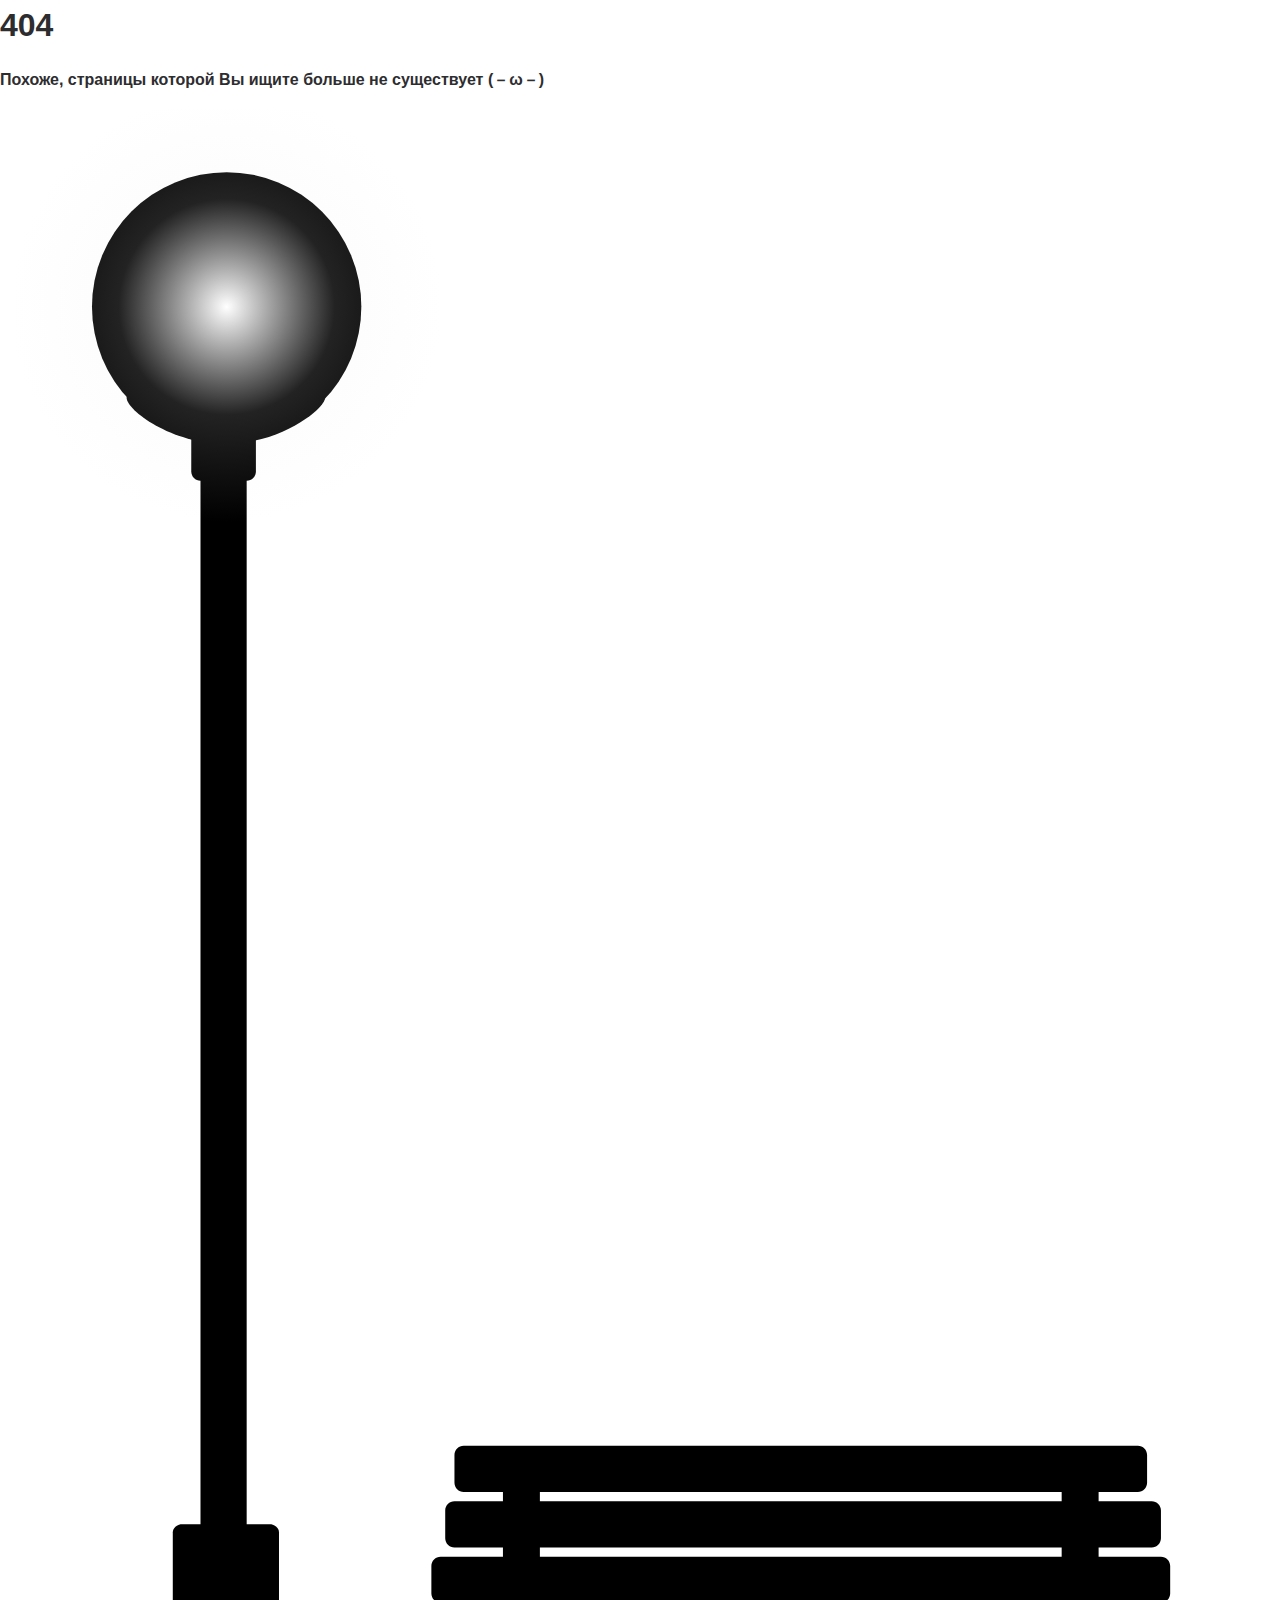
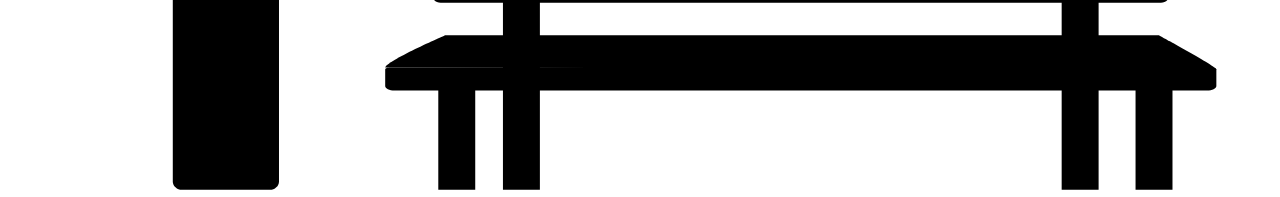
<file: page404.html>
<!DOCTYPE html>
<html lang="en">

<head>
  <meta charset="UTF-8">
  <meta name="viewport" content="width=device-width, initial-scale=1.0">
  <title>404 Error</title>
  <link rel="stylesheet" href="css/style.min.css">
</head>

<body>
  <div class="background">
    <div class="ground"></div>
  </div>
  <div class="container">
    <div class="left-section">
      <div class="inner-content">
        <h1 class="heading">404</h1>
        <p class="subheading">Похоже, страницы которой Вы ищите больше не существует (－ω－)</p>
      </div>
    </div>
    <div class="right-section">
      <svg class="svgimg" xmlns="http://www.w3.org/2000/svg" viewBox="51.5 -15.288 385 505.565">
        <g class="bench-legs">
          <path d="M202.778,391.666h11.111v98.611h-11.111V391.666z M370.833,390.277h11.111v100h-11.111V390.277z M183.333,456.944h11.111
            v33.333h-11.111V456.944z M393.056,456.944h11.111v33.333h-11.111V456.944z" />
        </g>
        <g class="top-bench">
          <path
            d="M396.527,397.917c0,1.534-1.243,2.777-2.777,2.777H190.972c-1.534,0-2.778-1.243-2.778-2.777v-8.333
            c0-1.535,1.244-2.778,2.778-2.778H393.75c1.534,0,2.777,1.243,2.777,2.778V397.917z M400.694,414.583
            c0,1.534-1.243,2.778-2.777,2.778H188.194c-1.534,0-2.778-1.244-2.778-2.778v-8.333c0-1.534,1.244-2.777,2.778-2.777h209.723
            c1.534,0,2.777,1.243,2.777,2.777V414.583z M403.473,431.25c0,1.534-1.244,2.777-2.778,2.777H184.028
            c-1.534,0-2.778-1.243-2.778-2.777v-8.333c0-1.534,1.244-2.778,2.778-2.778h216.667c1.534,0,2.778,1.244,2.778,2.778V431.25z" />
        </g>
        <g class="bottom-bench">
          <path d="M417.361,459.027c0,0.769-1.244,1.39-2.778,1.39H170.139c-1.533,0-2.777-0.621-2.777-1.39v-4.86
            c0-0.769,1.244-0.694,2.777-0.694h244.444c1.534,0,2.778-0.074,2.778,0.694V459.027z" />
          <path
            d="M185.417,443.75H400c0,0,18.143,9.721,17.361,10.417l-250-0.696C167.303,451.65,185.417,443.75,185.417,443.75z" />
        </g>
        <g id="lamp">
          <path class="lamp-details" d="M125.694,421.997c0,1.257-0.73,3.697-1.633,3.697H113.44c-0.903,0-1.633-2.44-1.633-3.697V84.917
            c0-1.257,0.73-2.278,1.633-2.278h10.621c0.903,0,1.633,1.02,1.633,2.278V421.997z" />
          <path class="lamp-accent" d="M128.472,93.75c0,1.534-1.244,2.778-2.778,2.778h-13.889c-1.534,0-2.778-1.244-2.778-2.778V79.861
            c0-1.534,1.244-2.778,2.778-2.778h13.889c1.534,0,2.778,1.244,2.778,2.778V93.75z" />

          <circle class="lamp-light" cx="119.676" cy="44.22" r="40.51" />
          <path class="lamp-details" d="M149.306,71.528c0,3.242-13.37,13.889-29.861,13.889S89.583,75.232,89.583,71.528c0-4.166,13.369-13.889,29.861-13.889
            S149.306,67.362,149.306,71.528z" />
          <radialGradient class="light-gradient" id="SVGID_1_" cx="119.676" cy="44.22" r="65"
            gradientUnits="userSpaceOnUse">
            <stop offset="0%" style="stop-color:#FFFFFF; stop-opacity: 1" />
            <stop offset="50%" style="stop-color:#EDEDED; stop-opacity: 0.5">
              <animate attributeName="stop-opacity" values="0.0; 0.5; 0.0" dur="5000ms" repeatCount="indefinite">
              </animate>
            </stop>
            <stop offset="100%" style="stop-color:#EDEDED; stop-opacity: 0" />
          </radialGradient>
          <circle class="lamp-light__glow" fill="url(#SVGID_1_)" cx="119.676" cy="44.22" r="65" />
          <path class="lamp-bottom" d="M135.417,487.781c0,1.378-1.244,2.496-2.778,2.496H106.25c-1.534,0-2.778-1.118-2.778-2.496v-74.869
            c0-1.378,1.244-2.495,2.778-2.495h26.389c1.534,0,2.778,1.117,2.778,2.495V487.781z" />
        </g>
      </svg>
    </div>
  </div>
</body>

</html>
</file>
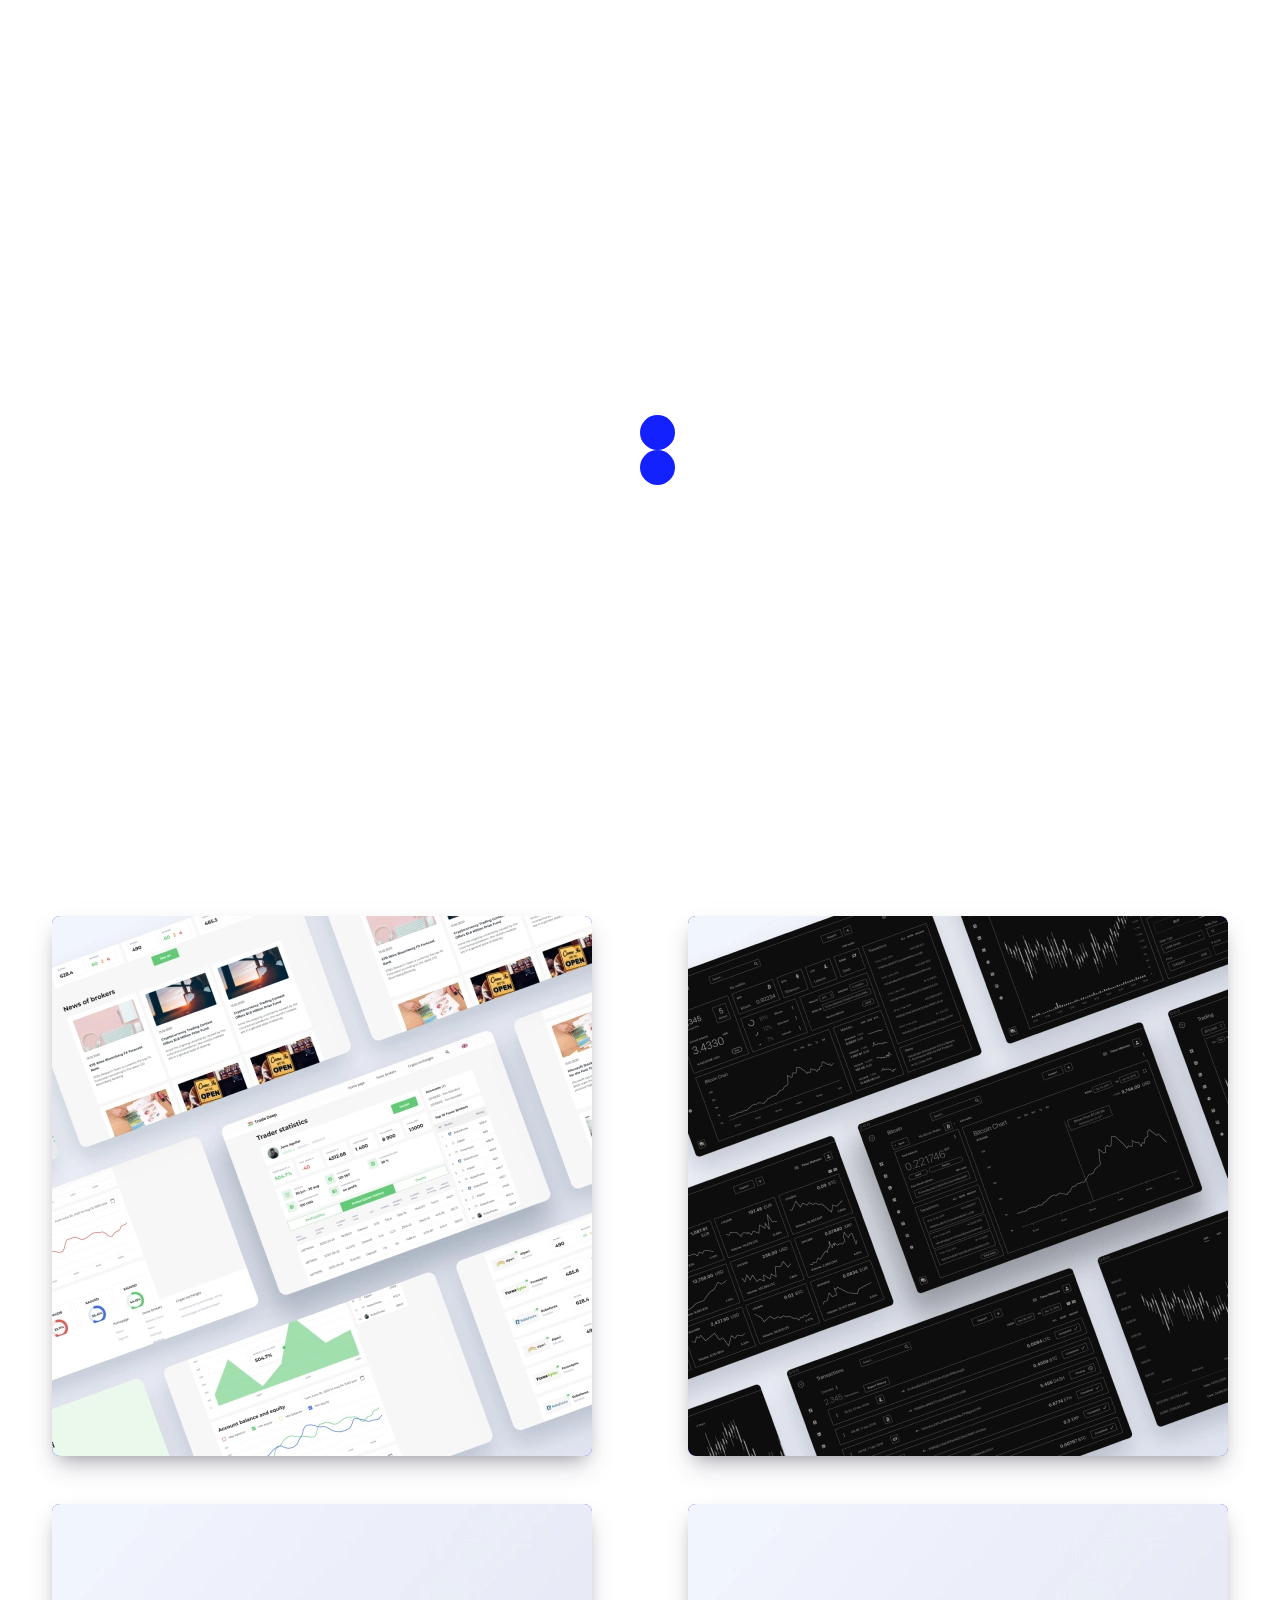
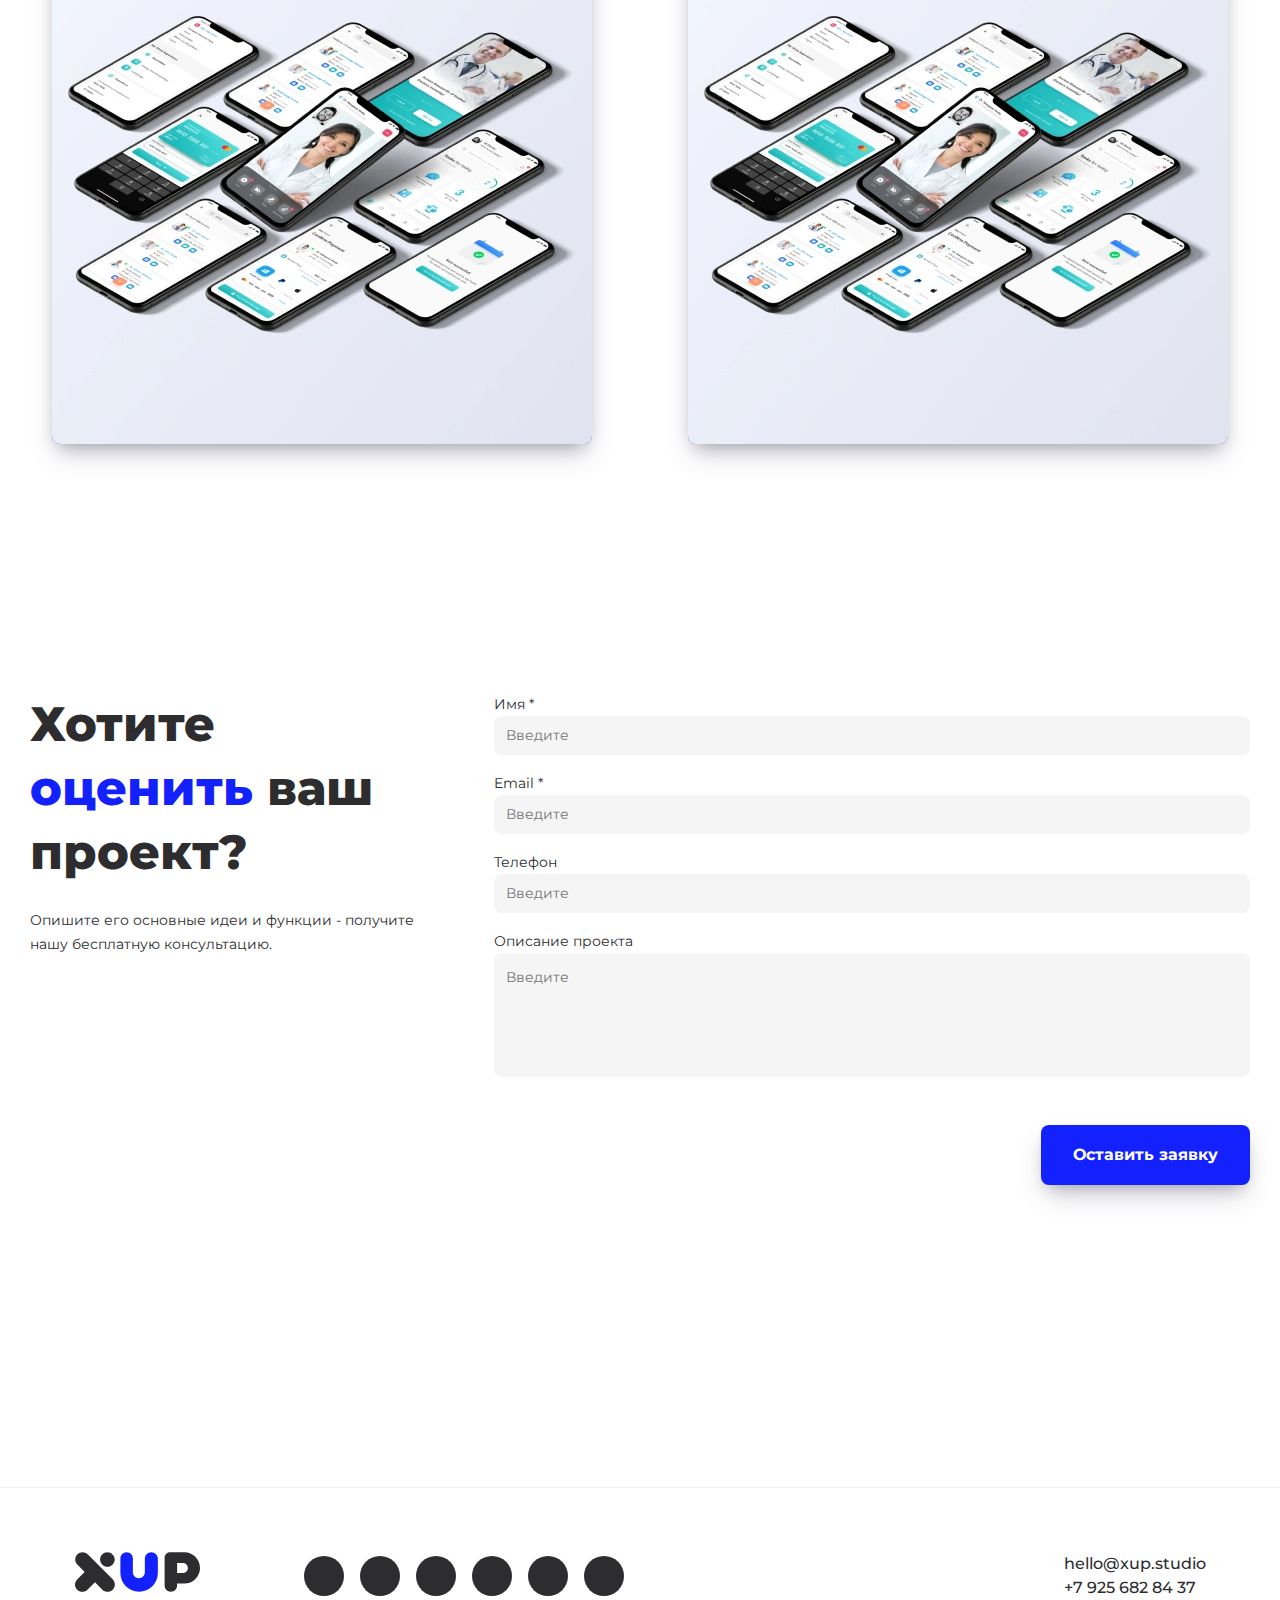
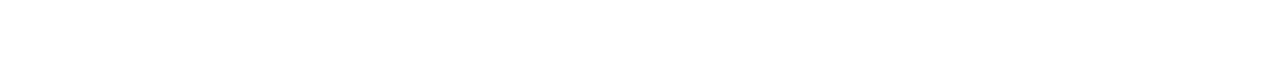
<file: portfolio.html>
<!DOCTYPE html>
<html lang="en">

<head>
  <meta charset="UTF-8">
  <meta name="viewport" content="width=device-width, initial-scale=1.0">
  <link rel="stylesheet" href="css/style.min.css">
  <title>Портфолио</title>
  <link rel="preconnect" href="https://fonts.gstatic.com">
  <script>
    FontAwesomeConfig = {
      searchPseudoElements: true
    }
  </script>
  <link rel="stylesheet" href="https://use.fontawesome.com/releases/v5.6.1/css/all.css"
    integrity="sha384-gfdkjb5BdAXd+lj+gudLWI+BXq4IuLW5IT+brZEZsLFm++aCMlF1V92rMkPaX4PP" crossorigin="anonymous">
  <link href="https://fonts.googleapis.com/css2?family=Montserrat:wght@400;500;600;700;800&display=swap"
    rel="stylesheet">
  <script src="https://ajax.googleapis.com/ajax/libs/jquery/2.2.4/jquery.min.js"></script>
  <script src="js/scroll-progressBar.js"></script>
</head>

<body>

  <!-- Loader -->
  <div class="preloader">
    <div class="preloader__row">
      <div class="preloader__item"></div>
      <div class="preloader__item"></div>
    </div>
  </div>

  <!-- Header -->
  <header class="header" id="header" role="banner">
    <div class="container">
      <div class="header__inner">
        <div class="header__logo">
          <a href="index.html"><img src="img/svg/logo-header.svg" alt=""></a>
        </div>
        <nav class="nav">
          <a class="nav__link active" href="portfolio.html">Портфолио</a>
          <a class="nav__link" href="ux-analysis.html">Исследования</a>
          <a class="nav__link" href="projection.html">Проектирование</a>
          <a class="nav__link" href="ui-design.html">UI дизайн</a>
          <a class="nav__link" href="usability.html">Юзабилити</a>
          <a class="nav__link" href="#">Контакты</a>
        </nav>
        <div class="header__button">
          <div class="header__button__inner">
            <a class="buttonBrief" href="#">Заполнить бриф</a>
          </div>
        </div>
      </div> <!-- /.header__inner -->
      <div class="burger-menu">
        <a href="#" class="burger-menu__button">
          <span class="burger-menu__lines">
            <div class="burger-menu__nav">
              <a href="portfolio.html" class="burger__link">Портфолио</a>
              <a href="ux-analysis.html" class="burger__link">Исследования</a>
              <a href="projection.html" class="burger__link">Проектирование</a>
              <a href="ui-design.html" class="burger__link">UI дизайн</a>
              <a href="usability.html" class="burger__link">Юзабилити</a>
              <a href="contacts.html" class="burger__link">Контакты</a>
              <div class="header__button">
                <div class="header__button__inner">
                  <a class="buttonBrief" href="#">Заполнить бриф</a>
                </div>
              </div>
            </div>
        </a>
      </div>

      <div class="burger-menu__overlay"></div>
    </div>
    <div class="progress-container">
      <div class="progress-bar" id="myBar"></div>
    </div>
  </header>

  <!-- Examples -->

  <div class="examples portfolio__examples">
    <div class="container">
      <div class="section__header">
        <div class="section__title">
          <h1>Наши <span class="wordBlue">работы</span></h1>
        </div>
      </div>

      <div class="examples__gallery">
        <div class="examples__gallery__inner">


          <div class="examples__gallery__item">
            <div class="examples__gallery__photo">
              <picture>
                <source srcset="img/portfolio/1.webp">
                <img src="img/portfolio/1.jpg" alt="">
              </picture>
            </div>

            <div class="examples__item__text">
              <div class="examples__gallery__title">
                <h4>Doc Toc</h4>
              </div>

              <div class="examples__gallery__suptitle">
                <h4>Doc Toc - мобильно приложение для записи к доктору</h4>
              </div>

              <div class="examples__gallery__button">
                <div class="gallery__button__inner">
                  <a href="page404.html">Смотреть проект</a>
                </div>
              </div>
            </div>
          </div><!-- /.examples__gallery__item -->

          <div class="examples__gallery__item">
            <div class="examples__gallery__photo">
              <picture>
                <source srcset="img/portfolio/2.webp">
                <img src="img/portfolio/2.jpg" alt="">
              </picture>
            </div>

            <div class="examples__item__text">
              <div class="examples__gallery__title">
                <h4>Uber Rent</h4>
              </div>

              <div class="examples__gallery__suptitle">
                <h4>Uber Rent - сервис краткосрочной аренды недвижимости для юридических лиц</h4>
              </div>

              <div class="examples__gallery__button">
                <div class="gallery__button__inner">
                  <a href="uber-rent.html">Смотреть проект</a>
                </div>
              </div>
            </div>
          </div><!-- /.examples__gallery__item -->

          <div class="examples__gallery__item">
            <div class="examples__gallery__photo">
              <picture>
                <source srcset="img/portfolio/3.webp">
                <img src="img/portfolio/3.jpg" alt="">
              </picture>
            </div>

            <div class="examples__item__text">
              <div class="examples__gallery__title">
                <h4>Doc Toc</h4>
              </div>

              <div class="examples__gallery__suptitle">
                <h4>Doc Toc - мобильно приложение для записи к доктору</h4>
              </div>

              <div class="examples__gallery__button">
                <div class="gallery__button__inner">
                  <a href="page404.html">Смотреть проект</a>
                </div>
              </div>
            </div>
          </div><!-- /.examples__gallery__item -->

          <div class="examples__gallery__item">
            <div class="examples__gallery__photo">
              <picture>
                <source srcset="img/portfolio/4.webp">
                <img src="img/portfolio/4.jpg" alt="">
              </picture>
            </div>

            <div class="examples__item__text">
              <div class="examples__gallery__title">
                <h4>Tradex</h4>
              </div>

              <div class="examples__gallery__suptitle">
                <h4>TradeX - платформа для криптотрейдинга и управления массовой торговлей</h4>
              </div>

              <div class="examples__gallery__button">
                <div class="gallery__button__inner">
                  <a href="tradex.html">Смотреть проект</a>
                </div>
              </div>
            </div>
          </div><!-- /.examples__gallery__item -->

          <div class="examples__gallery__item">
            <div class="examples__gallery__photo">
              <picture>
                <source srcset="img/portfolio/1.webp">
                <img src="img/portfolio/1.jpg" alt="">
              </picture>
            </div>

            <div class="examples__item__text">
              <div class="examples__gallery__title">
                <h4>Doc Toc</h4>
              </div>

              <div class="examples__gallery__suptitle">
                <h4>Doc Toc - мобильно приложение для записи к доктору</h4>
              </div>

              <div class="examples__gallery__button">
                <div class="gallery__button__inner">
                  <a href="page404.html">Смотреть проект</a>
                </div>
              </div>
            </div>
          </div><!-- /.examples__gallery__item -->

          <div class="examples__gallery__item">
            <div class="examples__gallery__photo">
              <picture>
                <source srcset="img/portfolio/1.webp">
                <img src="img/portfolio/4.jpg" alt="">
              </picture>
            </div>

            <div class="examples__item__text">
              <div class="examples__gallery__title">
                <h4>Doc Toc</h4>
              </div>

              <div class="examples__gallery__suptitle">
                <h4>Doc Toc - мобильно приложение для записи к доктору</h4>
              </div>

              <div class="examples__gallery__button">
                <div class="gallery__button__inner">
                  <a href="page404.html">Смотреть проект</a>
                </div>
              </div>
            </div>
          </div><!-- /.examples__gallery__item -->


        </div> <!-- /.examples__gallery__inner -->
      </div> <!-- /.examples__gallery -->
    </div> <!-- /.container -->
  </div> <!-- /.examples -->

  <div class="rateUs">
    <div class="container">
      <div class="rateUs__wrapper">
        <div class="rateUs__inner">
          <div class="rateUs__text">
            <div class="rateUs__text__title">
              <h1>Хотите <span class="wordBlue">оценить</span> ваш проект?</h1>
            </div>
            <div class="rateUs__text__suptitle">
              <h4>
                Опишите его основные идеи и функции - получите нашу бесплатную консультацию.
              </h4>
            </div>
          </div> <!-- /.rateUs__text -->

          <div class="rateUs__contact">
            <form class="contact__form" action="" method="post" name="contact_form">
              <ul>
                <li>
                  <h2>Имя *</h2>
                </li>
                <li>
                  <input class="contact__input" type="text" name="name" placeholder="Введите" />
                </li>
              </ul>

              <ul>
                <li>
                  <h2>Email *</h2>
                </li>
                <li>
                  <input class="contact__input" type="text" name="email" placeholder="Введите" />
                </li>
              </ul>

              <ul>
                <li>
                  <h2>Телефон</h2>
                </li>
                <li>
                  <input class="contact__input" type="text" name="phone" placeholder="Введите" />
                </li>
              </ul>

              <ul>
                <li>
                  <h2>Описание проекта</h2>
                </li>
                <li>
                  <textarea class="contact__textarea" name="project" placeholder="Введите"
                    style="resize: none;"></textarea>
                </li>
              </ul>

              <ul>
                <li>
                  <div class="send__button">
                    <div class="send__button__inner">
                      <a href="#">Оставить заявку</a>
                    </div>
                  </div>
                </li>
              </ul>

            </form>
          </div>
        </div> <!-- rateUs__inner -->
      </div> <!-- /.rateUs__wrapper -->
    </div> <!-- /.container -->
  </div> <!-- /.rateUs -->

  <footer class="footer">
    <div class="container">
      <div class="footer__inner">
        <div class="footer__logo">
          <img src="img/svg/logo-footer.svg">
        </div>
        <div class="footer__social">
          <div class="footer__social__item">
            <a class="social" target="_blank"><i class="fab fa-behance"></i></a>
          </div>
          <div class="footer__social__item">
            <a class="social" target="_blank"><i class="fab fa-dribbble"></i></a>
          </div>
          <div class="footer__social__item">
            <a class="social" target="_blank"><i class="fab fa-facebook-f"></i></a>
          </div>
          <div class="footer__social__item">
            <a class="social" target="_blank"><i class="fab fa-instagram"></i></a>
          </div>
          <div class="footer__social__item">
            <a class="social" target="_blank"></a><i class="fab fa-vk"></i></a>
          </div>
          <div class="footer__social__item">
            <a class="social" target="_blank"><i class="fab fa-telegram-plane"></i></a>
          </div>
        </div>
        <div class="footer__contacts">
          <div class="footer__contacts__inner">
            <div class="footer__contacts__email">
              <div class="email__icon">
                <i class="fas fa-envelope"></i>
              </div>
              <div class="email">hello@xup.studio</div>
            </div>
            <div class="footer__contacts__phone">
              <div class="phone__icon">
                <i class="fas fa-mobile-alt"></i>
              </div>
              <div class="phone">+7 925 682 84 37</div>
            </div>
          </div> <!-- /.footer__contacts__inner -->
        </div> <!-- /.footer__contacts -->
      </div> <!-- /.footer__inner -->
    </div> <!-- /.container -->
  </footer> <!-- /.footer -->
  <a class="up_down_btn" title="Наверх">&uarr;</a>
</body>
<script src="js/loader.js"></script>
<script src="js/header-fixed.js"></script>
<script src="js/scrollButton.js"></script>
<script src="js/mobileMenu.js"></script>

</html>
</file>
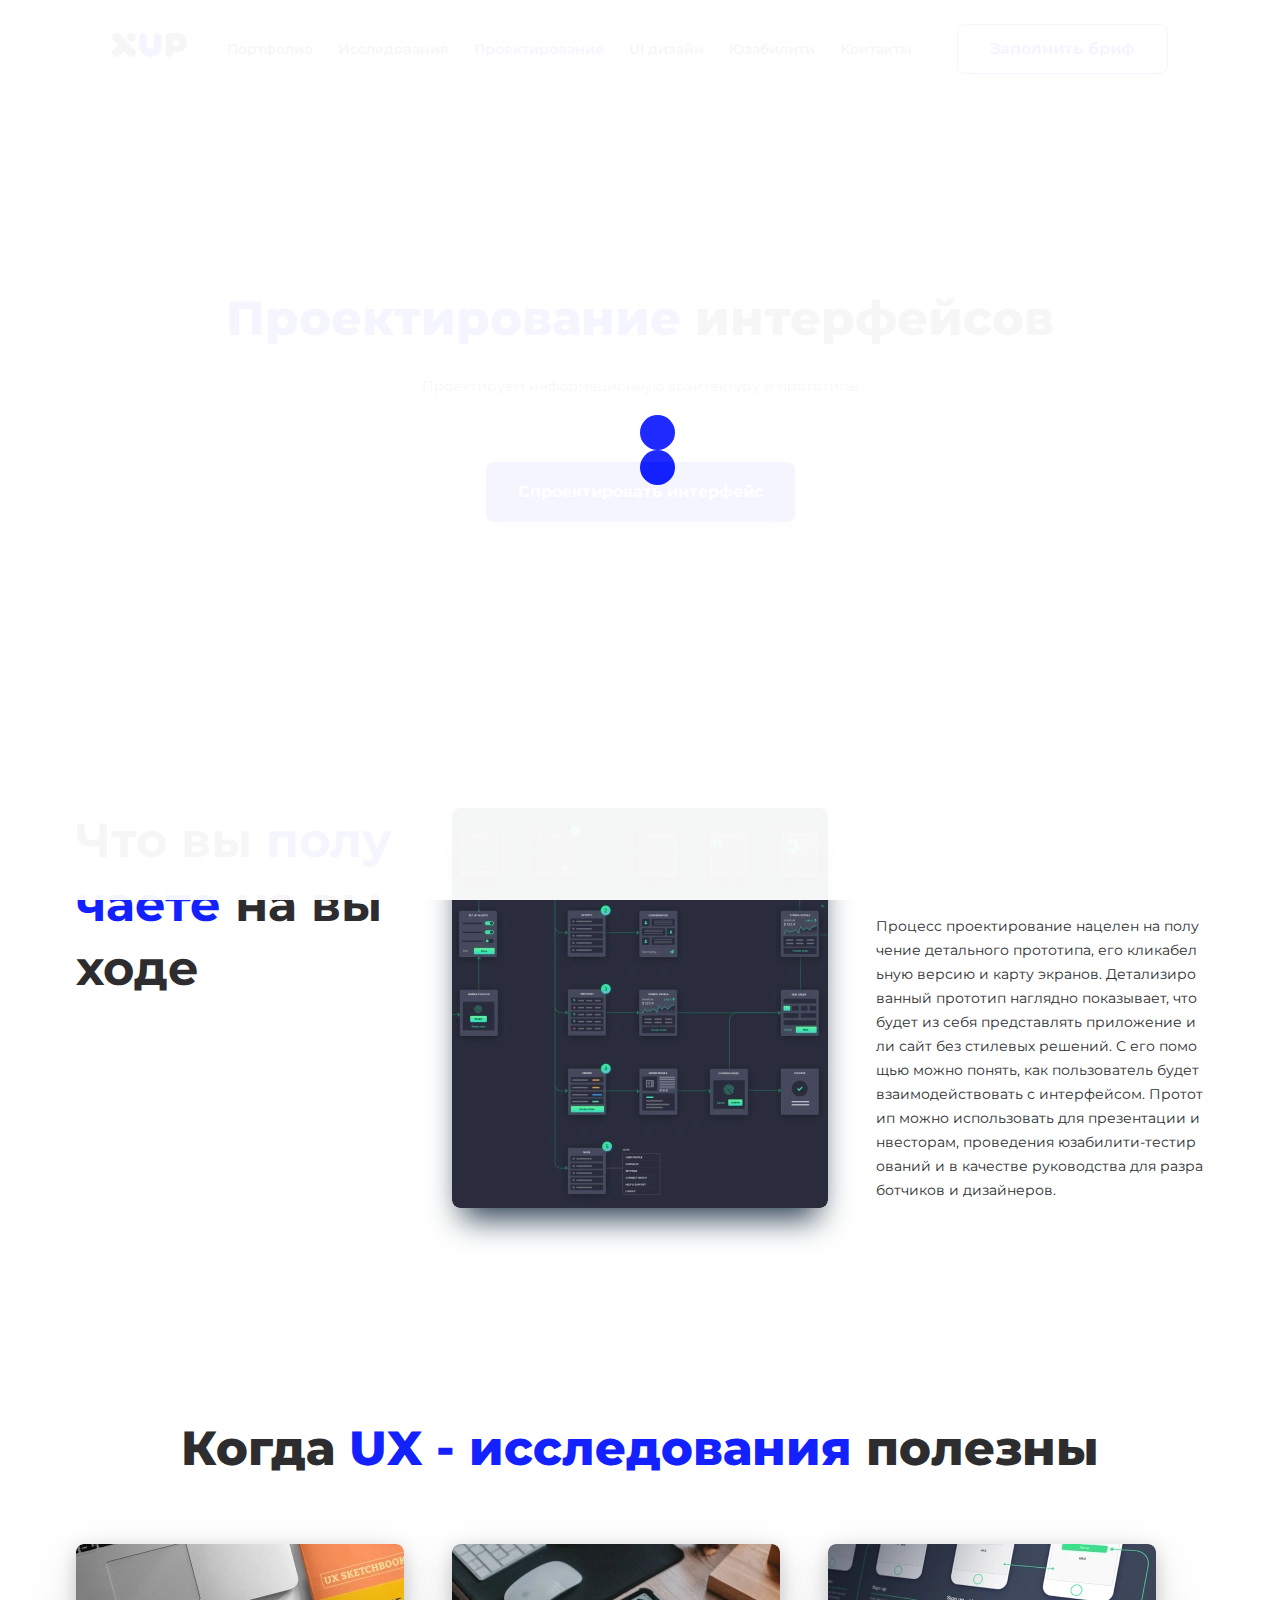
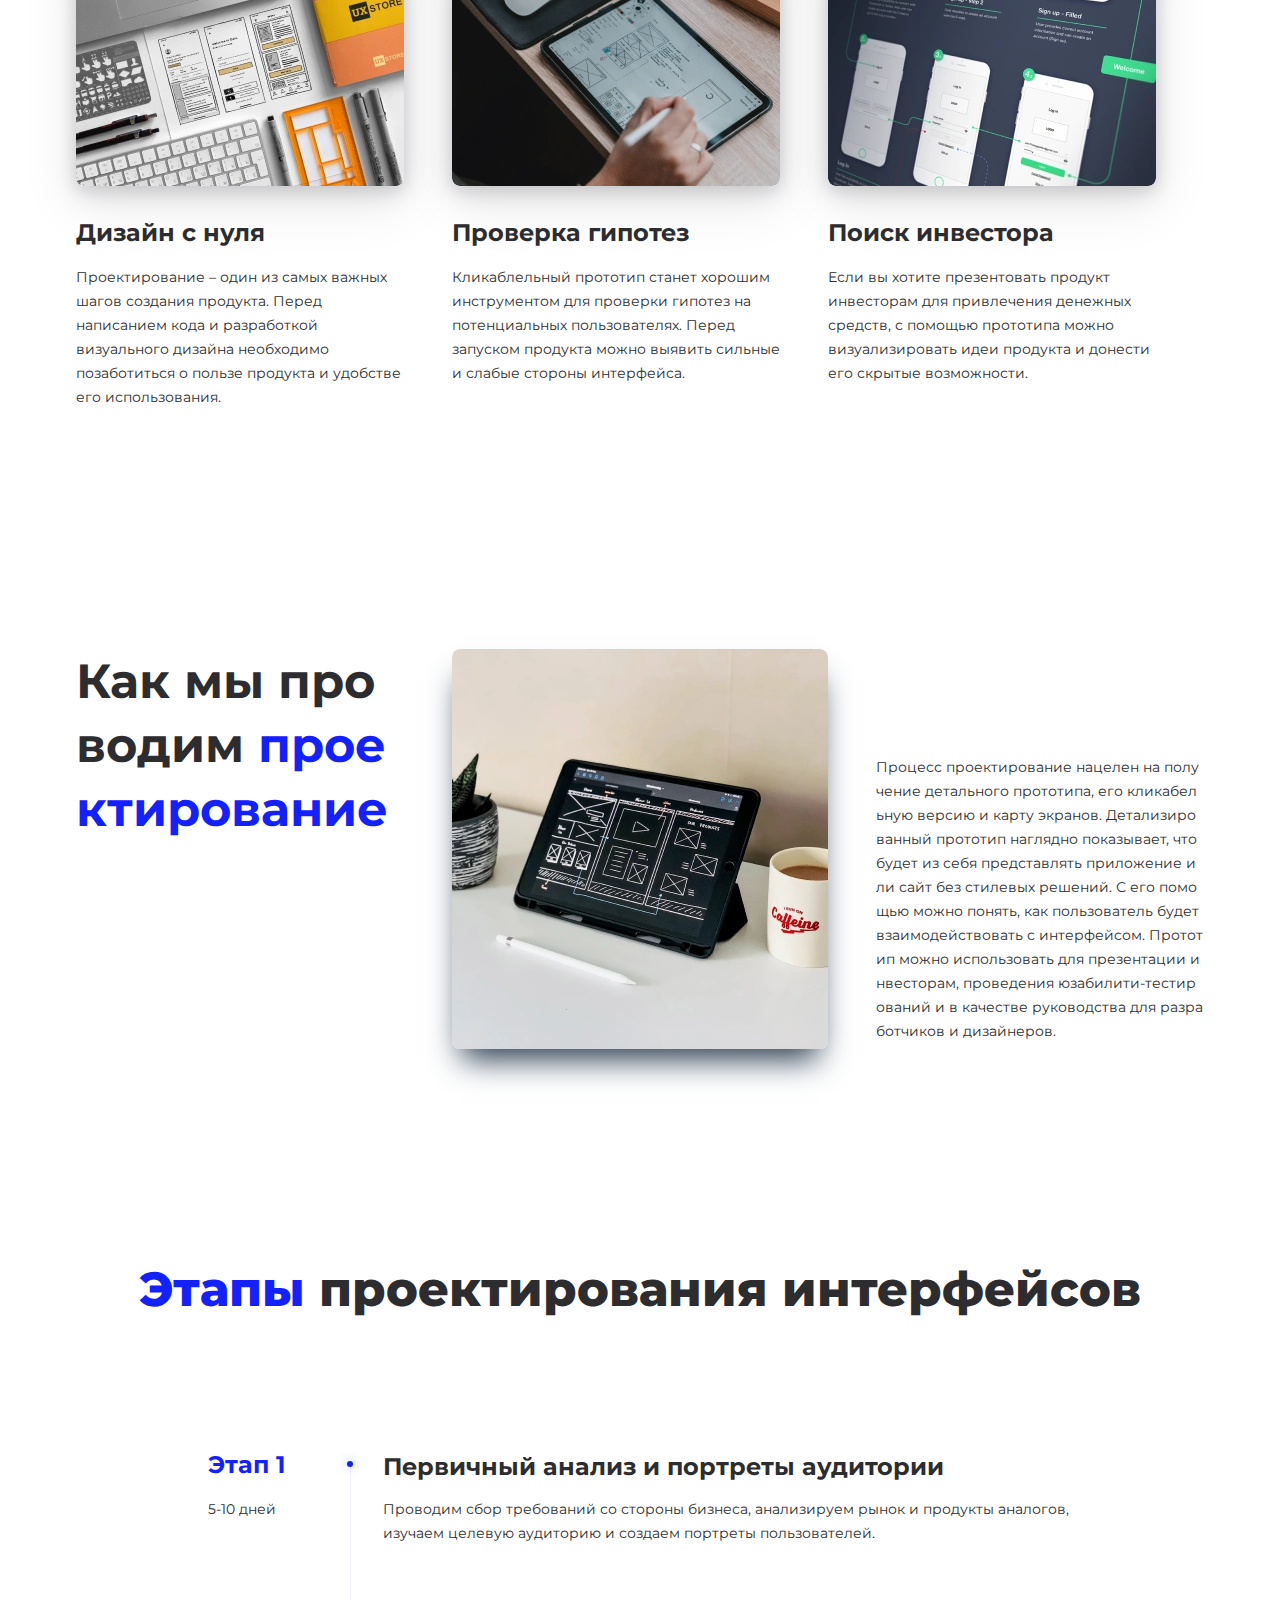
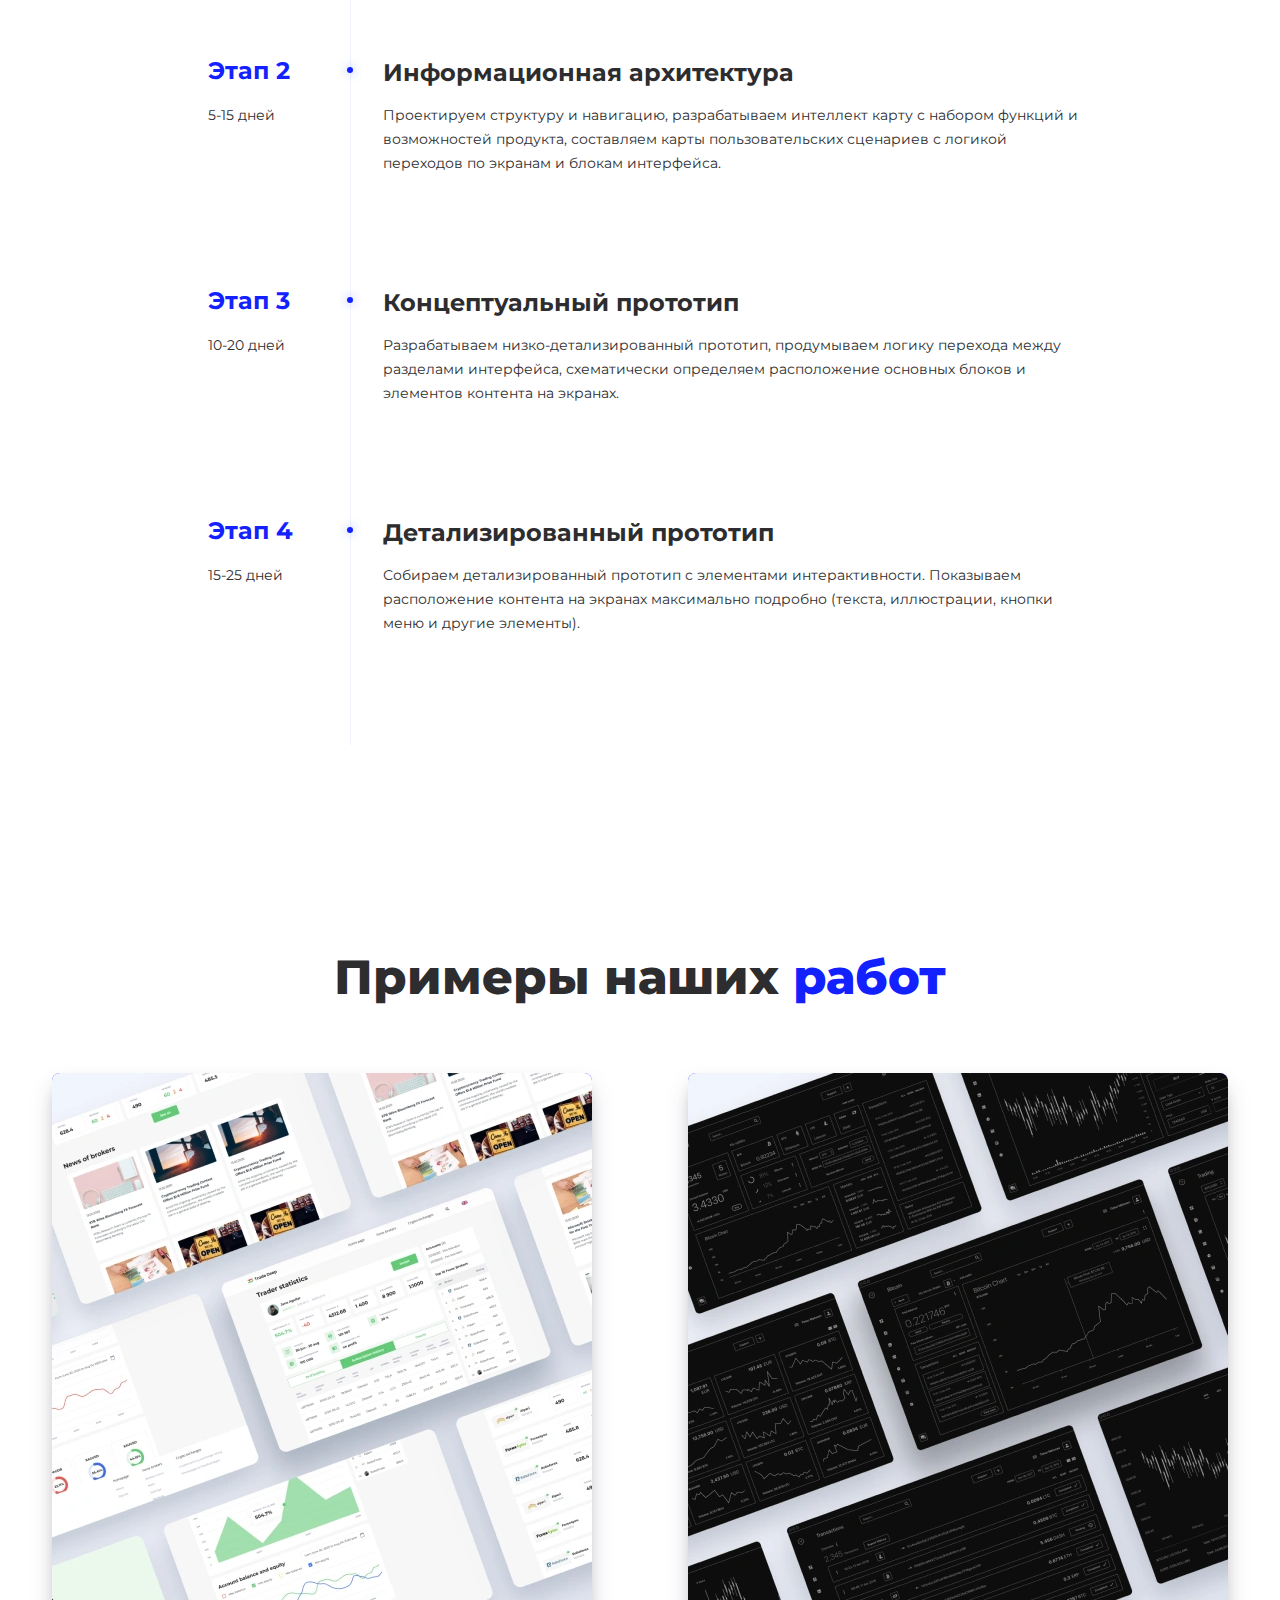
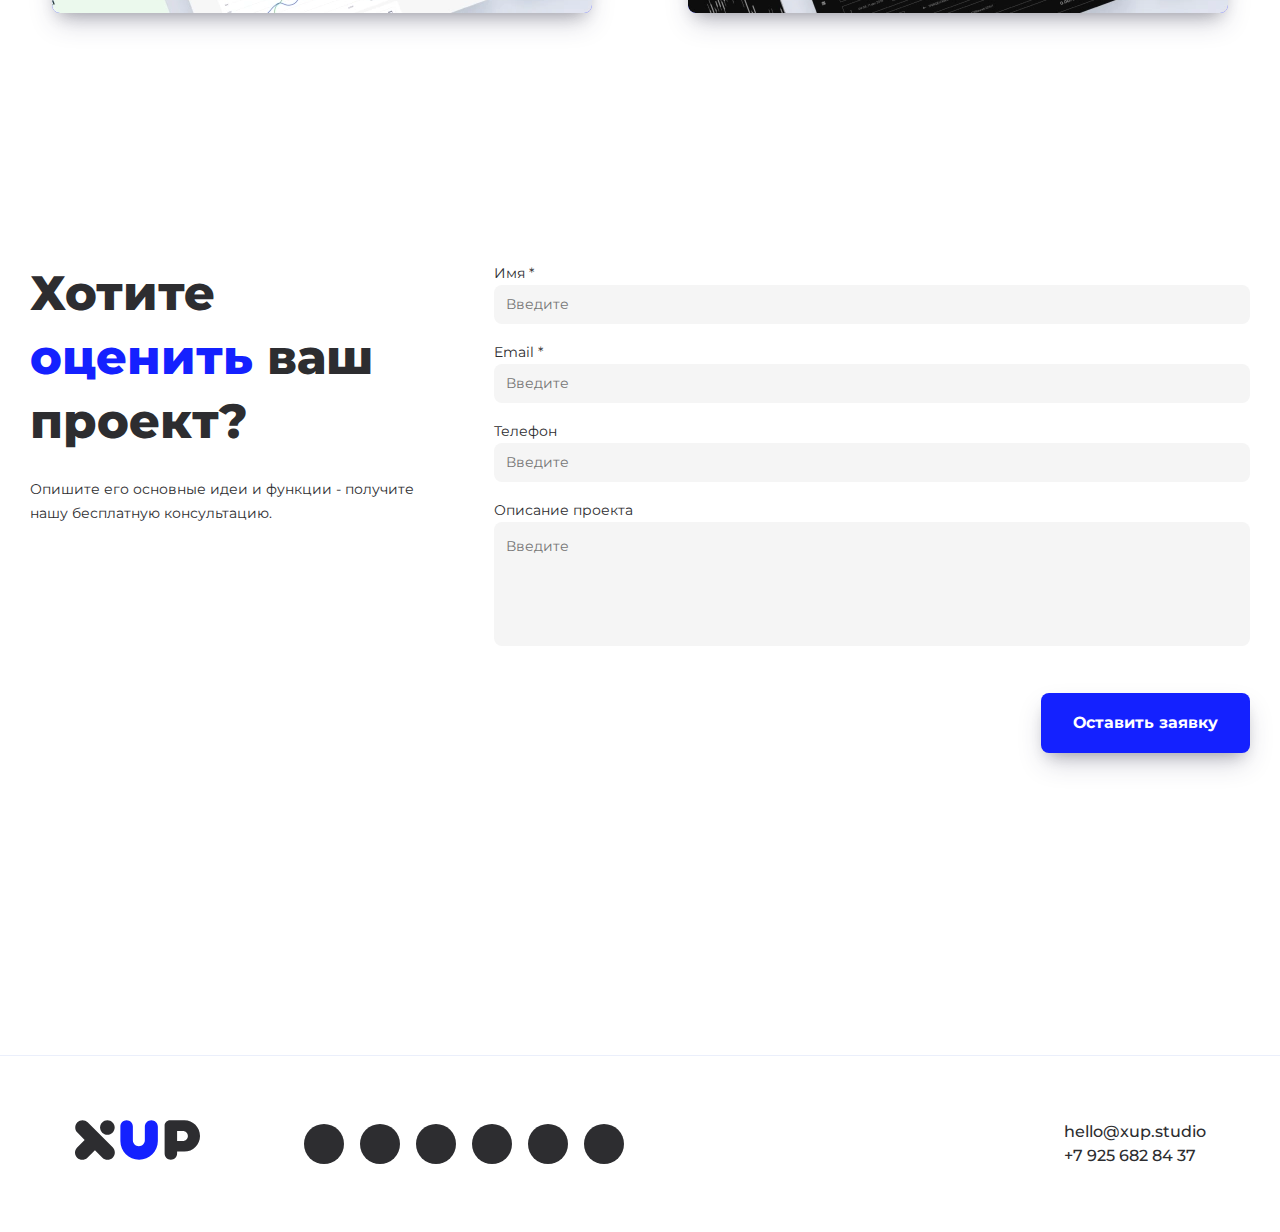
<file: projection.html>
<!DOCTYPE html>
<html lang="en">

<head>
  <meta charset="UTF-8">
  <meta name="viewport" content="width=device-width, initial-scale=1.0">
  <title>Проектирование</title>
  <link rel="stylesheet" href="css/style.min.css">
  <link rel="preconnect" href="https://fonts.gstatic.com">
  <script>
    FontAwesomeConfig = {
      searchPseudoElements: true
    }
  </script>
  <link rel="stylesheet" href="https://use.fontawesome.com/releases/v5.6.1/css/all.css"
    integrity="sha384-gfdkjb5BdAXd+lj+gudLWI+BXq4IuLW5IT+brZEZsLFm++aCMlF1V92rMkPaX4PP" crossorigin="anonymous">
  <link href="https://fonts.googleapis.com/css2?family=Montserrat:wght@400;500;600;700;800&display=swap"
    rel="stylesheet">
  <script src="https://ajax.googleapis.com/ajax/libs/jquery/2.2.4/jquery.min.js"></script>
  <script src="js/scroll-progressBar.js"></script>
</head>

<body>

  <!-- Loader -->
  <div class="preloader">
    <div class="preloader__row">
      <div class="preloader__item"></div>
      <div class="preloader__item"></div>
    </div>
  </div>

  <!-- Header -->
  <header class="header" id="header" role="banner">
    <div class="container">
      <div class="header__inner">
        <div class="header__logo">
          <a href="index.html"><img src="img/svg/logo-header.svg" alt=""></a>
        </div>
        <nav class="nav">
          <a class="nav__link" href="portfolio.html">Портфолио</a>
          <a class="nav__link" href="ux-analysis.html">Исследования</a>
          <a class="nav__link active" href="projection.html">Проектирование</a>
          <a class="nav__link" href="ui-design.html">UI дизайн</a>
          <a class="nav__link" href="usability.html">Юзабилити</a>
          <a class="nav__link" href="#">Контакты</a>
        </nav>
        <div class="header__button">
          <div class="header__button__inner">
            <a class="buttonBrief" href="#">Заполнить бриф</a>
          </div>
        </div>
      </div> <!-- /.header__inner -->
      <div class="burger-menu">
        <a href="#" class="burger-menu__button">
          <span class="burger-menu__lines">
            <div class="burger-menu__nav">
              <a href="portfolio.html" class="burger__link">Портфолио</a>
              <a href="ux-analysis.html" class="burger__link">Исследования</a>
              <a href="projection.html" class="burger__link">Проектирование</a>
              <a href="ui-design.html" class="burger__link">UI дизайн</a>
              <a href="usability.html" class="burger__link">Юзабилити</a>
              <a href="contacts.html" class="burger__link">Контакты</a>
              <div class="header__button">
                <div class="header__button__inner">
                  <a class="buttonBrief" href="#">Заполнить бриф</a>
                </div>
              </div>
            </div>
        </a>
      </div>

      <div class="burger-menu__overlay"></div>
    </div>
    <div class="progress-container">
      <div class="progress-bar" id="myBar"></div>
    </div>
  </header>

  <!-- Intro -->

  <div class="intro">
    <div class="container">
      <div class="intro__inner">
        <h1 class="intro__title">
          <span class="wordBlue">Проектирование</span> интерфейсов
        </h1>
        <h4 class="intro__suptitle">
          Проектируем информационную архитектуру и прототипы
        </h4>
        <div class="intro__button">
          <div class="intro__button__inner">
            <a class="buttonIntro" href="#">Спроектировать интерфейс</a>
          </div>
        </div>
      </div>
    </div> <!-- /.container -->
  </div> <!-- /.intro -->

  <!-- A litle section -->
  <div class="section__team">
    <div class="container">
      <div class="section__team__inner">
        <div class="team__text--1">
          <h1>Что вы <span class="wordBlue">получаете</span> на выходе</h1>
        </div>

        <div class="team__photo__inner">
          <picture>
            <source srcset="img/projection/section-team/1.webp">
            <img src="img/projection/section-team/1.webp" alt="">
          </picture>
        </div>

        <div class="team__text--2">
          <p>
            Процесс проектирование нацелен на получение детального прототипа, его кликабельную версию и карту экранов.
            Детализированный прототип наглядно показывает, что будет из себя представлять приложение или сайт без
            стилевых решений. С его помощью можно понять, как пользователь будет взаимодействовать с интерфейсом.
            Прототип можно использовать для презентации инвесторам, проведения юзабилити-тестирований и в качестве
            руководства для разработчиков и дизайнеров.
          </p>
        </div>
      </div> <!-- /.section__team__inner -->
    </div> <!-- /.container -->
  </div> <!-- /.section__team -->

  <div class="cooperation">
    <div class="container">
      <div class="section__header">
        <div class="section__title">
          <h1>Когда <span class="wordBlue">UX - исследования</span> полезны</h1>
        </div>
      </div>

      <div class="cooperation__gallery">
        <div class="cooperation__gallery__inner">


          <div class="cooperation__gallery__item">
            <div class="cooperation__gallery__photo">
              <picture>
                <source srcset="img/projection/cooperation/1.webp">
                <img src="img/projection/cooperation/1.png" alt="">
              </picture>
            </div>
            <div class="cooperation__gallery__text">
              <div class="cooperation__gallery__title">
                <h1>Дизайн с нуля</h1>
              </div>
              <div class="cooperation__gallery__suptitle">
                <p>Проектирование – один из самых важных шагов создания продукта. Перед написанием кода и разработкой
                  визуального дизайна необходимо позаботиться о пользе продукта и удобстве его использования.</p>
              </div>
            </div>
          </div> <!-- /.cooperation__gallery__item -->

          <div class="cooperation__gallery__item">
            <div class="cooperation__gallery__photo">
              <picture>
                <source srcset="img/projection/cooperation/2.webp">
                <img src="img/projection/cooperation/2.png" alt="">
              </picture>
            </div>
            <div class="cooperation__gallery__text">
              <div class="cooperation__gallery__title">
                <h1>Проверка гипотез</h1>
              </div>
              <div class="cooperation__gallery__suptitle">
                <p>Кликаблельный прототип станет хорошим инструментом для проверки гипотез на потенциальных
                  пользователях. Перед запуском продукта можно выявить сильные и слабые стороны интерфейса.</p>
              </div>
            </div> <!-- /.cooperation__gallery__text -->
          </div> <!-- /.cooperation__gallery__item -->

          <div class="cooperation__gallery__item">
            <div class="cooperation__gallery__photo">
              <picture>
                <source srcset="img/projection/cooperation/3.webp">
                <img src="img/projection/cooperation/3.png" alt="">
              </picture>
            </div>
            <div class="cooperation__gallery__text">
              <div class="cooperation__gallery__title">
                <h1>Поиск инвестора</h1>
              </div>
              <div class="cooperation__gallery__suptitle">
                <p>Если вы хотите презентовать продукт инвесторам для привлечения денежных средств, с помощью прототипа
                  можно визуализировать идеи продукта и донести его скрытые возможности.</p>
              </div>
            </div> <!-- /.cooperation__gallery__text -->
          </div> <!-- /.cooperation__gallery__item -->


        </div> <!-- /.cooperation__gallery__inner -->
      </div> <!-- /.cooperation__gallery -->
    </div> <!-- /.container -->
  </div> <!-- /.cooperation -->

  <!-- A litle section -->
  <div class="section__team">
    <div class="container">
      <div class="section__team__inner">
        <div class="team__text--1 wordBreak">
          <h1>Как мы проводим <span class="wordBlue">проектированиe</span></h1>
        </div>

        <div class="team__photo__inner">
          <picture>
            <source srcset="img/projection/section-team/2.webp">
            <img src="img/projection/section-team/2.png" alt="">
          </picture>
        </div>

        <div class="team__text--2">
          <p>
            Процесс проектирование нацелен на получение детального прототипа, его кликабельную версию и карту экранов.
            Детализированный прототип наглядно показывает, что будет из себя представлять приложение или сайт без
            стилевых решений. С его помощью можно понять, как пользователь будет взаимодействовать с интерфейсом.
            Прототип можно использовать для презентации инвесторам, проведения юзабилити-тестирований и в качестве
            руководства для разработчиков и дизайнеров.
          </p>
        </div>
      </div> <!-- /.section__team__inner -->
    </div> <!-- /.container -->
  </div> <!-- /.section__team -->

  <!-- Stages -->
  <div class="stages">
    <div class="container">
      <div class="section__header">
        <div class="section__title">
          <h1><span class="wordBlue">Этапы</span> проектирования интерфейсов</h1>
        </div>
      </div>

      <div class="stages__wrapper">
        <div class="stages__inner">
          <div class="timeline">
            <div class="stage__col-type-1">

              <div class="stage stage-type-1">
                <h4><span class="wordBlue">Этап 1</span></h4>
                <h5>5-10 дней</h5>
                <div class="stages__row">
                  <div class="stages__text">
                    <div class="stages__title">
                      <h3>Первичный анализ и портреты аудитории</h3>
                    </div>
                    <div class="stages__suptitle">
                      <p>Проводим сбор требований со стороны бизнеса, анализируем рынок и продукты аналогов, изучаем
                        целевую аудиторию и создаем портреты пользователей.</p>
                    </div>
                  </div>
                </div>
              </div>

              <div class="stage stage-type-1">
                <h4><span class="wordBlue">Этап 2</span></h4>
                <h5>5-15 дней</h5>
                <div class="stages__row">
                  <div class="stages__text">
                    <div class="stages__title">
                      <h3>Информационная архитектура</h3>
                    </div>
                    <div class="stages__suptitle">
                      <p>Проектируем структуру и навигацию, разрабатываем интеллект карту с набором функций и
                        возможностей продукта, составляем карты пользовательских сценариев с логикой переходов по
                        экранам и блокам интерфейса.</p>
                    </div>
                  </div>
                </div>
              </div>

              <div class="stage stage-type-1">
                <h4><span class="wordBlue">Этап 3</span></h4>
                <h5>10-20 дней</h5>
                <div class="stages__row">
                  <div class="stages__text">
                    <div class="stages__title">
                      <h3>Концептуальный прототип</h3>
                    </div>
                    <div class="stages__suptitle">
                      <p>Разрабатываем низко-детализированный прототип, продумываем логику перехода между разделами
                        интерфейса, схематически определяем расположение основных блоков и элементов контента на
                        экранах.</p>
                    </div>
                  </div>
                </div>
              </div>

              <div class="stage stage-type-1">
                <h4><span class="wordBlue">Этап 4</span></h4>
                <h5>15-25 дней</h5>
                <div class="stages__row">
                  <div class="stages__text">
                    <div class="stages__title">
                      <h3>Детализированный прототип</h3>
                    </div>
                    <div class="stages__suptitle">
                      <p>Собираем детализированный прототип с элементами интерактивности. Показываем расположение
                        контента на экранах максимально подробно (текста, иллюстрации, кнопки меню и другие элементы).
                      </p>
                    </div>
                  </div>
                </div>
              </div>
            </div> <!-- /.stages__col -->
          </div> <!-- /.timeline -->
        </div> <!-- /.stages__inner -->
      </div> <!-- /.stages__wrapper -->
    </div> <!-- /.container -->
  </div> <!-- /.stages -->

  <!-- Examples -->
  <div class="examples">
    <div class="container">
      <div class="section__header">
        <div class="section__title">
          <h1>Примеры наших <span class="wordBlue">работ</span></h1>
        </div>
      </div>

      <div class="examples__gallery">
        <div class="examples__gallery__inner">


          <div class="examples__gallery__item">
            <div class="examples__gallery__photo">
              <picture>
                <source srcset="img/projection/jobs/1.webp">
                <img src="img/projection/jobs/1.jpg" alt="">
              </picture>
            </div>

            <div class="examples__item__text">
              <div class="examples__gallery__title">
                <h4>Doc Toc</h4>
              </div>

              <div class="examples__gallery__suptitle">
                <h4>Doc Toc - мобильно приложение для записи к доктору</h4>
              </div>

              <div class="examples__gallery__button">
                <div class="gallery__button__inner">
                  <a href="page404.html">Смотреть проект</a>
                </div>
              </div>
            </div>
          </div><!-- /.examples__gallery__item -->

          <div class="examples__gallery__item">
            <div class="examples__gallery__photo">
              <picture>
                <source srcset="img/projection/jobs/2.webp">
                <img src="img/projection/jobs/2.jpg" alt="">
              </picture>
            </div>

            <div class="examples__item__text">
              <div class="examples__gallery__title">
                <h4>Uber Rent</h4>
              </div>

              <div class="examples__gallery__suptitle">
                <h4>Uber Rent - сервис краткосрочной аренды недвижимости для юридических лиц</h4>
              </div>

              <div class="examples__gallery__button">
                <div class="gallery__button__inner">
                  <a href="uber-rent.html">Смотреть проект</a>
                </div>
              </div>
            </div>
          </div><!-- /.examples__gallery__item -->
        </div> <!-- /.examples__gallery__inner -->
      </div> <!-- /.examples__gallery -->
    </div> <!-- /.container -->
  </div> <!-- /.examples -->

  <div class="rateUs">
    <div class="container">
      <div class="rateUs__wrapper">
        <div class="rateUs__inner">
          <div class="rateUs__text">
            <div class="rateUs__text__title">
              <h1>Хотите <span class="wordBlue">оценить</span> ваш проект?</h1>
            </div>
            <div class="rateUs__text__suptitle">
              <h4>
                Опишите его основные идеи и функции - получите нашу бесплатную консультацию.
              </h4>
            </div>
          </div> <!-- /.rateUs__text -->

          <div class="rateUs__contact">
            <form class="contact__form" action="" method="post" name="contact_form">
              <ul>
                <li>
                  <h2>Имя *</h2>
                </li>
                <li>
                  <input class="contact__input" type="text" name="name" placeholder="Введите" />
                </li>
              </ul>

              <ul>
                <li>
                  <h2>Email *</h2>
                </li>
                <li>
                  <input class="contact__input" type="text" name="email" placeholder="Введите" />
                </li>
              </ul>

              <ul>
                <li>
                  <h2>Телефон</h2>
                </li>
                <li>
                  <input class="contact__input" type="text" name="phone" placeholder="Введите" />
                </li>
              </ul>

              <ul>
                <li>
                  <h2>Описание проекта</h2>
                </li>
                <li>
                  <textarea class="contact__textarea" name="project" placeholder="Введите"
                    style="resize: none;"></textarea>
                </li>
              </ul>

              <ul>
                <li>
                  <div class="send__button">
                    <div class="send__button__inner">
                      <a href="#">Оставить заявку</a>
                    </div>
                  </div>
                </li>
              </ul>

            </form>
          </div>
        </div> <!-- rateUs__inner -->
      </div> <!-- /.rateUs__wrapper -->
    </div> <!-- /.container -->
  </div> <!-- /.rateUs -->


  <footer class="footer">
    <div class="container">
      <div class="footer__inner">
        <div class="footer__logo">
          <img src="img/svg/logo-footer.svg">
        </div>
        <div class="footer__social">
          <div class="footer__social__item">
            <a class="social" target="_blank"><i class="fab fa-behance"></i></a>
          </div>
          <div class="footer__social__item">
            <a class="social" target="_blank"><i class="fab fa-dribbble"></i></a>
          </div>
          <div class="footer__social__item">
            <a class="social" target="_blank"><i class="fab fa-facebook-f"></i></a>
          </div>
          <div class="footer__social__item">
            <a class="social" target="_blank"><i class="fab fa-instagram"></i></a>
          </div>
          <div class="footer__social__item">
            <a class="social" target="_blank"></a><i class="fab fa-vk"></i></a>
          </div>
          <div class="footer__social__item">
            <a class="social" target="_blank"><i class="fab fa-telegram-plane"></i></a>
          </div>
        </div>
        <div class="footer__contacts">
          <div class="footer__contacts__inner">
            <div class="footer__contacts__email">
              <div class="email__icon">
                <i class="fas fa-envelope"></i>
              </div>
              <div class="email">hello@xup.studio</div>
            </div>
            <div class="footer__contacts__phone">
              <div class="phone__icon">
                <i class="fas fa-mobile-alt"></i>
              </div>
              <div class="phone">+7 925 682 84 37</div>
            </div>
          </div> <!-- /.footer__contacts__inner -->
        </div> <!-- /.footer__contacts -->
      </div> <!-- /.footer__inner -->
    </div> <!-- /.container -->
  </footer> <!-- /.footer -->
  <a class="up_down_btn" title="Наверх">&uarr;</a>
</body>
<script src="js/loader.js"></script>
<script src="js/header-fixed.js"></script>
<script src="js/scrollButton.js"></script>
<script src="js/mobileMenu.js"></script>

</html>
</file>
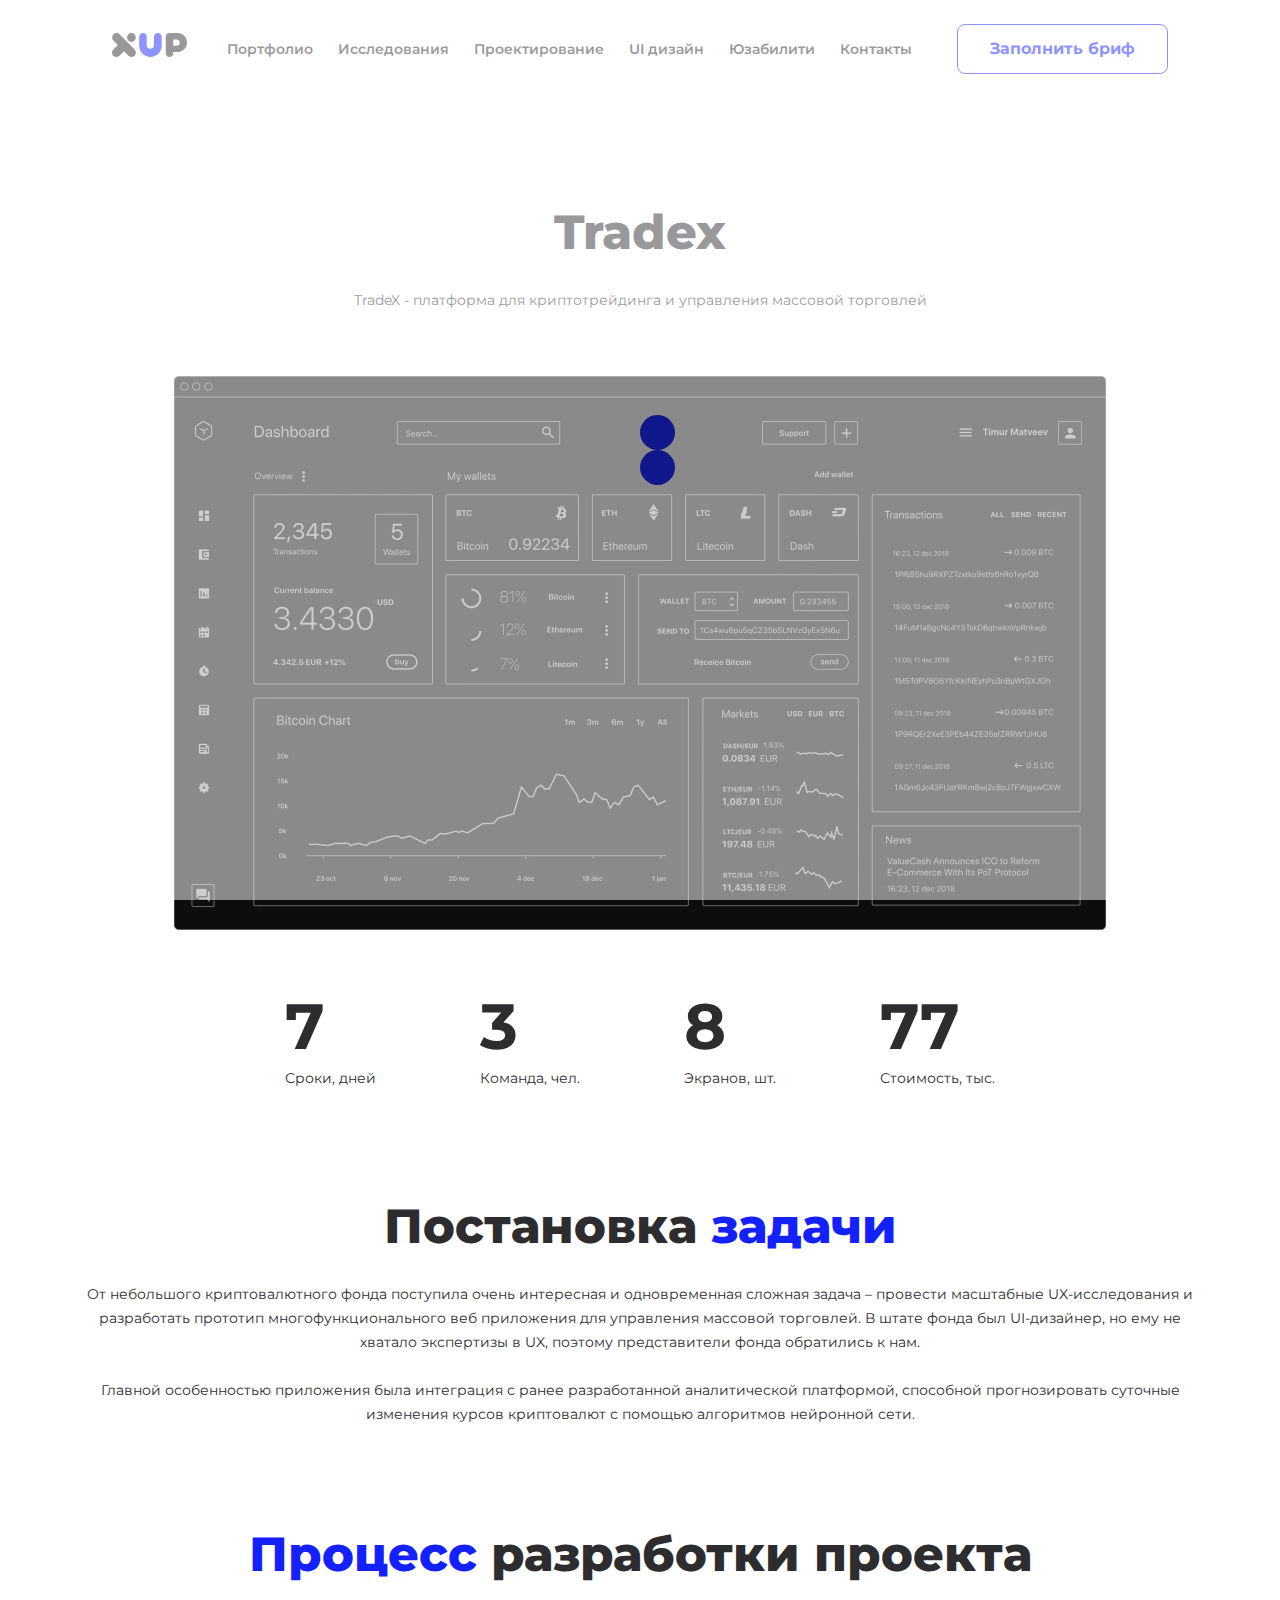
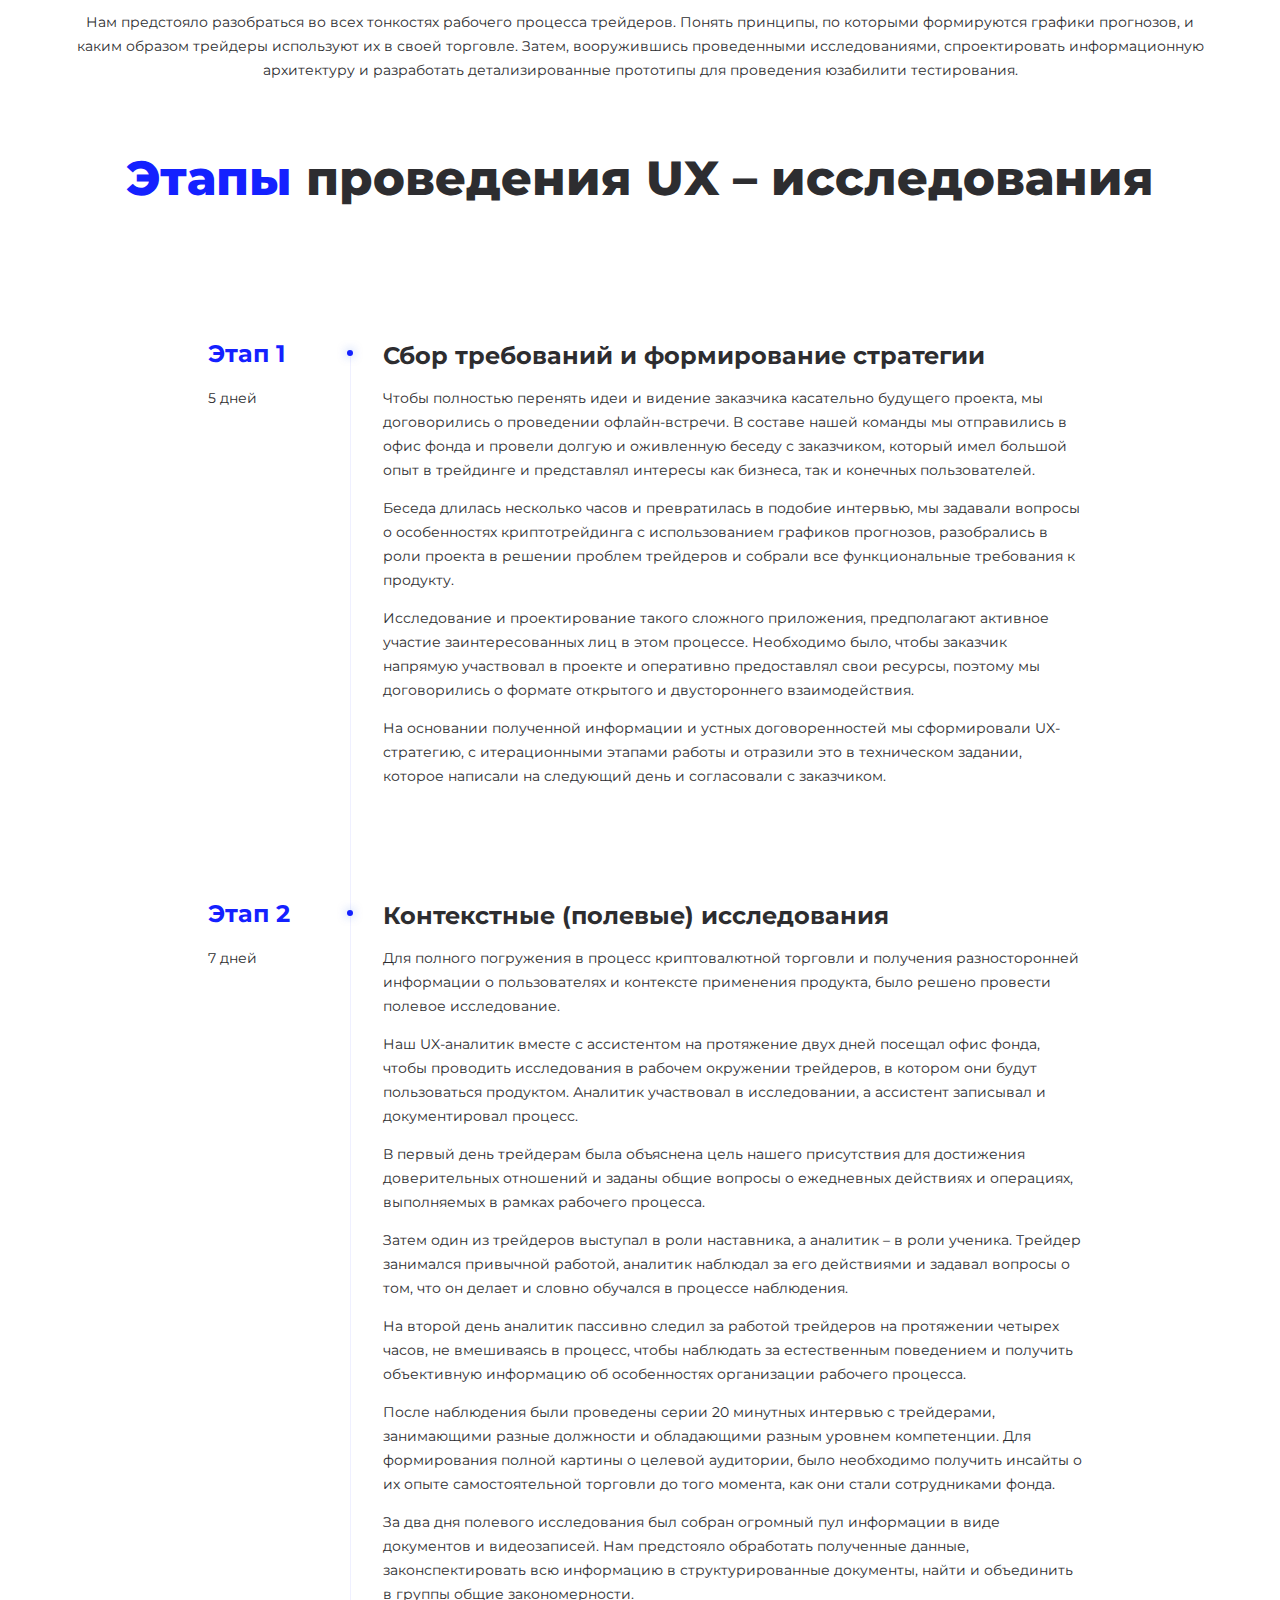
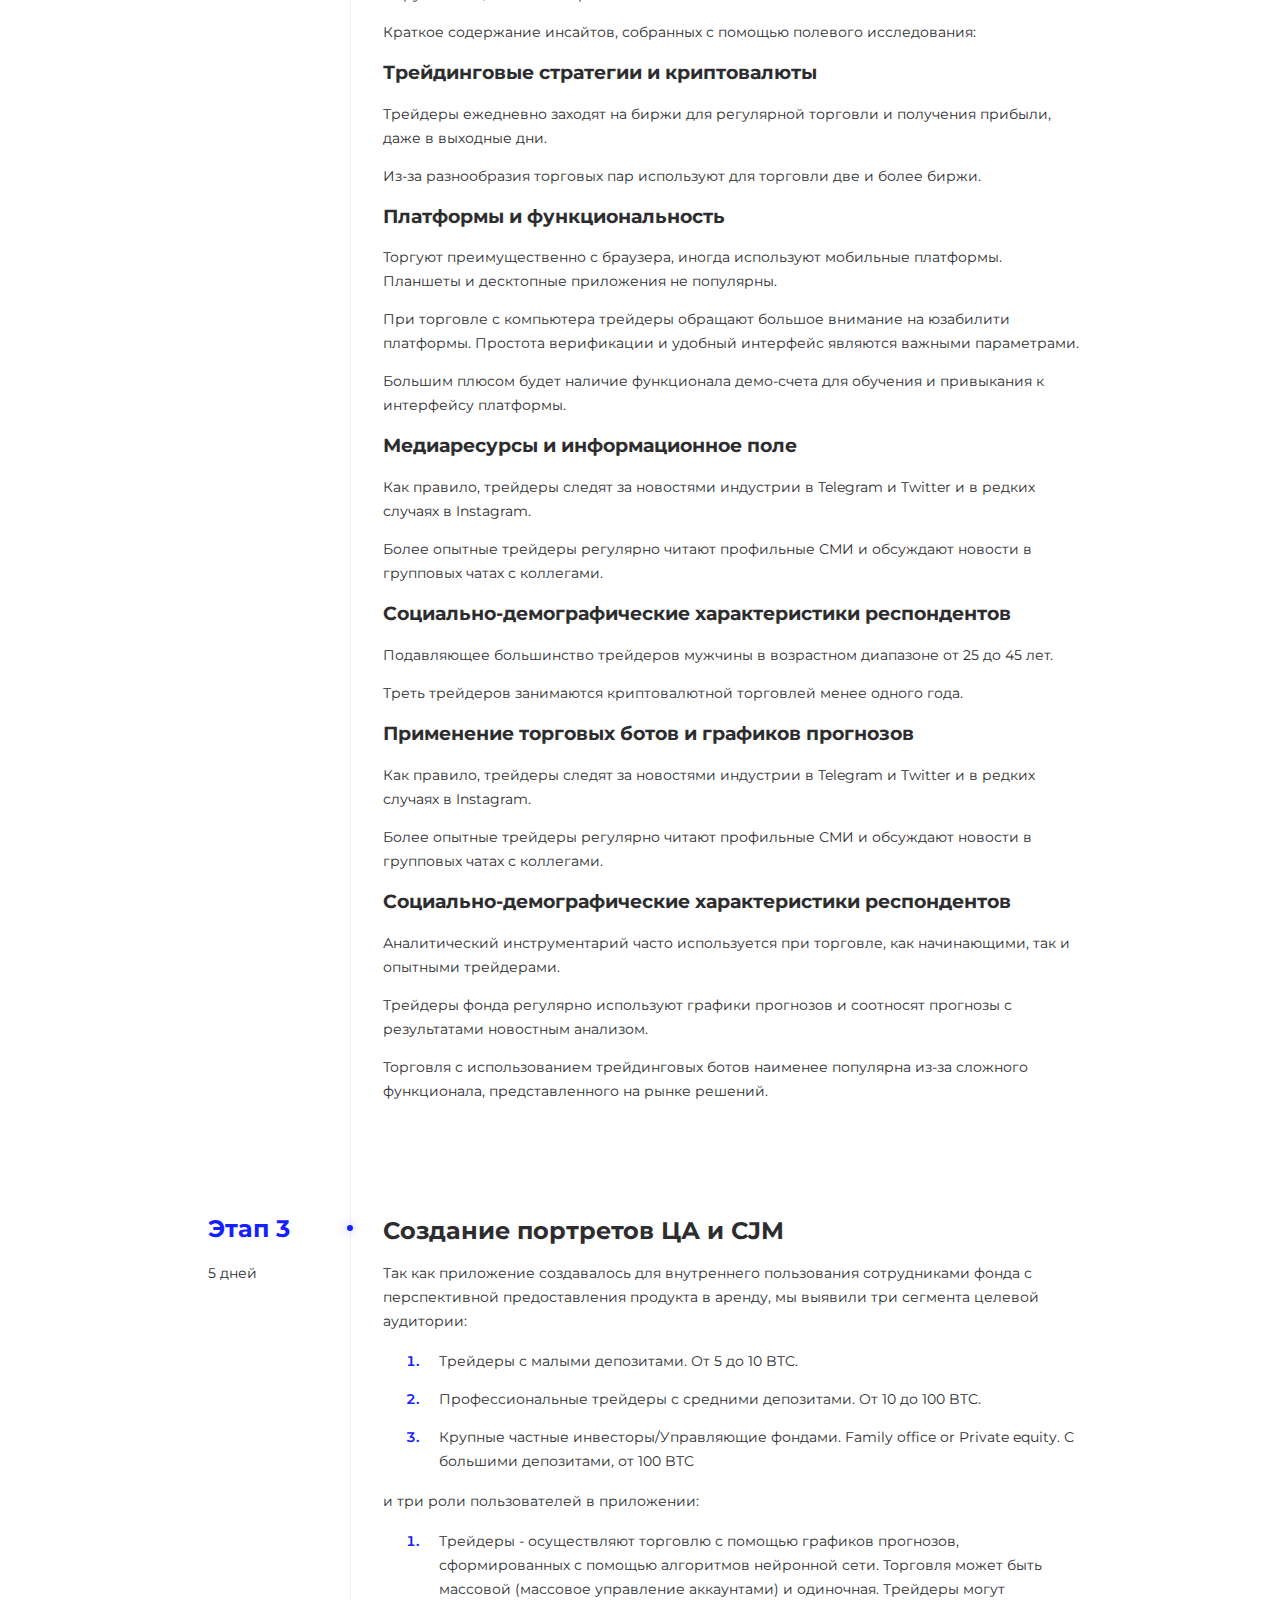
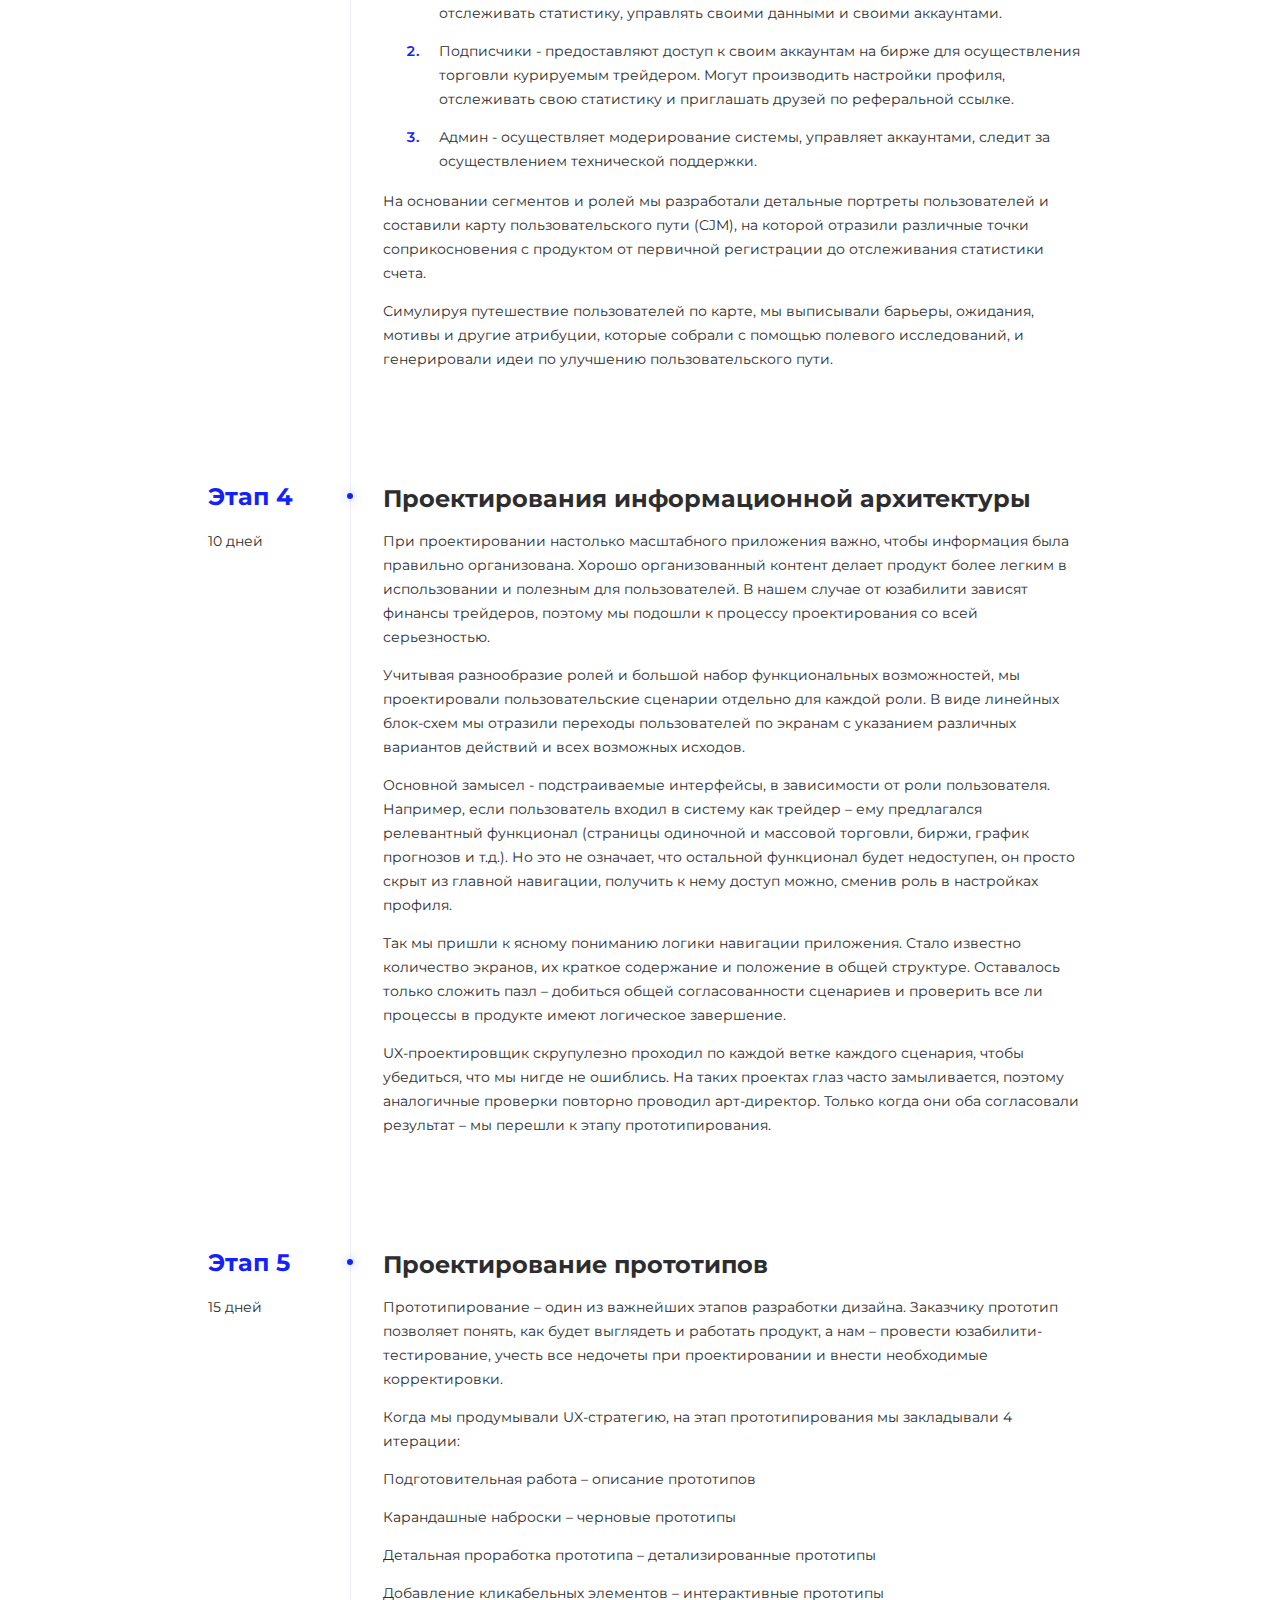
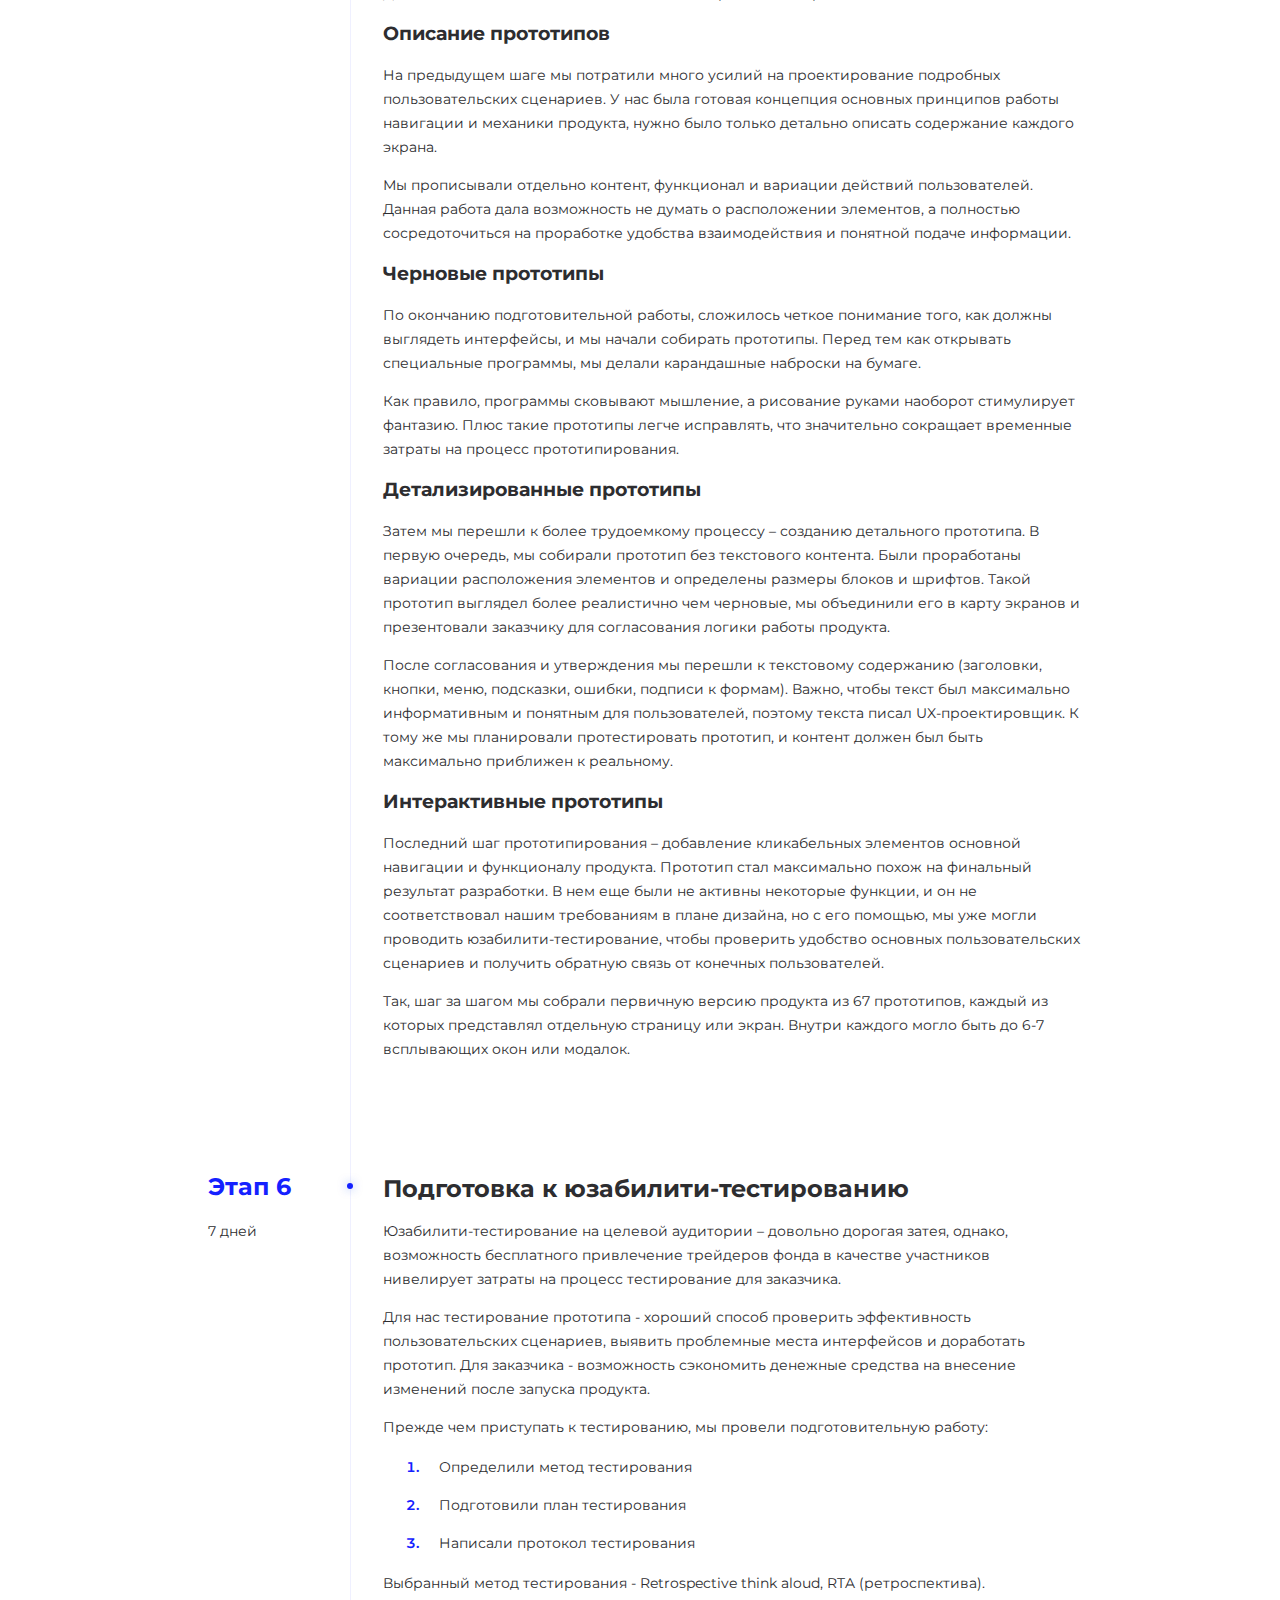
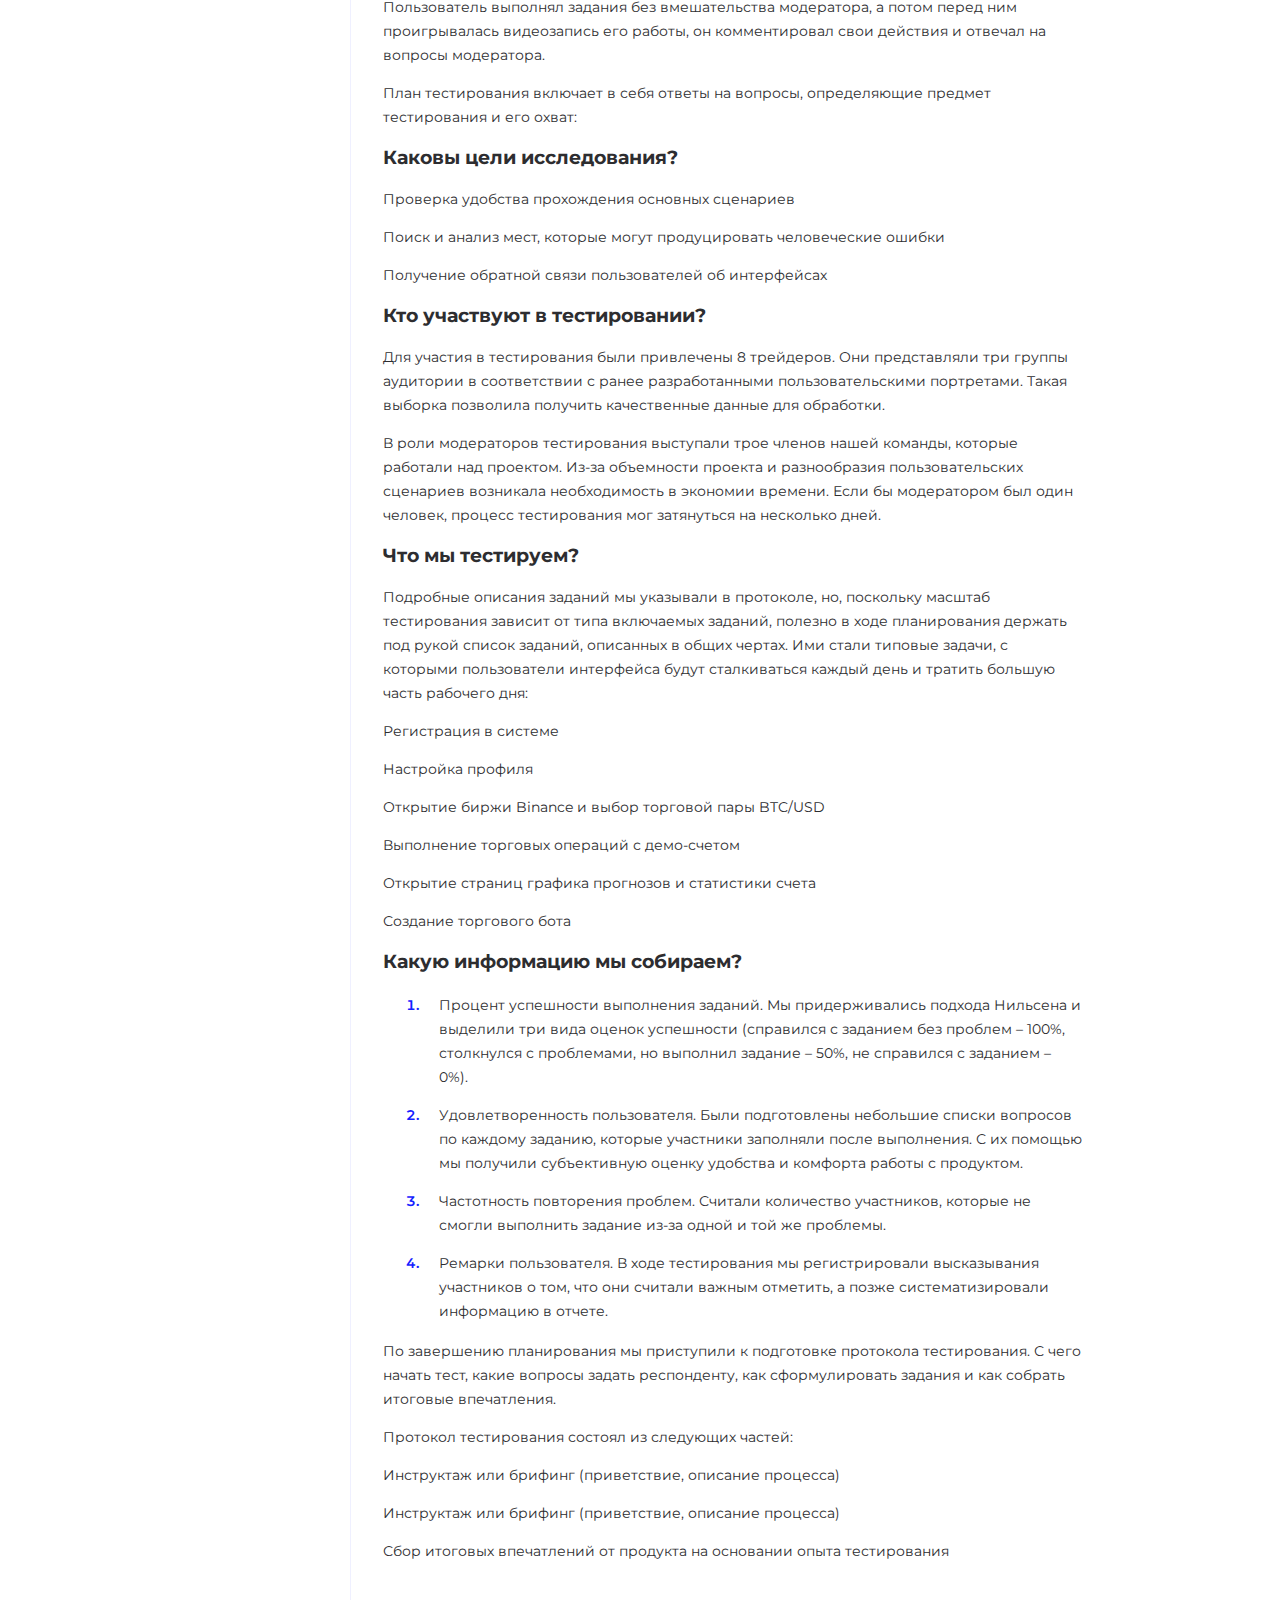
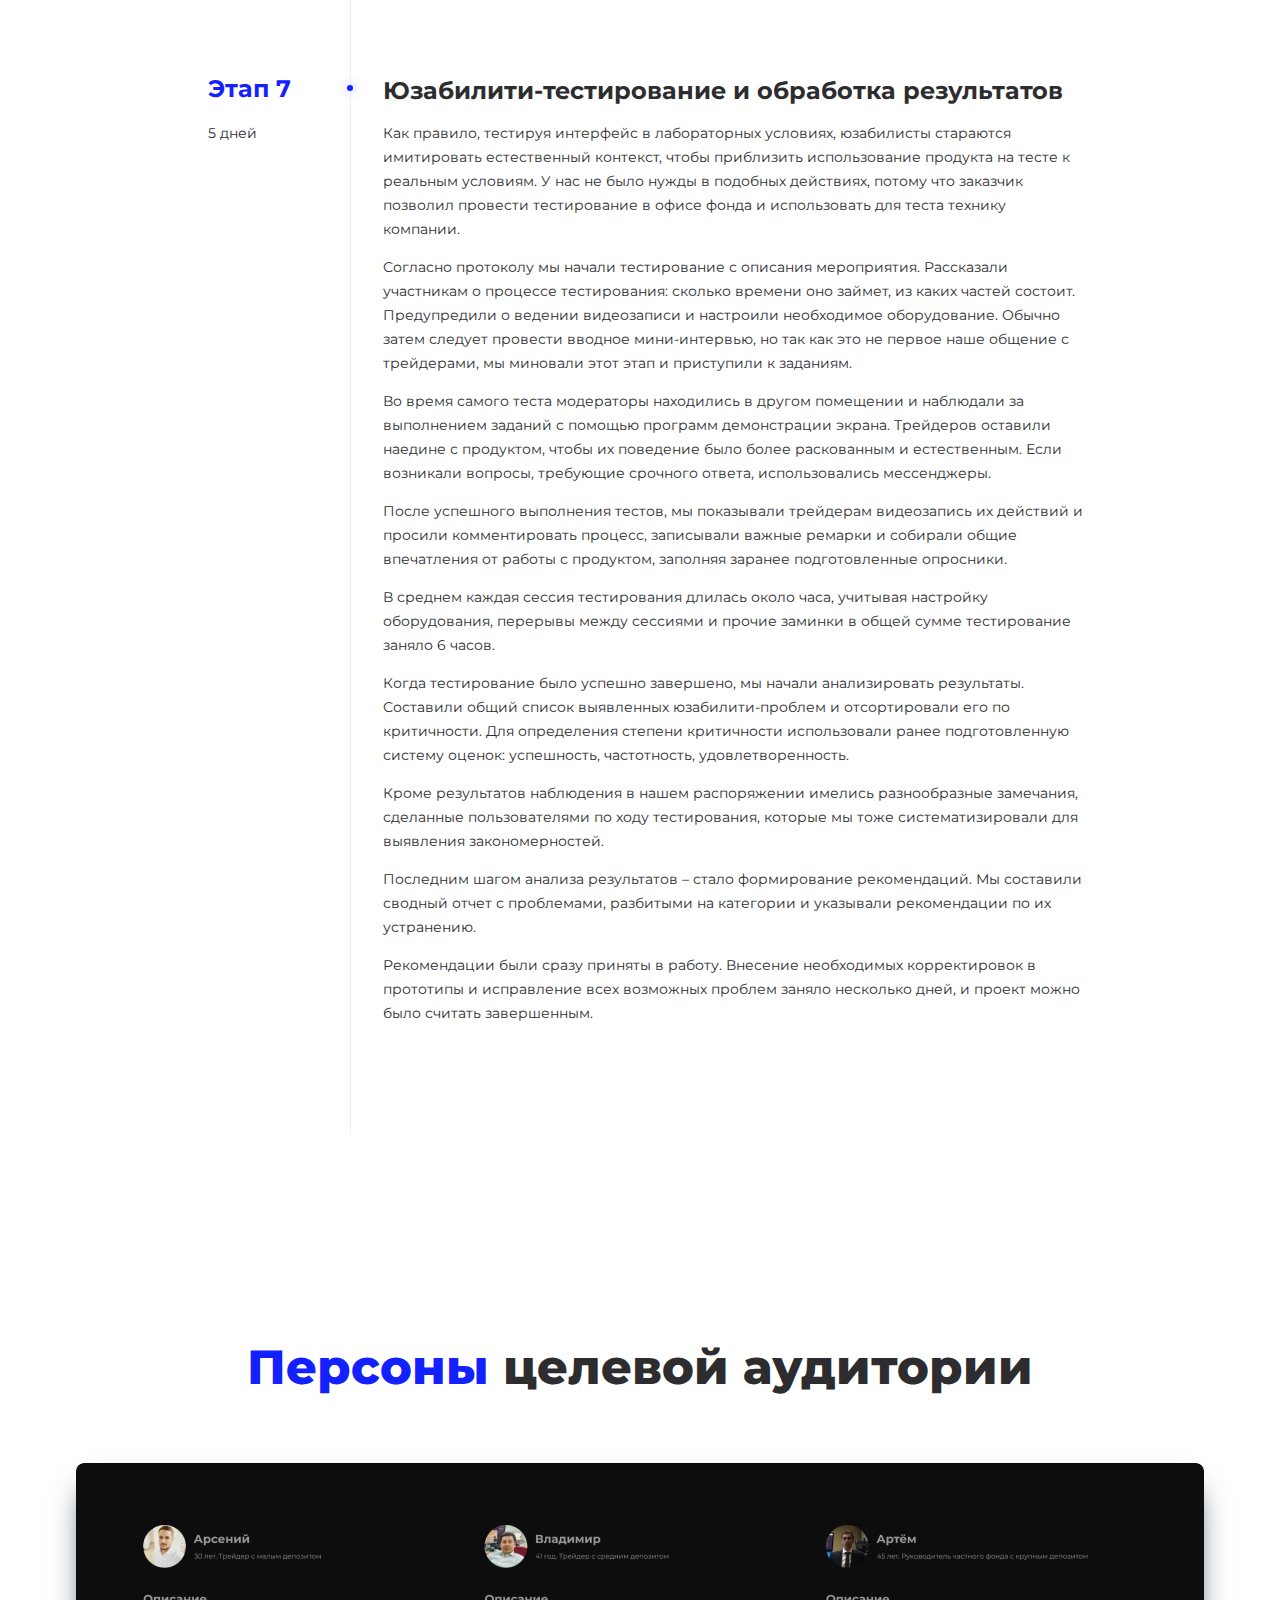
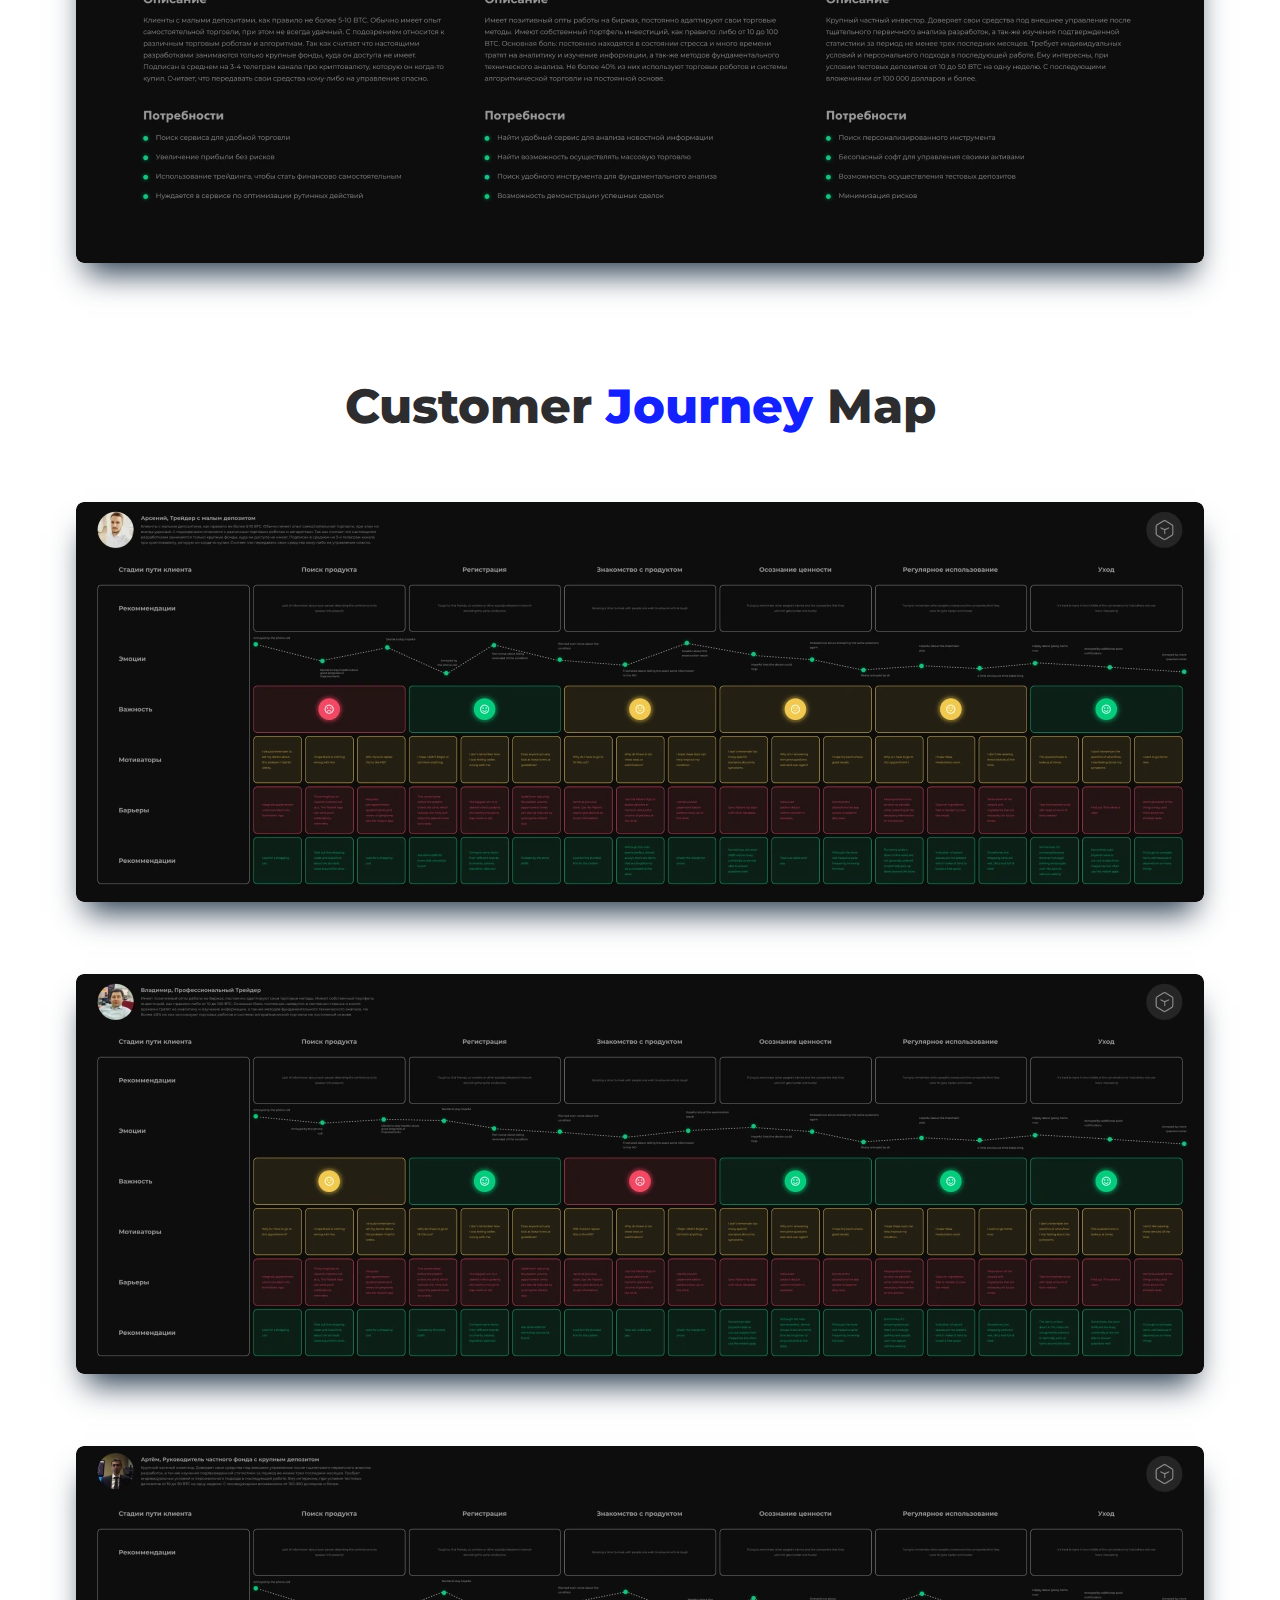
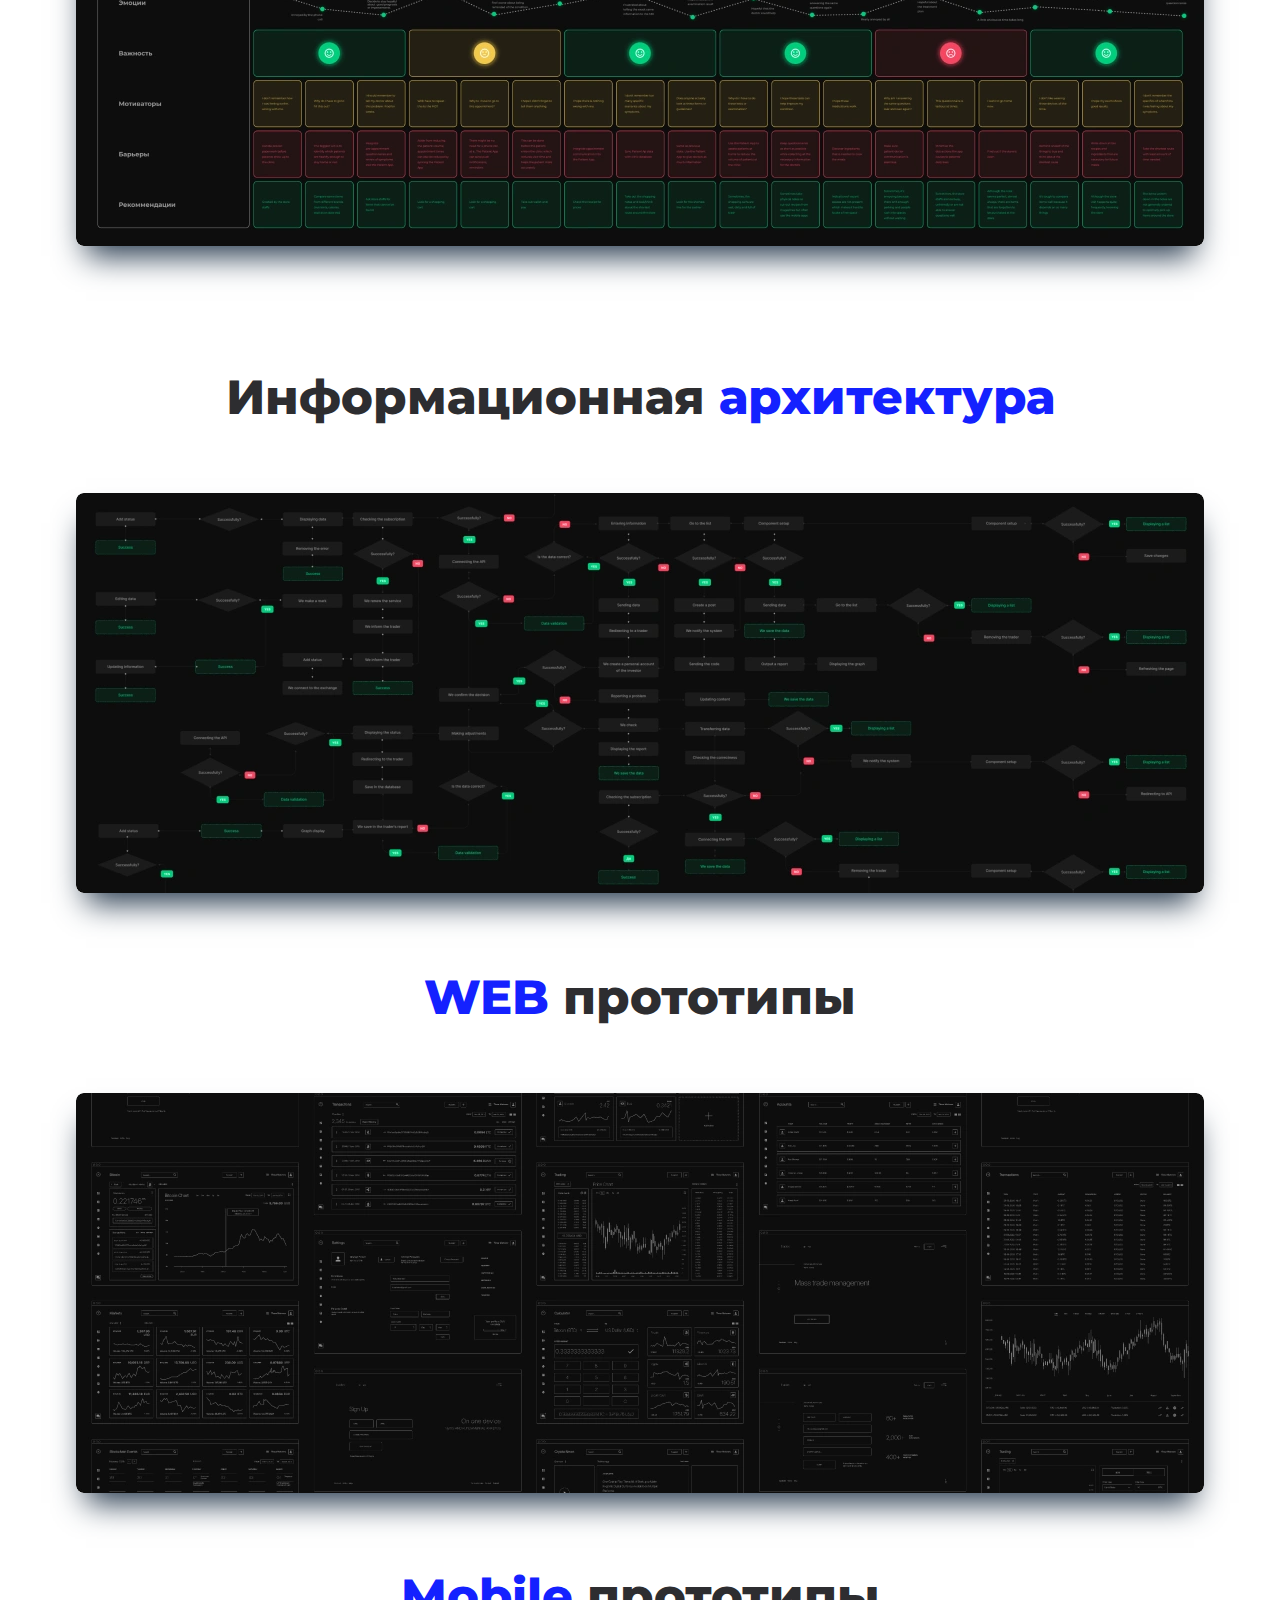
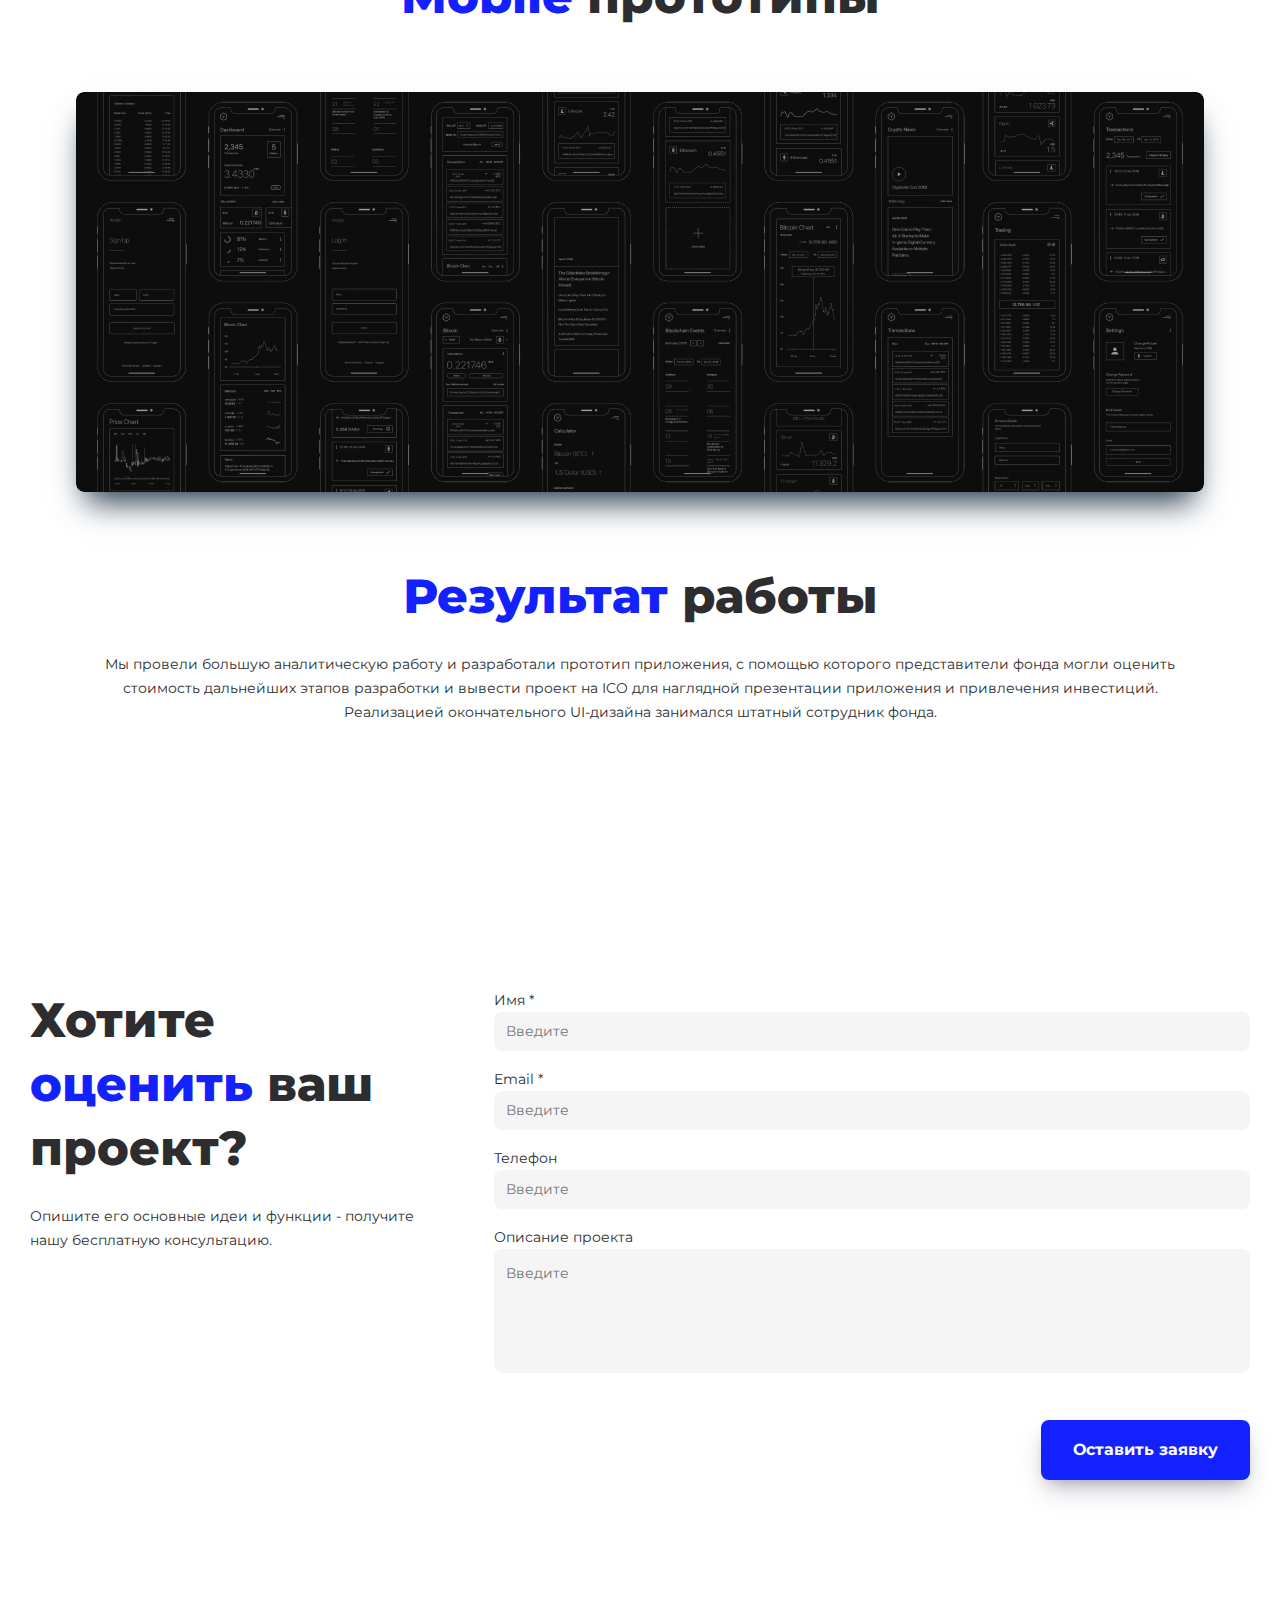
<file: tradex.html>
<!DOCTYPE html>
<html lang="en">

<head>
  <meta charset="UTF-8">
  <meta name="viewport" content="width=device-width, initial-scale=1.0">
  <link rel="stylesheet" href="css/style.min.css">
  <title>Tradex</title>
  <link rel="preconnect" href="https://fonts.gstatic.com">
  <script>
    FontAwesomeConfig = {
      searchPseudoElements: true
    }
  </script>
  <link rel="stylesheet" href="https://use.fontawesome.com/releases/v5.6.1/css/all.css"
    integrity="sha384-gfdkjb5BdAXd+lj+gudLWI+BXq4IuLW5IT+brZEZsLFm++aCMlF1V92rMkPaX4PP" crossorigin="anonymous">
  <link href="https://fonts.googleapis.com/css2?family=Montserrat:wght@400;500;600;700;800&display=swap"
    rel="stylesheet">
  <script src="https://ajax.googleapis.com/ajax/libs/jquery/2.2.4/jquery.min.js"></script>
  <script src="js/scroll-progressBar.js"></script>
</head>

<body>

  <!-- Loader -->
  <div class="preloader">
    <div class="preloader__row">
      <div class="preloader__item"></div>
      <div class="preloader__item"></div>
    </div>
  </div>

  <!-- Header -->
  <header class="header" id="header" role="banner">
    <div class="container">
      <div class="header__inner">
        <div class="header__logo">
          <a href="index.html"><img src="img/svg/logo-header.svg" alt=""></a>
        </div>
        <nav class="nav">
          <a class="nav__link" href="portfolio.html">Портфолио</a>
          <a class="nav__link" href="ux-analysis.html">Исследования</a>
          <a class="nav__link" href="projection.html">Проектирование</a>
          <a class="nav__link" href="ui-design.html">UI дизайн</a>
          <a class="nav__link" href="usability.html">Юзабилити</a>
          <a class="nav__link" href="#">Контакты</a>
        </nav>
        <div class="header__button">
          <div class="header__button__inner">
            <a class="buttonBrief" href="#">Заполнить бриф</a>
          </div>
        </div>
      </div> <!-- /.header__inner -->
      <div class="burger-menu">
        <a href="#" class="burger-menu__button">
          <span class="burger-menu__lines">
            <div class="burger-menu__nav">
              <a href="portfolio.html" class="burger__link">Портфолио</a>
              <a href="ux-analysis.html" class="burger__link">Исследования</a>
              <a href="projection.html" class="burger__link">Проектирование</a>
              <a href="ui-design.html" class="burger__link">UI дизайн</a>
              <a href="usability.html" class="burger__link">Юзабилити</a>
              <a href="contacts.html" class="burger__link">Контакты</a>
              <div class="header__button">
                <div class="header__button__inner">
                  <a class="buttonBrief" href="#">Заполнить бриф</a>
                </div>
              </div>
            </div>
        </a>
      </div>

      <div class="burger-menu__overlay"></div>
    </div>
    <div class="progress-container">
      <div class="progress-bar" id="myBar"></div>
    </div>
  </header>

  <!-- Tradex Intro -->
  <div class="tradex__intro">
    <div class="container">
      <div class="section__header">
        <div class="section__title">
          <h1>Tradex</h1>
        </div>
        <div class="section__suptitle">
          <h4>TradeX - платформа для криптотрейдинга и управления массовой торговлей</h4>
        </div>
      </div>

      <div class="tradex__intro__inner" id="intro__inner">
        <div class="tradex__intro__photo">
          <picture>
            <source srcset="img/tradex/intro.webp">
            <img src="img/tradex/intro.jpg" alt="">
          </picture>
        </div>

        <div class="tradex__intro__count">
          <div class="count__inner">

            <div class="count__item">
              <div class="data-number" data-number="54">54</div>
              <div class="count__title">Сроки, дней</div>
            </div>

            <div class="count__item">
              <div class="data-number" data-number="04">04</div>
              <div class="count__title">Команда, чел.</div>
            </div>

            <div class="count__item">
              <div class="data-number" data-number="31">31</div>
              <div class="count__title">Экранов, шт.</div>
            </div>

            <div class="count__item">
              <div class="data-number" data-number="420">420</div>
              <div class="count__title">Стоимость, тыс.</div>
            </div>

          </div>
        </div>
      </div> <!-- /.tradex__intro__inner -->
    </div> <!-- /.container -->
  </div> <!-- /.tradex__intro -->

  <!-- Tasks litle section -->
  <div class="tasks">
    <div class="container">
      <div class="section__header">
        <div class="section__title">
          <h1>Постановка <span class="wordBlue">задачи</span></h1>
        </div>
        <div class="section__suptitle">
          <h4>
            От небольшого криптовалютного фонда поступила очень интересная и одновременная сложная задача – провести
            масштабные UX-исследования и разработать прототип многофункционального веб приложения для управления
            массовой торговлей. В штате фонда был UI-дизайнер, но ему не хватало экспертизы в UX, поэтому представители
            фонда обратились к нам.<br><br> Главной особенностью приложения была интеграция с ранее разработанной
            аналитической платформой, способной прогнозировать суточные изменения курсов криптовалют с помощью
            алгоритмов нейронной сети.
          </h4>
        </div>
      </div>
    </div> <!-- /.container -->
  </div> <!-- /.tasks -->

  <div class="process">
    <div class="container">
      <div class="section__header">
        <div class="section__title">
          <h1><span class="wordBlue">Процесс</span> разработки проекта</h1>
        </div>
        <div class="section__suptitle">
          <h4>Нам предстояло разобраться во всех тонкостях рабочего процесса трейдеров. Понять принципы, по которыми
            формируются графики прогнозов, и каким образом трейдеры используют их в своей торговле. Затем, вооружившись
            проведенными исследованиями, спроектировать информационную архитектуру и разработать детализированные
            прототипы для проведения юзабилити тестирования.</h4>
        </div>
      </div>

      <!-- Stages -->
      <div class="stages">
        <div class="container">
          <div class="section__header">
            <div class="section__title">
              <h1><span class="wordBlue">Этапы</span> проведения UX – исследования</h1>
            </div>
          </div>

          <div class="stages__wrapper">
            <div class="stages__inner">
              <div class="timeline">
                <div class="stage__col-type-1">

                  <div class="stage stage-type-1">
                    <h4><span class="wordBlue">Этап 1</span></h4>
                    <h5>5 дней</h5>
                    <div class="stages__row">
                      <div class="stages__text">
                        <div class="stages__title">
                          <h3>Сбор требований и формирование стратегии</h3>
                        </div>
                        <div class="stages__suptitle">
                          <p>Чтобы полностью перенять идеи и видение заказчика касательно будущего проекта, мы
                            договорились о проведении офлайн-встречи. В составе нашей команды мы отправились в офис
                            фонда и провели долгую и оживленную беседу с заказчиком, который имел большой опыт в
                            трейдинге и представлял интересы как бизнеса, так и конечных пользователей.</p>
                          <p>Беседа длилась несколько часов и превратилась в подобие интервью, мы задавали вопросы о
                            особенностях криптотрейдинга с использованием графиков прогнозов, разобрались в роли проекта
                            в решении проблем трейдеров и собрали все функциональные требования к продукту.</p>
                          <p>Исследование и проектирование такого сложного приложения, предполагают активное участие
                            заинтересованных лиц в этом процессе. Необходимо было, чтобы заказчик напрямую участвовал в
                            проекте и оперативно предоставлял свои ресурсы, поэтому мы договорились о формате открытого
                            и двустороннего взаимодействия.</p>
                          <p>На основании полученной информации и устных договоренностей мы сформировали UX-стратегию, с
                            итерационными этапами работы и отразили это в техническом задании, которое написали на
                            следующий день и согласовали с заказчиком.</p>
                        </div>
                      </div>
                    </div>
                  </div>

                  <div class="stage stage-type-1">
                    <h4><span class="wordBlue">Этап 2</span></h4>
                    <h5>7 дней</h5>
                    <div class="stages__row">
                      <div class="stages__text">
                        <div class="stages__title">
                          <h3>Контекстные (полевые) исследования</h3>
                        </div>
                        <div class="stages__suptitle">
                          <p>Для полного погружения в процесс криптовалютной торговли и получения разносторонней
                            информации о пользователях и контексте применения продукта, было решено провести полевое
                            исследование.</p>
                          <p>Наш UX-аналитик вместе с ассистентом на протяжение двух дней посещал офис фонда, чтобы
                            проводить исследования в рабочем окружении трейдеров, в котором они будут пользоваться
                            продуктом. Аналитик участвовал в исследовании, а ассистент записывал и документировал
                            процесс.</p>
                          <p>В первый день трейдерам была объяснена цель нашего присутствия для достижения доверительных
                            отношений и заданы общие вопросы о ежедневных действиях и операциях, выполняемых в рамках
                            рабочего процесса.</p>
                          <p>Затем один из трейдеров выступал в роли наставника, а аналитик – в роли ученика. Трейдер
                            занимался привычной работой, аналитик наблюдал за его действиями и задавал вопросы о том,
                            что он делает и словно обучался в процессе наблюдения.</p>
                          <p>На второй день аналитик пассивно следил за работой трейдеров на протяжении четырех часов,
                            не вмешиваясь в процесс, чтобы наблюдать за естественным поведением и получить объективную
                            информацию об особенностях организации рабочего процесса.</p>
                          <p>После наблюдения были проведены серии 20 минутных интервью с трейдерами, занимающими разные
                            должности и обладающими разным уровнем компетенции. Для формирования полной картины о
                            целевой аудитории, было необходимо получить инсайты о их опыте самостоятельной торговли до
                            того момента, как они стали сотрудниками фонда.</p>
                          <p>За два дня полевого исследования был собран огромный пул информации в виде документов и
                            видеозаписей. Нам предстояло обработать полученные данные, законспектировать всю информацию
                            в структурированные документы, найти и объединить в группы общие закономерности.</p>
                          <p>Краткое содержание инсайтов, собранных с помощью полевого исследования:</p>

                          <h3>Трейдинговые стратегии и криптовалюты</h3>
                          <ul class="list">
                            <li><span>
                                <p>Трейдеры ежедневно заходят на биржи для регулярной торговли и получения прибыли, даже
                                  в выходные дни.</p>
                              </span></li>
                          </ul>
                          <ul class="list">
                            <li><span>
                                <p>Из-за разнообразия торговых пар используют для торговли две и более биржи.</p>
                              </span></li>
                          </ul>
                          <h3>Платформы и функциональность</h3>
                          <ul class="list">
                            <li><span>
                                <p>Торгуют преимущественно с браузера, иногда используют мобильные платформы. Планшеты и
                                  десктопные приложения не популярны.</p>
                              </span></li>
                          </ul>
                          <ul class="list">
                            <li><span>
                                <p>При торговле с компьютера трейдеры обращают большое внимание на юзабилити платформы.
                                  Простота верификации и удобный интерфейс являются важными параметрами.</p>
                              </span></li>
                          </ul>
                          <ul class="list">
                            <li><span>
                                <p>Большим плюсом будет наличие функционала демо-счета для обучения и привыкания к
                                  интерфейсу платформы.</p>
                              </span></li>
                          </ul>
                          <h3>Медиаресурсы и информационное поле</h3>
                          <ul class="list">
                            <li><span>
                                <p>Как правило, трейдеры следят за новостями индустрии в Telegram и Twitter и в редких
                                  случаях в Instagram.</p>
                              </span></li>
                          </ul>
                          <ul class="list">
                            <li><span>
                                <p>Более опытные трейдеры регулярно читают профильные СМИ и обсуждают новости в
                                  групповых чатах с коллегами.</p>
                              </span></li>
                          </ul>
                          <h3>Социально-демографические характеристики респондентов</h3>
                          <ul class="list">
                            <li><span>
                                <p>Подавляющее большинство трейдеров мужчины в возрастном диапазоне от 25 до 45 лет.</p>
                              </span></li>
                          </ul>
                          <ul class="list">
                            <li><span>
                                <p>Треть трейдеров занимаются криптовалютной торговлей менее одного года.</p>
                              </span></li>
                          </ul>
                          <h3>Применение торговых ботов и графиков прогнозов</h3>
                          <ul class="list">
                            <li><span>
                                <p>Как правило, трейдеры следят за новостями индустрии в Telegram и Twitter и в редких
                                  случаях в Instagram.</p>
                              </span></li>
                          </ul>
                          <ul class="list">
                            <li><span>
                                <p>Более опытные трейдеры регулярно читают профильные СМИ и обсуждают новости в
                                  групповых чатах с коллегами.</p>
                              </span></li>
                          </ul>
                          <h3>Социально-демографические характеристики респондентов</h3>
                          <ul class="list">
                            <li><span>
                                <p>Аналитический инструментарий часто используется при торговле, как начинающими, так и
                                  опытными трейдерами.</p>
                              </span></li>
                          </ul>
                          <ul class="list">
                            <li><span>
                                <p>Трейдеры фонда регулярно используют графики прогнозов и соотносят прогнозы с
                                  результатами новостным анализом.</p>
                              </span></li>
                          </ul>
                          <ul class="list">
                            <li><span>
                                <p>Торговля с использованием трейдинговых ботов наименее популярна из-за сложного
                                  функционала, представленного на рынке решений.</p>
                              </span></li>
                          </ul>
                        </div>
                      </div>
                    </div>
                  </div>

                  <div class="stage stage-type-1">
                    <h4><span class="wordBlue">Этап 3</span></h4>
                    <h5>5 дней</h5>
                    <div class="stages__row">
                      <div class="stages__text">
                        <div class="stages__title">
                          <h3>Создание портретов ЦА и CJM</h3>
                        </div>
                        <div class="stages__suptitle">
                          <p>Так как приложение создавалось для внутреннего пользования сотрудниками фонда с
                            перспективной предоставления продукта в аренду, мы выявили три сегмента целевой аудитории:
                          </p>
                          <ol class="listN">
                            <li><span>
                                <p>Трейдеры с малыми депозитами. От 5 до 10 BTC.</p>
                              </span></li>
                            <li><span>
                                <p>Профессиональные трейдеры с средними депозитами. От 10 до 100 BTC.</p>
                              </span></li>
                            <li><span>
                                <p>Крупные частные инвесторы/Управляющие фондами. Family office or Private equity. С
                                  большими депозитами, от 100 BTC</p>
                              </span></li>
                          </ol>
                          <p>и три роли пользователей в приложении:</p>

                          <ol class="listN">
                            <li><span>
                                <p>Трейдеры - осуществляют торговлю с помощью графиков прогнозов, сформированных с
                                  помощью алгоритмов нейронной сети. Торговля может быть массовой (массовое управление
                                  аккаунтами) и одиночная. Трейдеры могут отслеживать статистику, управлять своими
                                  данными и своими аккаунтами.</p>
                              </span></li>
                            <li><span>
                                <p>Подписчики - предоставляют доступ к своим аккаунтам на бирже для осуществления
                                  торговли курируемым трейдером. Могут производить настройки профиля, отслеживать свою
                                  статистику и приглашать друзей по реферальной ссылке.</p>
                              </span></li>
                            <li><span>
                                <p>Админ - осуществляет модерирование системы, управляет аккаунтами, следит за
                                  осуществлением технической поддержки.</p>
                              </span></li>
                          </ol>
                          <p>На основании сегментов и ролей мы разработали детальные портреты пользователей и составили
                            карту пользовательского пути (CJM), на которой отразили различные точки соприкосновения с
                            продуктом от первичной регистрации до отслеживания статистики счета.</p>
                          <p>Симулируя путешествие пользователей по карте, мы выписывали барьеры, ожидания, мотивы и
                            другие атрибуции, которые собрали с помощью полевого исследований, и генерировали идеи по
                            улучшению пользовательского пути.</p>
                        </div>
                      </div>
                    </div>
                  </div>

                  <div class="stage stage-type-1">
                    <h4><span class="wordBlue">Этап 4</span></h4>
                    <h5>10 дней</h5>
                    <div class="stages__row">
                      <div class="stages__text">
                        <div class="stages__title">
                          <h3>Проектирования информационной архитектуры</h3>
                        </div>
                        <div class="stages__suptitle">
                          <p>При проектировании настолько масштабного приложения важно, чтобы информация была правильно
                            организована. Хорошо организованный контент делает продукт более легким в использовании и
                            полезным для пользователей. В нашем случае от юзабилити зависят финансы трейдеров, поэтому
                            мы подошли к процессу проектирования со всей серьезностью.</p>
                          <p>Учитывая разнообразие ролей и большой набор функциональных возможностей, мы проектировали
                            пользовательские сценарии отдельно для каждой роли. В виде линейных блок-схем мы отразили
                            переходы пользователей по экранам с указанием различных вариантов действий и всех возможных
                            исходов.</p>
                          <p>Основной замысел - подстраиваемые интерфейсы, в зависимости от роли пользователя. Например,
                            если пользователь входил в систему как трейдер – ему предлагался релевантный функционал
                            (страницы одиночной и массовой торговли, биржи, график прогнозов и т.д.). Но это не
                            означает, что остальной функционал будет недоступен, он просто скрыт из главной навигации,
                            получить к нему доступ можно, сменив роль в настройках профиля.</p>
                          <p>Так мы пришли к ясному пониманию логики навигации приложения. Стало известно количество
                            экранов, их краткое содержание и положение в общей структуре. Оставалось только сложить пазл
                            – добиться общей согласованности сценариев и проверить все ли процессы в продукте имеют
                            логическое завершение.</p>
                          <p>UX-проектировщик скрупулезно проходил по каждой ветке каждого сценария, чтобы убедиться,
                            что мы нигде не ошиблись. На таких проектах глаз часто замыливается, поэтому аналогичные
                            проверки повторно проводил арт-директор. Только когда они оба согласовали результат – мы
                            перешли к этапу прототипирования.</p>
                        </div>
                      </div>
                    </div>
                  </div>

                  <div class="stage stage-type-1">
                    <h4><span class="wordBlue">Этап 5</span></h4>
                    <h5>15 дней</h5>
                    <div class="stages__row">
                      <div class="stages__text">
                        <div class="stages__title">
                          <h3>Проектирование прототипов</h3>
                        </div>
                        <div class="stages__suptitle">
                          <p>Прототипирование – один из важнейших этапов разработки дизайна. Заказчику прототип
                            позволяет понять, как будет выглядеть и работать продукт, а нам – провести
                            юзабилити-тестирование, учесть все недочеты при проектировании и внести необходимые
                            корректировки.</p>
                          <p>Когда мы продумывали UX-стратегию, на этап прототипирования мы закладывали 4 итерации:</p>
                          <ul class="list">
                            <li><span>
                                <p>Подготовительная работа – описание прототипов</p>
                              </span></li>
                          </ul>
                          <ul class="list">
                            <li><span>
                                <p>Карандашные наброски – черновые прототипы</p>
                              </span></li>
                          </ul>
                          <ul class="list">
                            <li><span>
                                <p>Детальная проработка прототипа – детализированные прототипы</p>
                              </span></li>
                          </ul>
                          <ul class="list">
                            <li><span>
                                <p>Добавление кликабельных элементов – интерактивные прототипы</p>
                              </span></li>
                          </ul>

                          <h3>Описание прототипов</h3>
                          <p>На предыдущем шаге мы потратили много усилий на проектирование подробных пользовательских
                            сценариев. У нас была готовая концепция основных принципов работы навигации и механики
                            продукта, нужно было только детально описать содержание каждого экрана.</p>
                          <p>Мы прописывали отдельно контент, функционал и вариации действий пользователей. Данная
                            работа дала возможность не думать о расположении элементов, а полностью сосредоточиться на
                            проработке удобства взаимодействия и понятной подаче информации.</p>

                          <h3>Черновые прототипы</h3>
                          <p>По окончанию подготовительной работы, сложилось четкое понимание того, как должны выглядеть
                            интерфейсы, и мы начали собирать прототипы. Перед тем как открывать специальные программы,
                            мы делали карандашные наброски на бумаге.</p>
                          <p>Как правило, программы сковывают мышление, а рисование руками наоборот стимулирует
                            фантазию. Плюс такие прототипы легче исправлять, что значительно сокращает временные затраты
                            на процесс прототипирования.</p>

                          <h3>Детализированные прототипы</h3>

                          <p>Затем мы перешли к более трудоемкому процессу – созданию детального прототипа. В первую
                            очередь, мы собирали прототип без текстового контента. Были проработаны вариации
                            расположения элементов и определены размеры блоков и шрифтов. Такой прототип выглядел более
                            реалистично чем черновые, мы объединили его в карту экранов и презентовали заказчику для
                            согласования логики работы продукта.</p>
                          <p>После согласования и утверждения мы перешли к текстовому содержанию (заголовки, кнопки,
                            меню, подсказки, ошибки, подписи к формам). Важно, чтобы текст был максимально информативным
                            и понятным для пользователей, поэтому текста писал UX-проектировщик. К тому же мы
                            планировали протестировать прототип, и контент должен был быть максимально приближен к
                            реальному. ­­­­­­­­­­­</p>

                          <h3>Интерактивные прототипы</h3>

                          <p>Последний шаг прототипирования – добавление кликабельных элементов основной навигации и
                            функционалу продукта. Прототип стал максимально похож на финальный результат разработки. В
                            нем еще были не активны некоторые функции, и он не соответствовал нашим требованиям в плане
                            дизайна, но с его помощью, мы уже могли проводить юзабилити-тестирование, чтобы проверить
                            удобство основных пользовательских сценариев и получить обратную связь от конечных
                            пользователей.</p>
                          <p>Так, шаг за шагом мы собрали первичную версию продукта из 67 прототипов, каждый из которых
                            представлял отдельную страницу или экран. Внутри каждого могло быть до 6-7 всплывающих окон
                            или модалок.</p>
                        </div>
                      </div>
                    </div>
                  </div>

                  <div class="stage stage-type-1">
                    <h4><span class="wordBlue">Этап 6</span></h4>
                    <h5>7 дней</h5>
                    <div class="stages__row">
                      <div class="stages__text">
                        <div class="stages__title">
                          <h3>Подготовка к юзабилити-тестированию</h3>
                        </div>
                        <div class="stages__suptitle">
                          <p>Юзабилити-тестирование на целевой аудитории – довольно дорогая затея, однако, возможность
                            бесплатного привлечение трейдеров фонда в качестве участников нивелирует затраты на процесс
                            тестирование для заказчика.</p>
                          <p>Для нас тестирование прототипа - хороший способ проверить эффективность пользовательских
                            сценариев, выявить проблемные места интерфейсов и доработать прототип. Для заказчика -
                            возможность сэкономить денежные средства на внесение изменений после запуска продукта.</p>
                          <p>Прежде чем приступать к тестированию, мы провели подготовительную работу:</p>
                          <ol class="listN">
                            <li><span>
                                <p>Определили метод тестирования</p>
                              </span></li>
                            <li><span>
                                <p>Подготовили план тестирования</p>
                              </span></li>
                            <li><span>
                                <p>Написали протокол тестирования</p>
                              </span></li>
                          </ol>

                          <p>Выбранный метод тестирования - Retrospective think aloud, RTA (ретроспектива). Пользователь
                            выполнял задания без вмешательства модератора, а потом перед ним проигрывалась видеозапись
                            его работы, он комментировал свои действия и отвечал на вопросы модератора.</p>
                          <p>План тестирования включает в себя ответы на вопросы, определяющие предмет тестирования и
                            его охват:</p>

                          <h3>Каковы цели исследования?</h3>
                          <ul class="list">
                            <li><span>
                                <p>Проверка удобства прохождения основных сценариев</p>
                              </span></li>
                          </ul>
                          <ul class="list">
                            <li><span>
                                <p>Поиск и анализ мест, которые могут продуцировать человеческие ошибки</p>
                              </span></li>
                          </ul>
                          <ul class="list">
                            <li><span>
                                <p>Получение обратной связи пользователей об интерфейсах</p>
                              </span></li>
                          </ul>

                          <h3>Кто участвуют в тестировании?</h3>
                          <p>Для участия в тестирования были привлечены 8 трейдеров. Они представляли три группы
                            аудитории в соответствии с ранее разработанными пользовательскими портретами. Такая выборка
                            позволила получить качественные данные для обработки.</p>
                          <p>В роли модераторов тестирования выступали трое членов нашей команды, которые работали над
                            проектом. Из-за объемности проекта и разнообразия пользовательских сценариев возникала
                            необходимость в экономии времени. Если бы модератором был один человек, процесс тестирования
                            мог затянуться на несколько дней.</p>

                          <h3>Что мы тестируем?</h3>
                          <p>Подробные описания заданий мы указывали в протоколе, но, поскольку масштаб тестирования
                            зависит от типа включаемых заданий, полезно в ходе планирования держать под рукой список
                            заданий, описанных в общих чертах. Ими стали типовые задачи, с которыми пользователи
                            интерфейса будут сталкиваться каждый день и тратить большую часть рабочего дня:</p>
                          <ul class="list">
                            <li><span>
                                <p>Регистрация в системе</p>
                              </span></li>
                          </ul>
                          <ul class="list">
                            <li><span>
                                <p>Настройка профиля</p>
                              </span></li>
                          </ul>
                          <ul class="list">
                            <li><span>
                                <p>Открытие биржи Binance и выбор торговой пары BTC/USD</p>
                              </span></li>
                          </ul>
                          <ul class="list">
                            <li><span>
                                <p>Выполнение торговых операций с демо-счетом</p>
                              </span></li>
                          </ul>
                          <ul class="list">
                            <li><span>
                                <p>Открытие страниц графика прогнозов и статистики счета</p>
                              </span></li>
                          </ul>
                          <ul class="list">
                            <li><span>
                                <p>Создание торгового бота</p>
                              </span></li>
                          </ul>

                          <h3>Какую информацию мы собираем?</h3>
                          <ol class="listN">
                            <li><span>
                                <p>Процент успешности выполнения заданий. Мы придерживались подхода Нильсена и выделили
                                  три вида оценок успешности (справился с заданием без проблем – 100%, столкнулся с
                                  проблемами, но выполнил задание – 50%, не справился с заданием – 0%).</p>
                              </span></li>
                            <li><span>
                                <p>Удовлетворенность пользователя. Были подготовлены небольшие списки вопросов по
                                  каждому заданию, которые участники заполняли после выполнения. С их помощью мы
                                  получили субъективную оценку удобства и комфорта работы с продуктом.</p>
                              </span></li>
                            <li><span>
                                <p>Частотность повторения проблем. Считали количество участников, которые не смогли
                                  выполнить задание из-за одной и той же проблемы.</p>
                              </span></li>
                            <li><span>
                                <p>Ремарки пользователя. В ходе тестирования мы регистрировали высказывания участников о
                                  том, что они считали важным отметить, а позже систематизировали информацию в отчете.
                                </p>
                              </span></li>
                          </ol>

                          <p>По завершению планирования мы приступили к подготовке протокола тестирования. С чего начать
                            тест, какие вопросы задать респонденту, как сформулировать задания и как собрать итоговые
                            впечатления.</p>
                          <p>Протокол тестирования состоял из следующих частей:</p>
                          <ul class="list">
                            <li><span>
                                <p>Инструктаж или брифинг (приветствие, описание процесса)</p>
                              </span></li>
                          </ul>
                          <ul class="list">
                            <li><span>
                                <p>Инструктаж или брифинг (приветствие, описание процесса)</p>
                              </span></li>
                          </ul>
                          <ul class="list">
                            <li><span>
                                <p>Сбор итоговых впечатлений от продукта на основании опыта тестирования</p>
                              </span></li>
                          </ul>
                        </div>
                      </div>
                    </div>
                  </div>

                  <div class="stage stage-type-1">
                    <h4><span class="wordBlue">Этап 7</span></h4>
                    <h5>5 дней</h5>
                    <div class="stages__row">
                      <div class="stages__text">
                        <div class="stages__title">
                          <h3>Юзабилити-тестирование и обработка результатов</h3>
                        </div>
                        <div class="stages__suptitle">
                          <p>Как правило, тестируя интерфейс в лабораторных условиях, юзабилисты стараются имитировать
                            естественный контекст, чтобы приблизить использование продукта на тесте к реальным условиям.
                            У нас не было нужды в подобных действиях, потому что заказчик позволил провести тестирование
                            в офисе фонда и использовать для теста технику компании.</p>
                          <p>Согласно протоколу мы начали тестирование с описания мероприятия. Рассказали участникам о
                            процессе тестирования: сколько времени оно займет, из каких частей состоит. Предупредили о
                            ведении видеозаписи и настроили необходимое оборудование. Обычно затем следует провести
                            вводное мини-интервью, но так как это не первое наше общение с трейдерами, мы миновали этот
                            этап и приступили к заданиям.</p>
                          <p>Во время самого теста модераторы находились в другом помещении и наблюдали за выполнением
                            заданий с помощью программ демонстрации экрана. Трейдеров оставили наедине с продуктом,
                            чтобы их поведение было более раскованным и естественным. Если возникали вопросы, требующие
                            срочного ответа, использовались мессенджеры.</p>
                          <p>После успешного выполнения тестов, мы показывали трейдерам видеозапись их действий и
                            просили комментировать процесс, записывали важные ремарки и собирали общие впечатления от
                            работы с продуктом, заполняя заранее подготовленные опросники.</p>
                          <p>В среднем каждая сессия тестирования длилась около часа, учитывая настройку оборудования,
                            перерывы между сессиями и прочие заминки в общей сумме тестирование заняло 6 часов.</p>
                          <p>Когда тестирование было успешно завершено, мы начали анализировать результаты. Составили
                            общий список выявленных юзабилити-проблем и отсортировали его по критичности. Для
                            определения степени критичности использовали ранее подготовленную систему оценок:
                            успешность, частотность, удовлетворенность.</p>
                          <p>Кроме результатов наблюдения в нашем распоряжении имелись разнообразные замечания,
                            сделанные пользователями по ходу тестирования, которые мы тоже систематизировали для
                            выявления закономерностей.</p>
                          <p>Последним шагом анализа результатов – стало формирование рекомендаций. Мы составили сводный
                            отчет с проблемами, разбитыми на категории и указывали рекомендации по их устранению.</p>
                          <p>Рекомендации были сразу приняты в работу. Внесение необходимых корректировок в прототипы и
                            исправление всех возможных проблем заняло несколько дней, и проект можно было считать
                            завершенным. </p>
                        </div>
                      </div>
                    </div>
                  </div>
                </div> <!-- /.stages__col -->
              </div> <!-- /.timeline -->
            </div> <!-- /.stages__inner -->
          </div> <!-- /.stages__wrapper -->
        </div> <!-- /.container -->
      </div> <!-- /.stages -->
    </div> <!-- /.container -->
  </div> <!-- /.procces -->

  <div class="persons">
    <div class="container">
      <div class="section__header">
        <div class="section__title">
          <h1><span class="wordBlue">Персоны</span> целевой аудитории</h1>
        </div>
      </div>
      <div class="persons__photo__inner">
        <picture>
          <source srcset="img/tradex/persons/1.webp">
          <img src="img/tradex/persons/1.jpg" alt="">
        </picture>
      </div>
    </div> <!-- /.container -->
  </div> <!-- /.persons -->

  <div class="journeyMap">
    <div class="container">
      <div class="section__header">
        <div class="section__title">
          <h1>Customer <span class="wordBlue">Journey</span> Map</h1>
        </div>
      </div>

      <div class="miniGallery__inner">

        <div class="miniGallery__item">
          <picture>
            <source srcset="img/tradex/journeyMap/1.webp">
            <img src="img/tradex/journeyMap/1.jpg" alt="">
          </picture>
        </div>
        <div class="miniGallery__item">
          <picture>
            <source srcset="img/tradex/journeyMap/2.webp">
            <img src="img/tradex/journeyMap/2.jpg" alt="">
          </picture>
        </div>
        <div class="miniGallery__item">
          <picture>
            <source srcset="img/tradex/journeyMap/3.webp">
            <img src="img/tradex/journeyMap/3.jpg" alt="">
          </picture>
        </div>
      </div>
    </div> <!-- /.container -->
  </div> <!-- /.journeyMap -->

  <div class="architecture">
    <div class="container">
      <div class="section__header">
        <div class="section__title">
          <h1>Информационная <span class="wordBlue">архитектура</span></h1>
        </div>
      </div>

      <div class="miniGallery__inner">

        <div class="miniGallery__item">
          <picture>
            <source srcset="img/tradex/architecture/1.webp">
            <img src="img/tradex/architecture/1.jpg" alt="">
          </picture>
        </div>
      </div> <!-- /.miniGallery__inner -->
    </div> <!-- /.container -->
  </div> <!-- /.architecture -->

  <div class="webProto">
    <div class="container">
      <div class="section__header">
        <div class="section__title">
          <h1><span class="wordBlue">WEB </span> прототипы</h1>
        </div>
      </div>

      <div class="miniGallery__inner">

        <div class="miniGallery__item">
          <picture>
            <source srcset="img/tradex/web/1.webp">
            <img src="img/tradex/web/1.jpg" alt="">
          </picture>
        </div>
      </div> <!-- /.miniGallery__inner -->
    </div> <!-- /.container -->
  </div> <!-- /.webProto -->

  <div class="mobileProto">
    <div class="container">
      <div class="section__header">
        <div class="section__title">
          <h1><span class="wordBlue">Mobile</span> прототипы</h1>
        </div>
      </div>

      <div class="miniGallery__inner">

        <div class="miniGallery__item">
          <picture>
            <source srcset="img/tradex/mobile/1.webp">
            <img src="img/tradex/mobile/1.jpg" alt="">
          </picture>
        </div>
      </div> <!-- /.miniGallery__inner -->
    </div> <!-- /.container -->
  </div> <!-- /.mobileProto -->

  <!-- A little results section -->
  <div class="results">
    <div class="container">
      <div class="section__header">
        <div class="section__title">
          <h1><span class="wordBlue">Результат</span> работы</h1>
        </div>
        <div class="section__suptitle">
          <h4>Мы провели большую аналитическую работу и разработали прототип приложения, с помощью которого
            представители фонда могли оценить стоимость дальнейших этапов разработки и вывести проект на ICO для
            наглядной презентации приложения и привлечения инвестиций. Реализацией окончательного UI-дизайна занимался
            штатный сотрудник фонда.</h4>
        </div>
      </div>
    </div> <!-- /.container -->
  </div> <!-- /.results -->

  <!-- Rate US -->
  <div class="rateUs">
    <div class="container">
      <div class="rateUs__wrapper">
        <div class="rateUs__inner">
          <div class="rateUs__text">
            <div class="rateUs__text__title">
              <h1>Хотите <span class="wordBlue">оценить</span> ваш проект?</h1>
            </div>
            <div class="rateUs__text__suptitle">
              <h4>
                Опишите его основные идеи и функции - получите нашу бесплатную консультацию.
              </h4>
            </div>
          </div> <!-- /.rateUs__text -->

          <div class="rateUs__contact">
            <form class="contact__form" action="" method="post" name="contact_form">
              <ul>
                <li>
                  <h2>Имя *</h2>
                </li>
                <li>
                  <input class="contact__input" type="text" name="name" placeholder="Введите" />
                </li>
              </ul>

              <ul>
                <li>
                  <h2>Email *</h2>
                </li>
                <li>
                  <input class="contact__input" type="text" name="email" placeholder="Введите" />
                </li>
              </ul>

              <ul>
                <li>
                  <h2>Телефон</h2>
                </li>
                <li>
                  <input class="contact__input" type="text" name="phone" placeholder="Введите" />
                </li>
              </ul>

              <ul>
                <li>
                  <h2>Описание проекта</h2>
                </li>
                <li>
                  <textarea class="contact__textarea" name="project" placeholder="Введите"
                    style="resize: none;"></textarea>
                </li>
              </ul>

              <ul>
                <li>
                  <div class="send__button">
                    <div class="send__button__inner">
                      <a href="#">Оставить заявку</a>
                    </div>
                  </div>
                </li>
              </ul>

            </form>
          </div>
        </div> <!-- rateUs__inner -->
      </div> <!-- /.rateUs__wrapper -->
    </div> <!-- /.container -->
  </div> <!-- /.rateUs -->

  <footer class="footer">
    <div class="container">
      <div class="footer__inner">
        <div class="footer__logo">
          <img src="img/svg/logo-footer.svg">
        </div>
        <div class="footer__social">
          <div class="footer__social__item">
            <a class="social" target="_blank"><i class="fab fa-behance"></i></a>
          </div>
          <div class="footer__social__item">
            <a class="social" target="_blank"><i class="fab fa-dribbble"></i></a>
          </div>
          <div class="footer__social__item">
            <a class="social" target="_blank"><i class="fab fa-facebook-f"></i></a>
          </div>
          <div class="footer__social__item">
            <a class="social" target="_blank"><i class="fab fa-instagram"></i></a>
          </div>
          <div class="footer__social__item">
            <a class="social" target="_blank"></a><i class="fab fa-vk"></i></a>
          </div>
          <div class="footer__social__item">
            <a class="social" target="_blank"><i class="fab fa-telegram-plane"></i></a>
          </div>
        </div>
        <div class="footer__contacts">
          <div class="footer__contacts__inner">
            <div class="footer__contacts__email">
              <div class="email__icon">
                <i class="fas fa-envelope"></i>
              </div>
              <div class="email">hello@xup.studio</div>
            </div>
            <div class="footer__contacts__phone">
              <div class="phone__icon">
                <i class="fas fa-mobile-alt"></i>
              </div>
              <div class="phone">+7 925 682 84 37</div>
            </div>
          </div> <!-- /.footer__contacts__inner -->
        </div> <!-- /.footer__contacts -->
      </div> <!-- /.footer__inner -->
    </div> <!-- /.container -->
  </footer> <!-- /.footer -->
  <a class="up_down_btn" title="Наверх">&uarr;</a>

</body>
<script src="js/loader.js"></script>
<script src="js/count.js"></script>
<script src="js/header-fixed.js"></script>
<script src="js/scrollButton.js"></script>
<script src="js/mobileMenu.js"></script>

</html>
</file>
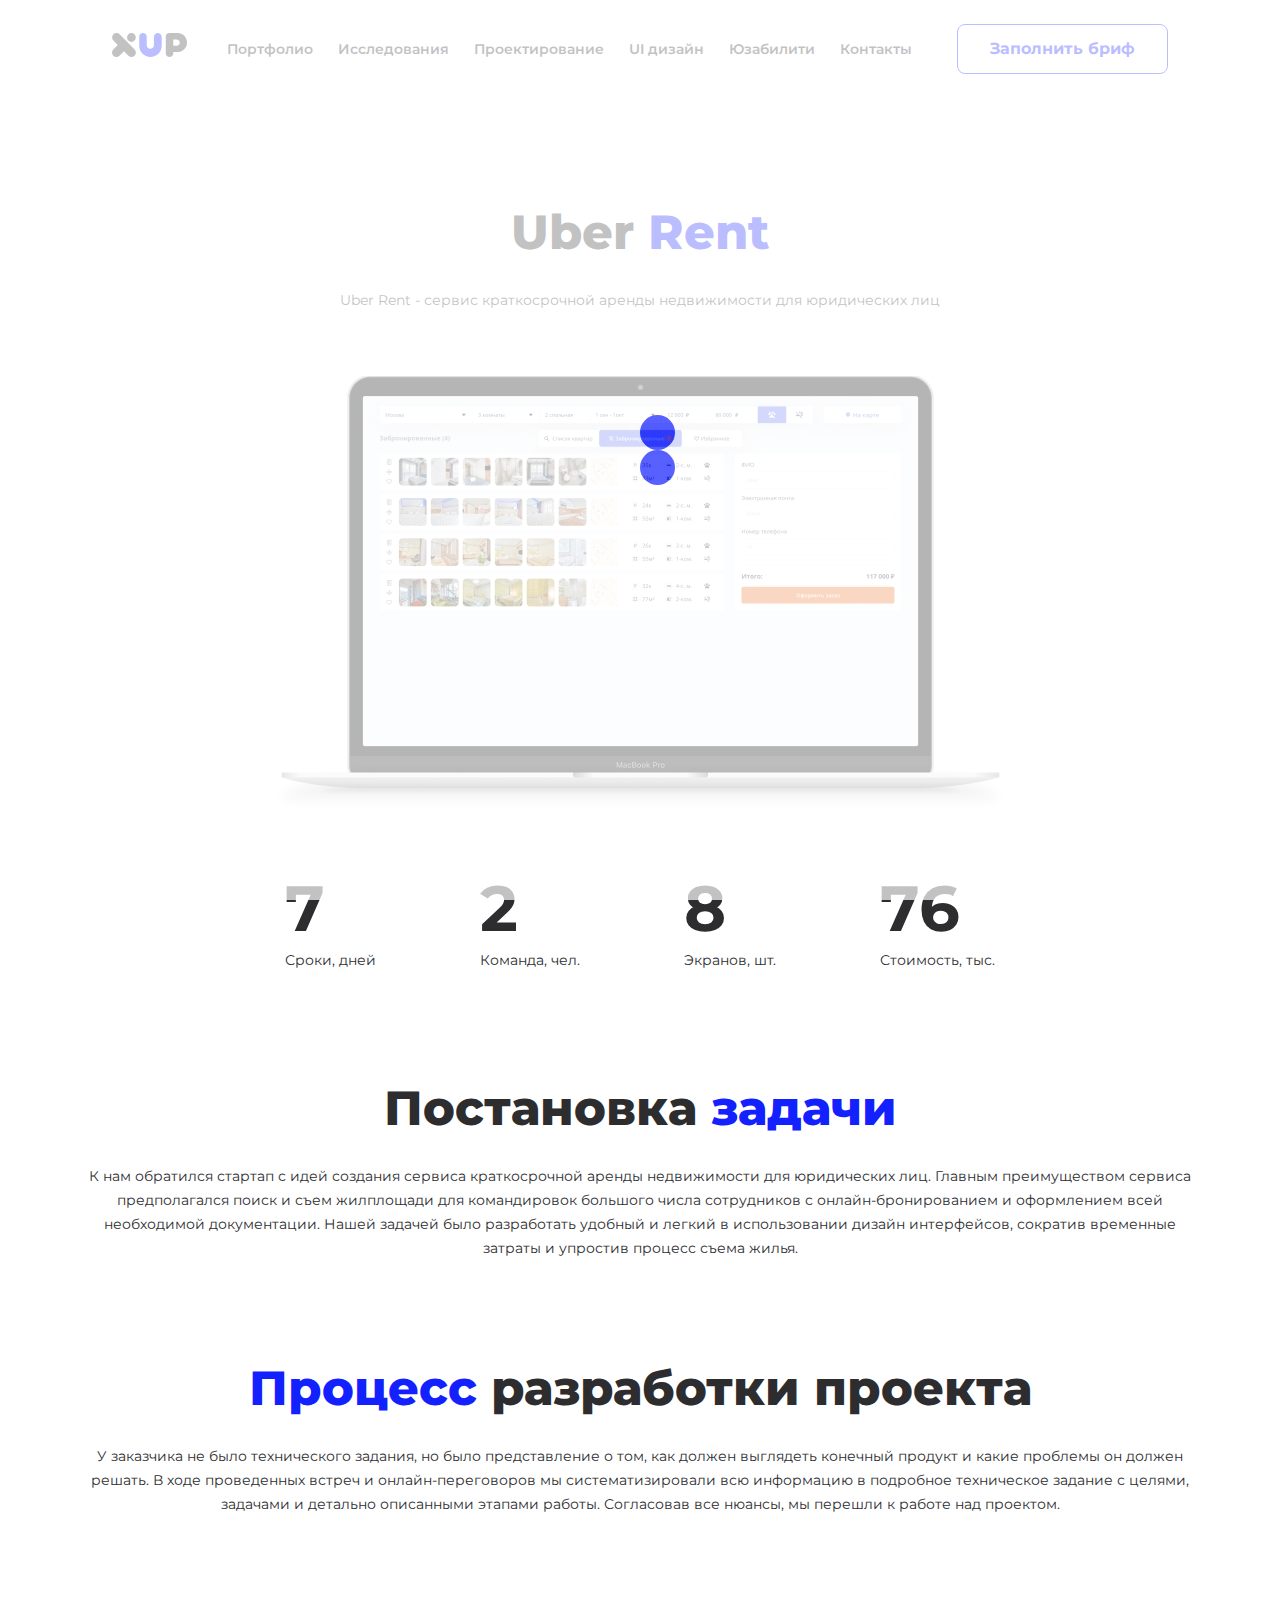
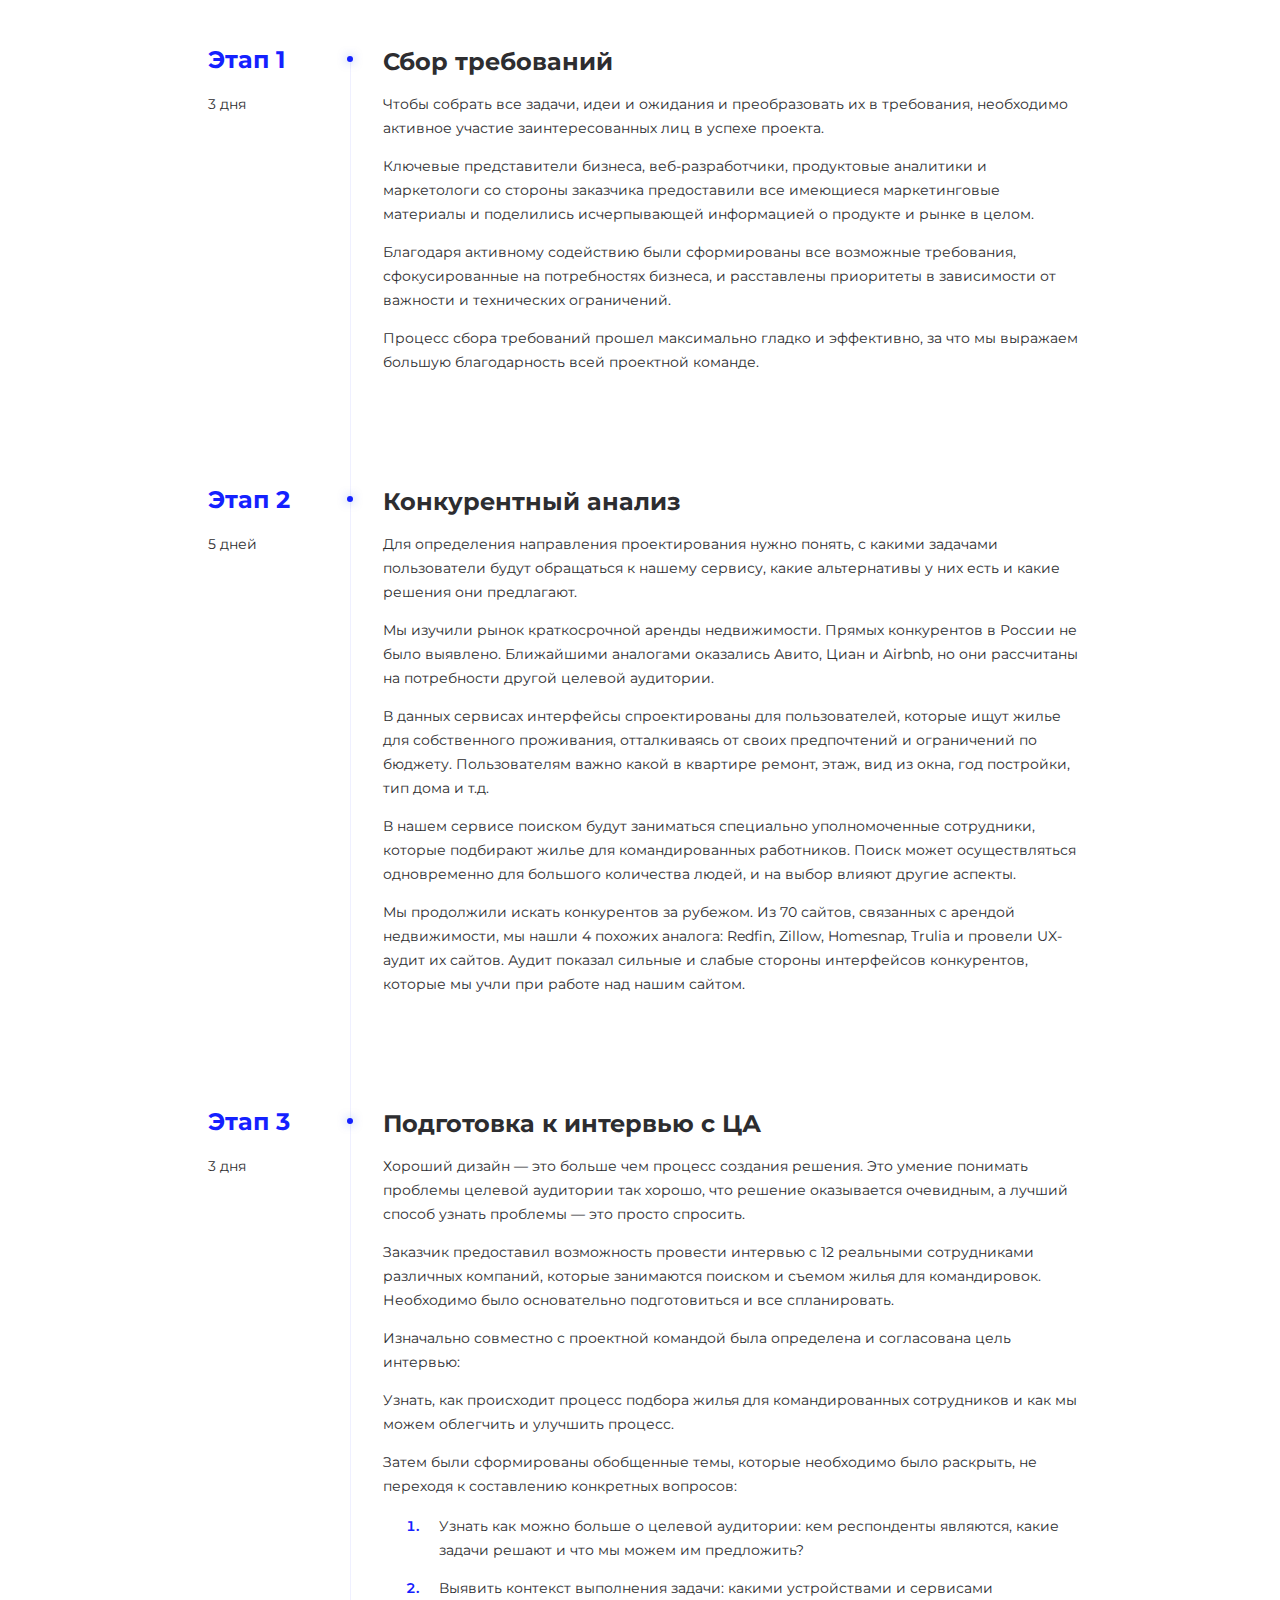
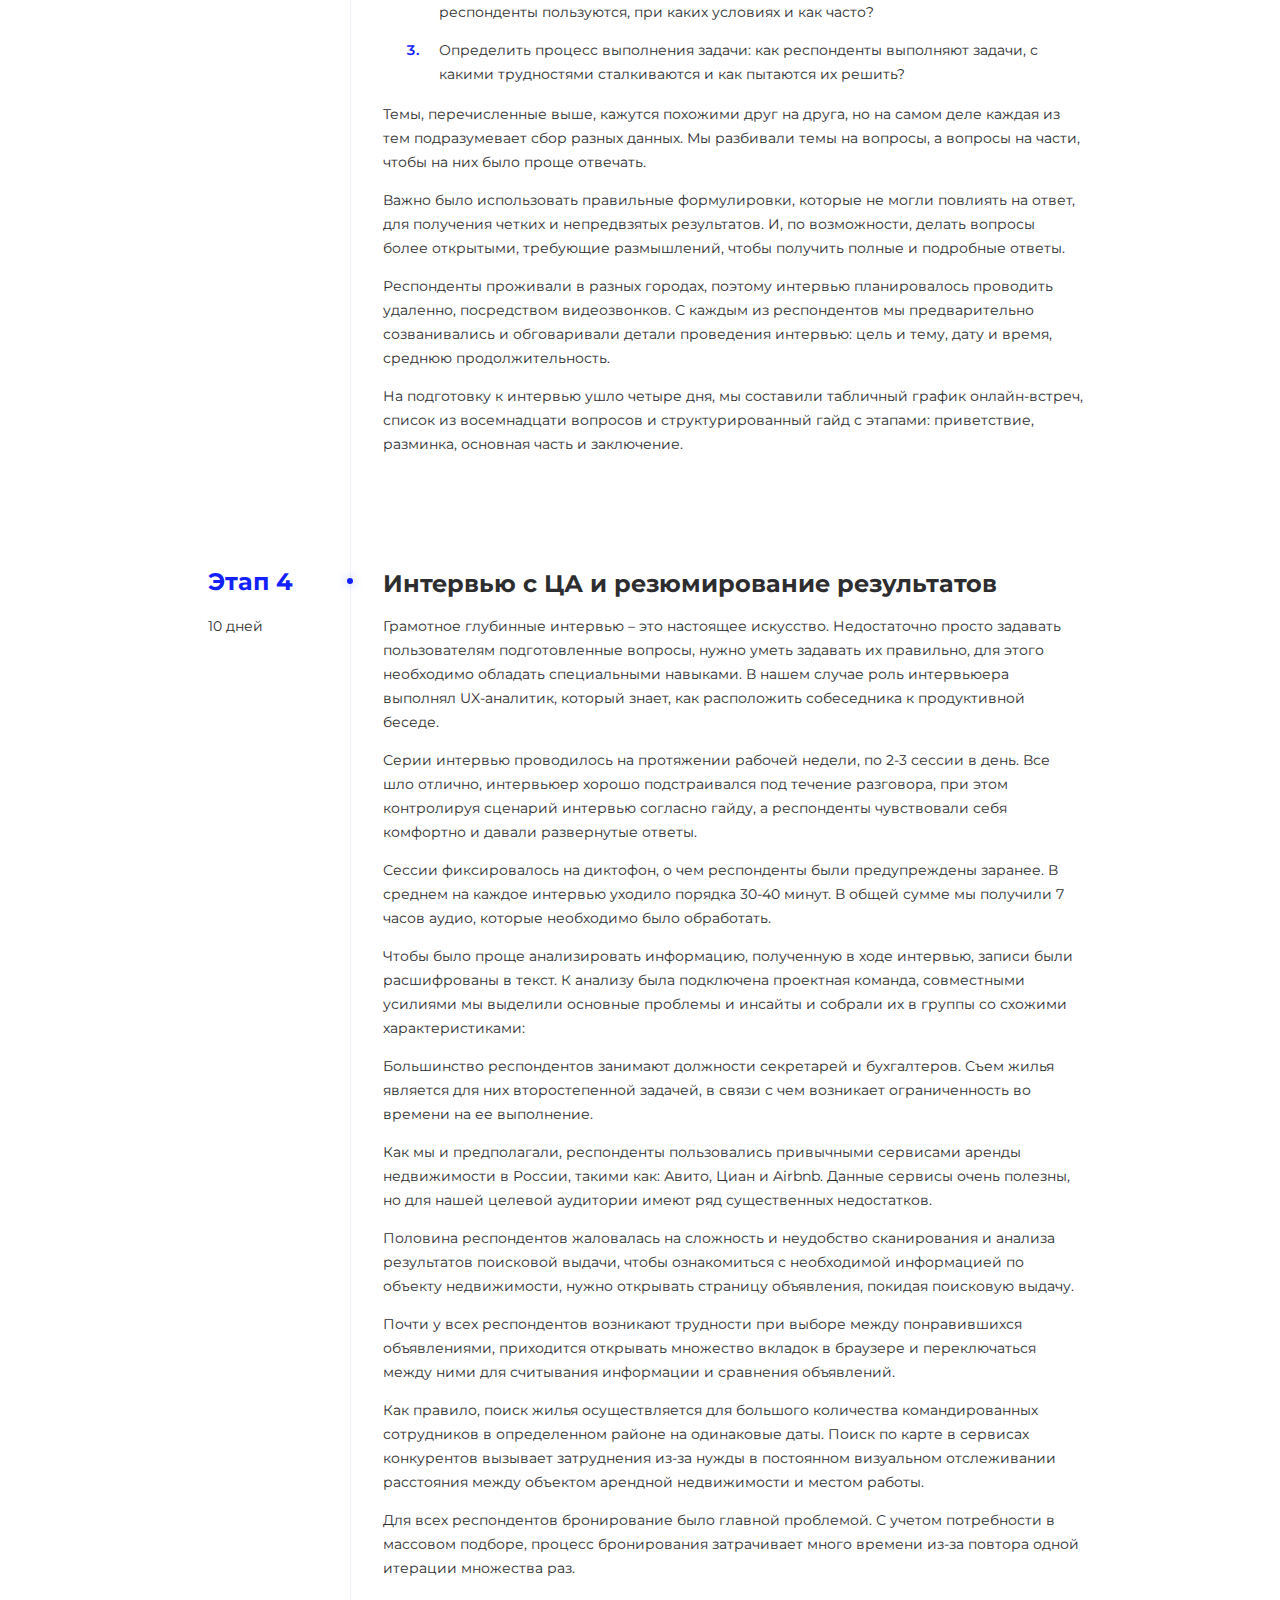
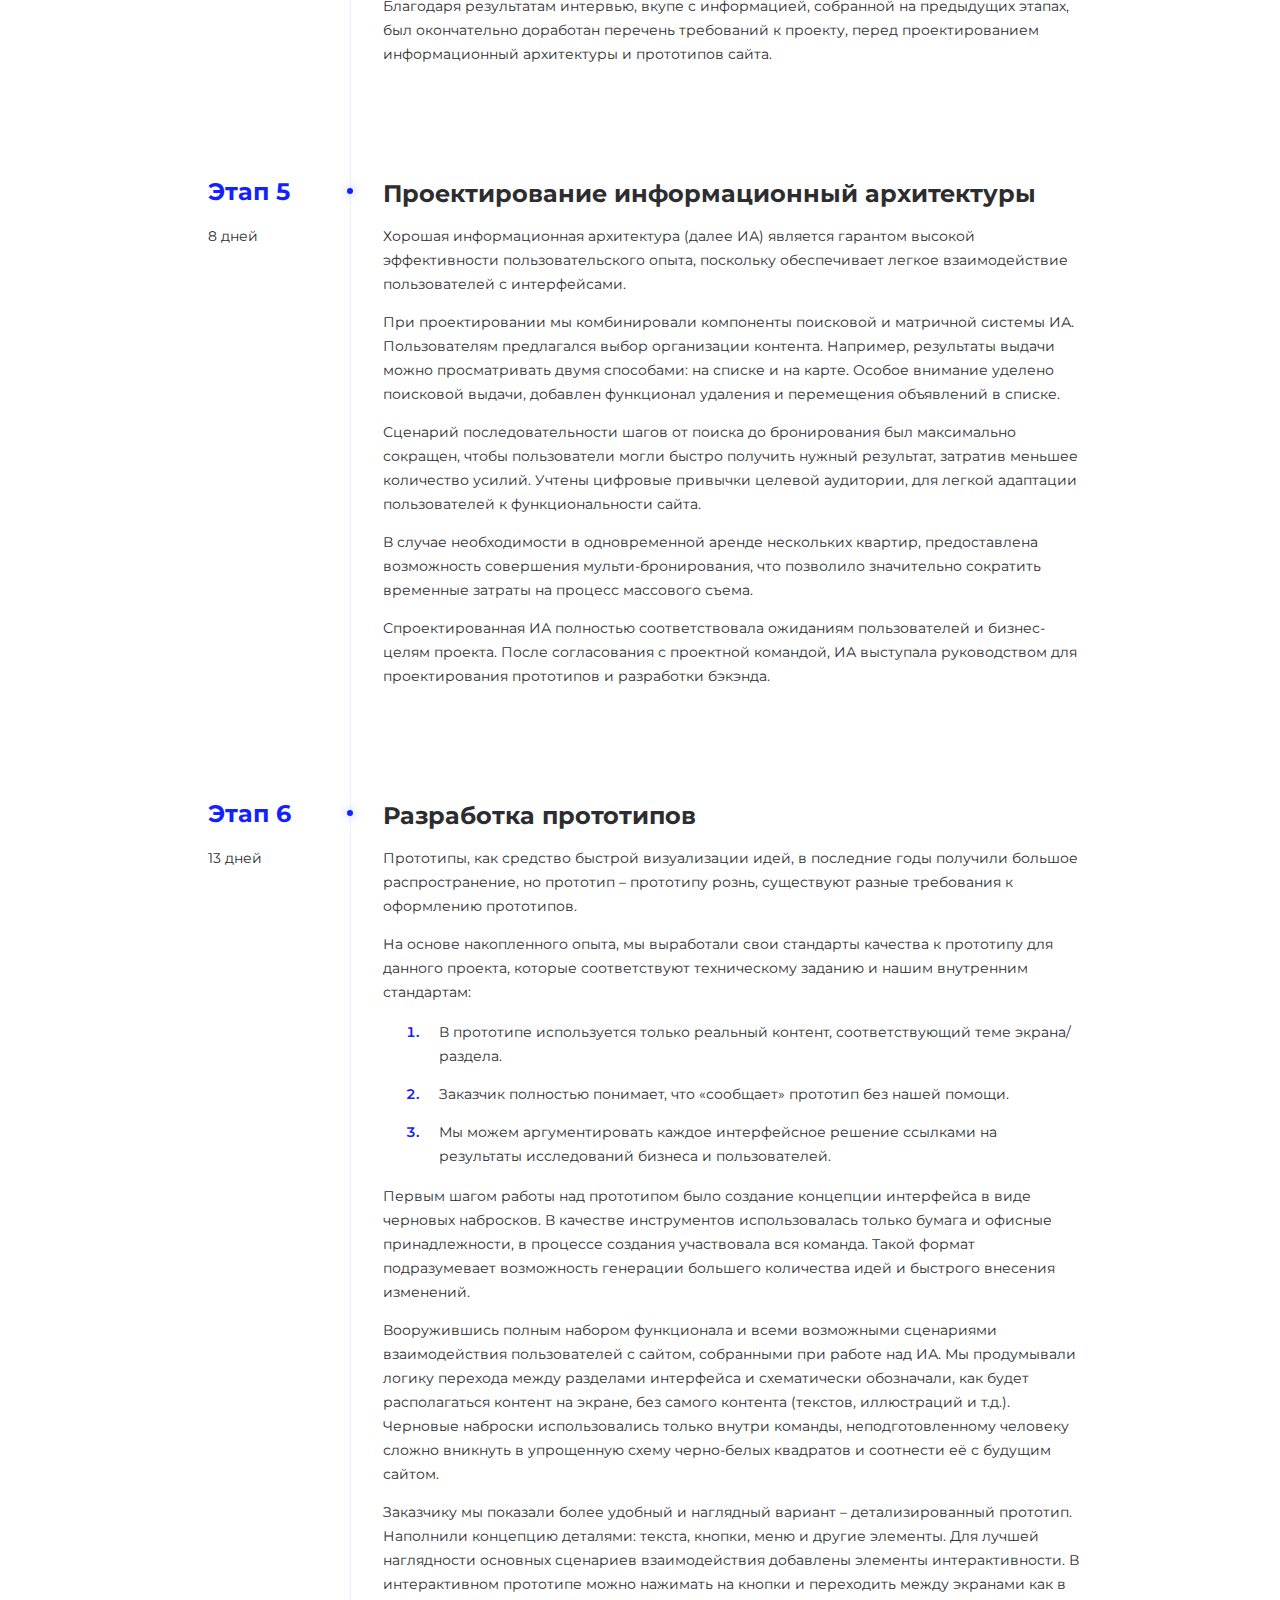
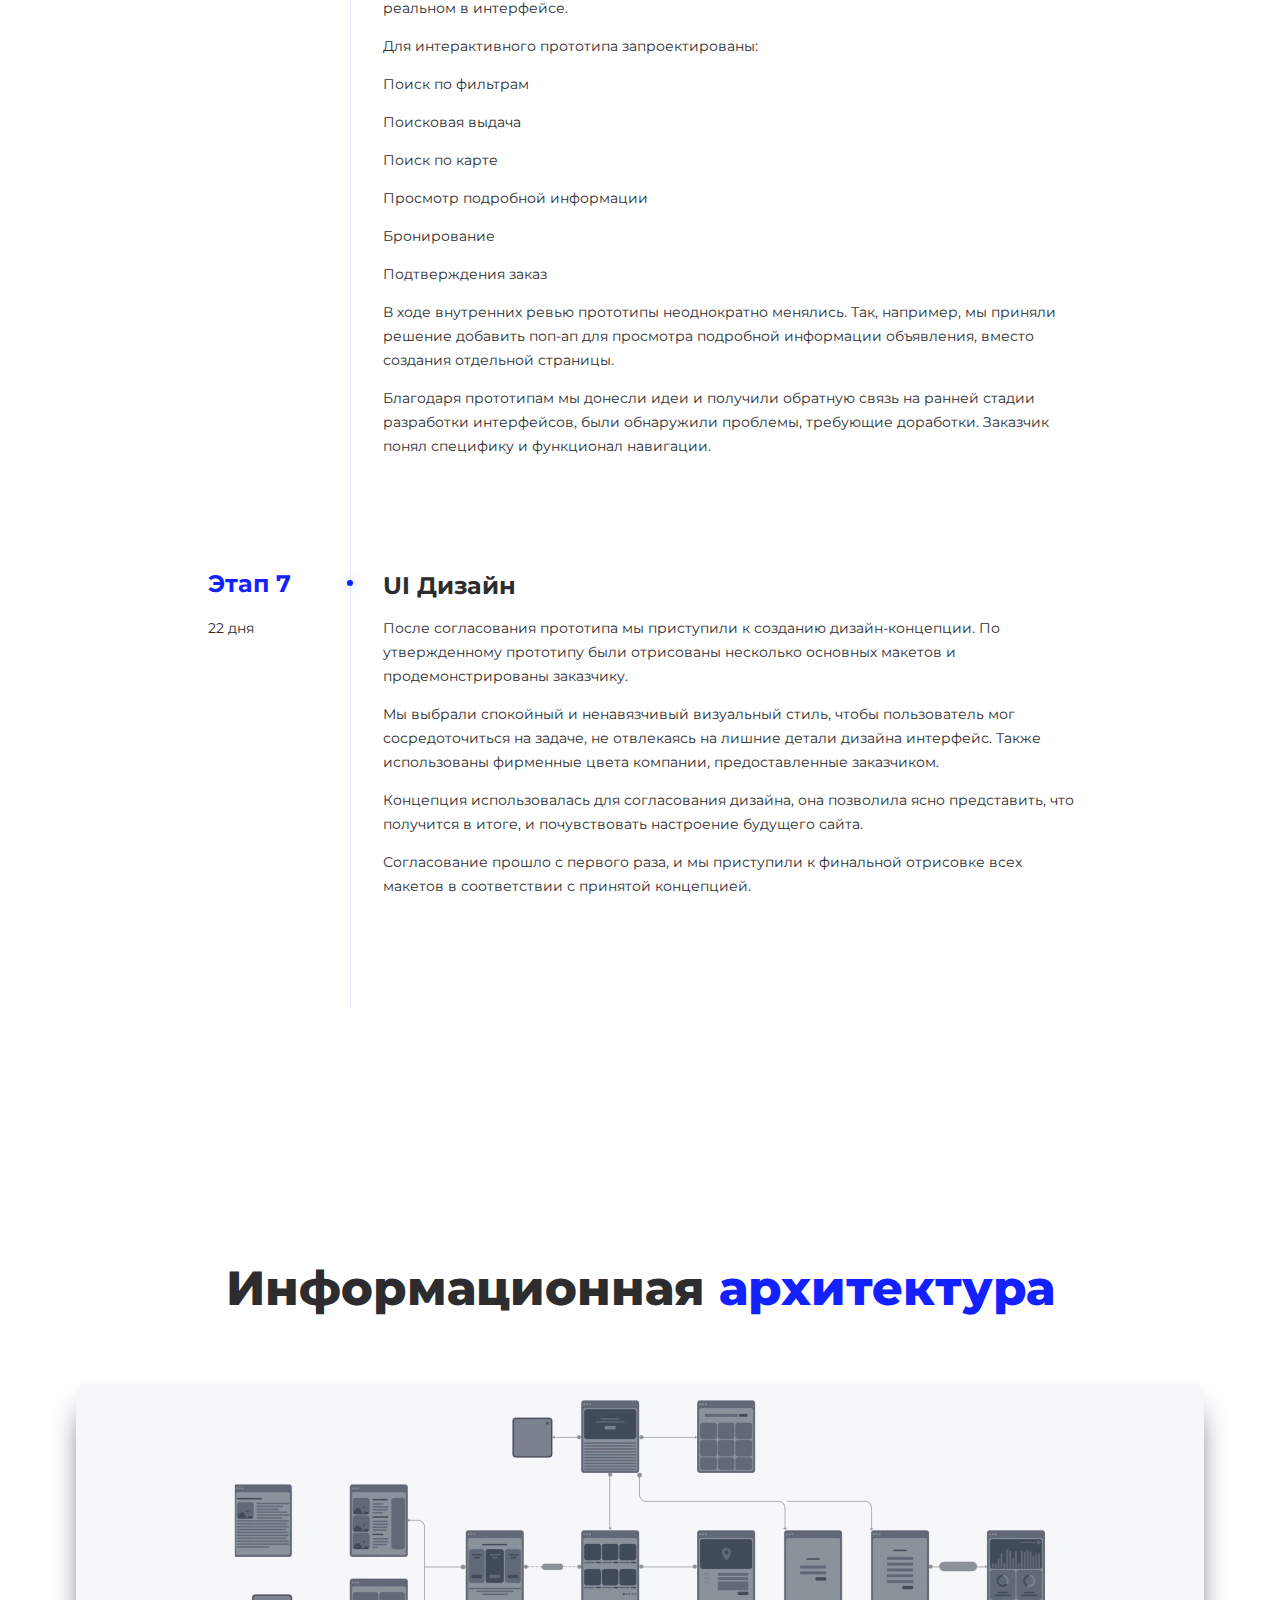
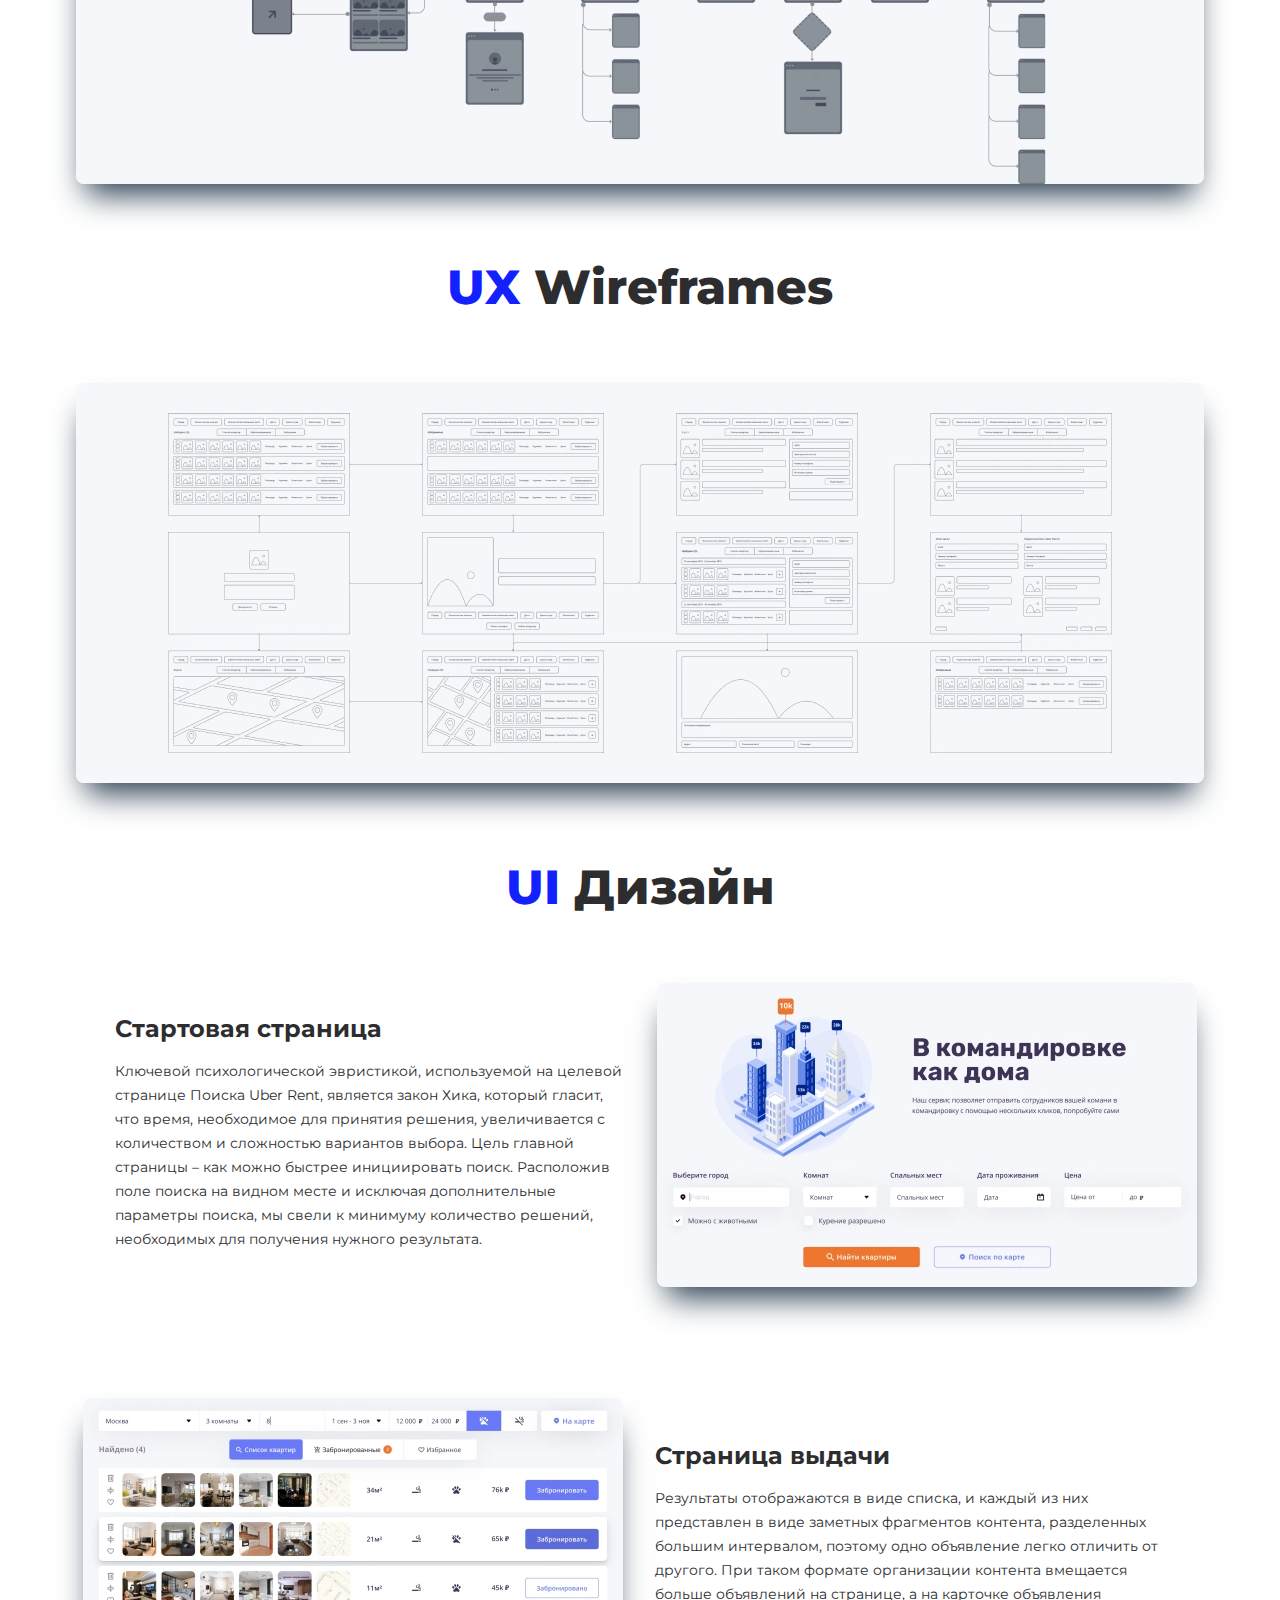
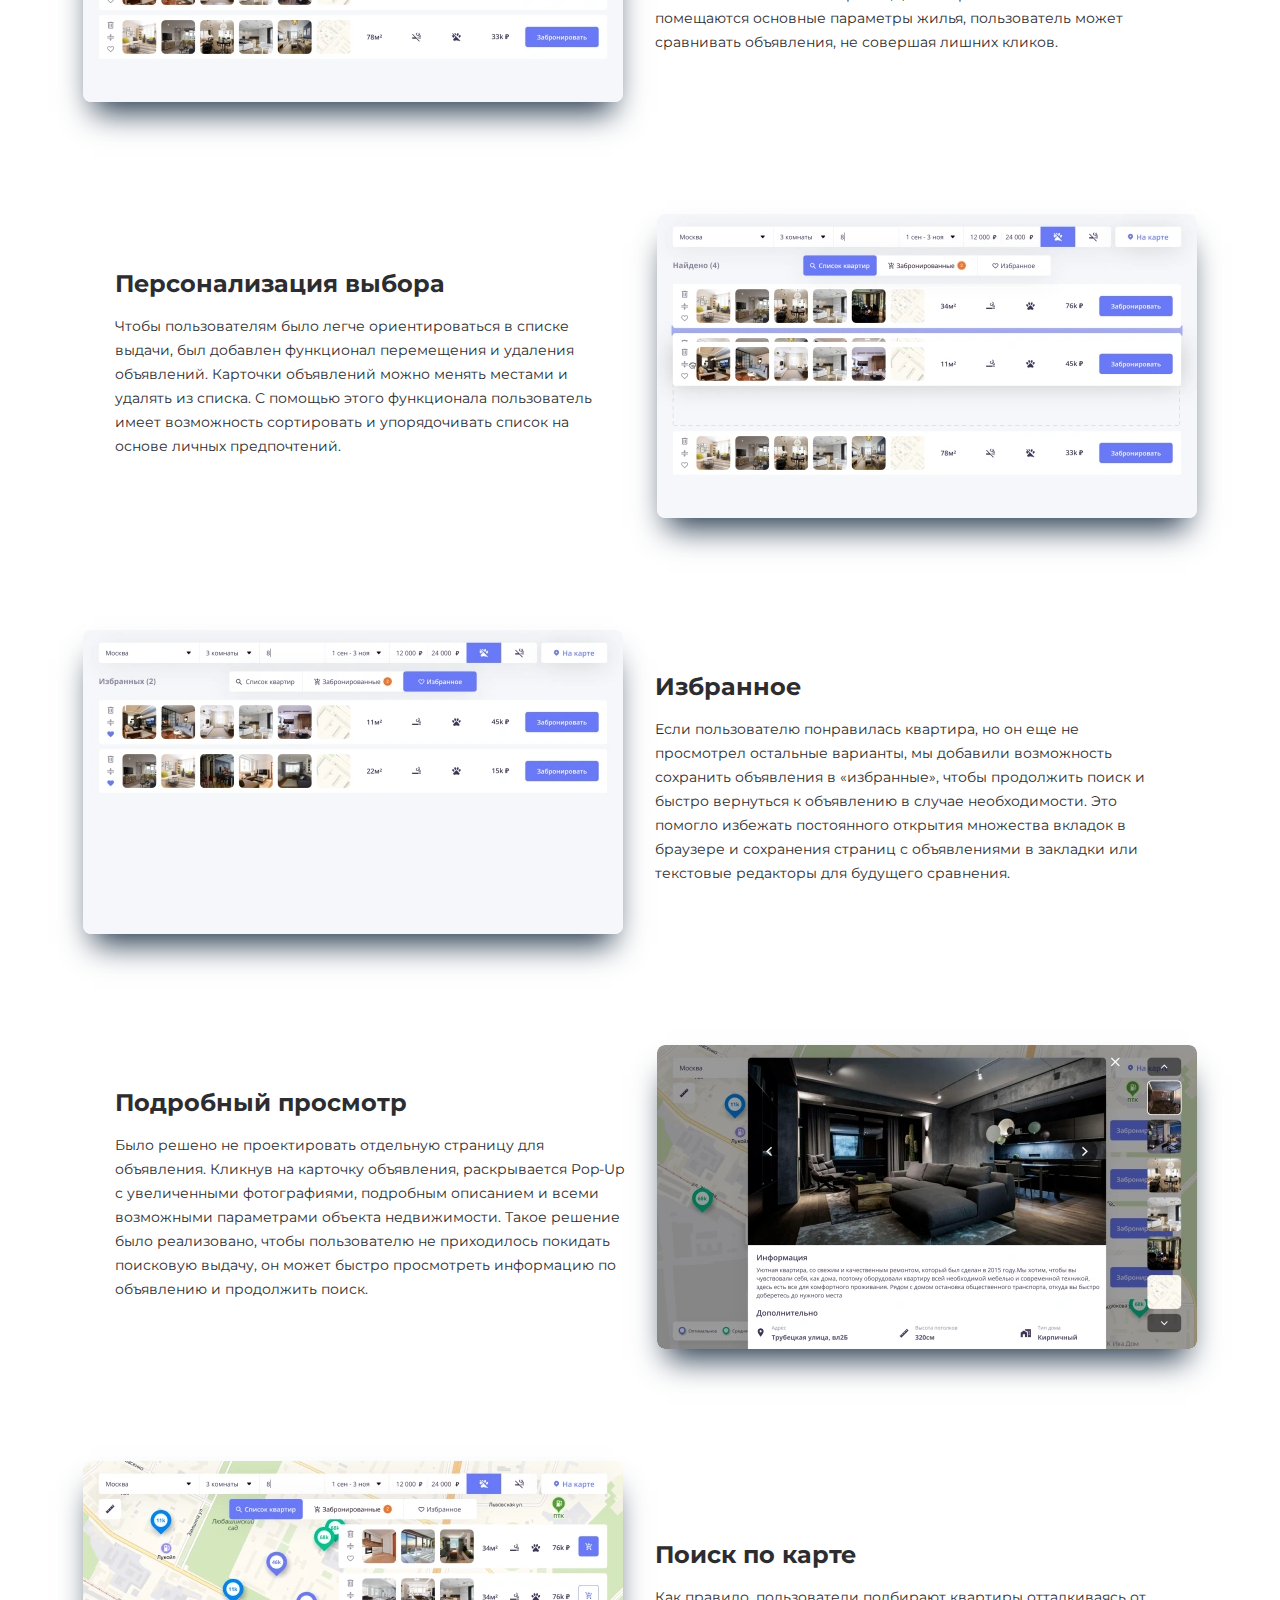
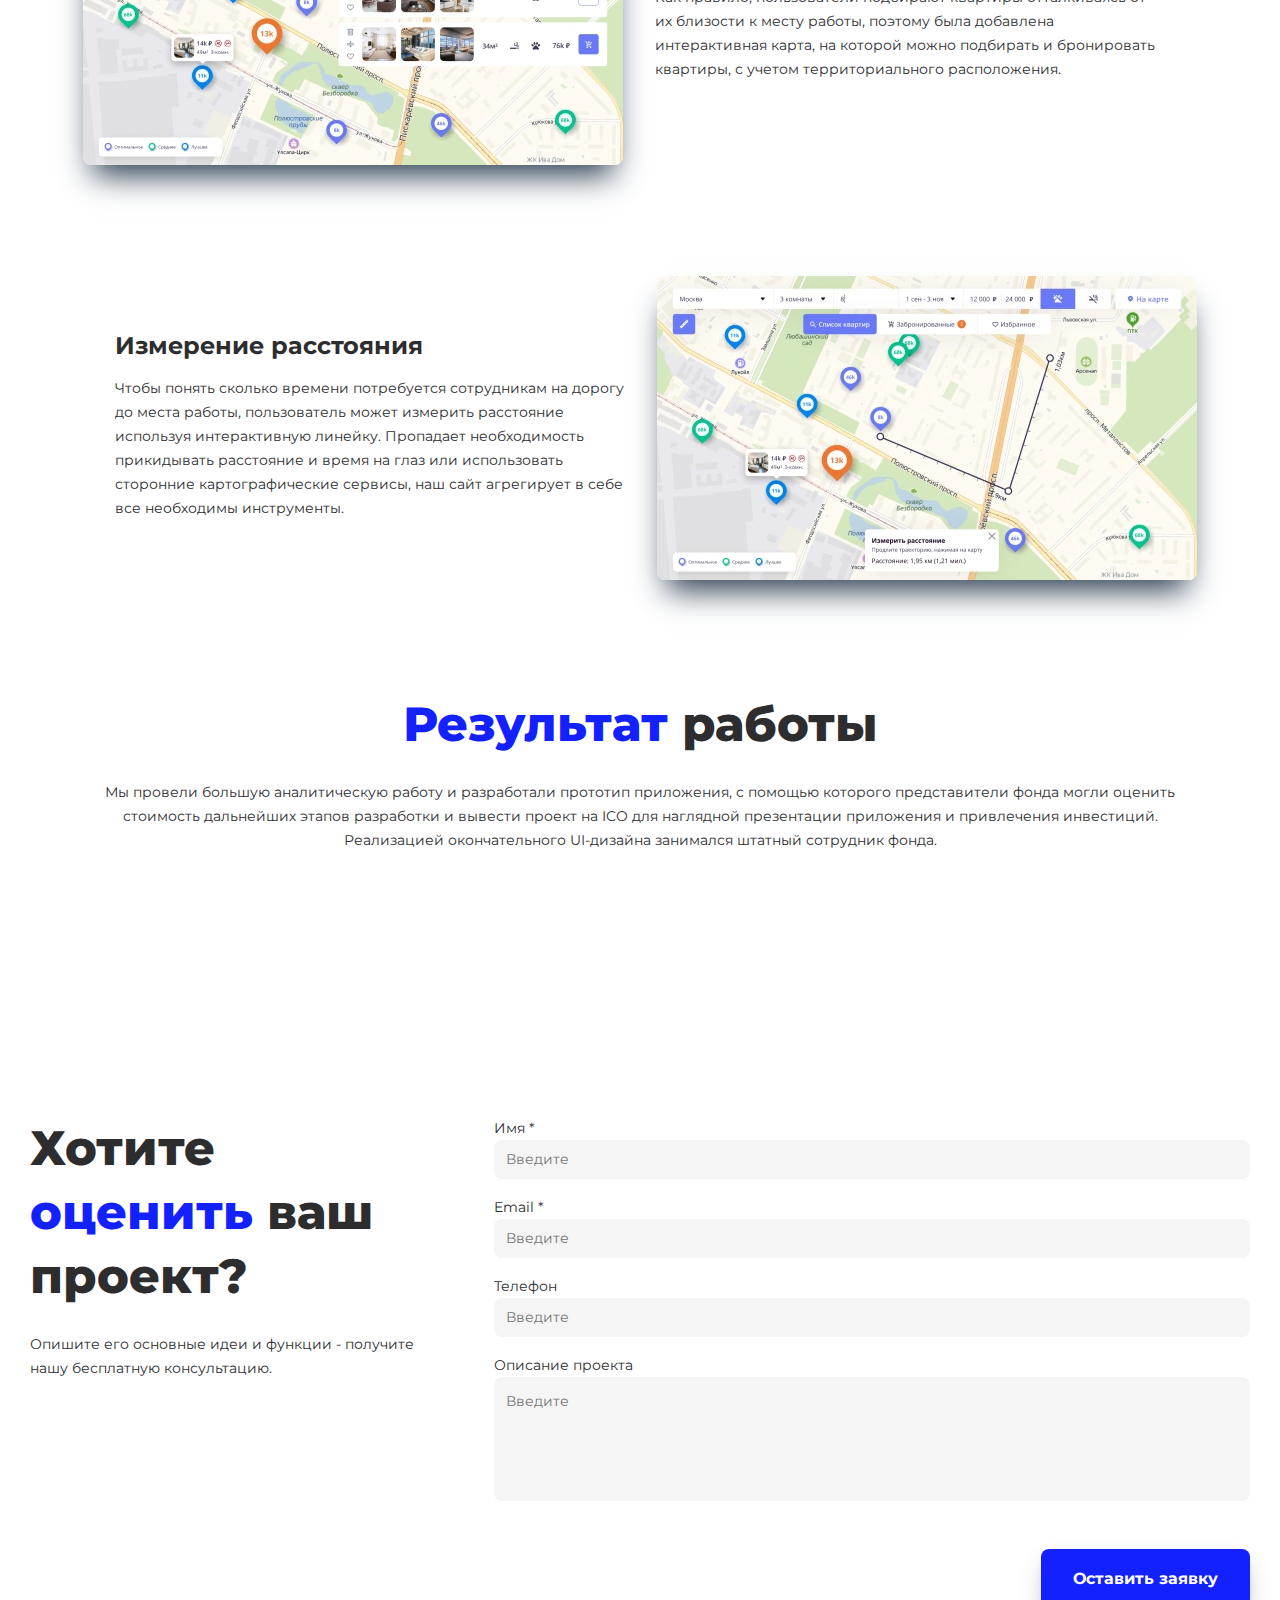
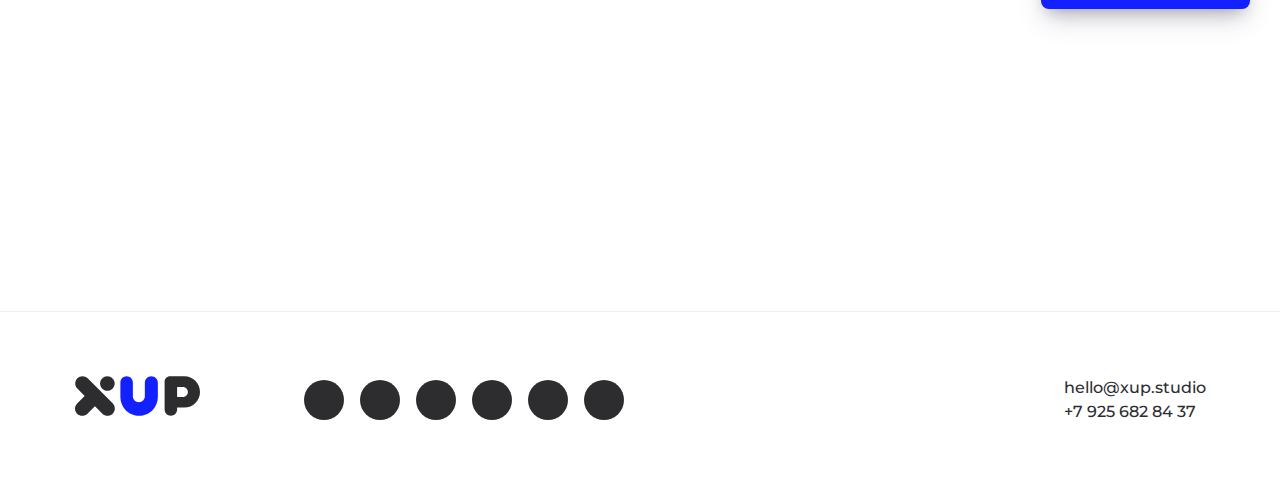
<file: uber-rent.html>
<!DOCTYPE html>
<html lang="en">

<head>
  <meta charset="UTF-8">
  <meta name="viewport" content="width=device-width, initial-scale=1.0">
  <link rel="stylesheet" href="css/style.min.css">
  <title>Uber Rent</title>
  <link rel="preconnect" href="https://fonts.gstatic.com">
  <script>
    FontAwesomeConfig = {
      searchPseudoElements: true
    }
  </script>
  <link rel="stylesheet" href="https://use.fontawesome.com/releases/v5.6.1/css/all.css"
    integrity="sha384-gfdkjb5BdAXd+lj+gudLWI+BXq4IuLW5IT+brZEZsLFm++aCMlF1V92rMkPaX4PP" crossorigin="anonymous">
  <link href="https://fonts.googleapis.com/css2?family=Montserrat:wght@400;500;600;700;800&display=swap"
    rel="stylesheet">
  <script src="https://ajax.googleapis.com/ajax/libs/jquery/2.2.4/jquery.min.js"></script>
  <script src="js/scroll-progressBar.js"></script>
</head>

<body>

  <!-- Loader -->
  <div class="preloader">
    <div class="preloader__row">
      <div class="preloader__item"></div>
      <div class="preloader__item"></div>
    </div>
  </div>

  <!-- Header -->
  <header class="header" id="header" role="banner">
    <div class="container">
      <div class="header__inner">
        <div class="header__logo">
          <a href="index.html"><img src="img/svg/logo-header.svg" alt=""></a>
        </div>
        <nav class="nav">
          <a class="nav__link" href="portfolio.html">Портфолио</a>
          <a class="nav__link" href="ux-analysis.html">Исследования</a>
          <a class="nav__link" href="projection.html">Проектирование</a>
          <a class="nav__link" href="ui-design.html">UI дизайн</a>
          <a class="nav__link" href="usability.html">Юзабилити</a>
          <a class="nav__link" href="#">Контакты</a>
        </nav>
        <div class="header__button">
          <div class="header__button__inner">
            <a class="buttonBrief" href="#">Заполнить бриф</a>
          </div>
        </div>
      </div> <!-- /.header__inner -->
      <div class="burger-menu">
        <a href="#" class="burger-menu__button">
          <span class="burger-menu__lines">
            <div class="burger-menu__nav">
              <a href="portfolio.html" class="burger__link">Портфолио</a>
              <a href="ux-analysis.html" class="burger__link">Исследования</a>
              <a href="projection.html" class="burger__link">Проектирование</a>
              <a href="ui-design.html" class="burger__link">UI дизайн</a>
              <a href="usability.html" class="burger__link">Юзабилити</a>
              <a href="contacts.html" class="burger__link">Контакты</a>
              <div class="header__button">
                <div class="header__button__inner">
                  <a class="buttonBrief" href="#">Заполнить бриф</a>
                </div>
              </div>
            </div>
        </a>
      </div>

      <div class="burger-menu__overlay"></div>
    </div>
    <div class="progress-container">
      <div class="progress-bar" id="myBar"></div>
    </div>
  </header>

  <!-- Uber-Rent Intro -->
  <div class="uberRent__intro">
    <div class="container">
      <div class="section__header">
        <div class="section__title">
          <h1>Uber <span class="wordBlue">Rent</span></h1>
        </div>
        <div class="section__suptitle">
          <h4>Uber Rent - сервис краткосрочной аренды недвижимости для юридических лиц</h4>
        </div>
      </div>

      <div class="uberRent__intro__inner" id="intro__inner">
        <div class="uberRent__intro__photo">
          <picture>
            <source srcset="img/uber-rent/intro.webp">
            <img src="img/uber-rent/intro.png" alt="">
          </picture>
        </div>

        <div class="uberRent__intro__count">
          <div class="count__inner">

            <div class="count__item">
              <div class="data-number" data-number="64">64</div>
              <div class="count__title">Сроки, дней</div>
            </div>

            <div class="count__item">
              <div class="data-number" data-number="02">02</div>
              <div class="count__title">Команда, чел.</div>
            </div>

            <div class="count__item">
              <div class="data-number" data-number="22">22</div>
              <div class="count__title">Экранов, шт.</div>
            </div>

            <div class="count__item">
              <div class="data-number" data-number="480">480</div>
              <div class="count__title">Стоимость, тыс.</div>
            </div>

          </div>
        </div>
      </div> <!-- /.uberRent__intro__inner -->
    </div> <!-- /.container -->
  </div> <!-- /.uberRent__intro -->

  <!-- Tasks litle section -->
  <div class="tasks">
    <div class="container">
      <div class="section__header">
        <div class="section__title">
          <h1>Постановка <span class="wordBlue">задачи</span></h1>
        </div>
        <div class="section__suptitle">
          <h4>
            К нам обратился стартап с идей создания сервиса краткосрочной аренды недвижимости для юридических лиц.
            Главным преимуществом сервиса предполагался поиск и съем жилплощади для командировок большого числа
            сотрудников с онлайн-бронированием и оформлением всей необходимой документации. Нашей задачей было
            разработать удобный и легкий в использовании дизайн интерфейсов, сократив временные затраты и упростив
            процесс съема жилья.
          </h4>
        </div>
      </div>
    </div> <!-- /.container -->
  </div> <!-- /.tasks -->

  <div class="process">
    <div class="container">
      <div class="section__header">
        <div class="section__title">
          <h1><span class="wordBlue">Процесс</span> разработки проекта</h1>
        </div>
        <div class="section__suptitle">
          <h4>У заказчика не было технического задания, но было представление о том, как должен выглядеть конечный
            продукт и какие проблемы он должен решать. В ходе проведенных встреч и онлайн-переговоров мы
            систематизировали всю информацию в подробное техническое задание с целями, задачами и детально описанными
            этапами работы. Согласовав все нюансы, мы перешли к работе над проектом.</h4>
        </div>
      </div>

      <!-- Stages -->
      <div class="stages">
        <div class="container">
          <div class="stages__wrapper">
            <div class="stages__inner">
              <div class="timeline">
                <div class="stage__col-type-1">

                  <div class="stage stage-type-1">
                    <h4><span class="wordBlue">Этап 1</span></h4>
                    <h5>3 дня</h5>
                    <div class="stages__row">
                      <div class="stages__text">
                        <div class="stages__title">
                          <h3>Сбор требований</h3>
                        </div>
                        <div class="stages__suptitle">
                          <p>Чтобы собрать все задачи, идеи и ожидания и преобразовать их в требования, необходимо
                            активное участие заинтересованных лиц в успехе проекта.</p>
                          <p>Ключевые представители бизнеса, веб-разработчики, продуктовые аналитики и маркетологи со
                            стороны заказчика предоставили все имеющиеся маркетинговые материалы и поделились
                            исчерпывающей информацией о продукте и рынке в целом.</p>
                          <p>Благодаря активному содействию были сформированы все возможные требования, сфокусированные
                            на потребностях бизнеса, и расставлены приоритеты в зависимости от важности и технических
                            ограничений. </p>
                          <p>Процесс сбора требований прошел максимально гладко и эффективно, за что мы выражаем большую
                            благодарность всей проектной команде.</p>
                        </div>
                      </div>
                    </div>
                  </div>

                  <div class="stage stage-type-1">
                    <h4><span class="wordBlue">Этап 2</span></h4>
                    <h5>5 дней</h5>
                    <div class="stages__row">
                      <div class="stages__text">
                        <div class="stages__title">
                          <h3>Конкурентный анализ</h3>
                        </div>
                        <div class="stages__suptitle">
                          <p>Для определения направления проектирования нужно понять, с какими задачами пользователи
                            будут обращаться к нашему сервису, какие альтернативы у них есть и какие решения они
                            предлагают. </p>
                          <p>Мы изучили рынок краткосрочной аренды недвижимости. Прямых конкурентов в России не было
                            выявлено. Ближайшими аналогами оказались Авито, Циан и Airbnb, но они рассчитаны на
                            потребности другой целевой аудитории.</p>
                          <p>В данных сервисах интерфейсы спроектированы для пользователей, которые ищут жилье для
                            собственного проживания, отталкиваясь от своих предпочтений и ограничений по бюджету.
                            Пользователям важно какой в квартире ремонт, этаж, вид из окна, год постройки, тип дома и
                            т.д.</p>
                          <p>В нашем сервисе поиском будут заниматься специально уполномоченные сотрудники, которые
                            подбирают жилье для командированных работников. Поиск может осуществляться одновременно для
                            большого количества людей, и на выбор влияют другие аспекты.</p>
                          <p>Мы продолжили искать конкурентов за рубежом. Из 70 сайтов, связанных с арендой
                            недвижимости, мы нашли 4 похожих аналога: Redfin, Zillow, Homesnap, Trulia и провели
                            UX-аудит их сайтов. Аудит показал сильные и слабые стороны интерфейсов конкурентов, которые
                            мы учли при работе над нашим сайтом.</p>
                        </div>
                      </div>
                    </div>
                  </div>

                  <div class="stage stage-type-1">
                    <h4><span class="wordBlue">Этап 3</span></h4>
                    <h5>3 дня</h5>
                    <div class="stages__row">
                      <div class="stages__text">
                        <div class="stages__title">
                          <h3>Подготовка к интервью с ЦА</h3>
                        </div>
                        <div class="stages__suptitle">
                          <p>Хороший дизайн — это больше чем процесс создания решения. Это умение понимать проблемы
                            целевой аудитории так хорошо, что решение оказывается очевидным, а лучший способ узнать
                            проблемы — это просто спросить.</p>
                          <p>Заказчик предоставил возможность провести интервью с 12 реальными сотрудниками различных
                            компаний, которые занимаются поиском и съемом жилья для командировок. Необходимо было
                            основательно подготовиться и все спланировать.</p>
                          <p>Изначально совместно с проектной командой была определена и согласована цель интервью:</p>
                          <p>Узнать, как происходит процесс подбора жилья для командированных сотрудников и как мы можем
                            облегчить и улучшить процесс.</p>
                          <p>Затем были сформированы обобщенные темы, которые необходимо было раскрыть, не переходя к
                            составлению конкретных вопросов:</p>
                          <ol class="listN">
                            <li><span>
                                <p>Узнать как можно больше о целевой аудитории: кем респонденты являются, какие задачи
                                  решают и что мы можем им предложить?</p>
                              </span></li>
                            <li><span>
                                <p>Выявить контекст выполнения задачи: какими устройствами и сервисами респонденты
                                  пользуются, при каких условиях и как часто?</p>
                              </span></li>
                            <li><span>
                                <p>Определить процесс выполнения задачи: как респонденты выполняют задачи, с какими
                                  трудностями сталкиваются и как пытаются их решить?</p>
                              </span></li>
                          </ol>
                          <p>Темы, перечисленные выше, кажутся похожими друг на друга, но на самом деле каждая из тем
                            подразумевает сбор разных данных. Мы разбивали темы на вопросы, а вопросы на части, чтобы на
                            них было проще отвечать.</p>
                          <p>Важно было использовать правильные формулировки, которые не могли повлиять на ответ, для
                            получения четких и непредвзятых результатов. И, по возможности, делать вопросы более
                            открытыми, требующие размышлений, чтобы получить полные и подробные ответы.</p>
                          <p>Респонденты проживали в разных городах, поэтому интервью планировалось проводить удаленно,
                            посредством видеозвонков. С каждым из респондентов мы предварительно созванивались и
                            обговаривали детали проведения интервью: цель и тему, дату и время, среднюю
                            продолжительность.</p>
                          <p>На подготовку к интервью ушло четыре дня, мы составили табличный график онлайн-встреч,
                            список из восемнадцати вопросов и структурированный гайд с этапами: приветствие, разминка,
                            основная часть и заключение.</p>
                        </div>
                      </div>
                    </div>
                  </div>

                  <div class="stage stage-type-1">
                    <h4><span class="wordBlue">Этап 4</span></h4>
                    <h5>10 дней</h5>
                    <div class="stages__row">
                      <div class="stages__text">
                        <div class="stages__title">
                          <h3>Интервью с ЦА и резюмирование результатов</h3>
                        </div>
                        <div class="stages__suptitle">
                          <p>Грамотное глубинные интервью – это настоящее искусство. Недостаточно просто задавать
                            пользователям подготовленные вопросы, нужно уметь задавать их правильно, для этого
                            необходимо обладать специальными навыками. В нашем случае роль интервьюера выполнял
                            UX-аналитик, который знает, как расположить собеседника к продуктивной беседе.</p>
                          <p>Серии интервью проводилось на протяжении рабочей недели, по 2-3 сессии в день. Все шло
                            отлично, интервьюер хорошо подстраивался под течение разговора, при этом контролируя
                            сценарий интервью согласно гайду, а респонденты чувствовали себя комфортно и давали
                            развернутые ответы.</p>
                          <p>Сессии фиксировалось на диктофон, о чем респонденты были предупреждены заранее. В среднем
                            на каждое интервью уходило порядка 30-40 минут. В общей сумме мы получили 7 часов аудио,
                            которые необходимо было обработать.</p>
                          <p>Чтобы было проще анализировать информацию, полученную в ходе интервью, записи были
                            расшифрованы в текст. К анализу была подключена проектная команда, совместными усилиями мы
                            выделили основные проблемы и инсайты и собрали их в группы со схожими характеристиками:</p>
                          <ul class="list">
                            <li><span>
                                <p>Большинство респондентов занимают должности секретарей и бухгалтеров. Съем жилья
                                  является для них второстепенной задачей, в связи с чем возникает ограниченность во
                                  времени на ее выполнение.</p>
                              </span></li>
                          </ul>
                          <ul class="list">
                            <li><span>
                                <p>Как мы и предполагали, респонденты пользовались привычными сервисами аренды
                                  недвижимости в России, такими как: Авито, Циан и Airbnb. Данные сервисы очень полезны,
                                  но для нашей целевой аудитории имеют ряд существенных недостатков.</p>
                              </span></li>
                          </ul>
                          <ul class="list">
                            <li><span>
                                <p>Половина респондентов жаловалась на сложность и неудобство сканирования и анализа
                                  результатов поисковой выдачи, чтобы ознакомиться с необходимой информацией по объекту
                                  недвижимости, нужно открывать страницу объявления, покидая поисковую выдачу.</p>
                              </span></li>
                          </ul>
                          <ul class="list">
                            <li><span>
                                <p>Почти у всех респондентов возникают трудности при выборе между понравившихся
                                  объявлениями, приходится открывать множество вкладок в браузере и переключаться между
                                  ними для считывания информации и сравнения объявлений.</p>
                              </span></li>
                          </ul>
                          <ul class="list">
                            <li><span>
                                <p>Как правило, поиск жилья осуществляется для большого количества командированных
                                  сотрудников в определенном районе на одинаковые даты. Поиск по карте в сервисах
                                  конкурентов вызывает затруднения из-за нужды в постоянном визуальном отслеживании
                                  расстояния между объектом арендной недвижимости и местом работы.</p>
                              </span></li>
                          </ul>
                          <ul class="list">
                            <li><span>
                                <p>Для всех респондентов бронирование было главной проблемой. С учетом потребности в
                                  массовом подборе, процесс бронирования затрачивает много времени из-за повтора одной
                                  итерации множества раз.</p>
                              </span></li>
                          </ul>
                          <p>Благодаря результатам интервью, вкупе с информацией, собранной на предыдущих этапах, был
                            окончательно доработан перечень требований к проекту, перед проектированием информационный
                            архитектуры и прототипов сайта.</p>
                        </div>
                      </div>
                    </div>
                  </div>

                  <div class="stage stage-type-1">
                    <h4><span class="wordBlue">Этап 5</span></h4>
                    <h5>8 дней</h5>
                    <div class="stages__row">
                      <div class="stages__text">
                        <div class="stages__title">
                          <h3>Проектирование информационный архитектуры</h3>
                        </div>
                        <div class="stages__suptitle">
                          <p>Хорошая информационная архитектура (далее ИА) является гарантом высокой эффективности
                            пользовательского опыта, поскольку обеспечивает легкое взаимодействие пользователей с
                            интерфейсами.</p>
                          <p>При проектировании мы комбинировали компоненты поисковой и матричной системы ИА.
                            Пользователям предлагался выбор организации контента. Например, результаты выдачи можно
                            просматривать двумя способами: на списке и на карте. Особое внимание уделено поисковой
                            выдачи, добавлен функционал удаления и перемещения объявлений в списке.</p>
                          <p>Сценарий последовательности шагов от поиска до бронирования был максимально сокращен, чтобы
                            пользователи могли быстро получить нужный результат, затратив меньшее количество усилий.
                            Учтены цифровые привычки целевой аудитории, для легкой адаптации пользователей к
                            функциональности сайта.</p>
                          <p>В случае необходимости в одновременной аренде нескольких квартир, предоставлена возможность
                            совершения мульти-бронирования, что позволило значительно сократить временные затраты на
                            процесс массового съема.</p>
                          <p>Спроектированная ИА полностью соответствовала ожиданиям пользователей и бизнес-целям
                            проекта. После согласования с проектной командой, ИА выступала руководством для
                            проектирования прототипов и разработки бэкэнда.</p>
                        </div>
                      </div>
                    </div>
                  </div>

                  <div class="stage stage-type-1">
                    <h4><span class="wordBlue">Этап 6</span></h4>
                    <h5>13 дней</h5>
                    <div class="stages__row">
                      <div class="stages__text">
                        <div class="stages__title">
                          <h3>Разработка прототипов</h3>
                        </div>
                        <div class="stages__suptitle">
                          <p>Прототипы, как средство быстрой визуализации идей, в последние годы получили большое
                            распространение, но прототип – прототипу рознь, существуют разные требования к оформлению
                            прототипов.</p>
                          <p>На основе накопленного опыта, мы выработали свои стандарты качества к прототипу для данного
                            проекта, которые соответствуют техническому заданию и нашим внутренним стандартам:</p>
                          <ol class="listN">
                            <li><span>
                                <p>В прототипе используется только реальный контент, соответствующий теме
                                  экрана/раздела.</p>
                              </span></li>
                            <li><span>
                                <p>Заказчик полностью понимает, что «сообщает» прототип без нашей помощи.</p>
                              </span></li>
                            <li><span>
                                <p>Мы можем аргументировать каждое интерфейсное решение ссылками на результаты
                                  исследований бизнеса и пользователей.</p>
                              </span></li>
                          </ol>

                          <p>Первым шагом работы над прототипом было создание концепции интерфейса в виде черновых
                            набросков. В качестве инструментов использовалась только бумага и офисные принадлежности, в
                            процессе создания участвовала вся команда. Такой формат подразумевает возможность генерации
                            большего количества идей и быстрого внесения изменений.</p>
                          <p>Вооружившись полным набором функционала и всеми возможными сценариями взаимодействия
                            пользователей с сайтом, собранными при работе над ИА. Мы продумывали логику перехода между
                            разделами интерфейса и схематически обозначали, как будет располагаться контент на экране,
                            без самого контента (текстов, иллюстраций и т.д.). Черновые наброски использовались только
                            внутри команды, неподготовленному человеку сложно вникнуть в упрощенную схему черно-белых
                            квадратов и соотнести её с будущим сайтом.</p>
                          <p>Заказчику мы показали более удобный и наглядный вариант – детализированный прототип.
                            Наполнили концепцию деталями: текста, кнопки, меню и другие элементы. Для лучшей наглядности
                            основных сценариев взаимодействия добавлены элементы интерактивности. В интерактивном
                            прототипе можно нажимать на кнопки и переходить между экранами как в реальном в интерфейсе.
                          </p>
                          <p>Для интерактивного прототипа запроектированы:</p>
                          <ul class="list">
                            <li><span>
                                <p>Поиск по фильтрам</p>
                              </span></li>
                          </ul>
                          <ul class="list">
                            <li><span>
                                <p>Поисковая выдача</p>
                              </span></li>
                          </ul>
                          <ul class="list">
                            <li><span>
                                <p>Поиск по карте</p>
                              </span></li>
                          </ul>
                          <ul class="list">
                            <li><span>
                                <p>Просмотр подробной информации</p>
                              </span></li>
                          </ul>
                          <ul class="list">
                            <li><span>
                                <p>Бронирование</p>
                              </span></li>
                          </ul>
                          <ul class="list">
                            <li><span>
                                <p>Подтверждения заказ</p>
                              </span></li>
                          </ul>
                          <p>В ходе внутренних ревью прототипы неоднократно менялись. Так, например, мы приняли решение
                            добавить поп-ап для просмотра подробной информации объявления, вместо создания отдельной
                            страницы.</p>
                          <p>Благодаря прототипам мы донесли идеи и получили обратную связь на ранней стадии разработки
                            интерфейсов, были обнаружили проблемы, требующие доработки. Заказчик понял специфику и
                            функционал навигации.</p>
                        </div>
                      </div>
                    </div>
                  </div>

                  <div class="stage stage-type-1">
                    <h4><span class="wordBlue">Этап 7</span></h4>
                    <h5>22 дня</h5>
                    <div class="stages__row">
                      <div class="stages__text">
                        <div class="stages__title">
                          <h3>UI Дизайн</h3>
                        </div>
                        <div class="stages__suptitle">
                          <p>После согласования прототипа мы приступили к созданию дизайн-концепции. По утвержденному
                            прототипу были отрисованы несколько основных макетов и продемонстрированы заказчику.</p>
                          <p>Мы выбрали спокойный и ненавязчивый визуальный стиль, чтобы пользователь мог
                            сосредоточиться на задаче, не отвлекаясь на лишние детали дизайна интерфейс. Также
                            использованы фирменные цвета компании, предоставленные заказчиком.</p>
                          <p>Концепция использовалась для согласования дизайна, она позволила ясно представить, что
                            получится в итоге, и почувствовать настроение будущего сайта.</p>
                          <p>Согласование прошло с первого раза, и мы приступили к финальной отрисовке всех макетов в
                            соответствии с принятой концепцией.</p>
                        </div>
                      </div>
                    </div>
                  </div>
                </div> <!-- /.stages__col -->
              </div> <!-- /.timeline -->
            </div> <!-- /.stages__inner -->
          </div> <!-- /.stages__wrapper -->
        </div> <!-- /.container -->
      </div> <!-- /.stages -->
    </div> <!-- /.container -->
  </div> <!-- /.procces -->

  <div class="architecture">
    <div class="container">
      <div class="section__header">
        <div class="section__title">
          <h1>Информационная <span class="wordBlue">архитектура</span></h1>
        </div>
      </div>

      <div class="miniGallery__inner">

        <div class="miniGallery__item">
          <picture>
            <source srcset="img/uber-rent/architecture/1.webp">
            <img src="img/uber-rent/architecture/1.jpg" alt="">
          </picture>
        </div>
      </div> <!-- /.miniGallery__inner -->
    </div> <!-- /.container -->
  </div> <!-- /.architecture -->

  <div class="wireframes">
    <div class="container">
      <div class="section__header">
        <div class="section__title">
          <h1><span class="wordBlue">UX</span> Wireframes</h1>
        </div>
      </div>

      <div class="miniGallery__inner">

        <div class="miniGallery__item">
          <picture>
            <source srcset="img/uber-rent/ux/1.webp">
            <img src="img/uber-rent/ux/1.jpg" alt="">
          </picture>
        </div>
      </div> <!-- /.miniGallery__inner -->
    </div> <!-- /.container -->
  </div> <!-- /.wireframes -->

  <!-- UI Design -->

  <div class="uiDesign">
    <div class="container">
      <div class="section__header">
        <div class="section__title">
          <h1><span class="wordBlue">UI</span> Дизайн</h1>
        </div>
      </div>

      <div class="uiDesign__wrapper">
        <div class="uiDesign__inner">

          <div class="uiDesign__row">
            <div class="row__text">
              <div class="row__title">
                <h3>Стартовая страница</h3>
              </div>
              <div class="row__description">
                <p>Ключевой психологической эвристикой, используемой на целевой странице Поиска Uber Rent, является
                  закон Хика, который гласит, что время, необходимое для принятия решения, увеличивается с количеством и
                  сложностью вариантов выбора. Цель главной страницы – как можно быстрее инициировать поиск. Расположив
                  поле поиска на видном месте и исключая дополнительные параметры поиска, мы свели к минимуму количество
                  решений, необходимых для получения нужного результата.</p>
              </div>
            </div>
            <div class="row__photo">
              <picture>
                <source srcset="img/uber-rent/ui/1.webp">
                <img src="img/uber-rent/ui/1.png" alt="">
              </picture>
            </div>
          </div>

          <div class="uiDesign__row">
            <div class="row__photo">
              <picture>
                <source srcset="img/uber-rent/ui/2.webp">
                <img src="img/uber-rent/ui/2.png" alt="">
              </picture>
            </div>
            <div class="row__text">
              <div class="row__title">
                <h3>Страница выдачи</h3>
              </div>
              <div class="row__description">
                <p>Результаты отображаются в виде списка, и каждый из них представлен в виде заметных фрагментов
                  контента, разделенных большим интервалом, поэтому одно объявление легко отличить от другого. При таком
                  формате организации контента вмещается больше объявлений на странице, а на карточке объявления
                  помещаются основные параметры жилья, пользователь может сравнивать объявления, не совершая лишних
                  кликов. </p>
              </div>
            </div>
          </div>

          <div class="uiDesign__row">
            <div class="row__text">
              <div class="row__title">
                <h3>Персонализация выбора</h3>
              </div>
              <div class="row__description">
                <p>Чтобы пользователям было легче ориентироваться в списке выдачи, был добавлен функционал перемещения и
                  удаления объявлений. Карточки объявлений можно менять местами и удалять из списка. С помощью этого
                  функционала пользователь имеет возможность сортировать и упорядочивать список на основе личных
                  предпочтений.</p>
              </div>
            </div>
            <div class="row__photo">
              <picture>
                <source srcset="img/uber-rent/ui/3.webp">
                <img src="img/uber-rent/ui/3.png" alt="">
              </picture>
            </div>
          </div>

          <div class="uiDesign__row">
            <div class="row__photo">
              <picture>
                <source srcset="img/uber-rent/ui/4.webp">
                <img src="img/uber-rent/ui/4.png" alt="">
              </picture>
            </div>
            <div class="row__text">
              <div class="row__title">
                <h3>Избранное</h3>
              </div>
              <div class="row__description">
                <p>Если пользователю понравилась квартира, но он еще не просмотрел остальные варианты, мы добавили
                  возможность сохранить объявления в «избранные», чтобы продолжить поиск и быстро вернуться к объявлению
                  в случае необходимости. Это помогло избежать постоянного открытия множества вкладок в браузере и
                  сохранения страниц с объявлениями в закладки или текстовые редакторы для будущего сравнения.</p>
              </div>
            </div>
          </div>

          <div class="uiDesign__row">
            <div class="row__text">
              <div class="row__title">
                <h3>Подробный просмотр</h3>
              </div>
              <div class="row__description">
                <p>Было решено не проектировать отдельную страницу для объявления. Кликнув на карточку объявления,
                  раскрывается Pop-Up с увеличенными фотографиями, подробным описанием и всеми возможными параметрами
                  объекта недвижимости. Такое решение было реализовано, чтобы пользователю не приходилось покидать
                  поисковую выдачу, он может быстро просмотреть информацию по объявлению и продолжить поиск. </p>
              </div>
            </div>
            <div class="row__photo">
              <picture>
                <source srcset="img/uber-rent/ui/5.webp">
                <img src="img/uber-rent/ui/5.png" alt="">
              </picture>
            </div>
          </div>

          <div class="uiDesign__row">
            <div class="row__photo">
              <picture>
                <source srcset="img/uber-rent/ui/6.webp">
                <img src="img/uber-rent/ui/6.png" alt="">
              </picture>
            </div>
            <div class="row__text">
              <div class="row__title">
                <h3>Поиск по карте</h3>
              </div>
              <div class="row__description">
                <p>Как правило, пользователи подбирают квартиры отталкиваясь от их близости к месту работы, поэтому была
                  добавлена интерактивная карта, на которой можно подбирать и бронировать квартиры, с учетом
                  территориального расположения. </p>
              </div>
            </div>
          </div>

          <div class="uiDesign__row">
            <div class="row__text">
              <div class="row__title">
                <h3>Измерение расстояния</h3>
              </div>
              <div class="row__description">
                <p>Чтобы понять сколько времени потребуется сотрудникам на дорогу до места работы, пользователь может
                  измерить расстояние используя интерактивную линейку. Пропадает необходимость прикидывать расстояние и
                  время на глаз или использовать сторонние картографические сервисы, наш сайт агрегирует в себе все
                  необходимы инструменты.</p>
              </div>
            </div>
            <div class="row__photo">
              <picture>
                <source srcset="img/uber-rent/ui/7.webp">
                <img src="img/uber-rent/ui/7.png" alt="">
              </picture>
            </div>
          </div>

        </div> <!-- /.uiDesign__inner -->
      </div> <!-- /.uiDesign__wrapper -->
    </div> <!-- /.container -->
  </div> <!-- /.uiDesign -->

  <!-- A little results section -->
  <div class="results">
    <div class="container">
      <div class="section__header">
        <div class="section__title">
          <h1><span class="wordBlue">Результат</span> работы</h1>
        </div>
        <div class="section__suptitle">
          <h4>Мы провели большую аналитическую работу и разработали прототип приложения, с помощью которого
            представители фонда могли оценить стоимость дальнейших этапов разработки и вывести проект на ICO для
            наглядной презентации приложения и привлечения инвестиций. Реализацией окончательного UI-дизайна занимался
            штатный сотрудник фонда.</h4>
        </div>
      </div>
    </div> <!-- /.container -->
  </div> <!-- /.results -->

  <!-- Rate US -->
  <div class="rateUs">
    <div class="container">
      <div class="rateUs__wrapper">
        <div class="rateUs__inner">
          <div class="rateUs__text">
            <div class="rateUs__text__title">
              <h1>Хотите <span class="wordBlue">оценить</span> ваш проект?</h1>
            </div>
            <div class="rateUs__text__suptitle">
              <h4>
                Опишите его основные идеи и функции - получите нашу бесплатную консультацию.
              </h4>
            </div>
          </div> <!-- /.rateUs__text -->

          <div class="rateUs__contact">
            <form class="contact__form" action="" method="post" name="contact_form">
              <ul>
                <li>
                  <h2>Имя *</h2>
                </li>
                <li>
                  <input class="contact__input" type="text" name="name" placeholder="Введите" />
                </li>
              </ul>

              <ul>
                <li>
                  <h2>Email *</h2>
                </li>
                <li>
                  <input class="contact__input" type="text" name="email" placeholder="Введите" />
                </li>
              </ul>

              <ul>
                <li>
                  <h2>Телефон</h2>
                </li>
                <li>
                  <input class="contact__input" type="text" name="phone" placeholder="Введите" />
                </li>
              </ul>

              <ul>
                <li>
                  <h2>Описание проекта</h2>
                </li>
                <li>
                  <textarea class="contact__textarea" name="project" placeholder="Введите"
                    style="resize: none;"></textarea>
                </li>
              </ul>

              <ul>
                <li>
                  <div class="send__button">
                    <div class="send__button__inner">
                      <a href="#">Оставить заявку</a>
                    </div>
                  </div>
                </li>
              </ul>

            </form>
          </div>
        </div> <!-- rateUs__inner -->
      </div> <!-- /.rateUs__wrapper -->
    </div> <!-- /.container -->
  </div> <!-- /.rateUs -->

  <footer class="footer">
    <div class="container">
      <div class="footer__inner">
        <div class="footer__logo">
          <img src="img/svg/logo-footer.svg">
        </div>
        <div class="footer__social">
          <div class="footer__social__item">
            <a class="social" target="_blank"><i class="fab fa-behance"></i></a>
          </div>
          <div class="footer__social__item">
            <a class="social" target="_blank"><i class="fab fa-dribbble"></i></a>
          </div>
          <div class="footer__social__item">
            <a class="social" target="_blank"><i class="fab fa-facebook-f"></i></a>
          </div>
          <div class="footer__social__item">
            <a class="social" target="_blank"><i class="fab fa-instagram"></i></a>
          </div>
          <div class="footer__social__item">
            <a class="social" target="_blank"></a><i class="fab fa-vk"></i></a>
          </div>
          <div class="footer__social__item">
            <a class="social" target="_blank"><i class="fab fa-telegram-plane"></i></a>
          </div>
        </div>
        <div class="footer__contacts">
          <div class="footer__contacts__inner">
            <div class="footer__contacts__email">
              <div class="email__icon">
                <i class="fas fa-envelope"></i>
              </div>
              <div class="email">hello@xup.studio</div>
            </div>
            <div class="footer__contacts__phone">
              <div class="phone__icon">
                <i class="fas fa-mobile-alt"></i>
              </div>
              <div class="phone">+7 925 682 84 37</div>
            </div>
          </div> <!-- /.footer__contacts__inner -->
        </div> <!-- /.footer__contacts -->
      </div> <!-- /.footer__inner -->
    </div> <!-- /.container -->
  </footer> <!-- /.footer -->
  <a class="up_down_btn" title="Наверх">&uarr;</a>


</body>
<script src="js/loader.js"></script>
<script src="js/count.js"></script>
<script src="js/header-fixed.js"></script>
<script src="js/scrollButton.js"></script>
<script src="js/mobileMenu.js"></script>

</html>
</file>
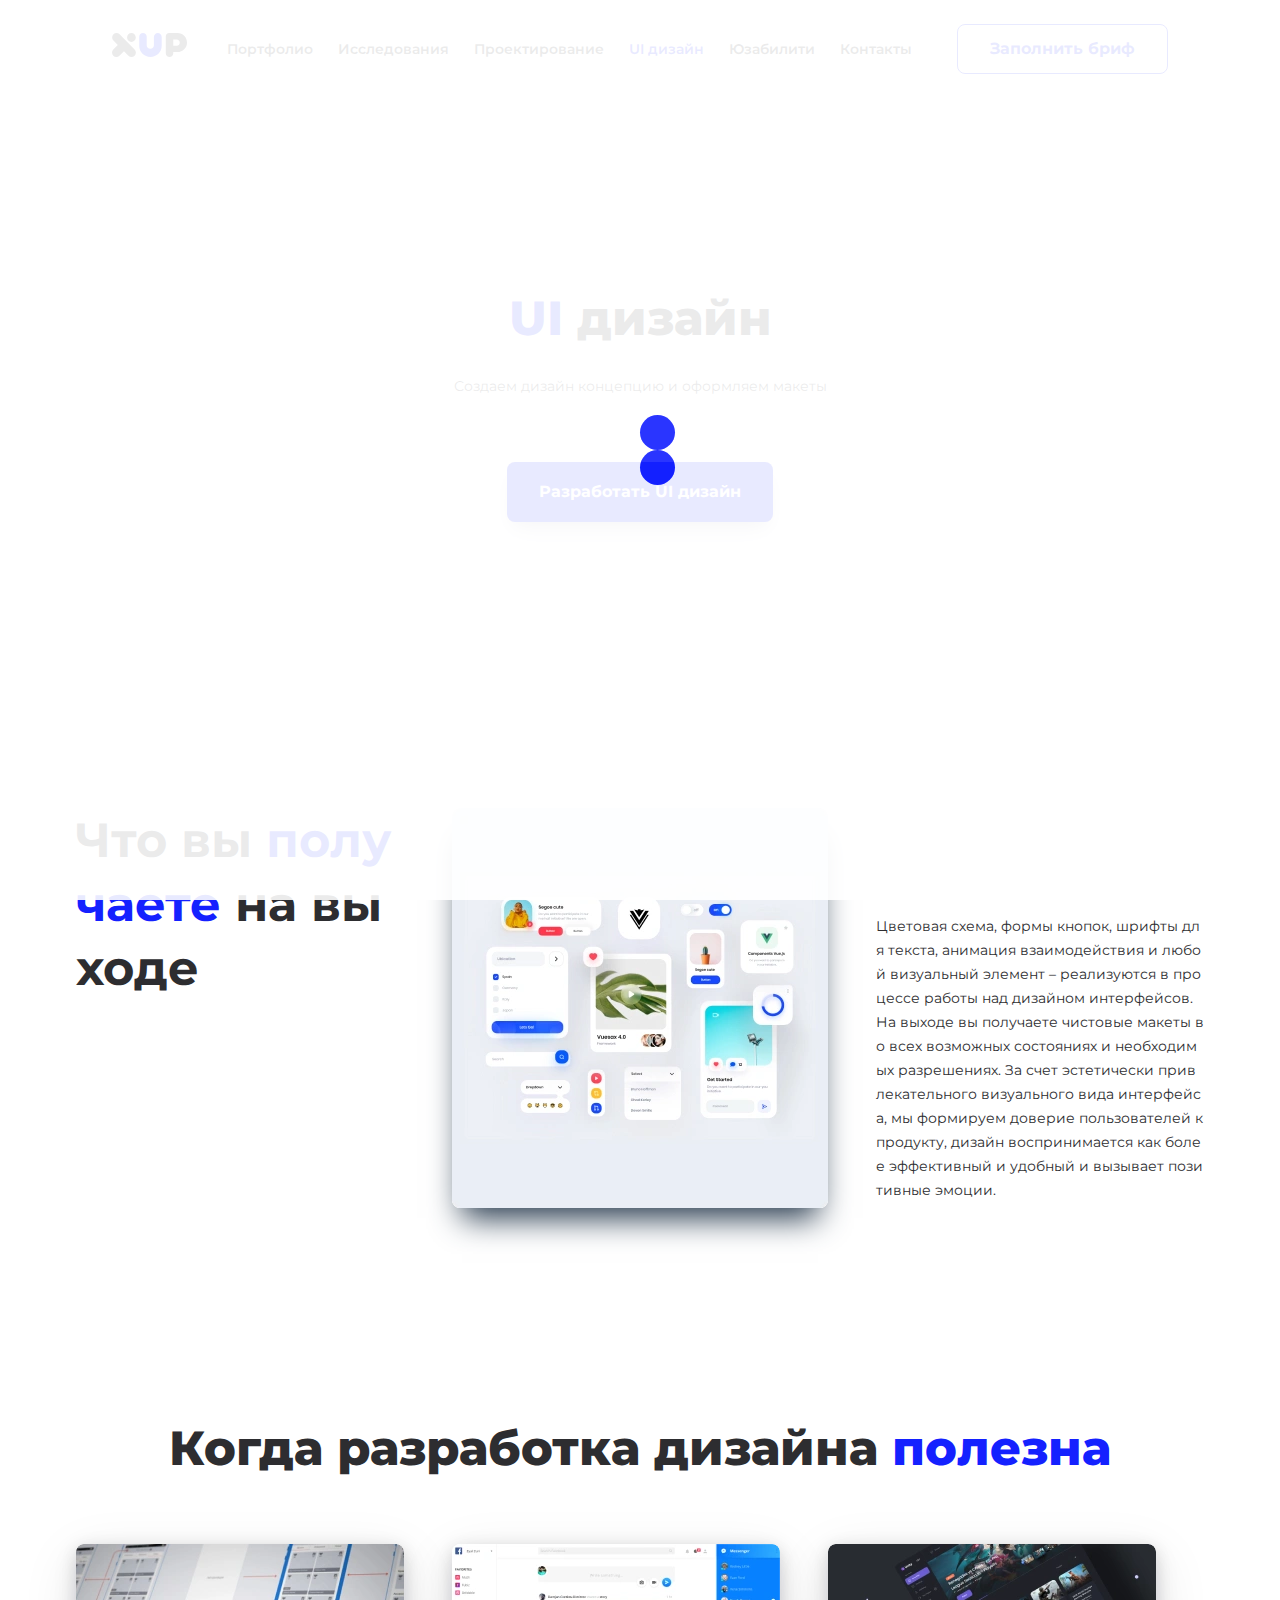
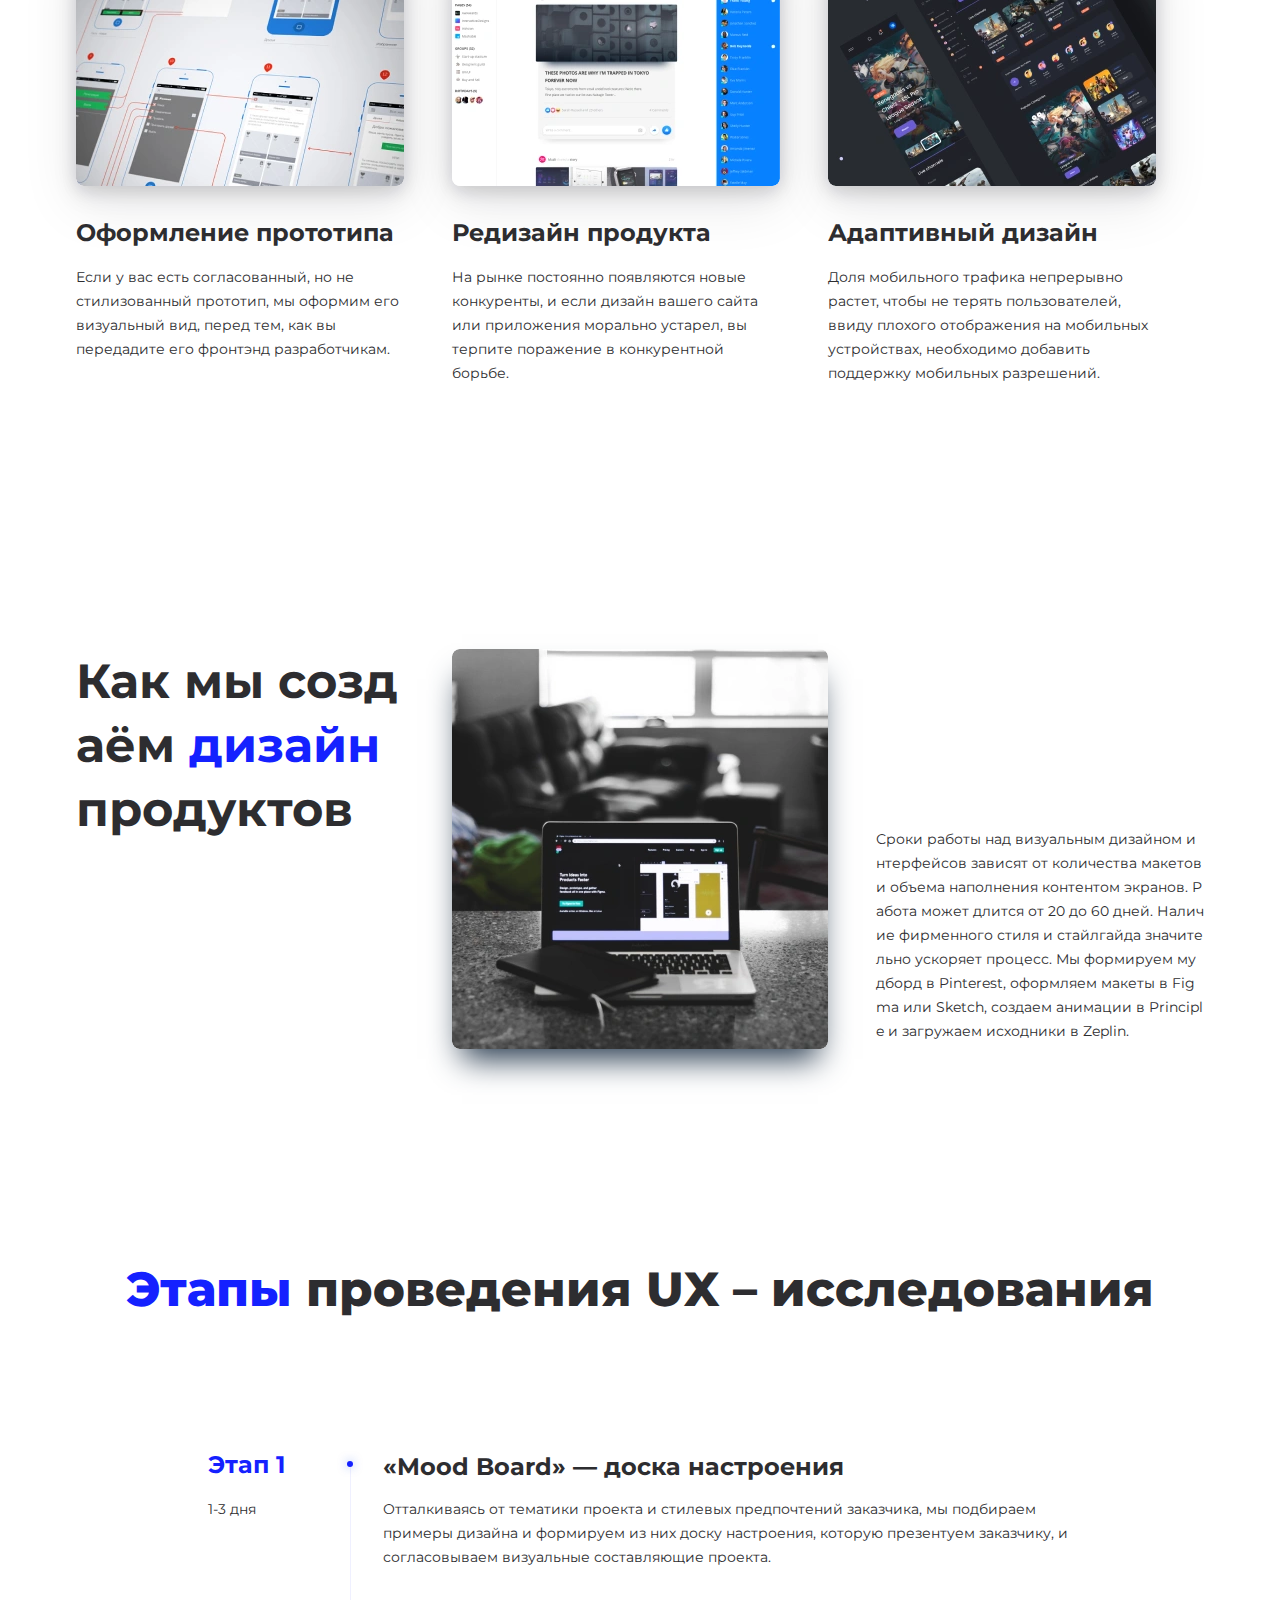
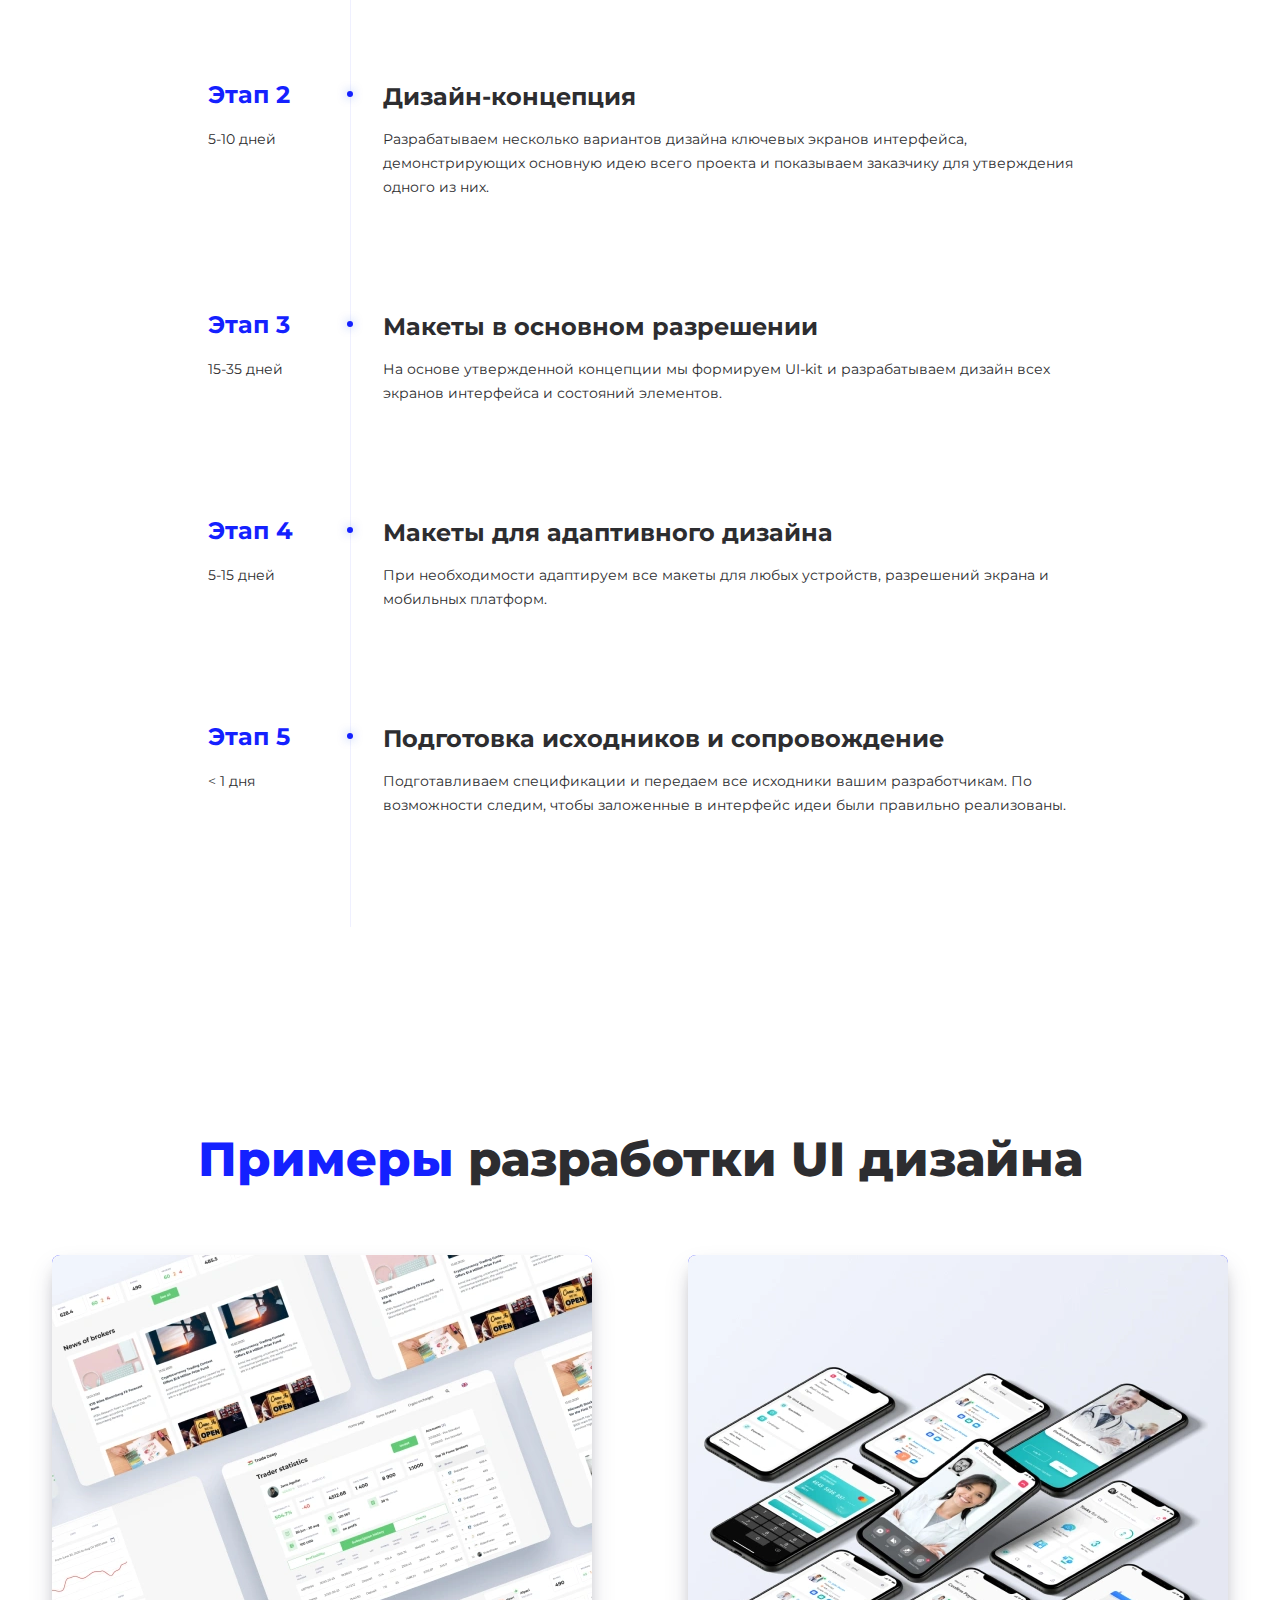
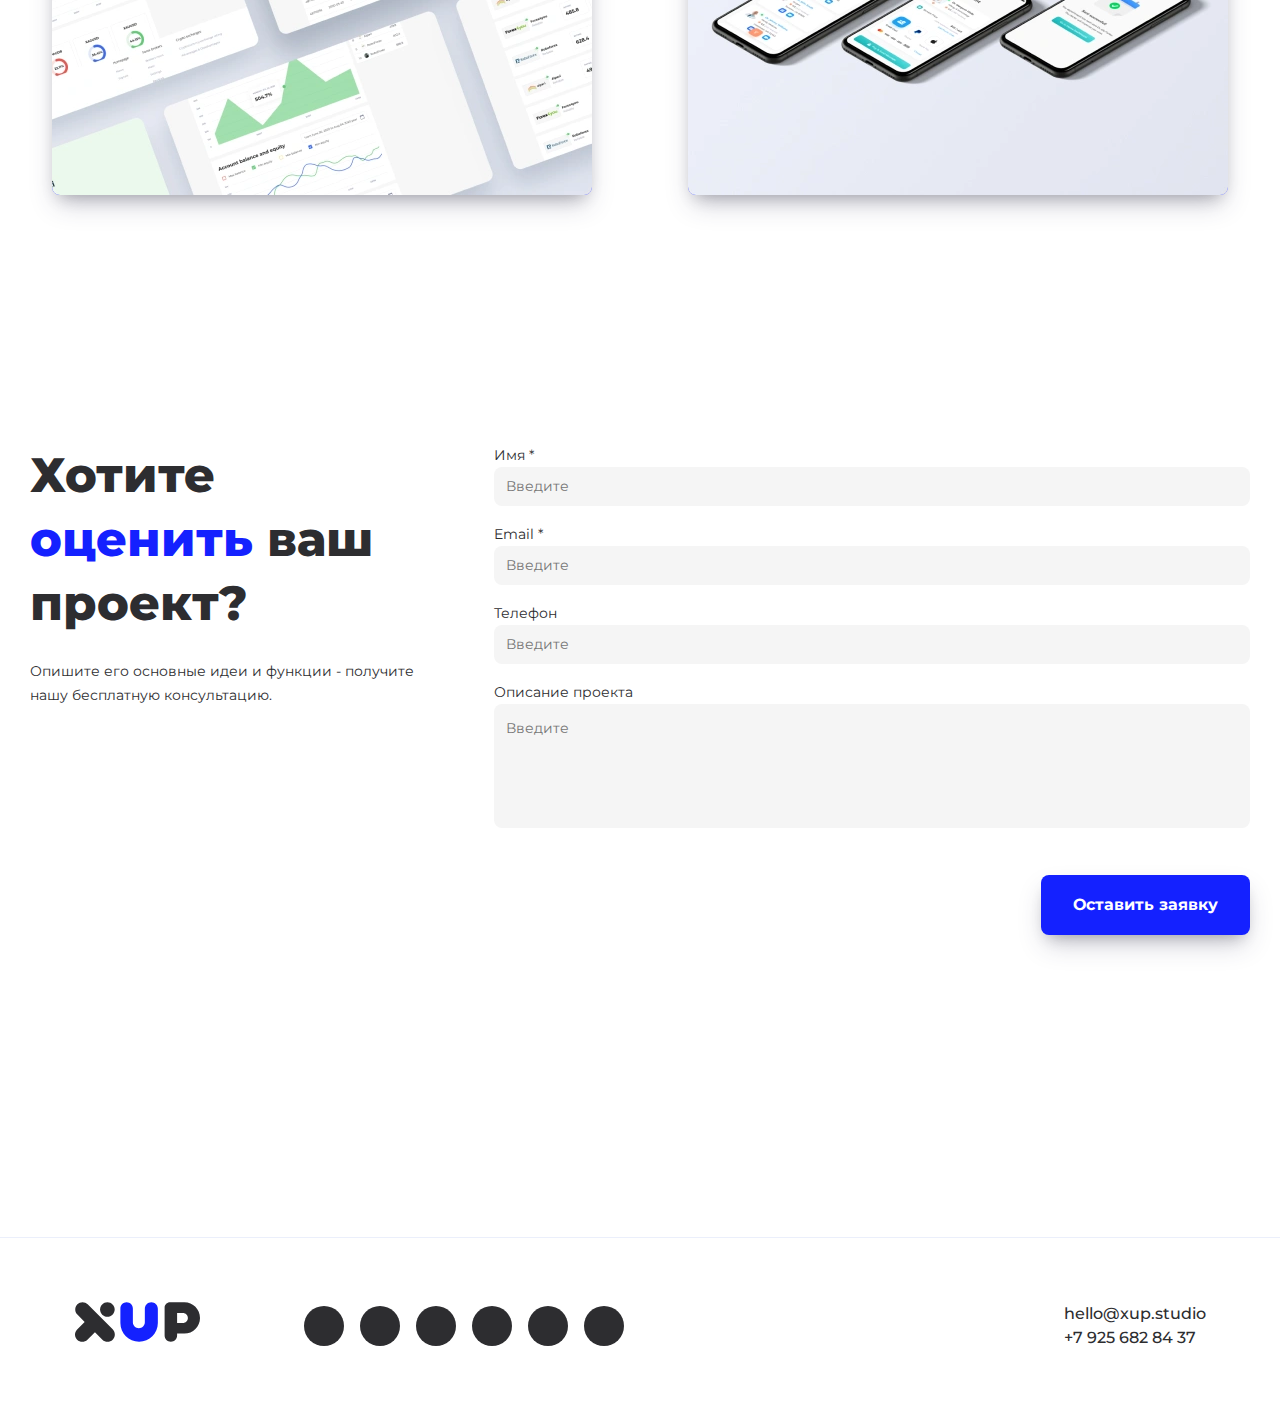
<file: ui-design.html>
<!DOCTYPE html>
<html lang="en">

<head>
  <meta charset="UTF-8">
  <meta name="viewport" content="width=device-width, initial-scale=1.0">
  <title>UI дизайн</title>
  <link rel="stylesheet" href="css/style.min.css">
  <link rel="preconnect" href="https://fonts.gstatic.com">
  <script>
    FontAwesomeConfig = {
      searchPseudoElements: true
    }
  </script>
  <link rel="stylesheet" href="https://use.fontawesome.com/releases/v5.6.1/css/all.css"
    integrity="sha384-gfdkjb5BdAXd+lj+gudLWI+BXq4IuLW5IT+brZEZsLFm++aCMlF1V92rMkPaX4PP" crossorigin="anonymous">
  <link href="https://fonts.googleapis.com/css2?family=Montserrat:wght@400;500;600;700;800&display=swap"
    rel="stylesheet">
  <script src="https://ajax.googleapis.com/ajax/libs/jquery/2.2.4/jquery.min.js"></script>
  <script src="js/scroll-progressBar.js"></script>
</head>

<body>

  <!-- Loader -->
  <div class="preloader">
    <div class="preloader__row">
      <div class="preloader__item"></div>
      <div class="preloader__item"></div>
    </div>
  </div>

  <!-- Header -->
  <header class="header" id="header" role="banner">
    <div class="container">
      <div class="header__inner">
        <div class="header__logo">
          <a href="index.html"><img src="img/svg/logo-header.svg" alt=""></a>
        </div>
        <nav class="nav">
          <a class="nav__link" href="portfolio.html">Портфолио</a>
          <a class="nav__link" href="ux-analysis.html">Исследования</a>
          <a class="nav__link" href="projection.html">Проектирование</a>
          <a class="nav__link active" href="ui-design.html">UI дизайн</a>
          <a class="nav__link" href="usability.html">Юзабилити</a>
          <a class="nav__link" href="#">Контакты</a>
        </nav>
        <div class="header__button">
          <div class="header__button__inner">
            <a class="buttonBrief" href="#">Заполнить бриф</a>
          </div>
        </div>
      </div> <!-- /.header__inner -->
      <div class="burger-menu">
        <a href="#" class="burger-menu__button">
          <span class="burger-menu__lines">
            <div class="burger-menu__nav">
              <a href="portfolio.html" class="burger__link">Портфолио</a>
              <a href="ux-analysis.html" class="burger__link">Исследования</a>
              <a href="projection.html" class="burger__link">Проектирование</a>
              <a href="ui-design.html" class="burger__link">UI дизайн</a>
              <a href="usability.html" class="burger__link">Юзабилити</a>
              <a href="contacts.html" class="burger__link">Контакты</a>
              <div class="header__button">
                <div class="header__button__inner">
                  <a class="buttonBrief" href="#">Заполнить бриф</a>
                </div>
              </div>
            </div>
        </a>
      </div>

      <div class="burger-menu__overlay"></div>
    </div>
    <div class="progress-container">
      <div class="progress-bar" id="myBar"></div>
    </div>
  </header>

  <!-- Intro -->

  <div class="intro">
    <div class="container">
      <div class="intro__inner">
        <h1 class="intro__title">
          <span class="wordBlue">UI</span> дизайн
        </h1>
        <h4 class="intro__suptitle">
          Создаем дизайн концепцию и оформляем макеты
        </h4>
        <div class="intro__button">
          <div class="intro__button__inner">
            <a class="buttonIntro" href="#">Разработать UI дизайн</a>
          </div>
        </div>
      </div>
    </div> <!-- /.container -->
  </div> <!-- /.intro -->

  <!-- What are you getting -->
  <div class="section__team">
    <div class="container">
      <div class="section__team__inner">
        <div class="team__text--1">
          <h1>Что вы <span class="wordBlue">получаете</span> на выходе</h1>
        </div>

        <div class="team__photo__inner">
          <picture>
            <source srcset="img/ui-design/section-team/1.webp">
            <img src="img/ui-design/section-team/1.jpg" alt="">
          </picture>
        </div>

        <div class="team__text--2">
          <p>
            Цветовая схема, формы кнопок, шрифты для текста, анимация взаимодействия и любой визуальный элемент –
            реализуются в процессе работы над дизайном интерфейсов. На выходе вы получаете чистовые макеты во всех
            возможных состояниях и необходимых разрешениях. За счет эстетически привлекательного визуального вида
            интерфейса, мы формируем доверие пользователей к продукту, дизайн воспринимается как более эффективный и
            удобный и вызывает позитивные эмоции.</p>
        </div>
      </div> <!-- /.section__team__inner -->
    </div> <!-- /.container -->
  </div> <!-- /.section__team -->

  <div class="cooperation">
    <div class="container">
      <div class="section__header">
        <div class="section__title">
          <h1>Когда разработка дизайна <span class="wordBlue">полезна</span></h1>
        </div>
      </div>

      <div class="cooperation__gallery">
        <div class="cooperation__gallery__inner">


          <div class="cooperation__gallery__item">
            <div class="cooperation__gallery__photo">
              <picture>
                <source srcset="img/ui-design/cooperation/1.webp">
                <img src="img/ui-design/cooperation/1.png" alt="">
              </picture>
            </div>
            <div class="cooperation__gallery__text">
              <div class="cooperation__gallery__title">
                <h1>Оформление прототипа</h1>
              </div>
              <div class="cooperation__gallery__suptitle">
                <p>Если у вас есть согласованный, но не стилизованный прототип, мы оформим его визуальный вид, перед
                  тем, как вы передадите его фронтэнд разработчикам.</p>
              </div>
            </div>
          </div> <!-- /.cooperation__gallery__item -->

          <div class="cooperation__gallery__item">
            <div class="cooperation__gallery__photo">
              <picture>
                <source srcset="img/ui-design/cooperation/2.webp">
                <img src="img/ui-design/cooperation/2.png" alt="">
              </picture>
            </div>
            <div class="cooperation__gallery__text">
              <div class="cooperation__gallery__title">
                <h1>Редизайн продукта</h1>
              </div>
              <div class="cooperation__gallery__suptitle">
                <p>На рынке постоянно появляются новые конкуренты, и если дизайн вашего сайта или приложения морально
                  устарел, вы терпите поражение в конкурентной борьбе. </p>
              </div>
            </div> <!-- /.cooperation__gallery__text -->
          </div> <!-- /.cooperation__gallery__item -->

          <div class="cooperation__gallery__item">
            <div class="cooperation__gallery__photo">
              <picture>
                <source srcset="img/ui-design/cooperation/3.webp">
                <img src="img/ui-design/cooperation/3.png" alt="">
              </picture>
            </div>
            <div class="cooperation__gallery__text">
              <div class="cooperation__gallery__title">
                <h1>Адаптивный дизайн</h1>
              </div>
              <div class="cooperation__gallery__suptitle">
                <p>Доля мобильного трафика непрерывно растет, чтобы не терять пользователей, ввиду плохого отображения
                  на мобильных устройствах, необходимо добавить поддержку мобильных разрешений.</p>
              </div>
            </div> <!-- /.cooperation__gallery__text -->
          </div> <!-- /.cooperation__gallery__item -->


        </div> <!-- /.cooperation__gallery__inner -->
      </div> <!-- /.cooperation__gallery -->
    </div> <!-- /.container -->
  </div> <!-- /.cooperation -->

  <div class="section__team">
    <div class="container">
      <div class="section__team__inner">
        <div class="team__text--1">
          <h1>Как мы создаём <span class="wordBlue">дизайн</span> продуктов</h1>
        </div>

        <div class="team__photo__inner">
          <picture>
            <source srcset="img/ui-design/section-team/2.webp">
            <img src="img/ui-design/cooperation/2.jpg" alt="">
          </picture>
        </div>

        <div class="team__text--2">
          <p>
            Сроки работы над визуальным дизайном интерфейсов зависят от количества макетов и объема наполнения контентом
            экранов. Работа может длится от 20 до 60 дней. Наличие фирменного стиля и стайлгайда значительно ускоряет
            процесс. Мы формируем мудборд в Pinterest, оформляем макеты в Figma или Sketch, создаем анимации в Principle
            и загружаем исходники в Zeplin.</p>
        </div>
      </div> <!-- /.section__team__inner -->
    </div> <!-- /.container -->
  </div> <!-- /.section__team -->

  <!-- Stages -->
  <div class="stages">
    <div class="container">
      <div class="section__header">
        <div class="section__title">
          <h1><span class="wordBlue">Этапы</span> проведения UX – исследования</h1>
        </div>
      </div>

      <div class="stages__wrapper">
        <div class="stages__inner">
          <div class="timeline">
            <div class="stage__col-type-1">

              <div class="stage stage-type-1">
                <h4><span class="wordBlue">Этап 1</span></h4>
                <h5>1-3 дня</h5>
                <div class="stages__row">
                  <div class="stages__text">
                    <div class="stages__title">
                      <h3>«Mood Board» — доска настроения</h3>
                    </div>
                    <div class="stages__suptitle">
                      <p>Отталкиваясь от тематики проекта и стилевых предпочтений заказчика, мы подбираем примеры
                        дизайна и формируем из них доску настроения, которую презентуем заказчику, и согласовываем
                        визуальные составляющие проекта.</p>
                    </div>
                  </div>
                </div>
              </div>

              <div class="stage stage-type-1">
                <h4><span class="wordBlue">Этап 2</span></h4>
                <h5>5-10 дней</h5>
                <div class="stages__row">
                  <div class="stages__text">
                    <div class="stages__title">
                      <h3>Дизайн-концепция</h3>
                    </div>
                    <div class="stages__suptitle">
                      <p>Разрабатываем несколько вариантов дизайна ключевых экранов интерфейса, демонстрирующих основную
                        идею всего проекта и показываем заказчику для утверждения одного из них.</p>
                    </div>
                  </div>
                </div>
              </div>

              <div class="stage stage-type-1">
                <h4><span class="wordBlue">Этап 3</span></h4>
                <h5>15-35 дней</h5>
                <div class="stages__row">
                  <div class="stages__text">
                    <div class="stages__title">
                      <h3>Макеты в основном разрешении</h3>
                    </div>
                    <div class="stages__suptitle">
                      <p>На основе утвержденной концепции мы формируем UI-kit и разрабатываем дизайн всех экранов
                        интерфейса и состояний элементов.</p>
                    </div>
                  </div>
                </div>
              </div>

              <div class="stage stage-type-1">
                <h4><span class="wordBlue">Этап 4</span></h4>
                <h5>5-15 дней</h5>
                <div class="stages__row">
                  <div class="stages__text">
                    <div class="stages__title">
                      <h3>Макеты для адаптивного дизайна</h3>
                    </div>
                    <div class="stages__suptitle">
                      <p>При необходимости адаптируем все макеты для любых устройств, разрешений экрана и мобильных
                        платформ.</p>
                    </div>
                  </div>
                </div>
              </div>

              <div class="stage stage-type-1">
                <h4><span class="wordBlue">Этап 5</span></h4>
                <h5>
                  < 1 дня</h5> <div class="stages__row">
                    <div class="stages__text">
                      <div class="stages__title">
                        <h3>Подготовка исходников и сопровождение</h3>
                      </div>
                      <div class="stages__suptitle">
                        <p>Подготавливаем спецификации и передаем все исходники вашим разработчикам. По возможности
                          следим, чтобы заложенные в интерфейс идеи были правильно реализованы.</p>
                      </div>
                    </div>
              </div>
            </div>
          </div> <!-- /.stages__col -->
        </div> <!-- /.timeline -->
      </div> <!-- /.stages__inner -->
    </div> <!-- /.stages__wrapper -->
  </div> <!-- /.container -->
  </div> <!-- /.stages -->

  <div class="examples">
    <div class="container">
      <div class="section__header">
        <div class="section__title">
          <h1><span class="wordBlue">Примеры</span> разработки UI дизайна</h1>
        </div>
      </div>

      <div class="examples__gallery">
        <div class="examples__gallery__inner">


          <div class="examples__gallery__item">
            <div class="examples__gallery__photo">
              <picture>
                <source srcset="img/ui-design/jobs/1.webp">
                <img src="img/ui-design/cooperation/1.jpg" alt="">
              </picture>
            </div>

            <div class="examples__item__text">
              <div class="examples__gallery__title">
                <h4>Doc Toc</h4>
              </div>

              <div class="examples__gallery__suptitle">
                <h4>Doc Toc - мобильно приложение для записи к доктору</h4>
              </div>

              <div class="examples__gallery__button">
                <div class="gallery__button__inner">
                  <a href="page404.html">Смотреть проект</a>
                </div>
              </div>
            </div>
          </div><!-- /.examples__gallery__item -->

          <div class="examples__gallery__item">
            <div class="examples__gallery__photo">
              <picture>
                <source srcset="img/ui-design/jobs/2.webp">
                <img src="img/ui-design/cooperation/2.jpg" alt="">
              </picture>
            </div>

            <div class="examples__item__text">
              <div class="examples__gallery__title">
                <h4>Uber Rent</h4>
              </div>

              <div class="examples__gallery__suptitle">
                <h4>Uber Rent - сервис краткосрочной аренды недвижимости для юридических лиц</h4>
              </div>

              <div class="examples__gallery__button">
                <div class="gallery__button__inner">
                  <a href="uber-rent.html">Смотреть проект</a>
                </div>
              </div>
            </div>
          </div><!-- /.examples__gallery__item -->
        </div> <!-- /.examples__gallery__inner -->
      </div> <!-- /.examples__gallery -->
    </div> <!-- /.container -->
  </div> <!-- /.examples -->

  <!-- Rate US -->
  <div class="rateUs">
    <div class="container">
      <div class="rateUs__wrapper">
        <div class="rateUs__inner">
          <div class="rateUs__text">
            <div class="rateUs__text__title">
              <h1>Хотите <span class="wordBlue">оценить</span> ваш проект?</h1>
            </div>
            <div class="rateUs__text__suptitle">
              <h4>
                Опишите его основные идеи и функции - получите нашу бесплатную консультацию.
              </h4>
            </div>
          </div> <!-- /.rateUs__text -->

          <div class="rateUs__contact">
            <form class="contact__form" action="" method="post" name="contact_form">
              <ul>
                <li>
                  <h2>Имя *</h2>
                </li>
                <li>
                  <input class="contact__input" type="text" name="name" placeholder="Введите" />
                </li>
              </ul>

              <ul>
                <li>
                  <h2>Email *</h2>
                </li>
                <li>
                  <input class="contact__input" type="text" name="email" placeholder="Введите" />
                </li>
              </ul>

              <ul>
                <li>
                  <h2>Телефон</h2>
                </li>
                <li>
                  <input class="contact__input" type="text" name="phone" placeholder="Введите" />
                </li>
              </ul>

              <ul>
                <li>
                  <h2>Описание проекта</h2>
                </li>
                <li>
                  <textarea class="contact__textarea" name="project" placeholder="Введите"
                    style="resize: none;"></textarea>
                </li>
              </ul>

              <ul>
                <li>
                  <div class="send__button">
                    <div class="send__button__inner">
                      <a href="#">Оставить заявку</a>
                    </div>
                  </div>
                </li>
              </ul>

            </form>
          </div>
        </div> <!-- rateUs__inner -->
      </div> <!-- /.rateUs__wrapper -->
    </div> <!-- /.container -->
  </div> <!-- /.rateUs -->


  <footer class="footer">
    <div class="container">
      <div class="footer__inner">
        <div class="footer__logo">
          <img src="img/svg/logo-footer.svg">
        </div>
        <div class="footer__social">
          <div class="footer__social__item">
            <a class="social" target="_blank"><i class="fab fa-behance"></i></a>
          </div>
          <div class="footer__social__item">
            <a class="social" target="_blank"><i class="fab fa-dribbble"></i></a>
          </div>
          <div class="footer__social__item">
            <a class="social" target="_blank"><i class="fab fa-facebook-f"></i></a>
          </div>
          <div class="footer__social__item">
            <a class="social" target="_blank"><i class="fab fa-instagram"></i></a>
          </div>
          <div class="footer__social__item">
            <a class="social" target="_blank"></a><i class="fab fa-vk"></i></a>
          </div>
          <div class="footer__social__item">
            <a class="social" target="_blank"><i class="fab fa-telegram-plane"></i></a>
          </div>
        </div>
        <div class="footer__contacts">
          <div class="footer__contacts__inner">
            <div class="footer__contacts__email">
              <div class="email__icon">
                <i class="fas fa-envelope"></i>
              </div>
              <div class="email">hello@xup.studio</div>
            </div>
            <div class="footer__contacts__phone">
              <div class="phone__icon">
                <i class="fas fa-mobile-alt"></i>
              </div>
              <div class="phone">+7 925 682 84 37</div>
            </div>
          </div> <!-- /.footer__contacts__inner -->
        </div> <!-- /.footer__contacts -->
      </div> <!-- /.footer__inner -->
    </div> <!-- /.container -->
  </footer> <!-- /.footer -->
  <a class="up_down_btn" title="Наверх">&uarr;</a>

</body>
<script src="js/loader.js"></script>
<script src="js/header-fixed.js"></script>
<script src="js/scrollButton.js"></script>
<script src="js/mobileMenu.js"></script>

</html>
</file>
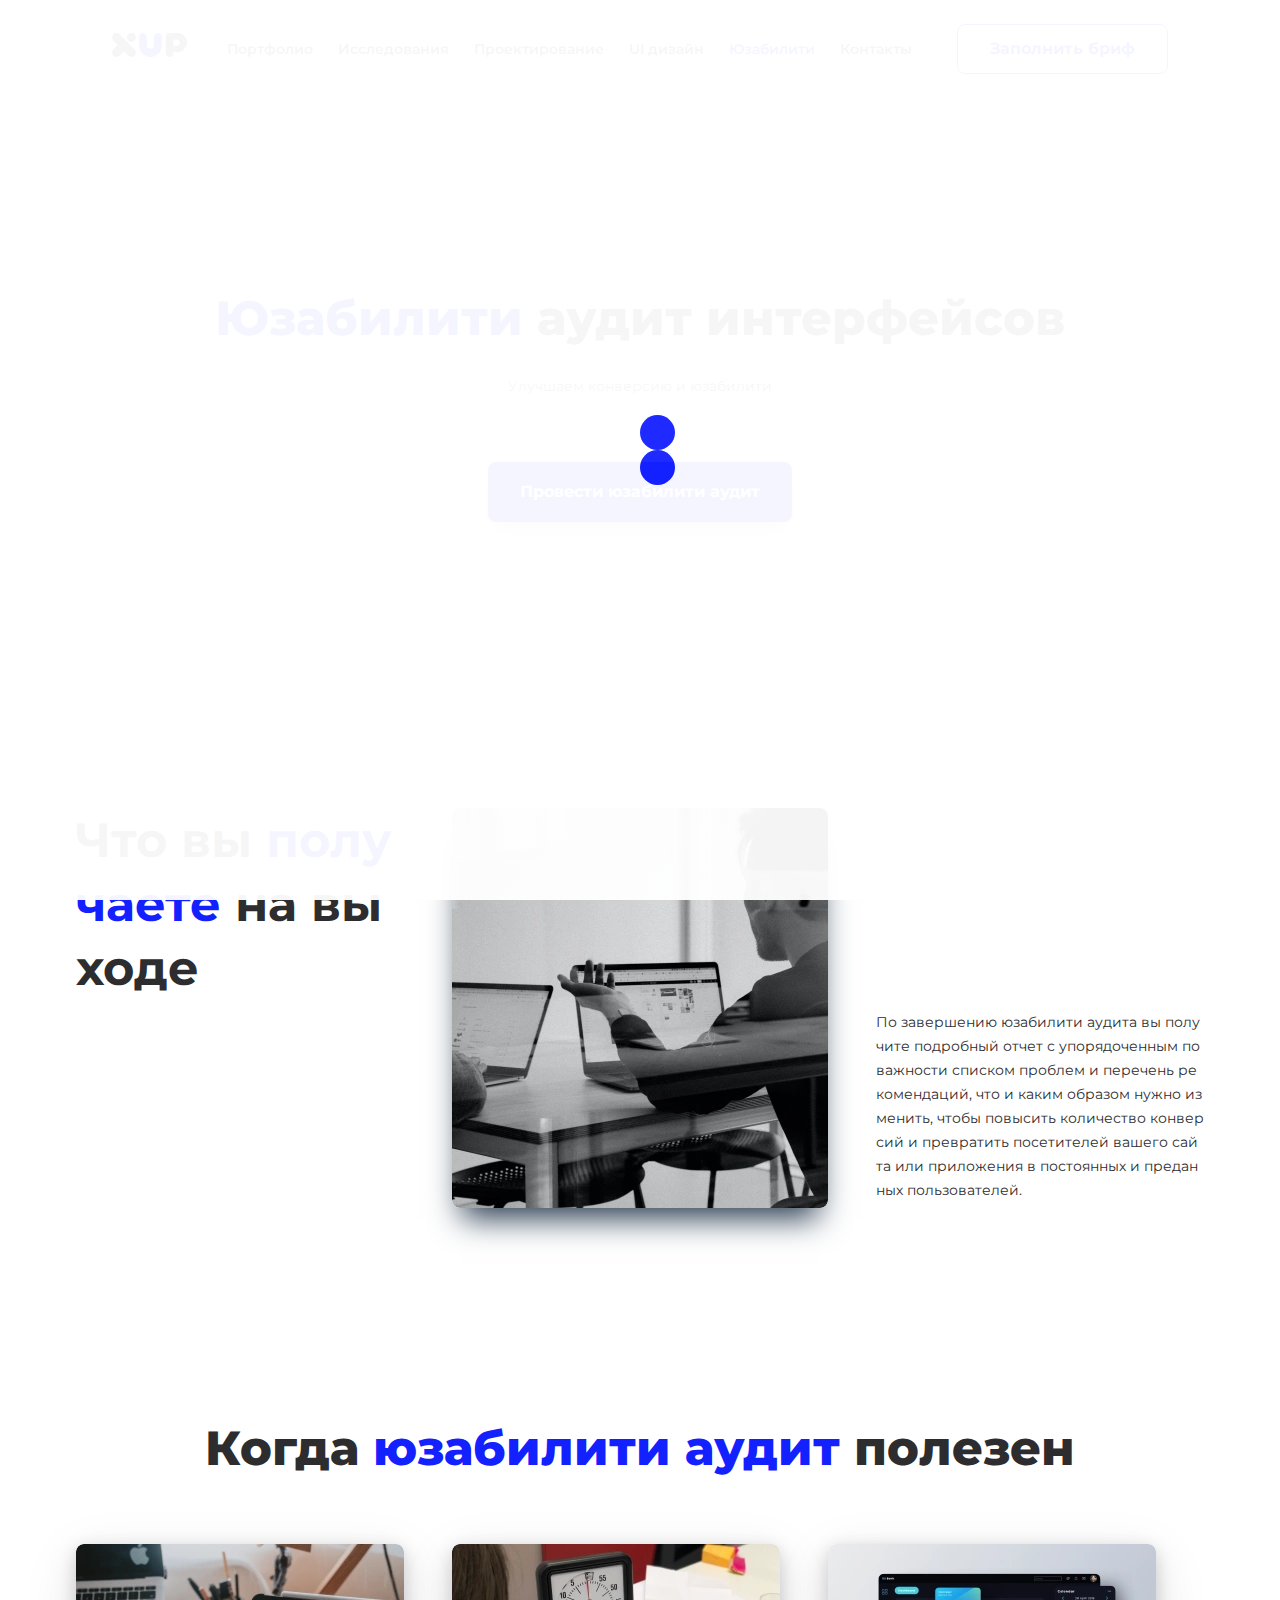
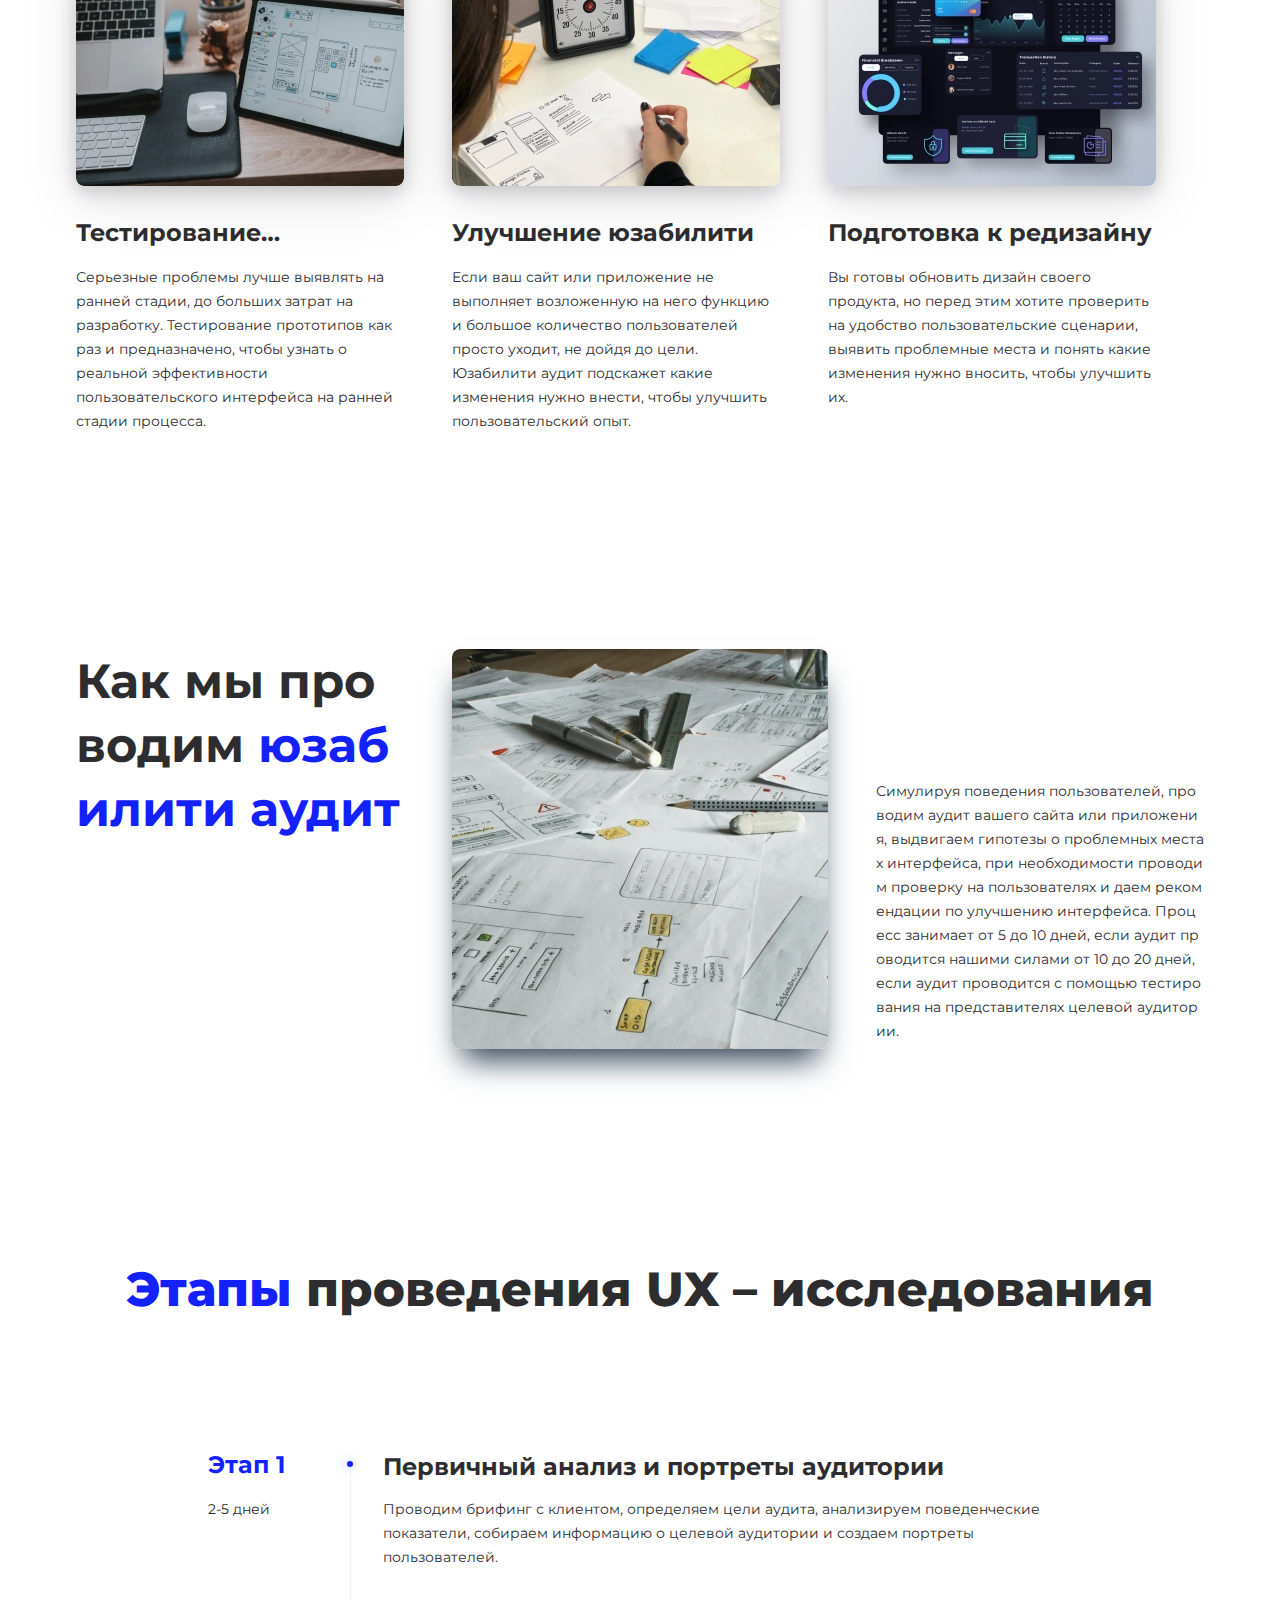
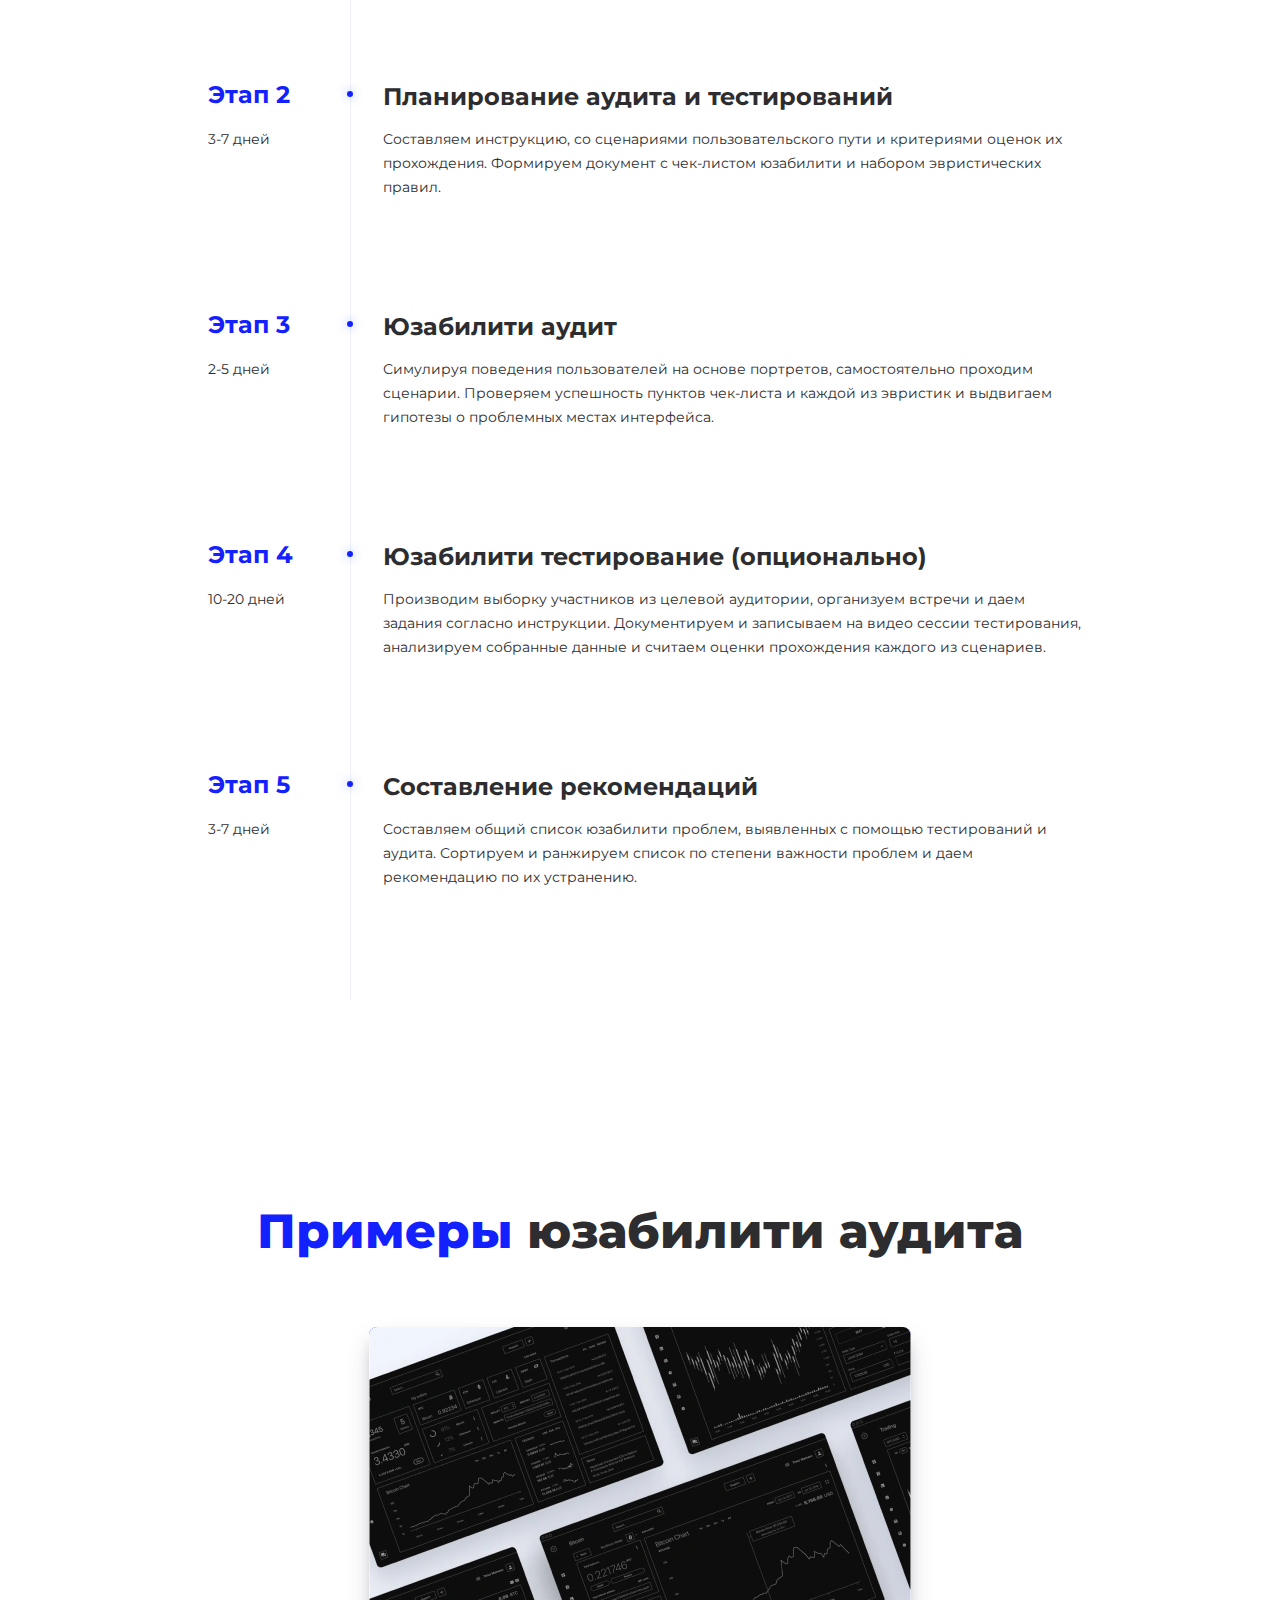
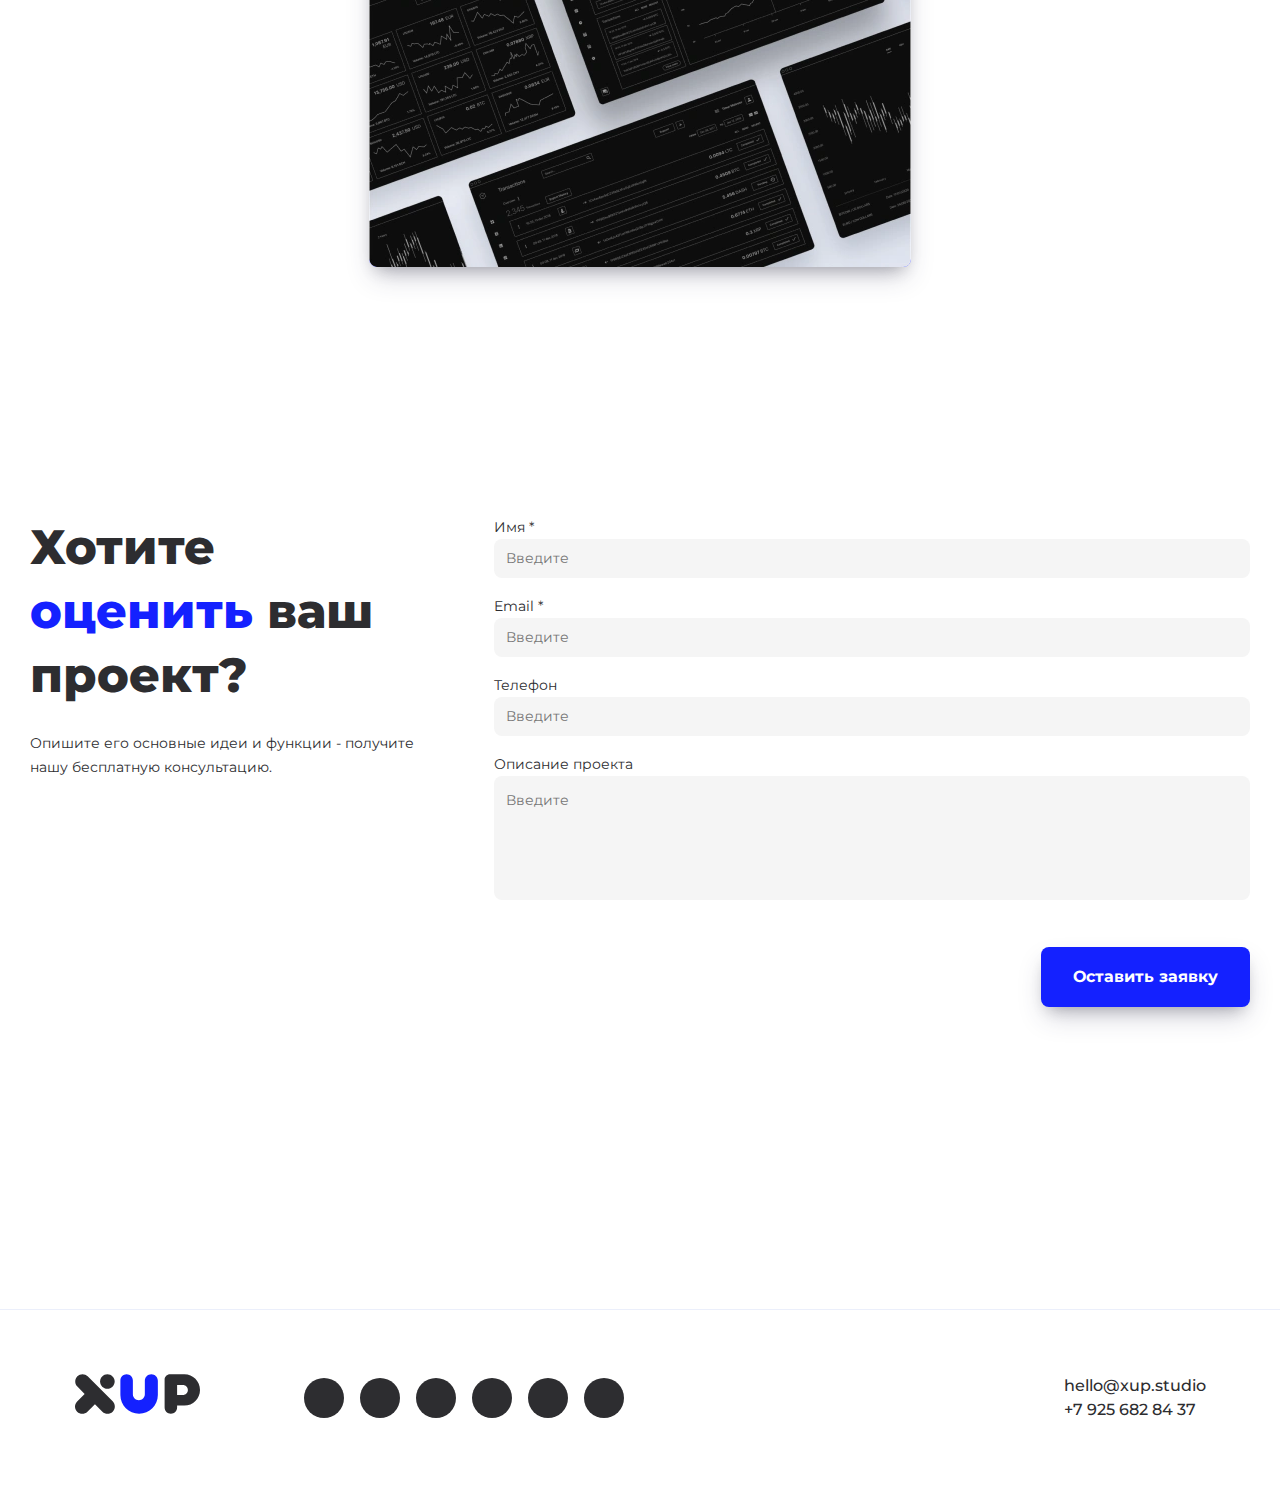
<file: usability.html>
<!DOCTYPE html>
<html lang="en">

<head>
  <meta charset="UTF-8">
  <meta name="viewport" content="width=device-width, initial-scale=1.0">
  <title>Юзабилити аудит</title>
  <link rel="stylesheet" href="css/style.min.css">
  <script>
    FontAwesomeConfig = {
      searchPseudoElements: true
    }
  </script>
  <link rel="stylesheet" href="https://use.fontawesome.com/releases/v5.6.1/css/all.css"
    integrity="sha384-gfdkjb5BdAXd+lj+gudLWI+BXq4IuLW5IT+brZEZsLFm++aCMlF1V92rMkPaX4PP" crossorigin="anonymous">
  <link href="https://fonts.googleapis.com/css2?family=Montserrat:wght@400;500;600;700;800&display=swap"
    rel="stylesheet">
  <script src="https://ajax.googleapis.com/ajax/libs/jquery/2.2.4/jquery.min.js"></script>
  <script src="js/scroll-progressBar.js"></script>
</head>

<body>

  <!-- Loader -->
  <div class="preloader">
    <div class="preloader__row">
      <div class="preloader__item"></div>
      <div class="preloader__item"></div>
    </div>
  </div>

  <!-- Header -->
  <header class="header" id="header" role="banner">
    <div class="container">
      <div class="header__inner">
        <div class="header__logo">
          <a href="index.html"><img src="img/svg/logo-header.svg" alt=""></a>
        </div>
        <nav class="nav">
          <a class="nav__link" href="portfolio.html">Портфолио</a>
          <a class="nav__link" href="ux-analysis.html">Исследования</a>
          <a class="nav__link" href="projection.html">Проектирование</a>
          <a class="nav__link" href="ui-design.html">UI дизайн</a>
          <a class="nav__link active" href="usability.html">Юзабилити</a>
          <a class="nav__link" href="contacts.html">Контакты</a>
        </nav>
        <div class="header__button">
          <div class="header__button__inner">
            <a class="buttonBrief" href="#">Заполнить бриф</a>
          </div>
        </div>
      </div> <!-- /.header__inner -->
      <div class="burger-menu">
        <a href="#" class="burger-menu__button">
          <span class="burger-menu__lines">
            <div class="burger-menu__nav">
              <a href="portfolio.html" class="burger__link">Портфолио</a>
              <a href="ux-analysis.html" class="burger__link">Исследования</a>
              <a href="projection.html" class="burger__link">Проектирование</a>
              <a href="ui-design.html" class="burger__link">UI дизайн</a>
              <a href="usability.html" class="burger__link">Юзабилити</a>
              <a href="contacts.html" class="burger__link">Контакты</a>
              <div class="header__button">
                <div class="header__button__inner">
                  <a class="buttonBrief" href="#">Заполнить бриф</a>
                </div>
              </div>
            </div>
        </a>
      </div>

      <div class="burger-menu__overlay"></div>
    </div>
    <div class="progress-container">
      <div class="progress-bar" id="myBar"></div>
    </div>
  </header>

  <!-- Intro -->

  <div class="intro">
    <div class="container">
      <div class="intro__inner">
        <h1 class="intro__title">
          <span class="wordBlue">Юзабилити</span> аудит интерфейсов
        </h1>
        <h4 class="intro__suptitle">
          Улучшаем конверсию и юзабилити
        </h4>
        <div class="intro__button">
          <div class="intro__button__inner">
            <a class="buttonIntro" href="#">Провести юзабилити аудит</a>
          </div>
        </div>
      </div>
    </div> <!-- /.container -->
  </div> <!-- /.intro -->

  <!-- What are you getting -->
  <div class="section__team">
    <div class="container">
      <div class="section__team__inner">
        <div class="team__text--1">
          <h1>Что вы <span class="wordBlue">получаете</span> на выходе</h1>
        </div>

        <div class="team__photo__inner">
          <picture>
            <source srcset="img/usability/section-team/1.webp">
            <img src="img/usability/section-team/1.png" alt="">
          </picture>
        </div>

        <div class="team__text--2">
          <p>
            По завершению юзабилити аудита вы получите подробный отчет с упорядоченным по важности списком проблем и
            перечень рекомендаций, что и каким образом нужно изменить, чтобы повысить количество конверсий и превратить
            посетителей вашего сайта или приложения в постоянных и преданных пользователей.</p>
        </div>
      </div> <!-- /.section__team__inner -->
    </div> <!-- /.container -->
  </div> <!-- /.section__team -->

  <div class="cooperation">
    <div class="container">
      <div class="section__header">
        <div class="section__title">
          <h1>Когда <span class="wordBlue">юзабилити аудит</span> полезен</h1>
        </div>
      </div>

      <div class="cooperation__gallery">
        <div class="cooperation__gallery__inner">


          <div class="cooperation__gallery__item">
            <div class="cooperation__gallery__photo">
              <picture>
                <source srcset="img/usability/cooperation/1.webp">
                <img src="img/usability/cooperation/1.png" alt="">
              </picture>
            </div>
            <div class="cooperation__gallery__text">
              <div class="cooperation__gallery__title">
                <h1>Тестирование прототипов</h1>
              </div>
              <div class="cooperation__gallery__suptitle">
                <p>Серьезные проблемы лучше выявлять на ранней стадии, до больших затрат на разработку. Тестирование
                  прототипов как раз и предназначено, чтобы узнать о реальной эффективности пользовательского интерфейса
                  на ранней стадии процесса.</p>
              </div>
            </div>
          </div> <!-- /.cooperation__gallery__item -->

          <div class="cooperation__gallery__item">
            <div class="cooperation__gallery__photo">
              <picture>
                <source srcset="img/usability/cooperation/2.webp">
                <img src="img/usability/cooperation/2.png" alt="">
              </picture>
            </div>
            <div class="cooperation__gallery__text">
              <div class="cooperation__gallery__title">
                <h1>Улучшение юзабилити</h1>
              </div>
              <div class="cooperation__gallery__suptitle">
                <p>Если ваш сайт или приложение не выполняет возложенную на него функцию и большое количество
                  пользователей просто уходит, не дойдя до цели. Юзабилити аудит подскажет какие изменения нужно внести,
                  чтобы улучшить пользовательский опыт. </p>
              </div>
            </div> <!-- /.cooperation__gallery__text -->
          </div> <!-- /.cooperation__gallery__item -->

          <div class="cooperation__gallery__item">
            <div class="cooperation__gallery__photo">
              <picture>
                <source srcset="img/usability/cooperation/3.webp">
                <img src="img/usability/cooperation/3.png" alt="">
              </picture>
            </div>
            <div class="cooperation__gallery__text">
              <div class="cooperation__gallery__title">
                <h1>Подготовка к редизайну</h1>
              </div>
              <div class="cooperation__gallery__suptitle">
                <p>Вы готовы обновить дизайн своего продукта, но перед этим хотите проверить на удобство
                  пользовательские сценарии, выявить проблемные места и понять какие изменения нужно вносить, чтобы
                  улучшить их.</p>
              </div>
            </div> <!-- /.cooperation__gallery__text -->
          </div> <!-- /.cooperation__gallery__item -->


        </div> <!-- /.cooperation__gallery__inner -->
      </div> <!-- /.cooperation__gallery -->
    </div> <!-- /.container -->
  </div> <!-- /.cooperation -->

  <div class="section__team">
    <div class="container">
      <div class="section__team__inner">
        <div class="team__text--1">
          <h1>Как мы проводим <span class="wordBlue">юзабилити аудит</span></h1>
        </div>

        <div class="team__photo__inner">
          <picture>
            <source srcset="img/usability/section-team/2.webp">
            <img src="img/usability/section-team/2.png" alt="">
          </picture>
        </div>

        <div class="team__text--2">
          <p>
            Симулируя поведения пользователей, проводим аудит вашего сайта или приложения, выдвигаем гипотезы о
            проблемных местах интерфейса, при необходимости проводим проверку на пользователях и даем рекомендации по
            улучшению интерфейса. Процесс занимает от 5 до 10 дней, если аудит проводится нашими силами от 10 до 20
            дней, если аудит проводится с помощью тестирования на представителях целевой аудитории.</p>
        </div>
      </div> <!-- /.section__team__inner -->
    </div> <!-- /.container -->
  </div> <!-- /.section__team -->

  <!-- Stages -->
  <div class="stages">
    <div class="container">
      <div class="section__header">
        <div class="section__title">
          <h1><span class="wordBlue">Этапы</span> проведения UX – исследования</h1>
        </div>
      </div>

      <div class="stages__wrapper">
        <div class="stages__inner">
          <div class="timeline">
            <div class="stage__col-type-1">

              <div class="stage stage-type-1">
                <h4><span class="wordBlue">Этап 1</span></h4>
                <h5>2-5 дней</h5>
                <div class="stages__row">
                  <div class="stages__text">
                    <div class="stages__title">
                      <h3>Первичный анализ и портреты аудитории</h3>
                    </div>
                    <div class="stages__suptitle">
                      <p>Проводим брифинг с клиентом, определяем цели аудита, анализируем поведенческие показатели,
                        собираем информацию о целевой аудитории и создаем портреты пользователей.</p>
                    </div>
                  </div>
                </div>
              </div>

              <div class="stage stage-type-1">
                <h4><span class="wordBlue">Этап 2</span></h4>
                <h5>3-7 дней</h5>
                <div class="stages__row">
                  <div class="stages__text">
                    <div class="stages__title">
                      <h3>Планирование аудита и тестирований</h3>
                    </div>
                    <div class="stages__suptitle">
                      <p>Составляем инструкцию, со сценариями пользовательского пути и критериями оценок их прохождения.
                        Формируем документ с чек-листом юзабилити и набором эвристических правил.</p>
                    </div>
                  </div>
                </div>
              </div>

              <div class="stage stage-type-1">
                <h4><span class="wordBlue">Этап 3</span></h4>
                <h5>2-5 дней</h5>
                <div class="stages__row">
                  <div class="stages__text">
                    <div class="stages__title">
                      <h3>Юзабилити аудит</h3>
                    </div>
                    <div class="stages__suptitle">
                      <p>Симулируя поведения пользователей на основе портретов, самостоятельно проходим сценарии.
                        Проверяем успешность пунктов чек-листа и каждой из эвристик и выдвигаем гипотезы о проблемных
                        местах интерфейса.</p>
                    </div>
                  </div>
                </div>
              </div>

              <div class="stage stage-type-1">
                <h4><span class="wordBlue">Этап 4</span></h4>
                <h5>10-20 дней</h5>
                <div class="stages__row">
                  <div class="stages__text">
                    <div class="stages__title">
                      <h3>Юзабилити тестирование (опционально)</h3>
                    </div>
                    <div class="stages__suptitle">
                      <p>Производим выборку участников из целевой аудитории, организуем встречи и даем задания согласно
                        инструкции. Документируем и записываем на видео сессии тестирования, анализируем собранные
                        данные и считаем оценки прохождения каждого из сценариев.</p>
                    </div>
                  </div>
                </div>
              </div>

              <div class="stage stage-type-1">
                <h4><span class="wordBlue">Этап 5</span></h4>
                <h5>3-7 дней</h5>
                <div class="stages__row">
                  <div class="stages__text">
                    <div class="stages__title">
                      <h3>Составление рекомендаций</h3>
                    </div>
                    <div class="stages__suptitle">
                      <p>Составляем общий список юзабилити проблем, выявленных с помощью тестирований и аудита.
                        Сортируем и ранжируем список по степени важности проблем и даем рекомендацию по их устранению.
                      </p>
                    </div>
                  </div>
                </div>
              </div>
            </div> <!-- /.stages__col -->
          </div> <!-- /.timeline -->
        </div> <!-- /.stages__inner -->
      </div> <!-- /.stages__wrapper -->
    </div> <!-- /.container -->
  </div> <!-- /.stages -->

  <div class="examples">
    <div class="container">
      <div class="section__header">
        <div class="section__title">
          <h1><span class="wordBlue">Примеры</span> юзабилити аудита</h1>
        </div>
      </div>

      <div class="examples__gallery">
        <div class="examples__gallery__inner">


          <div class="examples__gallery__item">
            <div class="examples__gallery__photo">
              <picture>
                <source srcset="img/usability/jobs/1.webp">
                <img src="img/usability/jobs/1.jpg" alt="">
              </picture>
            </div>

            <div class="examples__item__text">
              <div class="examples__gallery__title">
                <h4>Tradex</h4>
              </div>

              <div class="examples__gallery__suptitle">
                <h4>TradeX - платформа для криптотрейдинга и управления массовой торговлей</h4>
              </div>

              <div class="examples__gallery__button">
                <div class="gallery__button__inner">
                  <a href="tradex.html">Смотреть проект</a>
                </div>
              </div>
            </div>
          </div><!-- /.examples__gallery__item -->
        </div> <!-- /.examples__gallery__inner -->
      </div> <!-- /.examples__gallery -->
    </div> <!-- /.container -->
  </div> <!-- /.examples -->

  <div class="rateUs">
    <div class="container">
      <div class="rateUs__wrapper">
        <div class="rateUs__inner">
          <div class="rateUs__text">
            <div class="rateUs__text__title">
              <h1>Хотите <span class="wordBlue">оценить</span> ваш проект?</h1>
            </div>
            <div class="rateUs__text__suptitle">
              <h4>
                Опишите его основные идеи и функции - получите нашу бесплатную консультацию.
              </h4>
            </div>
          </div> <!-- /.rateUs__text -->

          <div class="rateUs__contact">
            <form class="contact__form" action="" method="post" name="contact_form">
              <ul>
                <li>
                  <h2>Имя *</h2>
                </li>
                <li>
                  <input class="contact__input" type="text" name="name" placeholder="Введите" />
                </li>
              </ul>

              <ul>
                <li>
                  <h2>Email *</h2>
                </li>
                <li>
                  <input class="contact__input" type="text" name="email" placeholder="Введите" />
                </li>
              </ul>

              <ul>
                <li>
                  <h2>Телефон</h2>
                </li>
                <li>
                  <input class="contact__input" type="text" name="phone" placeholder="Введите" />
                </li>
              </ul>

              <ul>
                <li>
                  <h2>Описание проекта</h2>
                </li>
                <li>
                  <textarea class="contact__textarea" name="project" placeholder="Введите"
                    style="resize: none;"></textarea>
                </li>
              </ul>

              <ul>
                <li>
                  <div class="send__button">
                    <div class="send__button__inner">
                      <a href="#">Оставить заявку</a>
                    </div>
                  </div>
                </li>
              </ul>

            </form>
          </div>
        </div> <!-- rateUs__inner -->
      </div> <!-- /.rateUs__wrapper -->
    </div> <!-- /.container -->
  </div> <!-- /.rateUs -->


  <footer class="footer">
    <div class="container">
      <div class="footer__inner">
        <div class="footer__logo">
          <img src="img/svg/logo-footer.svg">
        </div>
        <div class="footer__social">
          <div class="footer__social__item">
            <a class="social" target="_blank"><i class="fab fa-behance"></i></a>
          </div>
          <div class="footer__social__item">
            <a class="social" target="_blank"><i class="fab fa-dribbble"></i></a>
          </div>
          <div class="footer__social__item">
            <a class="social" target="_blank"><i class="fab fa-facebook-f"></i></a>
          </div>
          <div class="footer__social__item">
            <a class="social" target="_blank"><i class="fab fa-instagram"></i></a>
          </div>
          <div class="footer__social__item">
            <a class="social" target="_blank"></a><i class="fab fa-vk"></i></a>
          </div>
          <div class="footer__social__item">
            <a class="social" target="_blank"><i class="fab fa-telegram-plane"></i></a>
          </div>
        </div>
        <div class="footer__contacts">
          <div class="footer__contacts__inner">
            <div class="footer__contacts__email">
              <div class="email__icon">
                <i class="fas fa-envelope"></i>
              </div>
              <div class="email">hello@xup.studio</div>
            </div>
            <div class="footer__contacts__phone">
              <div class="phone__icon">
                <i class="fas fa-mobile-alt"></i>
              </div>
              <div class="phone">+7 925 682 84 37</div>
            </div>
          </div> <!-- /.footer__contacts__inner -->
        </div> <!-- /.footer__contacts -->
      </div> <!-- /.footer__inner -->
    </div> <!-- /.container -->
  </footer> <!-- /.footer -->
  <a class="up_down_btn" title="Наверх">&uarr;</a>
</body>
<script src="js/loader.js"></script>
<script src="js/header-fixed.js"></script>
<script src="js/scrollButton.js"></script>
<script src="js/mobileMenu.js"></script>

</html>
</file>
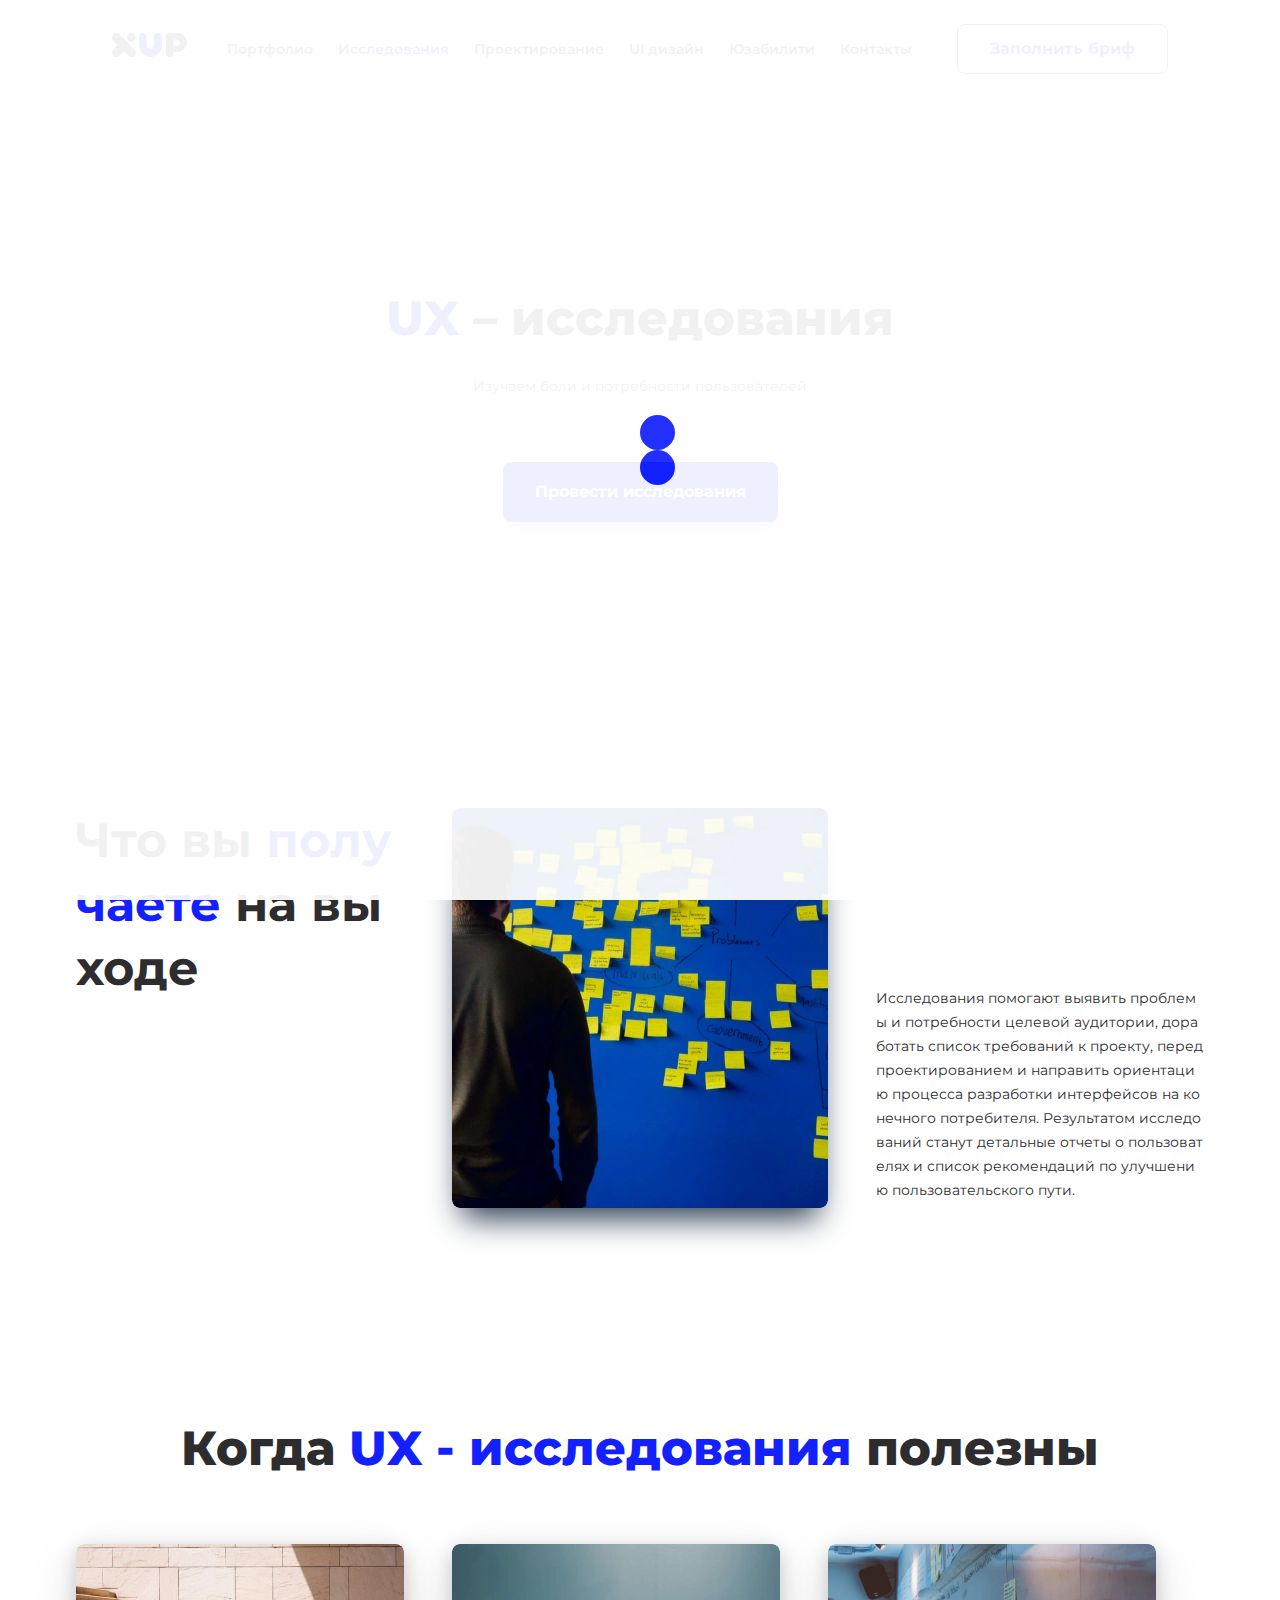
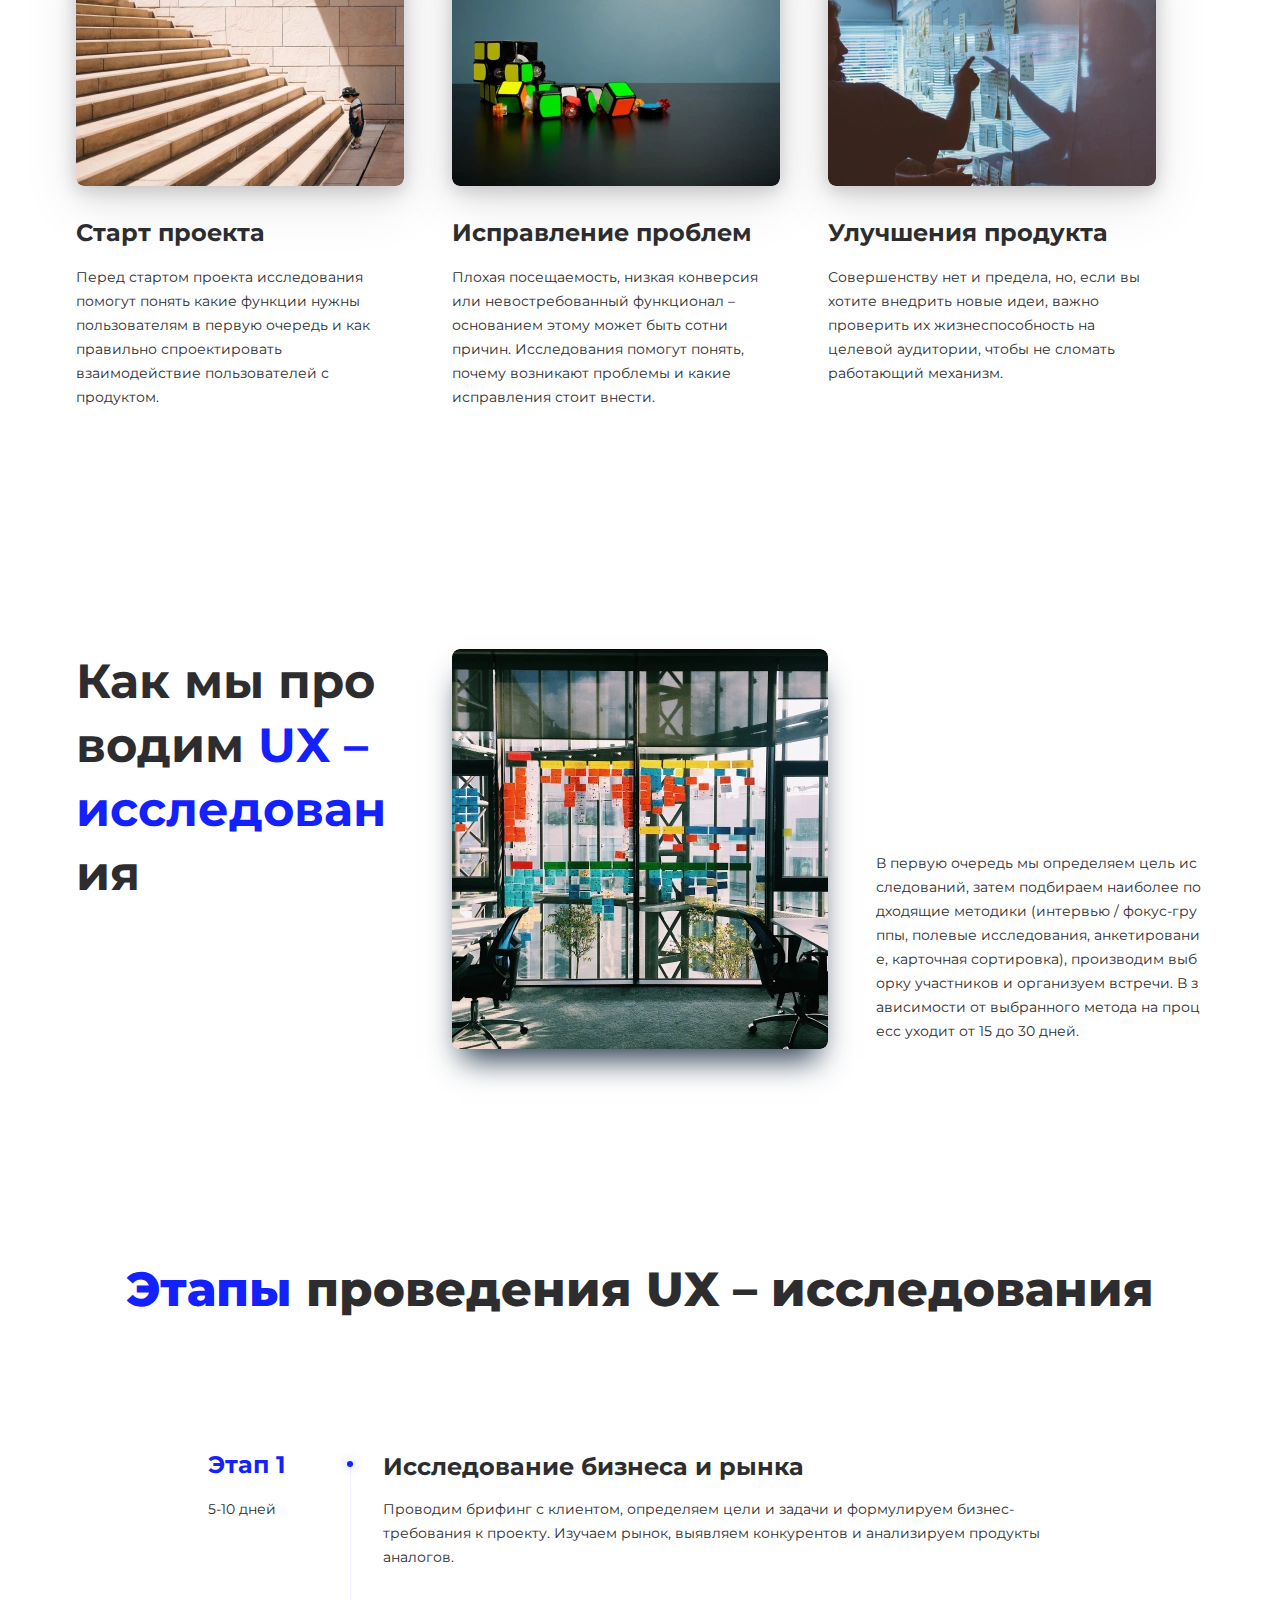
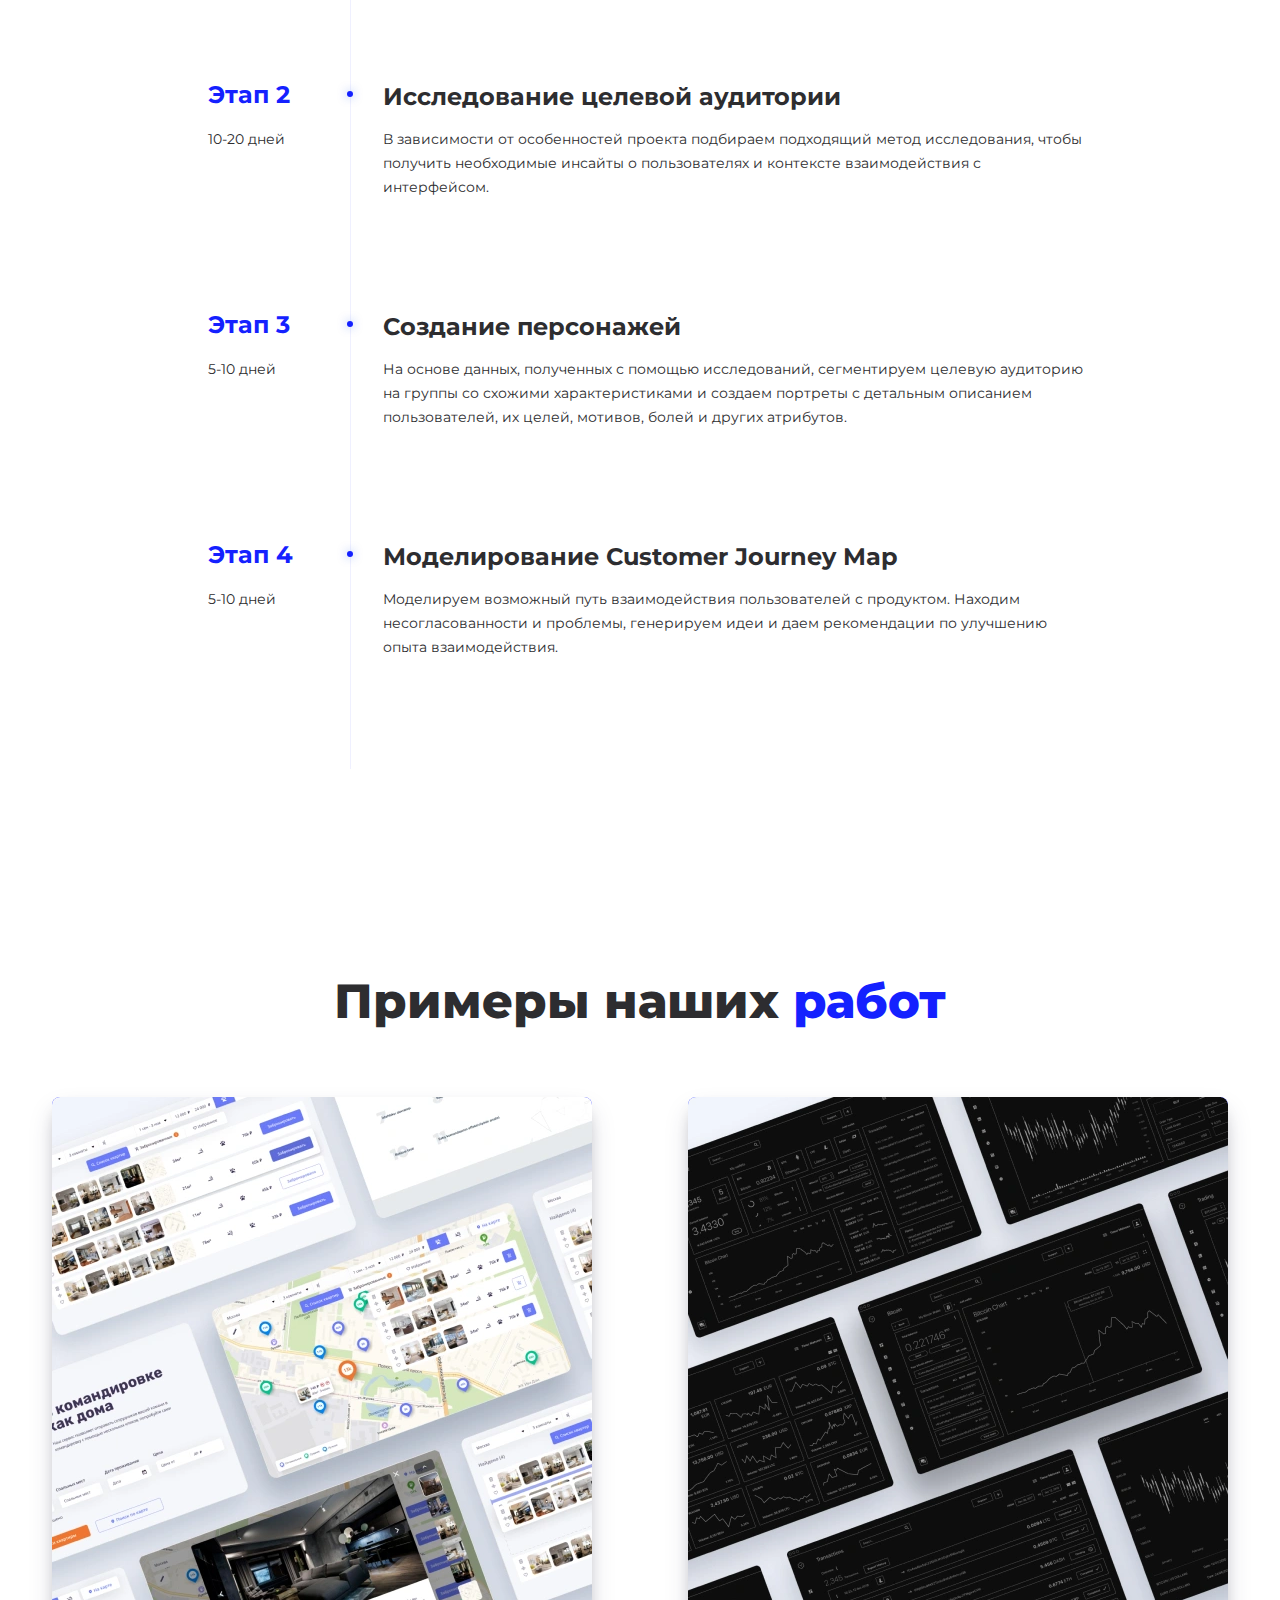
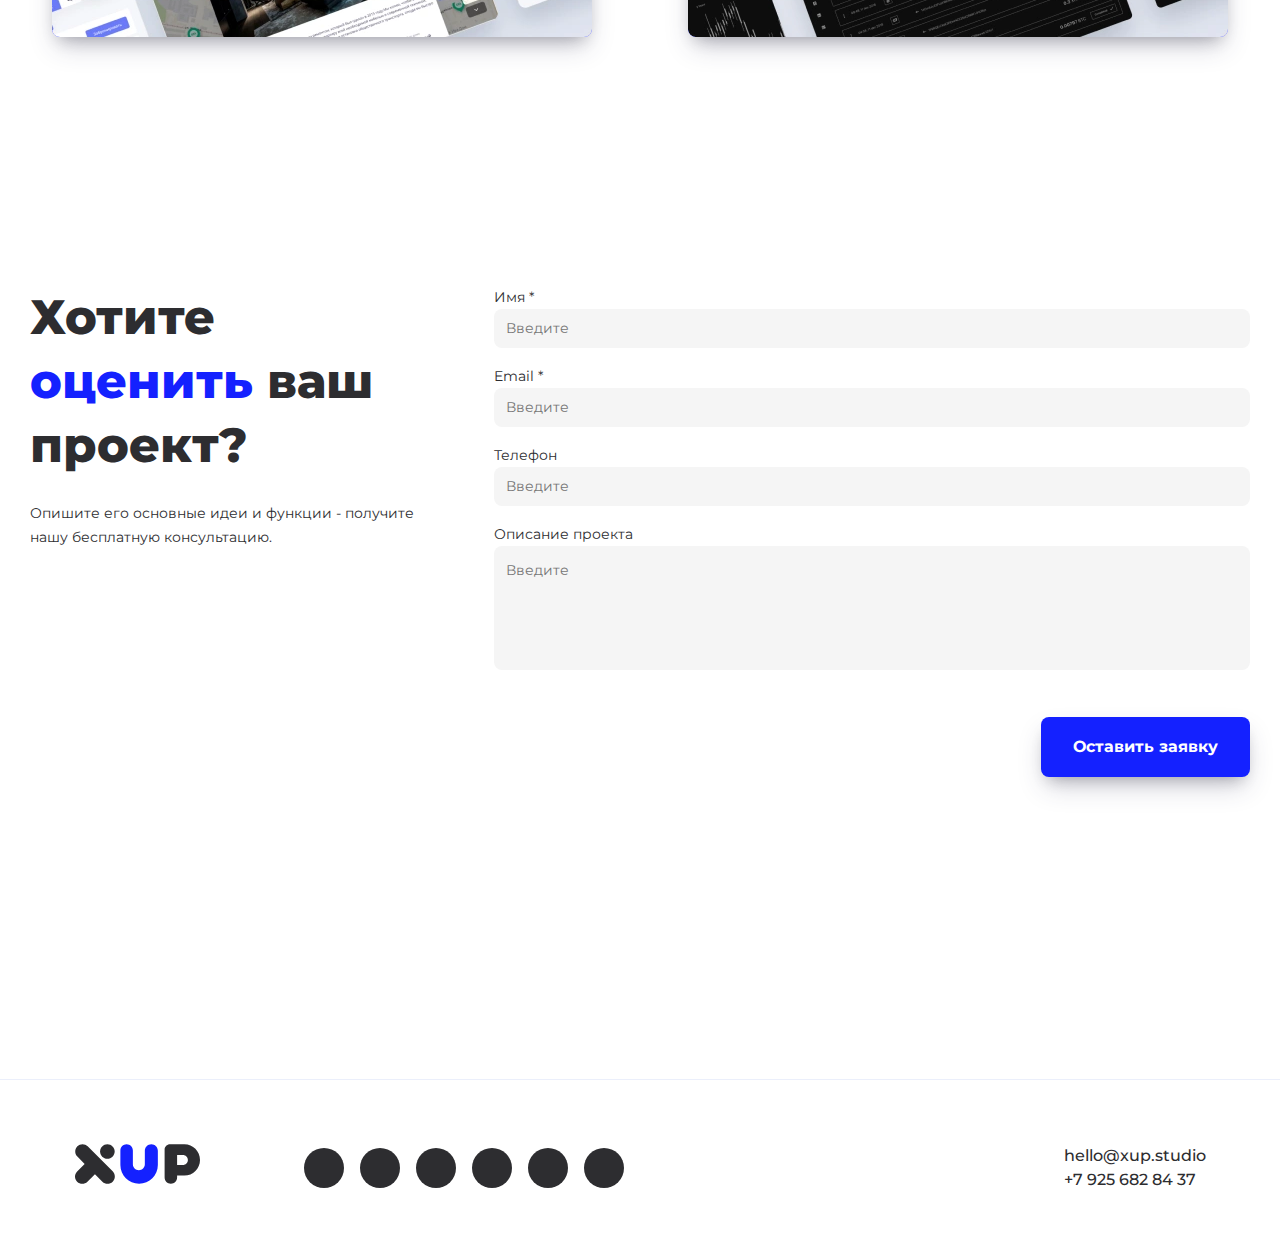
<file: ux-analysis.html>
<!DOCTYPE html>
<html lang="en">

<head>
  <meta charset="UTF-8">
  <meta name="viewport" content="width=device-width, initial-scale=1.0">
  <link rel="stylesheet" href="css/style.min.css">
  <title>Исследования</title>
  <link rel="preconnect" href="https://fonts.gstatic.com">
  <script>
    FontAwesomeConfig = {
      searchPseudoElements: true
    }
  </script>
  <link rel="stylesheet" href="https://use.fontawesome.com/releases/v5.6.1/css/all.css"
    integrity="sha384-gfdkjb5BdAXd+lj+gudLWI+BXq4IuLW5IT+brZEZsLFm++aCMlF1V92rMkPaX4PP" crossorigin="anonymous">
  <link href="https://fonts.googleapis.com/css2?family=Montserrat:wght@400;500;600;700;800&display=swap"
    rel="stylesheet">
  <script src="https://ajax.googleapis.com/ajax/libs/jquery/2.2.4/jquery.min.js"></script>
  <script src="js/scroll-progressBar.js"></script>
</head>

<body>

  <!-- Loader -->
  <div class="preloader">
    <div class="preloader__row">
      <div class="preloader__item"></div>
      <div class="preloader__item"></div>
    </div>
  </div>

  <!-- Header -->
  <header class="header" id="header" role="banner">
    <div class="container">
      <div class="header__inner">
        <div class="header__logo">
          <a href="index.html"><img src="img/svg/logo-header.svg" alt=""></a>
        </div>
        <nav class="nav">
          <a class="nav__link" href="portfolio.html">Портфолио</a>
          <a class="nav__link active" href="ux-analysis.html">Исследования</a>
          <a class="nav__link" href="projection.html">Проектирование</a>
          <a class="nav__link" href="ui-design.html">UI дизайн</a>
          <a class="nav__link" href="usability.html">Юзабилити</a>
          <a class="nav__link" href="#">Контакты</a>
        </nav>
        <div class="header__button">
          <div class="header__button__inner">
            <a class="buttonBrief" href="#">Заполнить бриф</a>
          </div>
        </div>
      </div> <!-- /.header__inner -->

      <div class="burger-menu">
        <a href="#" class="burger-menu__button">
          <span class="burger-menu__lines">
            <div class="burger-menu__nav">
              <a href="portfolio.html" class="burger__link">Портфолио</a>
              <a href="ux-analysis.html" class="burger__link">Исследования</a>
              <a href="projection.html" class="burger__link">Проектирование</a>
              <a href="ui-design.html" class="burger__link">UI дизайн</a>
              <a href="usability.html" class="burger__link">Юзабилити</a>
              <a href="contacts.html" class="burger__link">Контакты</a>
              <div class="header__button">
                <div class="header__button__inner">
                  <a class="buttonBrief" href="#">Заполнить бриф</a>
                </div>
              </div>
            </div>
        </a>
      </div>

      <div class="burger-menu__overlay"></div>
    </div>
    <div class="progress-container">
      <div class="progress-bar" id="myBar"></div>
    </div>
  </header>

  <!-- Intro -->

  <div class="intro">
    <div class="container">
      <div class="intro__inner">
        <h1 class="intro__title">
          <span class="wordBlue">UX</span> – исследования
        </h1>
        <h4 class="intro__suptitle">
          Изучаем боли и потребности пользователей
        </h4>
        <div class="intro__button">
          <div class="intro__button__inner">
            <a class="buttonIntro" href="page404.html">Провести исследования</a>
          </div>
        </div>
      </div>
    </div> <!-- /.container -->
  </div> <!-- /.intro -->

  <!-- What are you getting -->
  <div class="section__team">
    <div class="container">
      <div class="section__team__inner">
        <div class="team__text--1">
          <h1>Что вы <span class="wordBlue">получаете</span> на выходе</h1>
        </div>

        <div class="team__photo__inner">
          <picture>
            <source srcset="img/ux-analysis/section-team/1.webp">
            <img src="img/ux-analysis/section-team/1.png" alt="">
          </picture>
        </div>

        <div class="team__text--2">
          <p>
            Исследования помогают выявить проблемы и потребности целевой аудитории, доработать список требований к
            проекту, перед проектированием и направить ориентацию процесса разработки интерфейсов на конечного
            потребителя. Результатом исследований станут детальные отчеты о пользователях и список рекомендаций по
            улучшению пользовательского пути. </p>
        </div>
      </div> <!-- /.section__team__inner -->
    </div> <!-- /.container -->
  </div> <!-- /.section__team -->

  <div class="cooperation">
    <div class="container">
      <div class="section__header">
        <div class="section__title">
          <h1>Когда <span class="wordBlue">UX - исследования</span> полезны</h1>
        </div>
      </div>

      <div class="cooperation__gallery">
        <div class="cooperation__gallery__inner">


          <div class="cooperation__gallery__item">
            <div class="cooperation__gallery__photo">
              <picture>
                <source srcset="img/ux-analysis/cooperation/1.webp">
                <img src="img/ux-analysis/cooperation/1.png" alt="">
              </picture>
            </div>
            <div class="cooperation__gallery__text">
              <div class="cooperation__gallery__title">
                <h1>Старт проекта</h1>
              </div>
              <div class="cooperation__gallery__suptitle">
                <p>Перед стартом проекта исследования помогут понять какие функции нужны пользователям в первую очередь
                  и как правильно спроектировать взаимодействие пользователей с продуктом.</p>
              </div>
            </div>
          </div> <!-- /.cooperation__gallery__item -->

          <div class="cooperation__gallery__item">
            <div class="cooperation__gallery__photo">
              <picture>
                <source srcset="img/ux-analysis/cooperation/2.webp">
                <img src="img/ux-analysis/cooperation/2.png" alt="">
              </picture>
            </div>
            <div class="cooperation__gallery__text">
              <div class="cooperation__gallery__title">
                <h1>Исправление проблем</h1>
              </div>
              <div class="cooperation__gallery__suptitle">
                <p>Плохая посещаемость, низкая конверсия или невостребованный функционал – основанием этому может быть
                  сотни причин. Исследования помогут понять, почему возникают проблемы и какие исправления стоит внести.
                </p>
              </div>
            </div> <!-- /.cooperation__gallery__text -->
          </div> <!-- /.cooperation__gallery__item -->

          <div class="cooperation__gallery__item">
            <div class="cooperation__gallery__photo">
              <picture>
                <source srcset="img/ux-analysis/cooperation/3.webp">
                <img src="img/ux-analysis/cooperation/3.png" alt="">
              </picture>
            </div>
            <div class="cooperation__gallery__text">
              <div class="cooperation__gallery__title">
                <h1>Улучшения продукта</h1>
              </div>
              <div class="cooperation__gallery__suptitle">
                <p>Совершенству нет и предела, но, если вы хотите внедрить новые идеи, важно проверить их
                  жизнеспособность на целевой аудитории, чтобы не сломать работающий механизм.</p>
              </div>
            </div> <!-- /.cooperation__gallery__text -->
          </div> <!-- /.cooperation__gallery__item -->


        </div> <!-- /.cooperation__gallery__inner -->
      </div> <!-- /.cooperation__gallery -->
    </div> <!-- /.container -->
  </div> <!-- /.cooperation -->

  <div class="section__team">
    <div class="container">
      <div class="section__team__inner">
        <div class="team__text--1">
          <h1>Как мы проводим <span class="wordBlue">UX – исследован</span>ия</h1>
        </div>

        <div class="team__photo__inner">
          <picture>
            <source srcset="img/ux-analysis/section-team/2.webp">
            <img src="img/ux-analysis/section-team/2.png" alt="">
          </picture>
        </div>

        <div class="team__text--2">
          <p>
            В первую очередь мы определяем цель исследований, затем подбираем наиболее подходящие методики (интервью /
            фокус-группы, полевые исследования, анкетирование, карточная сортировка), производим выборку участников и
            организуем встречи. В зависимости от выбранного метода на процесс уходит от 15 до 30 дней.
          </p>
        </div>
      </div> <!-- /.section__team__inner -->
    </div> <!-- /.container -->
  </div> <!-- /.section__team -->

  <!-- Stages -->
  <div class="stages">
    <div class="container">
      <div class="section__header">
        <div class="section__title">
          <h1><span class="wordBlue">Этапы</span> проведения UX – исследования</h1>
        </div>
      </div>

      <div class="stages__wrapper">
        <div class="stages__inner">
          <div class="timeline">
            <div class="stage__col-type-1">

              <div class="stage stage-type-1">
                <h4><span class="wordBlue">Этап 1</span></h4>
                <h5>5-10 дней</h5>
                <div class="stages__row">
                  <div class="stages__text">
                    <div class="stages__title">
                      <h3>Исследование бизнеса и рынка</h3>
                    </div>
                    <div class="stages__suptitle">
                      <p>Проводим брифинг с клиентом, определяем цели и задачи и формулируем бизнес-требования к
                        проекту. Изучаем рынок, выявляем конкурентов и анализируем продукты аналогов.</p>
                    </div>
                  </div>
                </div>
              </div>

              <div class="stage stage-type-1">
                <h4><span class="wordBlue">Этап 2</span></h4>
                <h5>10-20 дней</h5>
                <div class="stages__row">
                  <div class="stages__text">
                    <div class="stages__title">
                      <h3>Исследование целевой аудитории</h3>
                    </div>
                    <div class="stages__suptitle">
                      <p>В зависимости от особенностей проекта подбираем подходящий метод исследования, чтобы получить
                        необходимые инсайты о пользователях и контексте взаимодействия с интерфейсом.</p>
                    </div>
                  </div>
                </div>
              </div>

              <div class="stage stage-type-1">
                <h4><span class="wordBlue">Этап 3</span></h4>
                <h5>5-10 дней</h5>
                <div class="stages__row">
                  <div class="stages__text">
                    <div class="stages__title">
                      <h3>Создание персонажей</h3>
                    </div>
                    <div class="stages__suptitle">
                      <p>На основе данных, полученных с помощью исследований, сегментируем целевую аудиторию на группы
                        со схожими характеристиками и создаем портреты с детальным описанием пользователей, их целей,
                        мотивов, болей и других атрибутов.</p>
                    </div>
                  </div>
                </div>
              </div>

              <div class="stage stage-type-1">
                <h4><span class="wordBlue">Этап 4</span></h4>
                <h5>5-10 дней</h5>
                <div class="stages__row">
                  <div class="stages__text">
                    <div class="stages__title">
                      <h3>Моделирование Customer Journey Map</h3>
                    </div>
                    <div class="stages__suptitle">
                      <p>Моделируем возможный путь взаимодействия пользователей с продуктом. Находим несогласованности и
                        проблемы, генерируем идеи и даем рекомендации по улучшению опыта взаимодействия.</p>
                    </div>
                  </div>
                </div>
              </div>
            </div> <!-- /.stages__col -->
          </div> <!-- /.timeline -->
        </div> <!-- /.stages__inner -->
      </div> <!-- /.stages__wrapper -->
    </div> <!-- /.container -->
  </div> <!-- /.stages -->

  <!-- Examples -->
  <div class="examples">
    <div class="container">
      <div class="section__header">
        <div class="section__title">
          <h1>Примеры наших <span class="wordBlue">работ</span></h1>
        </div>
      </div>

      <div class="examples__gallery">
        <div class="examples__gallery__inner">


          <div class="examples__gallery__item">
            <div class="examples__gallery__photo">
              <picture>
                <source srcset="img/ux-analysis/jobs/1.webp">
                <img src=img/ux-analysis/jobs/1.jpg" alt="">
              </picture>
            </div>

            <div class="examples__item__text">
              <div class="examples__gallery__title">
                <h4>Doc Toc</h4>
              </div>

              <div class="examples__gallery__suptitle">
                <h4>Doc Toc - мобильно приложение для записи к доктору</h4>
              </div>

              <div class="examples__gallery__button">
                <div class="gallery__button__inner">
                  <a href="page404.html">Смотреть проект</a>
                </div>
              </div>
            </div>
          </div><!-- /.examples__gallery__item -->

          <div class="examples__gallery__item">
            <div class="examples__gallery__photo">
              <picture>
                <source srcset="img/ux-analysis/jobs/2.webp">
                <img src=img/ux-analysis/jobs/2.jpg" alt="">
              </picture>
            </div>

            <div class="examples__item__text">
              <div class="examples__gallery__title">
                <h4>Uber Rent</h4>
              </div>

              <div class="examples__gallery__suptitle">
                <h4>Uber Rent - сервис краткосрочной аренды недвижимости для юридических лиц</h4>
              </div>

              <div class="examples__gallery__button">
                <div class="gallery__button__inner">
                  <a href="uber-rent.html">Смотреть проект</a>
                </div>
              </div>
            </div>
          </div><!-- /.examples__gallery__item -->
        </div> <!-- /.examples__gallery__inner -->
      </div> <!-- /.examples__gallery -->
    </div> <!-- /.container -->
  </div> <!-- /.examples -->

  <div class="rateUs">
    <div class="container">
      <div class="rateUs__wrapper">
        <div class="rateUs__inner">
          <div class="rateUs__text">
            <div class="rateUs__text__title">
              <h1>Хотите <span class="wordBlue">оценить</span> ваш проект?</h1>
            </div>
            <div class="rateUs__text__suptitle">
              <h4>
                Опишите его основные идеи и функции - получите нашу бесплатную консультацию.
              </h4>
            </div>
          </div> <!-- /.rateUs__text -->

          <div class="rateUs__contact">
            <form class="contact__form" action="" method="post" name="contact_form">
              <ul>
                <li>
                  <h2>Имя *</h2>
                </li>
                <li>
                  <input class="contact__input" type="text" name="name" placeholder="Введите" />
                </li>
              </ul>

              <ul>
                <li>
                  <h2>Email *</h2>
                </li>
                <li>
                  <input class="contact__input" type="text" name="email" placeholder="Введите" />
                </li>
              </ul>

              <ul>
                <li>
                  <h2>Телефон</h2>
                </li>
                <li>
                  <input class="contact__input" type="text" name="phone" placeholder="Введите" />
                </li>
              </ul>

              <ul>
                <li>
                  <h2>Описание проекта</h2>
                </li>
                <li>
                  <textarea class="contact__textarea" name="project" placeholder="Введите"
                    style="resize: none;"></textarea>
                </li>
              </ul>

              <ul>
                <li>
                  <div class="send__button">
                    <div class="send__button__inner">
                      <a href="#">Оставить заявку</a>
                    </div>
                  </div>
                </li>
              </ul>

            </form>
          </div>
        </div> <!-- rateUs__inner -->
      </div> <!-- /.rateUs__wrapper -->
    </div> <!-- /.container -->
  </div> <!-- /.rateUs -->


  <footer class="footer">
    <div class="container">
      <div class="footer__inner">
        <div class="footer__logo">
          <img src="img/svg/logo-footer.svg">
        </div>
        <div class="footer__social">
          <div class="footer__social__item">
            <a class="social" target="_blank"><i class="fab fa-behance"></i></a>
          </div>
          <div class="footer__social__item">
            <a class="social" target="_blank"><i class="fab fa-dribbble"></i></a>
          </div>
          <div class="footer__social__item">
            <a class="social" target="_blank"><i class="fab fa-facebook-f"></i></a>
          </div>
          <div class="footer__social__item">
            <a class="social" target="_blank"><i class="fab fa-instagram"></i></a>
          </div>
          <div class="footer__social__item">
            <a class="social" target="_blank"></a><i class="fab fa-vk"></i></a>
          </div>
          <div class="footer__social__item">
            <a class="social" target="_blank"><i class="fab fa-telegram-plane"></i></a>
          </div>
        </div>
        <div class="footer__contacts">
          <div class="footer__contacts__inner">
            <div class="footer__contacts__email">
              <div class="email__icon">
                <i class="fas fa-envelope"></i>
              </div>
              <div class="email">hello@xup.studio</div>
            </div>
            <div class="footer__contacts__phone">
              <div class="phone__icon">
                <i class="fas fa-mobile-alt"></i>
              </div>
              <div class="phone">+7 925 682 84 37</div>
            </div>
          </div> <!-- /.footer__contacts__inner -->
        </div> <!-- /.footer__contacts -->
      </div> <!-- /.footer__inner -->
    </div> <!-- /.container -->
  </footer> <!-- /.footer -->
  <a class="up_down_btn" title="Наверх">&uarr;</a>

</body>
<script src="js/loader.js"></script>
<script src="js/header-fixed.js"></script>
<script src="js/scrollButton.js"></script>
<script src="js/mobileMenu.js"></script>

</html>
</file>
<file: css/style.min.css>
html{width:100%;max-width:100%}body{margin:0;font-family:'Montserrat', Tahoma, sans-serif;font-size:16px;color:#2D2D30;line-height:1.6;font-weight:bold;width:100%;max-width:100%;overflow-x:hidden}*,*:before *:after{-webkit-box-sizing:border-box;box-sizing:border-box}h1,h2,h3,h4,h5{margin:0%}.container{width:100%;max-width:1400px;margin:0 auto}.section__header{text-align:center;width:1128px;margin:0 auto;padding-bottom:64px}.section__title h1{font-size:48px;font-weight:800;line-height:64px}.section__suptitle{padding-top:24px}.section__suptitle h4{font-size:14px;font-weight:400;line-height:24px}.wordBlue{color:#1421FF}.wordBreak{word-break:break-all}.section__team__inner{display:-webkit-box;display:-ms-flexbox;display:flex;-webkit-box-orient:horizontal;-webkit-box-direction:normal;-ms-flex-direction:row;flex-direction:row;-webkit-box-pack:center;-ms-flex-pack:center;justify-content:center;padding-bottom:200px}.team__text--1{width:328px;padding-right:48px;word-break:break-all}.team__text--1 h1{font-size:48px;font-weight:700;line-height:64px}.team__text--2{max-width:328px;display:-webkit-box;display:-ms-flexbox;display:flex;-webkit-box-align:end;-ms-flex-align:end;align-items:flex-end;word-break:break-all}.team__text--2 p{font-size:14px;font-weight:400;line-height:24px}.team__photo{max-width:376px;height:400px}.list li{color:#1421FF}.list li span{color:#2D2D30}.listN li{color:#1421FF;font-size:14px;font-weight:600;line-height:24px}.listN p{padding-left:16px}.listN li span{color:#2D2D30}.header{position:absolute;left:0;right:0;z-index:1000;width:100%;padding-top:24px;padding-bottom:24px;-webkit-transition:0.5s ease;transition:0.5s ease}.progress-container{width:100%;height:5px;background:#f5f5f5;position:absolute;top:0;opacity:0;border-radius:8px}.progress-bar{height:5px;background:#5B64FF;width:0%;border-radius:8px;-webkit-transition:.1s ease-out;transition:.1s ease-out}.header__inner{display:-webkit-box;display:-ms-flexbox;display:flex;-webkit-box-pack:center;-ms-flex-pack:center;justify-content:center;-webkit-box-align:center;-ms-flex-align:center;align-items:center;position:relative}.header.fixed{height:auto;position:fixed;background-color:#EFF0FF;z-index:1001;padding-bottom:15px;padding-top:10px}.header.fixed .burger-menu__button{top:30px;right:0px}.header.fixed .progress-container{opacity:1}.header.fixed .header__inner{border-bottom:0}.header__logo{padding-right:40px}.nav__link{font-size:14px;font-weight:600;line-height:24px;text-decoration:none;color:#2D2D30;margin-right:40px;-webkit-transition:0.2s ease;transition:0.2s ease}.nav__link:last-child{margin-right:45px}.nav__link:hover{color:#1421FF}.active{color:#1421FF}.buttonBrief{display:-webkit-box;display:-ms-flexbox;display:flex;-webkit-box-orient:horizontal;-webkit-box-direction:normal;-ms-flex-direction:row;flex-direction:row;-webkit-box-align:center;-ms-flex-align:center;align-items:center;padding:12px 32px;font-weight:bold;font-size:16px;line-height:24px;text-align:center;color:#1421FF;text-decoration:none;border:1.5px solid #1421FF;background:#fff;-webkit-box-sizing:border-box;box-sizing:border-box;border-radius:8px;-webkit-transition:0.3s ease;transition:0.3s ease}.buttonBrief:hover{border:1.5px solid #5B64FF;color:#5B64FF}.buttonBrief:active{color:#2D2D30}.buttonBrief:focus{color:#52525A}.burger-menu{display:none}.burger-menu__button{display:inline-block;position:absolute;top:30px;right:0px;z-index:10000;width:60px;height:60px;-webkit-transition:0.5s;transition:0.5s}.burger-menu__active .burger-menu__button,.burger-menu__active .burger-menu__lines{background-color:transparent}.burger-menu__active .burger-menu__lines::before{top:0;-webkit-transform:rotate(45deg);transform:rotate(45deg);background-color:#2D2D30;-webkit-transition:.2s;transition:.2s}.burger-menu__active .burger-menu__lines::after{top:0;-webkit-transform:rotate(-45deg);transform:rotate(-45deg);background-color:#2D2D30;-webkit-transition:.2s;transition:.2s}.burger-menu__lines::after,.burger-menu__lines::before{position:absolute;width:24px;height:3px;background-color:#000000;border-radius:8px}.burger-menu__lines{top:50%;left:50%;-webkit-transform:translate(-50%, -50%);transform:translate(-50%, -50%)}.burger-menu__lines::before{content:'';top:-6px}.burger-menu__lines::after{content:'';top:6px}.burger-menu__nav{padding-top:104px;position:fixed;top:0;z-index:9999;display:-webkit-box;display:-ms-flexbox;display:flex;-webkit-box-orient:vertical;-webkit-box-direction:normal;-ms-flex-flow:column;flex-flow:column;height:100vh;background-color:#EFF0FF;overflow-y:auto;right:-100%;width:100vw;text-align:center;-webkit-transition:0.5s;transition:0.5s}.burger-menu__active .burger-menu__nav{right:0}.burger__link{font-size:34px;font-weight:800;line-height:40px;text-decoration:none;color:#2D2D30;padding-bottom:32px}.burger-menu__overlay{display:none;position:fixed;top:0;right:0;width:100vw;height:100vh;z-index:9999}.burger-menu__active .burger-menu__overlay{display:block;background-color:rgba(0,0,0,0.5)}.footer{border-top:1px solid #EBEFFB}.footer__inner{display:-webkit-box;display:-ms-flexbox;display:flex;-webkit-box-pack:center;-ms-flex-pack:center;justify-content:center;padding-bottom:64px;padding-top:64px}.footer__logo{padding-right:104px}.footer__logo img{width:125px;height:40px}.footer__social{display:-webkit-box;display:-ms-flexbox;display:flex;-webkit-box-orient:horizontal;-webkit-box-direction:normal;-ms-flex-direction:row;flex-direction:row;-webkit-box-align:center;-ms-flex-align:center;align-items:center;padding-right:400px}.footer__social__item{width:40px;height:40px;margin-right:16px;text-align:center;background:#2D2D30 center no-repeat;background-size:cover;font-size:20px;border-radius:50%;color:#fff;-webkit-box-sizing:border-box;box-sizing:border-box;-webkit-transition:0.2s linear;transition:0.2s linear}.footer__social__item:last-child{margin-right:0}.footer__social__item::before{width:20px;height:5px;display:block;content:'';margin:0 auto}.footer__social__item:hover{background-color:#fff;color:#2D2D30;cursor:pointer}.footer__contacts__inner{display:-webkit-box;display:-ms-flexbox;display:flex;-webkit-box-orient:vertical;-webkit-box-direction:normal;-ms-flex-direction:column;flex-direction:column;-webkit-box-align:start;-ms-flex-align:start;align-items:flex-start}.footer__contacts__email{display:-webkit-box;display:-ms-flexbox;display:flex;-webkit-box-orient:horizontal;-webkit-box-direction:normal;-ms-flex-direction:row;flex-direction:row;-webkit-box-pack:center;-ms-flex-pack:center;justify-content:center}.email__icon{margin-right:16px;width:24px;height:24px;text-align:center;color:#1421FF}.email{font-size:16px;font-weight:500;line-height:24px}.footer__contacts__phone{display:-webkit-box;display:-ms-flexbox;display:flex;-webkit-box-orient:horizontal;-webkit-box-direction:normal;-ms-flex-direction:row;flex-direction:row;-webkit-box-pack:center;-ms-flex-pack:center;justify-content:center}.phone__icon{margin-right:16px;width:24px;height:24px;text-align:center;color:#1421FF}.phone{font-size:16px;font-weight:500;line-height:24px}.up_down_btn{position:fixed;bottom:20px;right:30px;z-index:10;width:40px;height:40px;text-align:center;line-height:34px;background:#FF8B14;color:#fff;cursor:pointer;border-radius:20px;display:none;font-size:35px;-webkit-transition:all 0.3s ease;transition:all 0.3s ease}.up_down_btn:hover{background:#5B64FF}.up_down_btn-show{display:block}.up_down_btn-disabled{pointer-events:none;cursor:default;opacity:0}.preloader{position:fixed;left:0;top:0;right:0;bottom:0;background:#fff;z-index:1001}.preloader__row{position:relative;top:50%;left:50%;width:70px;height:70px;margin-top:-35px;margin-left:-35px;text-align:center;-webkit-animation:preloader-rotate 2s infinite linear;animation:preloader-rotate 2s infinite linear}.preloader__item{position:absolute;display:inline-block;top:0;background-color:#1421FF;border-radius:100%;width:35px;height:35px;-webkit-animation:preloader-bounce 2s infinite ease-in-out;animation:preloader-bounce 2s infinite ease-in-out}.preloader__item:last-child{top:auto;bottom:0;-webkit-animation-delay:-1s;animation-delay:-1s}@-webkit-keyframes preloader-rotate{100%{-webkit-transform:rotate(360deg);transform:rotate(360deg)}}@keyframes preloader-rotate{100%{-webkit-transform:rotate(360deg);transform:rotate(360deg)}}@-webkit-keyframes preloader-bounce{0%,100%{-webkit-transform:scale(0);transform:scale(0)}50%{-webkit-transform:scale(1);transform:scale(1)}}@keyframes preloader-bounce{0%,100%{-webkit-transform:scale(0);transform:scale(0)}50%{-webkit-transform:scale(1);transform:scale(1)}}.loaded_hiding .preloader{-webkit-transition:0.3s opacity;transition:0.3s opacity;opacity:0}.loaded .preloader{display:none}.intro{padding-bottom:286px}.intro__inner{padding-top:286px;text-align:center}.intro__title{font-size:48px;font-weight:800;line-height:64px}.wordBlue{color:#1421FF}.intro__suptitle{font-size:14px;font-weight:400;line-height:24px;padding-top:24px}.intro__button{padding-top:64px}.intro__button__inner{display:-webkit-box;display:-ms-flexbox;display:flex;-webkit-box-align:center;-ms-flex-align:center;align-items:center;-webkit-box-pack:center;-ms-flex-pack:center;justify-content:center}.buttonIntro{-webkit-box-shadow:rgba(50,50,93,0.25) 0px 13px 27px -5px,rgba(0,0,0,0.3) 0px 8px 16px -8px;box-shadow:rgba(50,50,93,0.25) 0px 13px 27px -5px,rgba(0,0,0,0.3) 0px 8px 16px -8px;display:-webkit-box;display:-ms-flexbox;display:flex;-webkit-box-orient:horizontal;-webkit-box-direction:normal;-ms-flex-direction:row;flex-direction:row;-webkit-box-align:center;-ms-flex-align:center;align-items:center;padding:18px 32px;font-weight:bold;font-size:16px;line-height:24px;text-align:center;color:#FFFFFF;text-decoration:none;background:#1421FF;border-radius:8px;-webkit-transition:0.3s ease;transition:0.3s ease}.buttonIntro:hover{background:#5B64FF}.buttonIntro:active{background:#2D2D30}.buttonIntro:focus{background:#52525A}.section__team__inner{display:-webkit-box;display:-ms-flexbox;display:flex;-webkit-box-orient:horizontal;-webkit-box-direction:normal;-ms-flex-direction:row;flex-direction:row;-webkit-box-pack:center;-ms-flex-pack:center;justify-content:center;padding-bottom:200px}.team__text--1{width:328px;padding-right:48px;word-break:break-all}.team__text--1 h1{font-size:48px;font-weight:700;line-height:64px}.team__text--2{max-width:328px;display:-webkit-box;display:-ms-flexbox;display:flex;-webkit-box-align:end;-ms-flex-align:end;align-items:flex-end}.team__text--2 p{font-size:14px;font-weight:400;line-height:24px}.team__photo__inner{-webkit-box-sizing:border-box;box-sizing:border-box}.team__photo__inner img{width:376px;height:400px;margin-right:48px;-webkit-box-shadow:#26394d 0px 20px 30px -10px;box-shadow:#26394d 0px 20px 30px -10px;border-radius:8px}.weDo__photo__inner{text-align:center}.weDo__inner{display:-webkit-box;display:-ms-flexbox;display:flex;-webkit-box-pack:center;-ms-flex-pack:center;justify-content:center;-ms-flex-wrap:wrap;flex-wrap:wrap;margin:0 auto;padding-top:64px;padding-bottom:200px}.weDo__item{display:-webkit-box;display:-ms-flexbox;display:flex;-webkit-box-orient:vertical;-webkit-box-direction:normal;-ms-flex-direction:column;flex-direction:column;-webkit-box-align:start;-ms-flex-align:start;align-items:flex-start;width:540px;height:auto;margin-left:48px;margin-bottom:48px}.weDo__item__title{font-size:24px;font-weight:700;line-height:32px;padding-top:27px;padding-bottom:16px}.weDo__item__text{font-size:14px;font-weight:400;line-height:24px}.usefulToWork__photo{text-align:center}.services__carousel{position:relative;width:1470px;margin:0 auto;padding-top:64px;padding-bottom:200px}.carousel__row{display:-webkit-box;display:-ms-flexbox;display:flex;-webkit-box-pack:center;-ms-flex-pack:center;justify-content:center;-webkit-box-align:center;-ms-flex-align:center;align-items:center;-ms-flex-wrap:wrap;flex-wrap:wrap}.carousel__title{font-weight:500;font-size:30px;line-height:40px;margin-right:72px;margin-bottom:48px}.carousel__title--bold{font-size:30px;font-weight:800;line-height:40px;margin-right:72px;margin-bottom:48px}.underlineWord{text-decoration:underline}.effect1{position:absolute;overflow:hidden;left:0;top:0;width:302px;height:216px;background:-webkit-gradient(linear, left top, right top, color-stop(22.56%, rgba(255,255,255,0.99)), color-stop(82.03%, rgba(255,255,255,0)));background:linear-gradient(90deg, rgba(255,255,255,0.99) 22.56%, rgba(255,255,255,0) 82.03%)}.effect2{position:absolute;overflow:hidden;right:0;top:0;width:302px;height:216px;background:linear-gradient(270.44deg, rgba(255,255,255,0.98) 46.22%, rgba(255,255,255,0) 89.77%)}.systems{padding-bottom:104px}.systems__row{display:-webkit-box;display:-ms-flexbox;display:flex;-webkit-box-pack:center;-ms-flex-pack:center;justify-content:center;-webkit-box-align:center;-ms-flex-align:center;align-items:center;-ms-flex-wrap:wrap;flex-wrap:wrap}.systems__item{width:328px;margin-right:72px;margin-bottom:48px;cursor:pointer}.systems__item:last-child{margin-right:0}.systems__title{padding-top:24px;text-align:center}.systems__title h3{font-size:24px;font-weight:700;line-height:32px}.systems__item__photo img{width:328px;height:242px;-webkit-box-shadow:rgba(50,50,93,0.25) 0px 13px 27px -5px,rgba(0,0,0,0.3) 0px 8px 16px -8px;box-shadow:rgba(50,50,93,0.25) 0px 13px 27px -5px,rgba(0,0,0,0.3) 0px 8px 16px -8px;border-radius:8px}.examples__gallery__inner{display:-webkit-box;display:-ms-flexbox;display:flex;-webkit-box-pack:center;-ms-flex-pack:center;justify-content:center;-ms-flex-wrap:wrap;flex-wrap:wrap}.examples__gallery__item{position:relative;background:#1421FF;border-radius:8px;margin-right:48px;margin-left:48px;margin-bottom:48px;cursor:pointer}.examples__gallery__photo img{display:block;-webkit-transition:opacity .2s linear;transition:opacity .2s linear;max-width:100%;height:auto;-webkit-box-shadow:rgba(50,50,93,0.25) 0px 13px 27px -5px,rgba(0,0,0,0.3) 0px 8px 16px -8px;box-shadow:rgba(50,50,93,0.25) 0px 13px 27px -5px,rgba(0,0,0,0.3) 0px 8px 16px -8px;border-radius:8px}.examples__item__text{position:absolute;top:0;opacity:0;left:0;z-index:100;padding:368px 24px 24px 24px;-webkit-transition:opacity .2s linear;transition:opacity .2s linear;width:100%}.examples__gallery__title h4{font-size:24px;font-weight:700;line-height:32px;color:#fff}.examples__gallery__suptitle h4{font-size:14px;font-weight:400;line-height:24px;color:#fff;padding-top:8px;padding-bottom:24px}.gallery__button__inner a{padding:18px 32px;background:#fff;border-radius:8px;text-decoration:none;font-size:16px;font-weight:700;line-height:24px;color:#1421FF}.examples__gallery__item:hover .examples__gallery__photo img{opacity:.1}.examples__gallery__item:hover .examples__item__text{opacity:1}.examples__button{padding-top:64px;padding-bottom:104px}.examples__button__inner{display:-webkit-box;display:-ms-flexbox;display:flex;-webkit-box-pack:center;-ms-flex-pack:center;justify-content:center}.examples__button__inner a{-webkit-box-shadow:rgba(50,50,93,0.25) 0px 13px 27px -5px,rgba(0,0,0,0.3) 0px 8px 16px -8px;box-shadow:rgba(50,50,93,0.25) 0px 13px 27px -5px,rgba(0,0,0,0.3) 0px 8px 16px -8px;display:-webkit-box;display:-ms-flexbox;display:flex;-webkit-box-orient:horizontal;-webkit-box-direction:normal;-ms-flex-direction:row;flex-direction:row;-webkit-box-align:center;-ms-flex-align:center;align-items:center;padding:18px 32px;font-weight:bold;font-size:16px;line-height:24px;text-align:center;color:#FFFFFF;text-decoration:none;background:#1421FF;border-radius:8px;-webkit-transition:0.3s ease;transition:0.3s ease}.examples__button__inner a:hover{background:#5B64FF}.examples__button__inner a:active{background:#2D2D30}.examples__button__inner a:focus{background:#52525A}.cooperation__gallery__inner{display:-webkit-box;display:-ms-flexbox;display:flex;-webkit-box-pack:center;-ms-flex-pack:center;justify-content:center}.cooperation__gallery__item{display:-webkit-box;display:-ms-flexbox;display:flex;-webkit-box-orient:vertical;-webkit-box-direction:normal;-ms-flex-direction:column;flex-direction:column;-webkit-box-align:start;-ms-flex-align:start;align-items:flex-start;margin-right:48px;width:328px;-webkit-box-sizing:border-box;box-sizing:border-box}.cooperation__gallery__photo img{-webkit-box-shadow:rgba(17,17,26,0.1) 0px 4px 16px,rgba(17,17,26,0.1) 0px 8px 24px,rgba(17,17,26,0.1) 0px 16px 56px;box-shadow:rgba(17,17,26,0.1) 0px 4px 16px,rgba(17,17,26,0.1) 0px 8px 24px,rgba(17,17,26,0.1) 0px 16px 56px;border-radius:8px}.cooperation__gallery__text{padding-top:24px}.cooperation__gallery__title{margin-bottom:16px;display:-webkit-box;-webkit-line-clamp:1;-webkit-box-orient:vertical;overflow:hidden;max-height:36px}.cooperation__gallery__title h1{font-size:24px;font-weight:700;line-height:32px;color:#2D2D30}.cooperation__gallery__suptitle{min-height:200px}.cooperation__gallery__suptitle p{font-size:14px;font-weight:400;line-height:24px;padding-bottom:16px}.stages{padding-bottom:200px;margin:0 auto}.workStages{padding-bottom:104px}.stages__wrapper{width:1400px;margin:0 auto;padding-top:64px}.stages__inner{display:-webkit-box;display:-ms-flexbox;display:flex;-webkit-box-pack:start;-ms-flex-pack:start;justify-content:flex-start;-webkit-box-orient:horizontal;-webkit-box-direction:normal;-ms-flex-direction:row;flex-direction:row}.stages__col{display:-webkit-box;display:-ms-flexbox;display:flex;-webkit-box-orient:vertical;-webkit-box-direction:normal;-ms-flex-direction:column;flex-direction:column;left:30%;position:relative}.stage{margin-bottom:32px;left:25%;position:relative}.stage::after{content:'';position:absolute;width:6px;height:6px;left:-5.5%;background-color:#1421FF;-webkit-box-shadow:0px 0px 10px rgba(28,84,233,0.5);box-shadow:0px 0px 10px rgba(28,84,233,0.5);top:7px;border-radius:50%;z-index:100}.stage-type-1{margin-bottom:64px}.stage-type-1::after{position:inherit}.stage__col-type-1{display:-webkit-box;display:-ms-flexbox;display:flex;-webkit-box-pack:center;-ms-flex-pack:center;justify-content:center;-webkit-box-orient:vertical;-webkit-box-direction:normal;-ms-flex-direction:column;flex-direction:column;left:4.8%;position:relative}.timeline{position:relative}.timeline::after{content:'';position:absolute;width:1px;background-color:#EFF0FF;top:15px;bottom:0;left:50%;max-height:100%}.work__procces__photo{text-align:center}.work__procces__photo img{max-width:100%}.stages__text{max-width:700px;margin:0 auto;display:-webkit-box;display:-ms-flexbox;display:flex;-webkit-box-orient:vertical;-webkit-box-direction:normal;-ms-flex-direction:column;flex-direction:column;-webkit-box-align:start;-ms-flex-align:start;align-items:flex-start}.stages__title h3{font-size:24px;font-weight:700;line-height:32px}.stages__title-type-1 h3{font-size:16px;font-weight:500;line-height:24px}.stages__suptitle p{font-size:14px;font-weight:400;line-height:24px}.stages__row{left:25%;margin-top:-10%;position:relative}.stages__row::after{content:'';position:absolute;width:6px;height:6px;left:-5.2%;background-color:#1421FF;-webkit-box-shadow:0px 0px 10px rgba(28,84,233,0.5);box-shadow:0px 0px 10px rgba(28,84,233,0.5);top:10px;border-radius:50%;z-index:100}.advantages{padding-top:104px}.advantages__inner{display:-webkit-box;display:-ms-flexbox;display:flex;-webkit-box-pack:center;-ms-flex-pack:center;justify-content:center;-webkit-box-orient:horizontal;-webkit-box-direction:normal;-ms-flex-direction:row;flex-direction:row}.advantages__title{padding-right:48px;width:540px}.advantages__title h1{font-size:48px;font-weight:800;line-height:64px}.advantages__photo img{-webkit-box-shadow:#26394d 0px 20px 30px -10px;box-shadow:#26394d 0px 20px 30px -10px}.outsource-profit__inner{display:-webkit-box;display:-ms-flexbox;display:flex;-webkit-box-pack:center;-ms-flex-pack:center;justify-content:center;-webkit-box-orient:horizontal;-webkit-box-direction:normal;-ms-flex-direction:row;flex-direction:row}.outsource-profit__title{padding-left:48px;width:540px}.outsource-profit__title h1{font-size:48px;font-weight:800;line-height:64px}.outsource-profit__photo img{-webkit-box-shadow:#26394d 0px 20px 30px -10px;box-shadow:#26394d 0px 20px 30px -10px;border-radius:8px}.bad__interface__wrapper{padding-bottom:200px}.bad__interface__inner{display:-webkit-box;display:-ms-flexbox;display:flex;-webkit-box-pack:center;-ms-flex-pack:center;justify-content:center}.interface__item{width:328px;margin-right:72px;min-height:460px}.interface__item:last-child{margin-right:0}.interface__item__text{padding-top:24px}.interface__item__photo img{-webkit-box-shadow:rgba(50,50,93,0.25) 0px 13px 27px -5px,rgba(0,0,0,0.3) 0px 8px 16px -8px;box-shadow:rgba(50,50,93,0.25) 0px 13px 27px -5px,rgba(0,0,0,0.3) 0px 8px 16px -8px;border-radius:8px}.interface__item__title h1{font-size:24px;font-weight:700;line-height:32px}.interface__item__description p{font-size:14px;font-weight:400;line-height:24px}.questions__inner{display:-webkit-box;display:-ms-flexbox;display:flex;-webkit-box-pack:center;-ms-flex-pack:center;justify-content:center;-webkit-box-orient:horizontal;-webkit-box-direction:normal;-ms-flex-direction:row;flex-direction:row;padding-bottom:200px}.accordion__wrapper{margin-right:72px;max-width:50%;width:50%}ul{list-style:none;-webkit-margin-before:0;margin-block-start:0;-webkit-margin-after:0;margin-block-end:0;-webkit-margin-start:0px;margin-inline-start:0px;-webkit-margin-end:0px;margin-inline-end:0px;-webkit-padding-start:0;padding-inline-start:0}.accordion-menu li{max-width:728px}.accordion-menu{max-width:728px;margin:0 auto;width:100%}.accordion-menu li.open .dropdownlink .fa-plus{-webkit-transform:rotate(45deg);transform:rotate(45deg);-webkit-transition:0.4s ease-out;transition:0.4s ease-out}.dropdownlink{cursor:pointer;display:block;padding:18px 16px;margin-bottom:16px;background:#f5f5f5;-webkit-transition:all 0.4s ease-out;transition:all 0.4s ease-out;font-size:16px;font-weight:700;line-height:24px;color:#2D2D30}.dropdownlink i{float:right}.dropdownlink .fa-chevron-down{right:12px;left:auto}.open .dropdownlink{background:#EFF0FF}.submenuItems{display:none;padding:0px 16px 18px 16px;background:#EFF0FF;margin-top:-16px;margin-bottom:16px}.submenuItems p{font-size:14px;font-weight:400;line-height:24px}.submenuItems img{text-align:center;border-radius:8px}.questions__text{min-width:328px}.questions__title h1{font-size:48px;font-weight:800;line-height:64px}.questions__suptitle h4{font-size:14px;font-weight:400;line-height:24px}.rateUs__inner{display:-webkit-box;display:-ms-flexbox;display:flex;-webkit-box-pack:center;-ms-flex-pack:center;justify-content:center;padding-top:200px;padding-bottom:286px}.rateUs__text{min-width:330px;margin-right:72px}.rateUs__text__title h1{font-size:48px;font-weight:800;line-height:64px}.rateUs__text__suptitle{padding-top:24px}.rateUs__text__suptitle h4{font-size:14px;font-weight:400;line-height:24px}.contact__form ul{list-style-type:none;list-style-position:outside;-webkit-padding-start:0px;padding-inline-start:0px;margin-bottom:16px}.contact__form h2{font-size:14px;font-weight:400;line-height:24px}.contact__input{width:728px;padding:12px 16px 12px 12px;background-color:#f5f5f5;border:none;border-radius:8px}.contact__input::-webkit-input-placeholder{font-size:14px;font-weight:400;line-height:24px;font-family:Montserrat}.contact__input:-ms-input-placeholder{font-size:14px;font-weight:400;line-height:24px;font-family:Montserrat}.contact__input::-ms-input-placeholder{font-size:14px;font-weight:400;line-height:24px;font-family:Montserrat}.contact__input::placeholder{font-size:14px;font-weight:400;line-height:24px;font-family:Montserrat}.contact__input:focus{background-color:#EFF0FF}.contact__input:hover{background-color:#EFF0FF}.contact__input:active{background-color:#EFF0FF}.contact__textarea{width:728px;min-height:100px;padding:12px 16px 12px 12px;background-color:#f5f5f5;border:none;border-radius:8px;font-size:14px;font-weight:400;line-height:24px;font-family:Montserrat}.contact__textarea::-webkit-input-placeholder{font-size:14px;font-weight:400;line-height:24px;font-family:Montserrat}.contact__textarea:-ms-input-placeholder{font-size:14px;font-weight:400;line-height:24px;font-family:Montserrat}.contact__textarea::-ms-input-placeholder{font-size:14px;font-weight:400;line-height:24px;font-family:Montserrat}.contact__textarea::placeholder{font-size:14px;font-weight:400;line-height:24px;font-family:Montserrat}.send__button{padding-top:24px}.send__button a{display:-webkit-box;display:-ms-flexbox;display:flex;-webkit-box-orient:horizontal;-webkit-box-direction:normal;-ms-flex-direction:row;flex-direction:row;-webkit-box-align:center;-ms-flex-align:center;align-items:center;padding:18px 32px;font-weight:bold;font-size:16px;line-height:24px;text-align:center;color:#FFFFFF;text-decoration:none;background:#1421FF;border-radius:8px;-webkit-transition:0.3s ease;transition:0.3s ease;-webkit-box-shadow:rgba(50,50,93,0.25) 0px 13px 27px -5px,rgba(0,0,0,0.3) 0px 8px 16px -8px;box-shadow:rgba(50,50,93,0.25) 0px 13px 27px -5px,rgba(0,0,0,0.3) 0px 8px 16px -8px}.send__button a:hover{background:#5B64FF}.send__button a:active{background:#2D2D30}.send__button a:focus{background:#52525A}.send__button__inner{display:-webkit-box;display:-ms-flexbox;display:flex;-webkit-box-pack:end;-ms-flex-pack:end;justify-content:flex-end}.contacts{padding-top:200px}.contacts__header{max-width:572px;margin:0 auto;text-align:center}.contacts__header__title h1{font-size:48px;font-weight:700;line-height:64px}.contacts__header__suptitle h4{font-size:14px;font-weight:400;line-height:24px}.contacts__inner{display:-webkit-box;display:-ms-flexbox;display:flex;-webkit-box-pack:center;-ms-flex-pack:center;justify-content:center;-webkit-box-orient:horizontal;-webkit-box-direction:normal;-ms-flex-direction:row;flex-direction:row;-ms-flex-wrap:wrap;flex-wrap:wrap;padding-top:64px}.contacts__item{width:540px;display:-webkit-box;display:-ms-flexbox;display:flex;-webkit-box-orient:vertical;-webkit-box-direction:normal;-ms-flex-direction:column;flex-direction:column;-webkit-box-pack:start;-ms-flex-pack:start;justify-content:flex-start;margin-bottom:64px}.contacts__item__icon i{color:#1421FF;font-size:35px}.contacts__item__title{padding-top:16px;padding-bottom:16px}.contacts__item__title h2{font-size:24px;font-weight:700;line-height:32px}.contacts__item__suptitle h4{font-size:14px;font-weight:400;line-height:24px}.portfolio__examples{padding-top:200px;padding-bottom:0px}@media only screen and (min-width: 992px) and (max-width: 1199px){.examples{padding-bottom:72px}}.intro__button{padding-bottom:286px}.cooperation__gallery__item{min-height:460px}.cooperation__gallery__suptitle p{min-height:160px}.stages__wrapper{width:100%}.stages__col{-webkit-box-pack:start;-ms-flex-pack:start;justify-content:flex-start}.stage{margin-bottom:96px}.stage h4{font-size:24px;font-weight:700;line-height:32px}.stage h5{font-size:14px;font-weight:400;line-height:24px;padding-top:16px}.timeline{position:relative}.timeline::after{content:'';position:absolute;width:1px;background-color:#EFF0FF;top:15px;bottom:0;left:50%}@media only screen and (min-width: 992px) and (max-width: 1199px){.examples{padding-bottom:104px}}@media (max-width: 575px){.examples{padding-bottom:104px}.intro__button{padding-bottom:64px}.timeline::after{height:auto}}.intro{padding-bottom:0}.stages__col{-webkit-box-pack:start;-ms-flex-pack:start;justify-content:flex-start;left:30%;position:relative}@media only screen and (min-width: 992px) and (max-width: 1199px){.cooperation__gallery__suptitle{min-height:210px}.examples{padding-bottom:104px}}@media (max-width: 575px){.cooperation__gallery__suptitle{min-height:auto}.examples{padding-bottom:104px}.intro__button{padding-bottom:64px}.timeline::after{height:auto}}.intro{padding-bottom:0}.cooperation__gallery__inner{padding-bottom:184px}.cooperation__gallery__item{min-height:460px}.stages__col{-webkit-box-pack:start;-ms-flex-pack:start;justify-content:flex-start}.uberRent__intro{padding-top:200px;padding-bottom:104px}.uberRent__intro__photo{text-align:center}.count__inner{display:-webkit-box;display:-ms-flexbox;display:flex;-webkit-box-pack:center;-ms-flex-pack:center;justify-content:center;-webkit-box-orient:horizontal;-webkit-box-direction:normal;-ms-flex-direction:row;flex-direction:row}.uberRent__intro__count{padding-top:48px}.count__item{margin-right:104px}.count__item:last-child{margin-right:0}.data-number{font-size:64px;font-weight:700;line-height:80px;max-width:130px}.count__title{font-size:14px;font-weight:400;line-height:24px}.tasks{padding-bottom:32px}.miniGallery__inner{text-align:center}.miniGallery__item{margin-bottom:64px}.miniGallery__item img{border-radius:8px;-webkit-box-shadow:#26394d 0px 20px 30px -10px;box-shadow:#26394d 0px 20px 30px -10px}.uiDesign__inner{display:-webkit-box;display:-ms-flexbox;display:flex;-webkit-box-pack:center;-ms-flex-pack:center;justify-content:center;-webkit-box-orient:vertical;-webkit-box-direction:normal;-ms-flex-direction:column;flex-direction:column;-webkit-box-align:center;-ms-flex-align:center;align-items:center}.uiDesign__row{display:-webkit-box;display:-ms-flexbox;display:flex;-webkit-box-pack:center;-ms-flex-pack:center;justify-content:center;-webkit-box-orient:horizontal;-webkit-box-direction:normal;-ms-flex-direction:row;flex-direction:row;-webkit-box-align:center;-ms-flex-align:center;align-items:center;margin-bottom:104px}.row__text{width:510px;padding-right:32px;padding-left:32px}.row__title h3{font-size:24px;font-weight:700;line-height:32px}.row__description p{font-size:14px;font-weight:400;line-height:24px}.row__photo img{-webkit-box-shadow:#26394d 0px 20px 30px -10px;box-shadow:#26394d 0px 20px 30px -10px;border-radius:8px}@media only screen and (min-width: 768px) and (max-width: 991px){.section__header{text-align:center}.uberRent__intro__photo img{width:649px;height:386px}.persons__photo__inner img{width:692px;height:357px}.miniGallery__inner img{width:692px;height:357px}.count__inner{-ms-flex-wrap:wrap;flex-wrap:wrap;-webkit-box-pack:center;-ms-flex-pack:center;justify-content:center;-webkit-box-orient:horizontal;-webkit-box-direction:normal;-ms-flex-direction:row;flex-direction:row;-webkit-box-align:center;-ms-flex-align:center;align-items:center}.count__item{margin-right:64px}.uiDesign__row{-webkit-box-orient:vertical;-webkit-box-direction:normal;-ms-flex-direction:column;flex-direction:column;-webkit-box-align:center;-ms-flex-align:center;align-items:center;-webkit-box-pack:center;-ms-flex-pack:center;justify-content:center}.row__text{-webkit-box-ordinal-group:1;-ms-flex-order:0;order:0;padding-right:0;padding-bottom:32px}.row__photo{-webkit-box-ordinal-group:2;-ms-flex-order:1;order:1}}@media (max-width: 575px){.uberRent__intro__photo img{width:328px;height:196px}.count__inner{-ms-flex-wrap:wrap;flex-wrap:wrap;-webkit-box-pack:center;-ms-flex-pack:center;justify-content:center;-webkit-box-orient:horizontal;-webkit-box-direction:normal;-ms-flex-direction:row;flex-direction:row;-webkit-box-align:center;-ms-flex-align:center;align-items:center}.count__item{margin-right:32px;margin-left:32px}.persons__photo__inner img{width:328px;height:142px}.miniGallery__inner img{width:328px;height:142px}.cooperation__gallery__suptitle{min-height:auto}.intro__button{padding-bottom:64px}.timeline::after{height:auto}.uiDesign__row{-webkit-box-orient:vertical;-webkit-box-direction:normal;-ms-flex-direction:column;flex-direction:column;-webkit-box-align:center;-ms-flex-align:center;align-items:center;-webkit-box-pack:center;-ms-flex-pack:center;justify-content:center}.row__text{-webkit-box-ordinal-group:1;-ms-flex-order:0;order:0;padding-right:0;padding-left:0;padding-bottom:32px;width:328px}.row__photo{-webkit-box-ordinal-group:2;-ms-flex-order:1;order:1}.row__photo img{width:328px;height:184px}}.tradex__intro{padding-top:200px;padding-bottom:104px}.tradex__intro__photo{text-align:center}.count__inner{display:-webkit-box;display:-ms-flexbox;display:flex;-webkit-box-pack:center;-ms-flex-pack:center;justify-content:center;-webkit-box-orient:horizontal;-webkit-box-direction:normal;-ms-flex-direction:row;flex-direction:row}.tradex__intro__count{padding-top:48px}.count__item{margin-right:104px}.count__item:last-child{margin-right:0}.data-number{font-size:64px;font-weight:700;line-height:80px}.count__title{font-size:14px;font-weight:400;line-height:24px}.tasks{padding-bottom:32px}.persons__photo__inner{text-align:center}.persons__photo__inner img{border-radius:8px;-webkit-box-shadow:#26394d 0px 20px 30px -10px;box-shadow:#26394d 0px 20px 30px -10px}.journeyMap{padding-top:104px}.architecture{padding-top:48px}.miniGallery__inner{text-align:center}.miniGallery__item{margin-bottom:64px}.miniGallery__item img{border-radius:8px;-webkit-box-shadow:#26394d 0px 20px 30px -10px;box-shadow:#26394d 0px 20px 30px -10px}@media only screen and (min-width: 768px) and (max-width: 991px){.tradex__intro__photo img{width:649px;height:386px}.persons__photo__inner img{width:692px;height:357px}.miniGallery__inner img{width:692px;height:357px}.count__inner{-ms-flex-wrap:wrap;flex-wrap:wrap;-webkit-box-pack:center;-ms-flex-pack:center;justify-content:center;-webkit-box-orient:horizontal;-webkit-box-direction:normal;-ms-flex-direction:row;flex-direction:row;-webkit-box-align:center;-ms-flex-align:center;align-items:center}.count__item{margin-right:64px}}@media (max-width: 575px){.tradex__intro__photo img{width:328px;height:196px}.count__inner{-ms-flex-wrap:wrap;flex-wrap:wrap;-webkit-box-pack:center;-ms-flex-pack:center;justify-content:center;-webkit-box-orient:horizontal;-webkit-box-direction:normal;-ms-flex-direction:row;flex-direction:row;-webkit-box-align:center;-ms-flex-align:center;align-items:center}.count__item{margin-right:32px;margin-left:32px}.persons__photo__inner img{width:328px;height:142px}.miniGallery__inner img{width:328px;height:142px}.cooperation__gallery__suptitle{min-height:auto}.intro__button{padding-bottom:64px}.timeline::after{height:auto}}@media only screen and (min-width: 1200px) and (max-width: 1600px){.nav__link{margin-right:20px}.services__carousel{width:1200px}.carousel__title{margin-right:48px}.carousel__title:last-child{margin-right:0}.stage__col-type-1{left:4.7%}.rateUs__inner{padding-left:30px;padding-right:30px}.questions__inner{padding-right:30px;padding-left:30px}}@media only screen and (min-width: 992px) and (max-width: 1199px){.header__inner{display:block;padding-right:56px;padding-left:56px}.nav{display:none}.header__button{display:none}.header__logo{text-align:center;padding-top:5px;padding-bottom:5px img;padding-bottom-margin:0 auto;padding-bottom-width:90px;padding-bottom-height:30px}.burger-menu{display:block}.burger-menu .header__button{display:-webkit-box;display:-ms-flexbox;display:flex;-webkit-box-pack:center;-ms-flex-pack:center;justify-content:center}.rateUs__inner{padding-left:30px;padding-right:30px}.questions__inner{padding-right:30px;padding-left:30px}.buttonBrief{padding:18px 32px}.container{width:768px}.section__header{width:auto}.section__title h1{font-size:34px;font-weight:800;line-height:40px}.section__team__inner{-webkit-box-orient:vertical;-webkit-box-direction:normal;-ms-flex-direction:column;flex-direction:column;padding-bottom:104px}.stage__col-type-1{left:-24.7%}.team__text--1{min-width:570px;text-align:center;margin:0 auto;padding-right:0;padding-bottom:32px}.team__text--1 h1{font-size:34px;font-weight:800;line-height:40px}.questions__inner{padding-right:30px;padding-left:30px}.team__text--2{min-width:656px;text-align:start;margin:0 auto;padding-top:32px}.team__photo__inner{text-align:center}.team__photo__inner img{margin-right:0}.weDo__photo__inner img{width:656px;height:233px}.weDo__inner{-webkit-box-orient:vertical;-webkit-box-direction:normal;-ms-flex-direction:column;flex-direction:column;padding-bottom:104px}.weDo__item{width:auto;margin-left:0}.weDo__item__title{font-size:20px;font-weight:700;line-height:24px}.services__carousel{width:768px;padding-bottom:104px}.carousel__title{margin-right:48px;margin-bottom:32px}.carousel__title:last-child{margin-right:0}.effect1{width:158px}.effect2{width:158px}.systems{padding-bottom:104px}.systems__row{display:-webkit-box;display:-ms-flexbox;display:flex;-webkit-box-pack:center;-ms-flex-pack:center;justify-content:center;-webkit-box-align:center;-ms-flex-align:center;align-items:center;-ms-flex-wrap:wrap;flex-wrap:wrap}.systems__item{margin-right:32px;margin-bottom:32px}.systems__item:last-child{margin-right:0}.usefulToWork__photo img{width:656px;height:233px}.cooperation__gallery__inner{-ms-flex-wrap:wrap;flex-wrap:wrap;-webkit-box-pack:start;-ms-flex-pack:start;justify-content:flex-start;padding-bottom:104px}.cooperation__gallery__item{margin-right:32px;margin-bottom:24px}.cooperation__gallery__item:last-child{margin-right:0}.stages__wrapper{width:768px;padding-top:32px}.timeline::after{left:20.5%}.stages__col{display:-webkit-box;display:-ms-flexbox;display:flex;-webkit-box-orient:vertical;-webkit-box-direction:normal;-ms-flex-direction:column;flex-direction:column;left:0%;position:relative}.advantages__title{padding-right:46px;width:290px}.advantages__title h1{font-size:34px;font-weight:800;line-height:40px}.advantages__photo img{width:320px;height:242px}.outsource-profit__title{padding-left:72px;width:254px}.outsource-profit__title h1{font-size:34px;font-weight:800;line-height:40px}.outsource-profit__photo img{width:320px;height:242px}.questions__inner{display:-webkit-box;display:-ms-flexbox;display:flex;-webkit-box-pack:center;-ms-flex-pack:center;justify-content:center;-webkit-box-orient:vertical;-webkit-box-direction:normal;-ms-flex-direction:column;flex-direction:column;padding-bottom:104px}.accordion__wrapper{-webkit-box-ordinal-group:2;-ms-flex-order:1;order:1;margin-right:0}.questions__text{-webkit-box-ordinal-group:1;-ms-flex-order:0;order:0;width:auto;padding-bottom:32px}.questions__title{text-align:center;padding-bottom:16px}.questions__title h1{font-size:34px;font-weight:800;line-height:40px}.questions__suptitle{text-align:center}.rateUs__inner{display:-webkit-box;display:-ms-flexbox;display:flex;-webkit-box-pack:start;-ms-flex-pack:start;justify-content:flex-start;-webkit-box-orient:vertical;-webkit-box-direction:normal;-ms-flex-direction:column;flex-direction:column;padding-top:0;padding-bottom:104px}.rateUs__text{text-align:center;width:auto;margin-right:0;padding-bottom:32px}.rateUs__text__title h1{font-size:34px;font-weight:800;line-height:40px}.questions__suptitle{padding-top:16px}.questions__suptitle h4{font-size:14px;font-weight:400;line-height:24px}.contact__input{width:656px;padding:12px 16px 12px 12px;background-color:#f5f5f5;border:none;border-radius:8px}.send__button{padding-right:16px}.footer__logo{padding-top:24px}.footer__social{display:-webkit-box;display:-ms-flexbox;display:flex;-ms-flex-wrap:wrap;flex-wrap:wrap;padding-right:146px}.footer__social__item{margin-bottom:16px}.footer__contacts__inner{padding-top:24px}.examples__gallery__item{margin-right:0;margin-left:0}}@media only screen and (min-width: 768px) and (max-width: 991px){.header__inner{display:block;padding-right:56px;padding-left:56px}.nav{display:none}.header__button{display:none}.header__logo{text-align:center;padding-top:5px;padding-bottom:5px img;padding-bottom-margin:0 auto;padding-bottom-width:90px;padding-bottom-height:30px}.rateUs__inner{padding-left:15px;padding-right:15px}.questions__inner{padding-right:15px;padding-left:15px}.burger-menu{display:block}.burger-menu .header__button{display:-webkit-box;display:-ms-flexbox;display:flex;-webkit-box-pack:center;-ms-flex-pack:center;justify-content:center}.buttonBrief{padding:18px 32px}.container{width:768px}.section__header{width:528px;margin:0 auto;text-align:center}.section__title h1{font-size:30px;font-weight:800;line-height:40px}.stage__col-type-1{left:-44.8%}.intro{padding-bottom:200px}.intro__inner{padding-top:200px}.intro__title{font-size:30px;font-weight:800;line-height:40px}.section__team__inner{-webkit-box-orient:vertical;-webkit-box-direction:normal;-ms-flex-direction:column;flex-direction:column;padding-bottom:104px}.team__text--1{min-width:570px;text-align:center;margin:0 auto;padding-right:0;padding-bottom:32px}.team__text--1 h1{font-size:30px;font-weight:800;line-height:40px}.team__text--2{min-width:656px;text-align:start;margin:0 auto;padding-top:32px}.team__photo__inner{text-align:center}.team__photo__inner img{margin-right:0;width:348px;height:328px}.weDo__photo__inner img{width:525px;height:187px}.weDo__inner{-webkit-box-orient:vertical;-webkit-box-direction:normal;-ms-flex-direction:column;flex-direction:column;padding-bottom:104px}.weDo__item{width:auto;margin-left:0}.weDo__item__title{font-size:20px;font-weight:700;line-height:24px}.services__carousel{width:768px;padding-bottom:104px}.carousel__row{-webkit-box-orient:vertical;-webkit-box-direction:normal;-ms-flex-direction:column;flex-direction:column}.carousel__title{margin-right:24px;margin-left:24px;margin-bottom:32px;font-size:20px;font-weight:700;line-height:24px}.carousel__title:last-child{margin-right:0}.carousel__title--bold{margin-right:24px;margin-left:24px}.effect1{width:158px}.effect2{width:158px}.systems{padding-bottom:104px}.systems__row{display:-webkit-box;display:-ms-flexbox;display:flex;-webkit-box-pack:center;-ms-flex-pack:center;justify-content:center;-webkit-box-orient:vertical;-webkit-box-direction:normal;-ms-flex-direction:column;flex-direction:column;-webkit-box-align:center;-ms-flex-align:center;align-items:center;-ms-flex-wrap:wrap;flex-wrap:wrap}.systems__item{margin-right:0;margin-bottom:32px}.systems__item__photo img{width:328px;height:242px}.examples__gallery__inner{-webkit-box-orient:vertical;-webkit-box-direction:normal;-ms-flex-direction:column;flex-direction:column;-webkit-box-align:center;-ms-flex-align:center;align-items:center}.examples__gallery__item{margin-right:0;margin-left:0}.examples__item__text{padding:90px 0px 0px 15px;width:auto}.examples__gallery__photo img{width:328px;height:328px}.usefulToWork__photo img{width:525px;height:187px}.cooperation__gallery__inner{-ms-flex-wrap:wrap;flex-wrap:wrap;-webkit-box-pack:center;-ms-flex-pack:center;justify-content:center;-webkit-box-orient:vertical;-webkit-box-direction:normal;-ms-flex-direction:column;flex-direction:column;padding-bottom:64px}.cooperation__gallery__item{margin-right:0;margin-bottom:0}.cooperation__gallery__title{padding-bottom:8px}.cooperation__gallery__suptitle p{min-height:130px;padding-bottom:16px}.stages{padding-bottom:64px}.stages h4{display:none}.stages h5{display:none}.stages__wrapper{width:528px;padding-top:32px}.timeline::after{left:1%;top:-40px}.stages__col{display:-webkit-box;display:-ms-flexbox;display:flex;-webkit-box-orient:vertical;-webkit-box-direction:normal;-ms-flex-direction:column;flex-direction:column;left:-20%;position:relative}.stages__row::after{left:-4.5%;top:40x}.advantages__title{padding-right:0;padding-bottom:32px;width:528px;text-align:center}.advantages__title h1{font-size:30px;font-weight:800;line-height:40px}.advantages__photo img{width:320px;height:242px}.advantages__inner{-webkit-box-orient:vertical;-webkit-box-direction:normal;-ms-flex-direction:column;flex-direction:column;-webkit-box-pack:center;-ms-flex-pack:center;justify-content:center;-webkit-box-align:center;-ms-flex-align:center;align-items:center}.outsource-profit__inner{-webkit-box-orient:vertical;-webkit-box-direction:normal;-ms-flex-direction:column;flex-direction:column}.outsource-profit__title{padding-left:0;padding-bottom:32px;width:528px;margin:0 auto;text-align:center;-webkit-box-ordinal-group:1;-ms-flex-order:0;order:0}.outsource-profit__title h1{font-size:30px;font-weight:800;line-height:40px}.outsource-profit__photo{text-align:center;-webkit-box-ordinal-group:2;-ms-flex-order:1;order:1}.outsource-profit__photo img{width:320px;height:242px}.questions__inner{display:-webkit-box;display:-ms-flexbox;display:flex;-webkit-box-pack:center;-ms-flex-pack:center;justify-content:center;-webkit-box-orient:vertical;-webkit-box-direction:normal;-ms-flex-direction:column;flex-direction:column;padding-bottom:104px}.accordion__wrapper{-webkit-box-ordinal-group:2;-ms-flex-order:1;order:1;margin-right:0}.dropdownlink{font-size:16px;font-weight:700;line-height:24px}.dropdownlink span{width:256px}.accordion-menu li{width:550px;margin:0 auto}.questions__text{-webkit-box-ordinal-group:1;-ms-flex-order:0;order:0;width:auto;padding-bottom:32px}.questions__title{text-align:center;padding-bottom:16px}.questions__title h1{font-size:34px;font-weight:800;line-height:40px}.questions__suptitle{text-align:center}.rateUs__inner{display:-webkit-box;display:-ms-flexbox;display:flex;-webkit-box-pack:start;-ms-flex-pack:start;justify-content:flex-start;-webkit-box-orient:vertical;-webkit-box-direction:normal;-ms-flex-direction:column;flex-direction:column;padding-top:0;padding-bottom:104px}.rateUs__text{text-align:center;width:auto;margin-right:0;padding-bottom:32px}.rateUs__text__title h1{font-size:34px;font-weight:800;line-height:40px}.questions__suptitle{padding-top:16px}.questions__suptitle h4{font-size:14px;font-weight:400;line-height:24px}.contact__input{width:528px;padding:12px 16px 12px 12px;margin-right:16px;margin-left:16px;background-color:#f5f5f5;border:none;border-radius:8px}.contact__form{text-align:center;margin:0 auto}.contact__form h2{margin-left:16px;margin-right:16px}.contact__textarea{width:528px;margin-right:16px;margin-left:16px}.send__button{padding-right:104px}.footer__inner{-webkit-box-orient:vertical;-webkit-box-direction:normal;-ms-flex-direction:column;flex-direction:column;padding-right:32px;padding-left:32px}.footer__logo{padding-top:24px;padding-bottom:48px}.footer__social{display:-webkit-box;display:-ms-flexbox;display:flex;-ms-flex-wrap:wrap;flex-wrap:wrap;padding-right:146px;padding-bottom:48px}.footer__social__item{margin-bottom:0}.footer__contacts__inner{padding-top:24px}}@media only screen and (min-width: 576px) and (max-width: 767px){.header__inner{display:block;padding-right:56px;padding-left:56px}.nav{display:none}.header__button{display:none}.header__logo{text-align:center;padding-top:5px;padding-bottom:5px img;padding-bottom-margin:0 auto;padding-bottom-width:90px;padding-bottom-height:30px}.rateUs__inner{padding-left:15px;padding-right:15px}.questions__inner{padding-right:30px;padding-left:30px}.burger-menu{display:block}.burger-menu .header__button{display:-webkit-box;display:-ms-flexbox;display:flex;-webkit-box-pack:center;-ms-flex-pack:center;justify-content:center}.burger-menu__nav{padding-top:64px}.burger__link{font-size:24px;font-weight:700;line-height:32px}.buttonBrief{padding:18px 32px}.container{width:360px}.section__header{width:328px;margin:0;text-align:start}.section__title h1{font-size:30px;font-weight:800;line-height:40px}.intro{padding-bottom:104px}.intro__inner{padding-top:160px;text-align:start}.intro__title{text-align:start;font-size:30px;font-weight:800;line-height:40px}.section__team__inner{-webkit-box-orient:vertical;-webkit-box-direction:normal;-ms-flex-direction:column;flex-direction:column;padding-bottom:64px}.team__text--1{width:328px;text-align:start;margin:0 auto;padding-right:0;padding-bottom:32px}.team__text--1 h1{font-size:30px;font-weight:800;line-height:40px}.stage__col-type-1{left:-44.4%}.team__text--2{width:auto;text-align:start;margin:0 auto;padding-top:32px}.team__photo__inner{text-align:center}.team__photo__inner img{margin-right:0;width:348px;height:328px}.weDo__photo__inner img{width:360px;height:117px}.weDo__inner{-webkit-box-orient:vertical;-webkit-box-direction:normal;-ms-flex-direction:column;flex-direction:column;padding-bottom:64px}.weDo__item{width:auto;margin-left:0}.weDo__item__title{font-size:20px;font-weight:700;line-height:24px}.services__carousel{width:360px;padding-bottom:64px;padding-top:0}.carousel__row{-webkit-box-orient:vertical;-webkit-box-direction:normal;-ms-flex-direction:column;flex-direction:column;text-align:center}.carousel__title{margin-right:0;margin-left:0;margin-bottom:32px;font-size:20px;font-weight:700;line-height:24px}.carousel__title:last-child{margin-right:0}.carousel__title--bold{margin-right:24px;margin-left:24px}.effect1{display:none}.effect2{display:none}.systems{padding-bottom:64px}.systems__row{display:-webkit-box;display:-ms-flexbox;display:flex;-webkit-box-pack:center;-ms-flex-pack:center;justify-content:center;-webkit-box-orient:vertical;-webkit-box-direction:normal;-ms-flex-direction:column;flex-direction:column;-webkit-box-align:center;-ms-flex-align:center;align-items:center;-ms-flex-wrap:wrap;flex-wrap:wrap}.systems__item{margin-right:0;margin-bottom:32px}.systems__item__photo img{width:328px;height:242px}.examples__gallery__inner{-webkit-box-orient:vertical;-webkit-box-direction:normal;-ms-flex-direction:column;flex-direction:column;-webkit-box-align:center;-ms-flex-align:center;align-items:center}.examples__gallery__item{margin-right:0;margin-left:0}.examples__item__text{padding:90px 0px 0px 15px;width:auto}.examples__gallery__photo img{width:328px;height:328px}.usefulToWork__photo img{width:360px;height:117px}.cooperation__gallery__inner{-ms-flex-wrap:wrap;flex-wrap:wrap;-webkit-box-pack:center;-ms-flex-pack:center;justify-content:center;-webkit-box-orient:vertical;-webkit-box-direction:normal;-ms-flex-direction:column;flex-direction:column;padding-bottom:64px}.cooperation__gallery__item{margin-right:0;margin-bottom:0}.cooperation__gallery__title{padding-bottom:8px}.cooperation__gallery__suptitle p{min-height:130px;padding-bottom:16px}.stages{padding-bottom:64px}.stages h4{display:none}.stages h5{display:none}.stages__wrapper{width:328px;padding-top:32px}.timeline::after{left:1%;top:-25px}.stages__col{display:-webkit-box;display:-ms-flexbox;display:flex;-webkit-box-orient:vertical;-webkit-box-direction:normal;-ms-flex-direction:column;flex-direction:column;left:-20%;position:relative}.stages__row::after{left:-5%;top:10px}.advantages__title{padding-right:0;padding-bottom:32px;width:328px;text-align:start}.advantages__title h1{font-size:30px;font-weight:800;line-height:40px}.advantages__photo img{width:320px;height:242px}.advantages__inner{-webkit-box-orient:vertical;-webkit-box-direction:normal;-ms-flex-direction:column;flex-direction:column;-webkit-box-pack:center;-ms-flex-pack:center;justify-content:center;-webkit-box-align:center;-ms-flex-align:center;align-items:center}.outsource-profit__inner{-webkit-box-orient:vertical;-webkit-box-direction:normal;-ms-flex-direction:column;flex-direction:column}.outsource-profit__title{padding-left:0;padding-bottom:32px;width:328px;text-align:start;-webkit-box-ordinal-group:1;-ms-flex-order:0;order:0}.outsource-profit__title h1{font-size:30px;font-weight:800;line-height:40px}.outsource-profit__photo{text-align:center;-webkit-box-ordinal-group:2;-ms-flex-order:1;order:1}.outsource-profit__photo img{width:320px;height:242px}.questions__inner{display:-webkit-box;display:-ms-flexbox;display:flex;-webkit-box-pack:center;-ms-flex-pack:center;justify-content:center;-webkit-box-orient:vertical;-webkit-box-direction:normal;-ms-flex-direction:column;flex-direction:column;padding-bottom:64px}.accordion__wrapper{-webkit-box-ordinal-group:2;-ms-flex-order:1;order:1;margin-right:0}.dropdownlink{font-weight:700;font-size:14px;line-height:24px}.submenuItems img{width:290px;height:200px}.accordion-menu li{width:327px;margin:0 auto}.questions__text{-webkit-box-ordinal-group:1;-ms-flex-order:0;order:0;width:auto;padding-bottom:32px}.questions__title{text-align:center;padding-bottom:16px}.questions__title h1{font-size:34px;font-weight:800;line-height:40px}.questions__suptitle{text-align:center}.rateUs__inner{display:-webkit-box;display:-ms-flexbox;display:flex;-webkit-box-pack:start;-ms-flex-pack:start;justify-content:flex-start;-webkit-box-orient:vertical;-webkit-box-direction:normal;-ms-flex-direction:column;flex-direction:column;padding-top:0;padding-bottom:64px}.rateUs__text{text-align:center;width:auto;margin-right:0;padding-bottom:32px}.rateUs__text__title h1{font-size:34px;font-weight:800;line-height:40px}.questions__suptitle{padding-top:16px}.questions__suptitle h4{font-size:14px;font-weight:400;line-height:24px}.contact__input{width:328px;padding:12px 16px 12px 12px;margin-right:16px;margin-left:16px;background-color:#f5f5f5;border:none;border-radius:8px}.contact__form{text-align:center;margin:0 auto}.contact__form h2{margin-left:16px;margin-right:16px}.contact__textarea{width:328px;margin-right:16px;margin-left:16px}.send__button{padding-right:0}.send__button__inner{-webkit-box-pack:center;-ms-flex-pack:center;justify-content:center}.footer__inner{-webkit-box-orient:vertical;-webkit-box-direction:normal;-ms-flex-direction:column;flex-direction:column;padding-right:32px;padding-left:32px}.footer__logo{padding-top:24px;padding-bottom:48px}.footer__social{display:-webkit-box;display:-ms-flexbox;display:flex;-ms-flex-wrap:wrap;flex-wrap:wrap;padding-right:0;padding-bottom:48px}.footer__social__item{margin-bottom:0;margin-right:10px}.footer__contacts__inner{padding-top:24px}}@media (max-width: 575px){.header__inner{display:block;padding-right:30px;padding-left:30px;padding-top:5px;padding-bottom:5px}.questions__inner{padding-right:15px;padding-left:15px}.nav{display:none}.header__button{display:none}.rateUs__inner{padding-left:15px;padding-right:15px}.header__logo{text-align:center;padding-top:5px;padding-bottom:5px img;padding-bottom-margin:0 auto;padding-bottom-width:90px;padding-bottom-height:30px}.burger-menu__button{top:44px}.stage__col-type-1{left:-44.5%}.burger-menu{display:block}.burger-menu .header__button{display:-webkit-box;display:-ms-flexbox;display:flex;-webkit-box-pack:center;-ms-flex-pack:center;justify-content:center}.burger-menu__nav{padding-top:64px}.burger__link{font-size:24px;font-weight:700;line-height:32px}.buttonBrief{padding:18px 32px}.container{width:360px}.section__header{width:328px;margin:0;text-align:start}.section__title h1{font-size:30px;font-weight:800;line-height:40px}.intro{padding-bottom:104px}.intro__inner{padding-top:160px;text-align:center}.intro__title{text-align:center;font-size:30px;font-weight:800;line-height:40px}.section__team__inner{-webkit-box-orient:vertical;-webkit-box-direction:normal;-ms-flex-direction:column;flex-direction:column;padding-bottom:64px}.team__text--1{width:328px;text-align:start;margin:0 auto;padding-right:0;padding-bottom:32px}.team__text--1 h1{font-size:30px;font-weight:800;line-height:40px}.team__text--2{width:auto;text-align:start;margin:0 auto;padding-top:32px}.team__photo__inner{text-align:center}.team__photo__inner img{margin-right:0;width:348px;height:328px}.weDo__photo__inner img{width:360px;height:117px}.weDo__inner{-webkit-box-orient:vertical;-webkit-box-direction:normal;-ms-flex-direction:column;flex-direction:column;padding-bottom:64px}.weDo__item{width:auto;margin-left:0}.weDo__item__title{font-size:20px;font-weight:700;line-height:24px}.services__carousel{width:360px;padding-bottom:64px;padding-top:0}.carousel__row{-webkit-box-orient:vertical;-webkit-box-direction:normal;-ms-flex-direction:column;flex-direction:column;text-align:center}.carousel__title{margin-right:0;margin-left:0;margin-bottom:32px;font-size:20px;font-weight:700;line-height:24px}.carousel__title:last-child{margin-right:0}.carousel__title--bold{margin-right:24px;margin-left:24px}.effect1{display:none}.effect2{display:none}.systems{padding-bottom:64px}.systems__row{display:-webkit-box;display:-ms-flexbox;display:flex;-webkit-box-pack:center;-ms-flex-pack:center;justify-content:center;-webkit-box-orient:vertical;-webkit-box-direction:normal;-ms-flex-direction:column;flex-direction:column;-webkit-box-align:center;-ms-flex-align:center;align-items:center;-ms-flex-wrap:wrap;flex-wrap:wrap}.systems__item{margin-right:0;margin-bottom:32px}.systems__item__photo img{width:328px;height:242px}.examples__gallery__inner{-webkit-box-orient:vertical;-webkit-box-direction:normal;-ms-flex-direction:column;flex-direction:column;-webkit-box-align:center;-ms-flex-align:center;align-items:center}.examples__gallery__item{margin-right:0;margin-left:0}.examples__item__text{padding:90px 0px 0px 15px;width:auto}.examples__gallery__photo img{width:328px;height:328px}.usefulToWork__photo img{width:360px;height:117px}.cooperation__gallery__inner{-ms-flex-wrap:wrap;flex-wrap:wrap;-webkit-box-pack:center;-ms-flex-pack:center;justify-content:center;padding-bottom:64px}.cooperation__gallery__item{margin-right:0;margin-bottom:0}.cooperation__gallery__title{padding-bottom:8px}.cooperation__gallery__suptitle p{min-height:130px;padding-bottom:16px}.stages{padding-bottom:64px}.stages h4{display:none}.stages h5{display:none}.stages__wrapper{width:328px;padding-top:32px}.timeline::after{left:1%;top:-25px}.stages__col{display:-webkit-box;display:-ms-flexbox;display:flex;-webkit-box-orient:vertical;-webkit-box-direction:normal;-ms-flex-direction:column;flex-direction:column;left:-20%;position:relative}.stages__row::after{left:-5%;top:10px}.advantages__title{padding-right:0;padding-bottom:32px;width:328px;text-align:start}.advantages__title h1{font-size:30px;font-weight:800;line-height:40px}.advantages__photo img{width:320px;height:242px}.advantages__inner{-webkit-box-orient:vertical;-webkit-box-direction:normal;-ms-flex-direction:column;flex-direction:column;-webkit-box-pack:center;-ms-flex-pack:center;justify-content:center;-webkit-box-align:center;-ms-flex-align:center;align-items:center}.outsource-profit__inner{-webkit-box-orient:vertical;-webkit-box-direction:normal;-ms-flex-direction:column;flex-direction:column}.outsource-profit__title{padding-left:0;padding-bottom:32px;width:328px;text-align:start;-webkit-box-ordinal-group:1;-ms-flex-order:0;order:0}.outsource-profit__title h1{font-size:30px;font-weight:800;line-height:40px}.outsource-profit__photo{text-align:center;-webkit-box-ordinal-group:2;-ms-flex-order:1;order:1}.outsource-profit__photo img{width:320px;height:242px}.questions__inner{display:-webkit-box;display:-ms-flexbox;display:flex;-webkit-box-pack:center;-ms-flex-pack:center;justify-content:center;-webkit-box-orient:vertical;-webkit-box-direction:normal;-ms-flex-direction:column;flex-direction:column;padding-bottom:64px}.accordion__wrapper{-webkit-box-ordinal-group:2;-ms-flex-order:1;order:1;margin-right:0}.dropdownlink{font-weight:700;font-size:14px;line-height:24px}.submenuItems img{width:290px;height:200px}.accordion-menu li{width:327px;margin:0 auto}.questions__text{-webkit-box-ordinal-group:1;-ms-flex-order:0;order:0;width:auto;padding-bottom:32px}.questions__title{text-align:center;padding-bottom:16px}.questions__title h1{font-size:34px;font-weight:800;line-height:40px}.questions__suptitle{text-align:center}.rateUs__inner{display:-webkit-box;display:-ms-flexbox;display:flex;-webkit-box-pack:start;-ms-flex-pack:start;justify-content:flex-start;-webkit-box-orient:vertical;-webkit-box-direction:normal;-ms-flex-direction:column;flex-direction:column;padding-top:0;padding-bottom:64px}.rateUs__text{text-align:center;width:auto;margin-right:0;padding-bottom:32px}.rateUs__text__title h1{font-size:34px;font-weight:800;line-height:40px}.questions__suptitle{padding-top:16px}.questions__suptitle h4{font-size:14px;font-weight:400;line-height:24px}.contact__input{width:250px;padding:12px 16px 12px 12px;margin-right:16px;margin-left:16px;background-color:#f5f5f5;border:none;border-radius:8px}.contact__form{text-align:center;margin:0 auto}.contact__form h2{margin-left:16px;margin-right:16px}.contact__textarea{width:250px;margin-right:16px;margin-left:16px}.send__button{padding-right:0}.send__button__inner{-webkit-box-pack:center;-ms-flex-pack:center;justify-content:center}.footer__inner{-webkit-box-orient:vertical;-webkit-box-direction:normal;-ms-flex-direction:column;flex-direction:column;padding-right:32px;padding-left:32px}.footer__logo{padding-top:24px;padding-bottom:48px}.footer__social{display:-webkit-box;display:-ms-flexbox;display:flex;-ms-flex-wrap:wrap;flex-wrap:wrap;padding-right:0;padding-bottom:48px}.footer__social__item{margin-bottom:0;margin-right:10px}.footer__contacts__inner{padding-top:24px}}
/*# sourceMappingURL=style.min.css.map */
</file>
